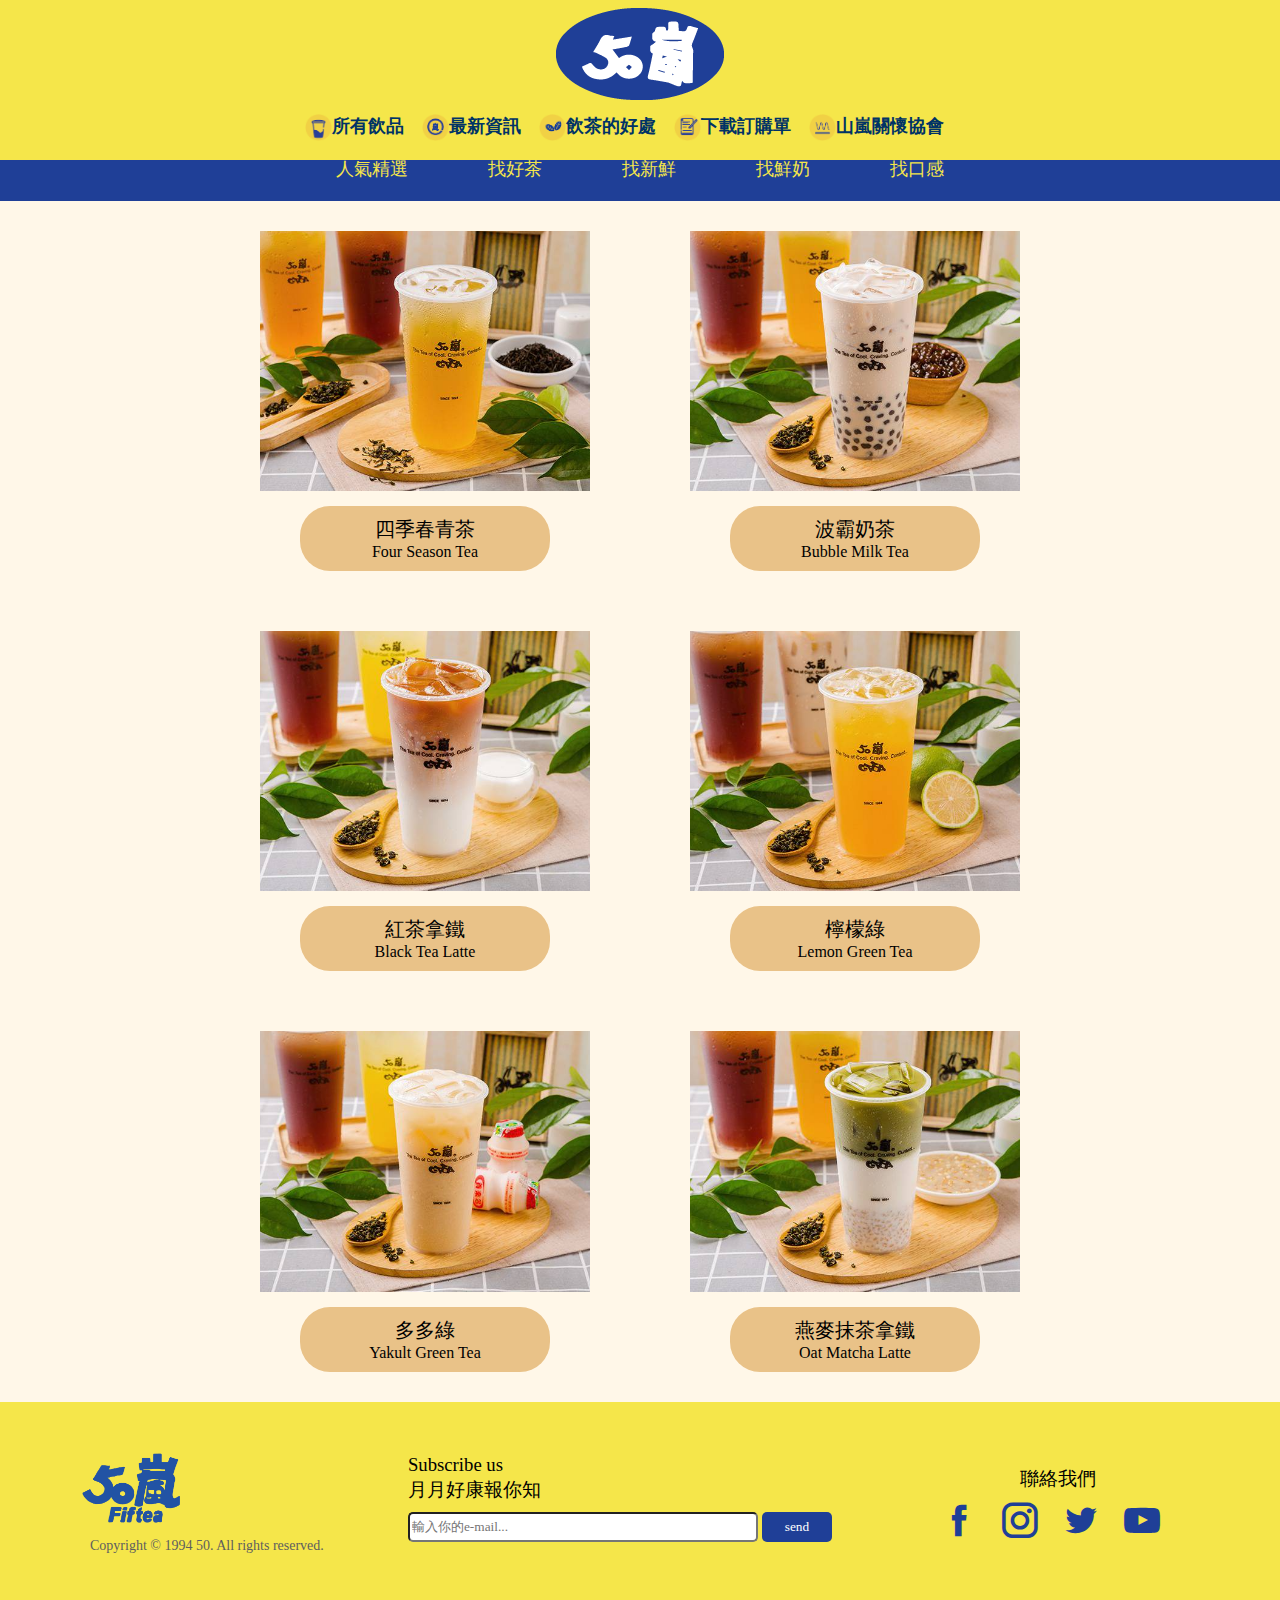
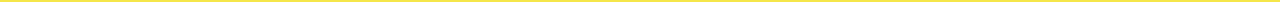
<file: page2.html>
<!DOCTYPE html>
<html lang="en">
    <head>
        <meta charset="UTF-8" />
        <meta name="viewport" content="width=device-width, initial-scale=1.0" />
        <link rel="stylesheet" href="style/page2.css" />

        <link rel="stylesheet" type="text/css" href="other\icofont\icofont.min.css" />
        
        <script src="https://code.jquery.com/jquery-3.5.1.min.js" type="text/javascript"></script>
        

        <title>五十嵐 | 用心製茶 堅持品質</title>
    </head>

    <body>
<header>
        <span class="widddd"></span>
        <a href="J\index.html">
            <img class="logo" src="img\index\50嵐 logo.png" alt="50嵐logo" />
        </a>
        <nav class="nav">
            <span class="nav-menu">&#9776</span>
            <ul class="nav-list">
                <li class="list-item list-item-link">
                    <a href="page2.html" class="list-item-link">
                        <div class="list-icon"><img src="img\nav\nav5.png"></div>所有飲品</a>
            </li>
            <li class="list-item list-item-link">
                <a href="page3.html" class="list-item-link">
                    <div class="list-icon"><img src="img\nav\nav2.png"></div>最新資訊</a>
            </li>  

            <li class="list-item list-item-link">
                <a href="page5.html" class="list-item-link">
                    <div class="list-icon"><img src="img\nav\nav1.png"></div>飲茶的好處</a>
            </li>

                <li class="list-item list-item-link">
                    <a href="other\北區50嵐傳真訂購單(空白).doc" class="list-item-link">
                        <div class="list-icon"><img src="img\nav\nav3.png"></div>下載訂購單</a>
                </li>
                
                <li class="list-item list-item-link">
                    <a href="page4.html" class="list-item-link">
                        <div class="list-icon"><img src="img\nav\nav4.png"></div>山嵐關懷協會</a>
                </li>
                
            </ul>
        </nav>
    </header>
        <div class="block"></div>
        <div class="drinks">
            <span id="tab-1" class="dissa">1</span>
            <span id="tab-2" class="dissa">2</span>
            <span id="tab-3" class="dissa">3</span>
            <span id="tab-4" class="dissa">4</span>
            <span id="tab-5" class="dissa">5</span>
            <div id="tab">
                <ul>
                    <li><a href="#tab-1">人氣精選</a></li>
                    <li><a href="#tab-2">找好茶</a></li>
                    <li><a href="#tab-3">找新鮮</a></li>
                    <li><a href="#tab-4">找鮮奶</a></li>
                    <li><a href="#tab-5">找口感</a></li>
                </ul>

                <div class="tab-content-1">
                    <span class="wrap">
                        <button class="btn popup-btn" list="letmeopen">
                            <img src="img/page2/四季春青茶 Four Season Tea.png" alt="四季春青茶 Four Season Tea" />
                        </button>
                        <div class="name">
                            <p>四季春青茶</p>
                            <p class="enname">Four Season Tea</p>
                        </div>
                    </span>
                    <div class="popup-wrap" id="letmeopen">
                        <div class="popup-box transform-out">
                            <div class="popcontent">
                                <h2>四季春青茶<br />Four Season Tea</h2>
                                <h2 class="price">$25/$30</h2>
                                <br />
                                <h3 class="descripe">香氣高雅略帶花香，止渴生津神清氣爽，質甘味美口感喉韻極佳。</h3>
                                <br />
                                <h3 class="descripe">熱量: 120大卡</h3>
                                <br />
                                <div class="popicon">
                                    <img src="img/page2/icon_M.png" alt="icon_M" />
                                    <img src="img/page2/icon_L.png" alt="icon_L" />
                                    <img src="img/page2/icon_ice.png" alt="icon_ice" />
                                    <img src="img/page2/icon_hot.png" alt="icon_hot" />
                                </div>
                                <button class="close-btn popup-close">x</button>
                            </div>
                        </div>
                    </div>
                    <span class="wrap"
                        ><button class="btn popup-btn" list="letmeopen2">
                            <img src="img/page2/波霸奶茶 Bubble Milk Tea.png" alt="波霸奶茶 Bubble Milk Tea" />
                        </button>
                        <div class="name">
                            <p>波霸奶茶</p>
                            <p class="enname">Bubble Milk Tea</p>
                        </div>
                    </span>
                    <div class="popup-wrap" id="letmeopen2">
                        <div class="popup-box transform-out">
                            <div class="popcontent">
                                <h2>波霸奶茶<br />Bubble Milk Tea</h2>
                                <h2 class="price">$30/$45</h2>
                                <br />
                                <h3 class="descripe">
                                    新鮮慢火燉煮出的波霸珍珠，搭配順滑香純的林鳳營鮮乳，軟中帶Q，忍不住一再回味。
                                </h3>
                                <br />
                                <h3 class="descripe">熱量: 333大卡</h3>
                                <br />
                                <div class="popicon">
                                    <img src="img/page2/icon_M.png" alt="icon_M" />
                                    <img src="img/page2/icon_L.png" alt="icon_L" />
                                    <img src="img/page2/icon_ice.png" alt="icon_ice" />
                                    <img src="img/page2/icon_hot.png" alt="icon_hot" />
                                </div>
                                <button class="close-btn popup-close">x</button>
                            </div>
                        </div>
                    </div>
                    <span class="wrap">
                        <button class="btn popup-btn" list="letmeopen3">
                            <img src="img/page2/紅茶拿鐵 Black Tea Latte.png" alt="紅茶拿鐵 Black Tea Latte" />
                        </button>
                        <div class="name">
                            <p>紅茶拿鐵</p>
                            <p class="enname">Black Tea Latte</p>
                        </div>
                    </span>
                    <div class="popup-wrap" id="letmeopen3">
                        <div class="popup-box transform-out">
                            <div class="popcontent">
                                <h2>紅茶拿鐵<br />Black Tea Latte</h2>
                                <h2 class="price">$40/$55</h2>
                                <br />
                                <h3 class="descripe">
                                    錫蘭紅茶有著深遠而微強的香味搭配林鳳營鮮乳，完美的比例滿足您的味蕾。
                                </h3>
                                <br />
                                <h3 class="descripe">熱量: 230大卡</h3>
                                <br />
                                <div class="popicon">
                                    <img src="img/page2/icon_M.png" alt="icon_M" />
                                    <img src="img/page2/icon_L.png" alt="icon_L" />
                                    <img src="img/page2/icon_ice.png" alt="icon_ice" />
                                    <img src="img/page2/icon_hot.png" alt="icon_hot" />
                                </div>
                                <button class="close-btn popup-close">x</button>
                            </div>
                        </div>
                    </div>
                    <span class="wrap"
                        ><button class="btn popup-btn" list="letmeopen4">
                            <img src="img/page2/檸檬綠 Lemon Green Tea.png" alt="檸檬綠 Lemon Green Tea" />
                        </button>
                        <div class="name">
                            <p>檸檬綠</p>
                            <p class="enname">Lemon Green Tea</p>
                        </div>
                    </span>
                    <div class="popup-wrap" id="letmeopen4">
                        <div class="popup-box transform-out">
                            <div class="popcontent">
                                <h2>檸檬綠<br />Lemon Green Tea</h2>
                                <h2 class="price">$30/$45</h2>
                                <br />
                                <h3 class="descripe">新鮮現榨的檸檬汁，融入精心烘焙的綠茶中，茶位與酸甜味相撫相成。</h3>
                                <br />
                                <h3 class="descripe">熱量: 140大卡</h3>
                                <br />
                                <div class="popicon">
                                    <img src="img/page2/icon_M.png" alt="icon_M" />
                                    <img src="img/page2/icon_L.png" alt="icon_L" />
                                    <img src="img/page2/icon_ice.png" alt="icon_ice" />
                                    <img src="img/page2/icon_hot.png" alt="icon_hot" />
                                </div>
                                <button class="close-btn popup-close">x</button>
                            </div>
                        </div>
                    </div>
                    <span class="wrap"
                        ><button class="btn popup-btn" list="letmeopen5">
                            <img src="img/page2/多多綠 Yakult Green Tea.png" alt="多多綠 Yakult Green Tea" />
                        </button>
                        <div class="name">
                            <p>多多綠</p>
                            <p class="enname">Yakult Green Tea</p>
                        </div>
                    </span>
                    <div class="popup-wrap" id="letmeopen5">
                        <div class="popup-box transform-out">
                            <div class="popcontent">
                                <h2>多多綠<br />Yakult Green Tea</h2>
                                <h2 class="price">$30/$45</h2>
                                <br />
                                <h3 class="descripe">
                                    養樂多多加上50嵐當日現做的冰鎮綠茶，完美調製的比例，清爽又香甜。
                                </h3>
                                <br />
                                <h3 class="descripe">熱量: 200大卡</h3>
                                <br />
                                <div class="popicon">
                                    <img src="img/page2/icon_M.png" alt="icon_M" />
                                    <img src="img/page2/icon_L.png" alt="icon_L" />
                                    <img src="img/page2/icon_ice.png" alt="icon_ice" />
                                    <img src="img/page2/icon_hot.png" alt="icon_hot" />
                                </div>
                                <button class="close-btn popup-close">x</button>
                            </div>
                        </div>
                    </div>
                    <span class="wrap"
                        ><button class="btn popup-btn" list="letmeopen6">
                            <img src="img/page2/燕麥抹茶拿鐵 Oat Matcha Latte.png" alt="燕麥抹茶拿鐵 Oat Matcha Latte" />
                        </button>
                        <div class="name">
                            <p>燕麥抹茶拿鐵</p>
                            <p class="enname">Oat Matcha Latte</p>
                        </div>
                    </span>
                    <div class="popup-wrap" id="letmeopen6">
                        <div class="popup-box transform-out">
                            <div class="popcontent">
                                <h2>燕麥抹茶拿鐵<br />Matcha Latte</h2>
                                <h2 class="price">$55/$65</h2>
                                <br />
                                <h3 class="descripe">
                                    使用澳洲進口燕麥，搭配上抹茶的甘甜加上濃郁的牛奶，多種層次讓人欲罷不能
                                </h3>
                                <br />
                                <h3 class="descripe">熱量: 340大卡</h3>
                                <br />
                                <div class="popicon">
                                    <img src="img/page2/icon_M.png" alt="icon_M" />
                                    <img src="img/page2/icon_L.png" alt="icon_L" />
                                    <img src="img/page2/icon_ice.png" alt="icon_ice" />
                                    <img src="img/page2/icon_hot.png" alt="icon_hot" />
                                </div>
                                <button class="close-btn popup-close">x</button>
                            </div>
                        </div>
                    </div>
                </div>
                <div class="tab-content-2">
                    <span
                        ><a><img src="img/page2/阿薩姆紅茶 Assam Black Tea.png" alt="阿薩姆紅茶 Assam Black Tea" /></a>
                        <div class="name">
                            <p>阿薩姆紅茶</p>
                            <p class="enname">Assam Black Tea</p>
                        </div>
                    </span>
                    <span
                        ><a><img src="img/page2/波霸紅 Bubble Black Tea.png" alt="波霸紅 Bubble Black Tea" /></a>
                        <div class="name">
                            <p>波霸紅</p>
                            <p class="enname">Bubble Black Tea</p>
                        </div>
                    </span>
                    <span
                        ><a><img src="img/page2/波霸綠 Bubble Green Tea.png" alt="波霸綠 Bubble Green Tea" /></a>
                        <div class="name">
                            <p>波霸綠</p>
                            <p class="enname">Bubble Green Tea</p>
                        </div>
                    </span>
                    <span
                        ><a><img src="img/page2/黃金烏龍 Oolong Tea.png" alt="黃金烏龍 Oolong Tea" /></a>
                        <div class="name">
                            <p>黃金烏龍</p>
                            <p class="enname">Oolong Tea</p>
                        </div>
                    </span>
                    <span
                        ><a><img src="img/page2/茉莉綠茶 Jasmine Green Tea.png" alt="茉莉綠茶 Jasmine Green Tea" /></a>
                        <div class="name">
                            <p>茉莉綠茶</p>
                            <p class="enname">Jasmine Green Tea</p>
                        </div>
                    </span>
                    <span
                        ><a><img src="img/page2/多多綠 Yakult Green Tea.png" alt="多多綠 Yakult Green Tea" /></a>
                        <div class="name">
                            <p>多多綠</p>
                            <p class="enname">Yakult Green Tea</p>
                        </div>
                    </span>
                </div>
                <div class="tab-content-3">
                    <span
                        ><a><img src="img/page2/檸檬汁 Lemon Juice.png" alt="檸檬汁 Lemon Juice " /></a>
                        <div class="name">
                            <p>檸檬汁</p>
                            <p class="enname">Lemon Juice</p>
                        </div>
                    </span>
                    <span
                        ><a><img src="img/page2/檸檬綠 Lemon Green Tea.png" alt="檸檬綠 Lemon Green Tea" /></a>
                        <div class="name">
                            <p>檸檬綠</p>
                            <p class="enname">Lemon Green Tea</p>
                        </div>
                    </span>
                    <span
                        ><a><img src="img/page2/檸檬紅 Lemon Black Tea.png" alt="檸檬紅 Lemon Black Tea" /></a>
                        <div class="name">
                            <p>檸檬紅</p>
                            <p class="enname">Lemon Black Tea</p>
                        </div>
                    </span>
                    <span
                        ><a><img src="img/page2/葡萄柚汁 Grapefruits Juice.png" alt="葡萄柚汁 Grapefruits Juice" /></a>
                        <div class="name">
                            <p>葡萄柚汁</p>
                            <p class="enname">Grapefruits Juice</p>
                        </div>
                    </span>
                    <span
                        ><a
                            ><img
                                src="img/page2/葡萄柚多多 Grapefruits Yakult Juice.png"
                                alt="葡萄柚多多 Grapefruits Yakult Juice"
                        /></a>
                        <div class="name">
                            <p>葡萄柚多多</p>
                            <p class="enname">Grapefruits Yakult Juice</p>
                        </div>
                    </span>
                    <span
                        ><a><img src="img/page2/旺來紅 Pineapple Black Tea.png" alt="旺來紅 Pineapple Black Tea" /></a>
                        <div class="name">
                            <p>旺來紅</p>
                            <p class="enname">Pineapple Black Tea</p>
                        </div>
                    </span>
                    <span
                        ><a
                            ><img src="img/page2/旺來青 Pineapple Four Season Tea.png" alt="旺來青 Pineapple Four Season Tea"
                        /></a>
                        <div class="name">
                            <p>旺來青</p>
                            <p class="enname">Pineapple Four Season Tea</p>
                        </div>
                    </span>
                    <span
                        ><a><img src="img/page2/金桔檸檬 Kumquat Lemon Juice.png" alt="金桔檸檬 Kumquat Lemon Juice" /></a>
                        <div class="name">
                            <p>金桔檸檬</p>
                            <p class="enname">Kumquat Lemon Juice</p>
                        </div>
                    </span>
                    <span
                        ><a><img src="img/page2/多多綠 Yakult Green Tea.png" alt="多多綠 Yakult Green Tea" /></a>
                        <div class="name">
                            <p>多多綠</p>
                            <p class="enname">Yakult Green Tea</p>
                        </div>
                    </span>
                </div>
                <div class="tab-content-4">
                    <span
                        ><a><img src="img/page2/紅茶拿鐵 Black Tea Latte.png" alt="紅茶拿鐵 Black Tea Latte" /></a>
                        <div class="name">
                            <p>紅茶拿鐵</p>
                            <p class="enname">Black Tea Latte</p>
                        </div>
                    </span>
                    <span
                        ><a><img src="img/page2/綠茶拿鐵 Green Tea Latte.png" alt="綠茶拿鐵 Green Tea Latte" /></a>
                        <div class="name">
                            <p>綠茶拿鐵</p>
                            <p class="enname">Green Tea Latte</p>
                        </div>
                    </span>
                    <span
                        ><a><img src="img/page2/綠茶拿鐵 Green Tea Latte.png" alt="烏龍拿鐵 Oolong Tea Latte" /></a>
                        <div class="name">
                            <p>烏龍拿鐵</p>
                            <p class="enname">Oolong Tea Latte</p>
                        </div>
                    </span>
                    <span
                        ><a><img src="img/page2/阿華田拿鐵 Ovaltine Latte.png" alt="阿華田拿鐵 Ovaltine Latte" /></a>
                        <div class="name">
                            <p>阿華田拿鐵</p>
                            <p class="enname">Ovaltine Latte</p>
                        </div>
                    </span>
                    <span
                        ><a><img src="img/page2/燕麥抹茶拿鐵 Oat Matcha Latte.png" alt="燕麥抹茶拿鐵 Oat Matcha Latte" /></a>
                        <div class="name">
                            <p>燕麥抹茶拿鐵</p>
                            <p class="enname">Oat Matcha Latte</p>
                        </div>
                    </span>
                    <span
                        ><a
                            ><img src="img/page2/燕麥紅茶拿鐵 Oat Black Tea Latte.png" alt="燕麥紅茶拿鐵 Oat Black Tea Latte"
                        /></a>
                        <div class="name">
                            <p>燕麥紅茶拿鐵</p>
                            <p class="enname">Oat Black Tea Latte</p>
                        </div>
                    </span>
                    <span
                        ><a
                            ><img src="img/page2/紅茶瑪奇朵 Black Tea Macchiato.png" alt="紅茶瑪奇朵 Black Tea Macchiato"
                        /></a>
                        <div class="name">
                            <p>紅茶瑪奇朵</p>
                            <p class="enname">Black Tea Macchiato</p>
                        </div>
                    </span>
                    <span
                        ><a
                            ><img src="img/page2/綠茶瑪奇朵 Green Tea Macchiato.png" alt="綠茶瑪奇朵 Green Tea Macchiato"
                        /></a>
                        <div class="name">
                            <p>綠茶瑪奇朵</p>
                            <p class="enname">Green Tea Macchiato</p>
                        </div>
                    </span>
                    <span
                        ><a
                            ><img src="img/page2/綠茶瑪奇朵 Green Tea Macchiato.png" alt="烏龍瑪奇朵 Oolong Tea Macchiato"
                        /></a>
                        <div class="name">
                            <p>烏龍瑪奇朵</p>
                            <p class="enname">Oolong Tea Macchiato</p>
                        </div>
                    </span>
                </div>
                <div class="tab-content-5">
                    <span
                        ><a
                            ><img src="img/page2/冰淇淋紅茶 Ice Cream Black Tea.png" alt="冰淇淋紅茶 Ice Cream Black Tea"
                        /></a>
                        <div class="name">
                            <p>冰淇淋紅茶</p>
                            <p class="enname">Ice Cream Black Tea</p>
                        </div>
                    </span>
                    <span
                        ><a><img src="img/page2/布丁奶茶 Pudding Milk Tea.png" alt="布丁奶茶 Pudding Milk Tea" /></a>
                        <div class="name">
                            <p>布丁奶茶</p>
                            <p class="enname">Pudding Milk Tea</p>
                        </div>
                    </span>
                    <span
                        ><a
                            ><img src="img/page2/珍珠奶茶 Smaller Bubble Milk Tea.png" alt="珍珠奶茶 Smaller Bubble Milk Tea"
                        /></a>
                        <div class="name">
                            <p>珍珠奶茶</p>
                            <p class="enname">Smaller Bubble Milk Tea</p>
                        </div>
                    </span>
                    <span
                        ><a><img src="img/page2/波霸奶茶 Bubble Milk Tea.png" alt="波霸奶茶 Bubble Milk Tea" /></a>
                        <div class="name">
                            <p>波霸奶茶</p>
                            <p class="enname">Bubble Milk Tea</p>
                        </div>
                    </span>
                    <span
                        ><a><img src="img/page2/波霸紅 Bubble Black Tea.png" alt="波霸紅 Bubble Black Tea" /></a>
                        <div class="name">
                            <p>波霸紅</p>
                            <p class="enname">Bubble Black Tea</p>
                        </div>
                    </span>
                    <span
                        ><a><img src="img/page2/波霸綠 Bubble Green Tea.png" alt="波霸綠 Bubble Green Tea" /></a>
                        <div class="name">
                            <p>波霸綠</p>
                            <p class="enname">Bubble Green Tea</p>
                        </div>
                    </span>
                </div>
            </div>
        </div>

        <footer>
            <div class="footer-left">
                <img src="img/page2/底下50嵐logo.png" alt="底下50嵐logo" />
                <p class="copyright">Copyright © 1994 50. All rights reserved.</p>
            </div>
            <div class="footer-center">
                <h3>Subscribe us <br />月月好康報你知</h3>
                <div class="mail">
                    <input
                        type="email"
                        id="email"
                        pattern=".+@globex.com"
                        placeholder="輸入你的e-mail..."
                        pattern=".+@beststartupever.com"
                        required
                    />
                    <button type="button" class="send">send</button>
                </div>
            </div>
            <div class="footer-right">
                <h3>聯絡我們</h3>
                <div class="icofont">
                    <a href="https://www.facebook.com/pages/50%E5%B5%90/121253851279814"
                        ><i class="icofont-facebook"></i
                    ></a>
                    <a href="https://www.instagram.com/explore/locations/529718445/taiwan/taichung-taiwan/50/"
                        ><i class="icofont-instagram"></i
                    ></a>
                    <a href="#"><i class="icofont-twitter"></i></a>
                    <a href="#"><i class="icofont-youtube-play"></i></a>
                </div>
            </div>
        </footer>
    </body>
    
    <script src="js\list.js" type="text/javascript"></script>
    <script src="js\hongwei.js" type="text/javascript"></script>
</html>
</file>
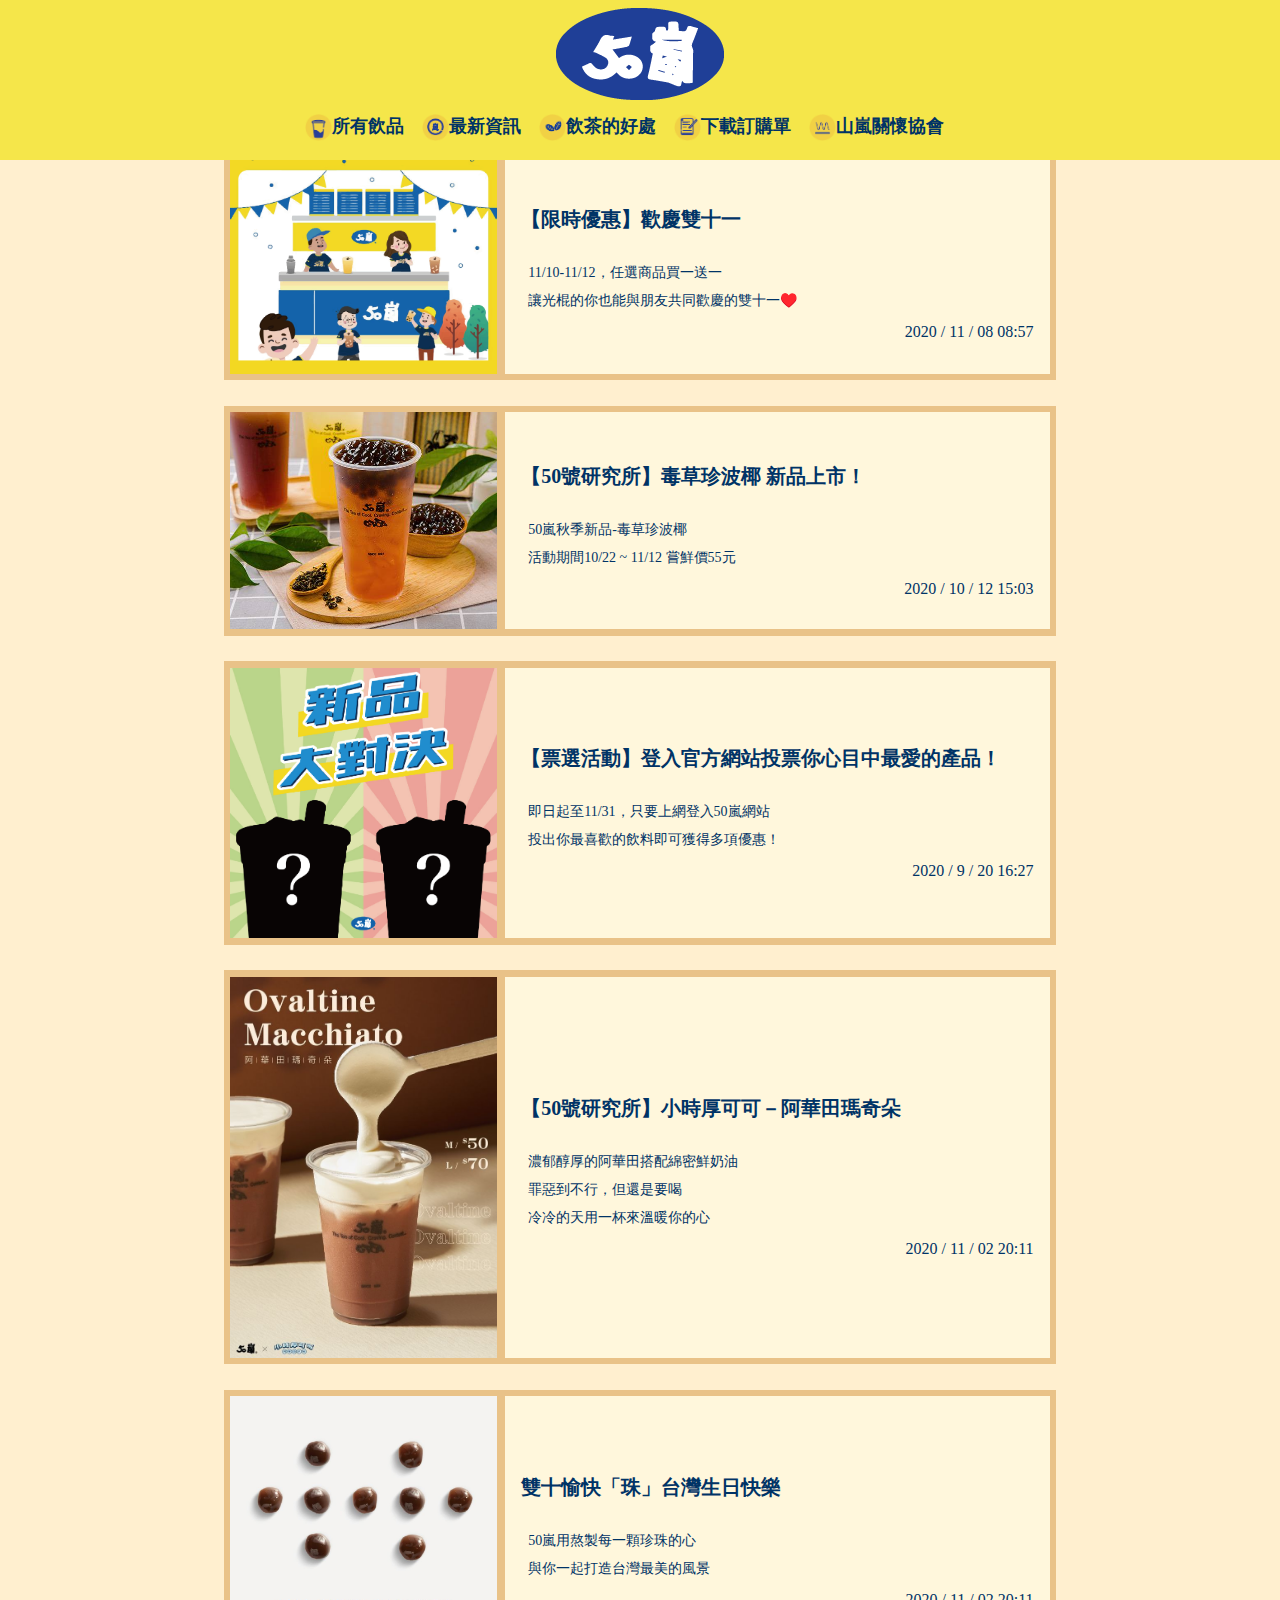
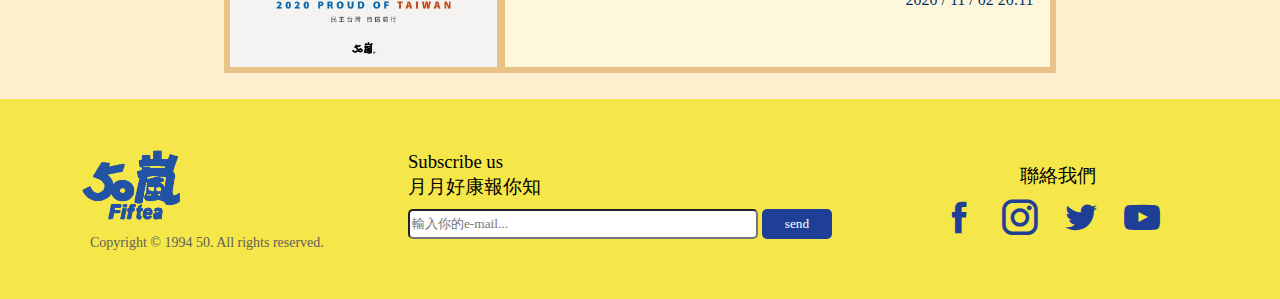
<file: page3.html>
<!DOCTYPE html>
<html lang="en">
<head>
    <meta charset="UTF-8">
    <meta name="viewport" content="width=device-width, initial-scale=1.0">
    <link rel="stylesheet" href="style\page3.css">

    <link rel="stylesheet" type="text/css" href="other\icofont\icofont.min.css" />

    <script src="https://code.jquery.com/jquery-3.5.1.min.js" type="text/javascript"></script>
    
    <title>五十嵐 | 用心製茶 堅持品質</title>
</head>
<body>
    
    <header>
        <span class="widddd"></span>
        <a href="J\index.html">
            <img class="logo" src="img\index\50嵐 logo.png" alt="50嵐logo" />
        </a>
        <nav class="nav">
            <span class="nav-menu">&#9776</span>
            <ul class="nav-list">
                <li class="list-item list-item-link">
                    <a href="page2.html" class="list-item-link">
                        <div class="list-icon"><img src="img\nav\nav5.png"></div>所有飲品</a>
            </li>
            <li class="list-item list-item-link">
                <a href="page3.html" class="list-item-link">
                    <div class="list-icon"><img src="img\nav\nav2.png"></div>最新資訊</a>
            </li>  

            <li class="list-item list-item-link">
                <a href="page5.html" class="list-item-link">
                    <div class="list-icon"><img src="img\nav\nav1.png"></div>飲茶的好處</a>
            </li>

                <li class="list-item list-item-link">
                    <a href="other\北區50嵐傳真訂購單(空白).doc" class="list-item-link">
                        <div class="list-icon"><img src="img\nav\nav3.png"></div>下載訂購單</a>
                </li>
                
                <li class="list-item list-item-link">
                    <a href="page4.html" class="list-item-link">
                        <div class="list-icon"><img src="img\nav\nav4.png"></div>山嵐關懷協會</a>
                </li>
                
            </ul>
        </nav>
    </header>
    <div class="block"></div>
    <main>

        <div class="news">
            <div class="picArea">
                <span>
                    <a>
                        <img src="img\page3\pic1.png" alt="">
                    </a>
                    </span>
            </div>
            <div class="word">
                <!-- title -->
                <h1 class="title">
                    【限時優惠】歡慶雙十一
                </h1>

                <!-- content -->
                <p class="article">
                    11/10-11/12，任選商品買一送一<br>
                    讓光棍的你也能與朋友共同歡慶的雙十一♥️
                </p>

                <!-- time -->
                <p class="data">
                    2020 / 11 / 08 08:57
                </p>
            </div>

        </div>

        <div class="news">
            <div class="picArea">
                <span>
                    <a>
                        <img src="img\page3\pic2.png" alt="yee">
                    </a>
                </span>
            </div>
            <div class="word">
                <!-- title -->
                <h1 class="title">
                    【50號研究所】毒草珍波椰 新品上市！
                </h1>

                <!-- content -->
                <p class="article">
                    50嵐秋季新品-毒草珍波椰<br>
                    活動期間10/22 ~ 11/12 嘗鮮價55元 
                </p>

                <!-- time -->
                <p class="data">
                    2020 / 10 / 12 15:03
                </p>
            </div>

        </div>

        <div class="news">
            <div class="picArea">
                <span>
                    <a>
                        <img src="img\page3\pic3.png" alt="yee">
                    </a>
                </span>
            </div>
            <div class="word">
                <!-- title -->
                <h1 class="title">
                    【票選活動】登入官方網站投票你心目中最愛的產品！
                </h1>

                <!-- content -->
                <p class="article">
                    即日起至11/31，只要上網登入50嵐網站<br>
                    投出你最喜歡的飲料即可獲得多項優惠！
                </p>

                <!-- time -->
                <p class="data">
                    2020 / 9 / 20 16:27
                </p>
            </div>

        </div>

        <div class="news">
            <div class="picArea">
                <span>
                    <a>
                        <img src="img\page3\pic4.jpg" alt="yee">
                    </a>
                </span>
            </div>
            <div class="word">
                <!-- title -->
                <h1 class="title">
                    【50號研究所】小時厚可可－阿華田瑪奇朵
                </h1>
                <!-- content -->
                <p class="article">
                    濃郁醇厚的阿華田搭配綿密鮮奶油<br>
                    罪惡到不行，但還是要喝<br>
                    冷冷的天用一杯來溫暖你的心<br>
                </p>

                <!-- time -->
                <p class="data">
                    2020 / 11 / 02 20:11
                </p>
            </div>

        </div>

        <div class="news">
            <div class="picArea">
                <span>
                    <a>
                        <img src="img\page3\pic5.jpg" alt="yee">
                    </a>
                </span>
            </div>
            <div class="word">
                <!-- title -->
                <h1 class="title">
                    雙十愉快「珠」台灣生日快樂
                </h1>
                <!-- content -->
                <p class="article">
                    50嵐用熬製每一顆珍珠的心<br>
                    與你一起打造台灣最美的風景
                </p>

                <!-- time -->
                <p class="data">
                    2020 / 11 / 02 20:11
                </p>
            </div>

        </div>

    </main>

    <footer>
        <div class="footer-left">
            <img src="img/page2/底下50嵐logo.png" alt="底下50嵐logo" />
            <p class="copyright">Copyright © 1994 50. All rights reserved.</p>
        </div>
        <div class="footer-center">
            <h3>Subscribe us <br />月月好康報你知</h3>
            <div class="mail">
                <input
                    type="email"
                    id="email"
                    pattern=".+@globex.com"
                    placeholder="輸入你的e-mail..."
                    pattern=".+@beststartupever.com"
                    required
                />
                <button type="button" class="send">send</button>
            </div>
        </div>
        <div class="footer-right">
            <h3>聯絡我們</h3>
            <div class="icofont">
                <a href="https://www.facebook.com/pages/50%E5%B5%90/121253851279814"
                    ><i class="icofont-facebook"></i
                ></a>
                <a href="https://www.instagram.com/explore/locations/529718445/taiwan/taichung-taiwan/50/"
                    ><i class="icofont-instagram"></i
                ></a>
                <a href="#"><i class="icofont-twitter"></i></a>
                <a href="#"><i class="icofont-youtube-play"></i></a>
            </div>
        </div>
    </footer>
</body>

<script src="js\list.js" type="text/javascript"></script>
<script src="js\hongwei.js" type="text/javascript"></script>
</html>
</file>
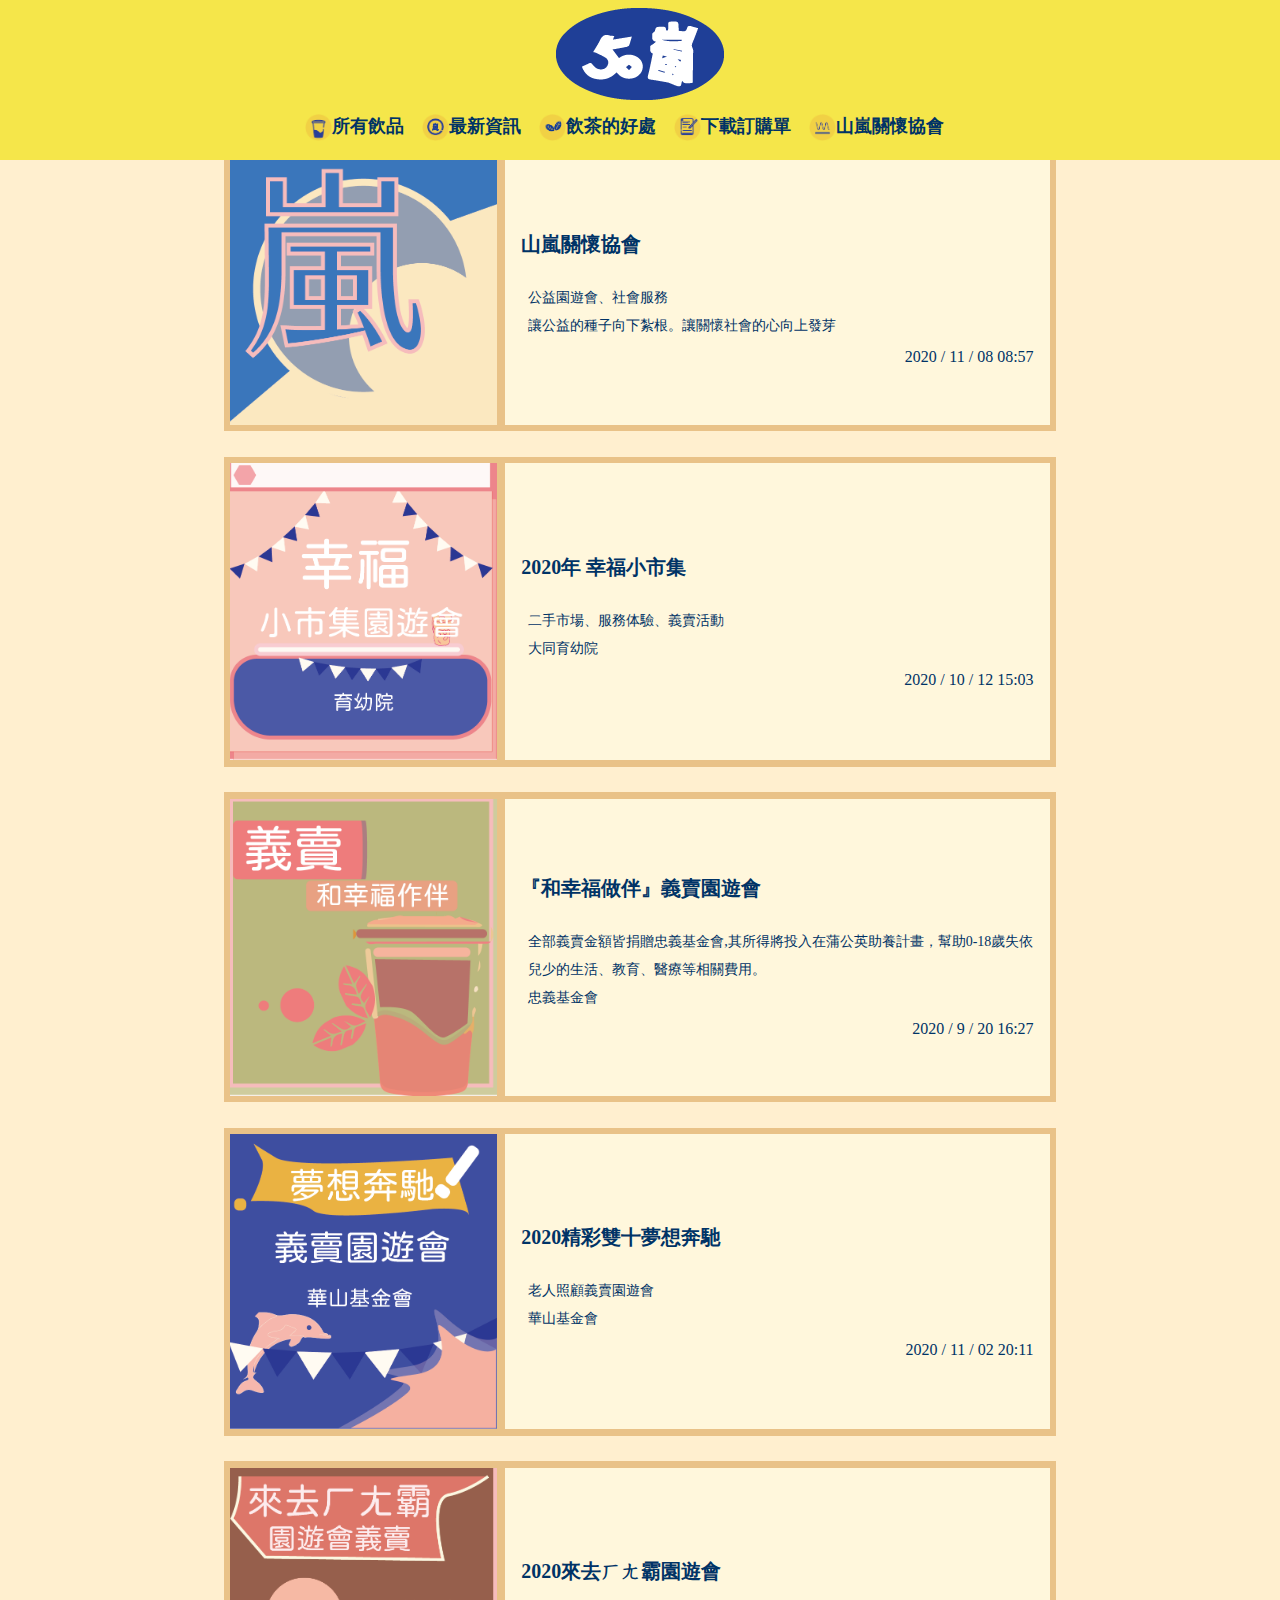
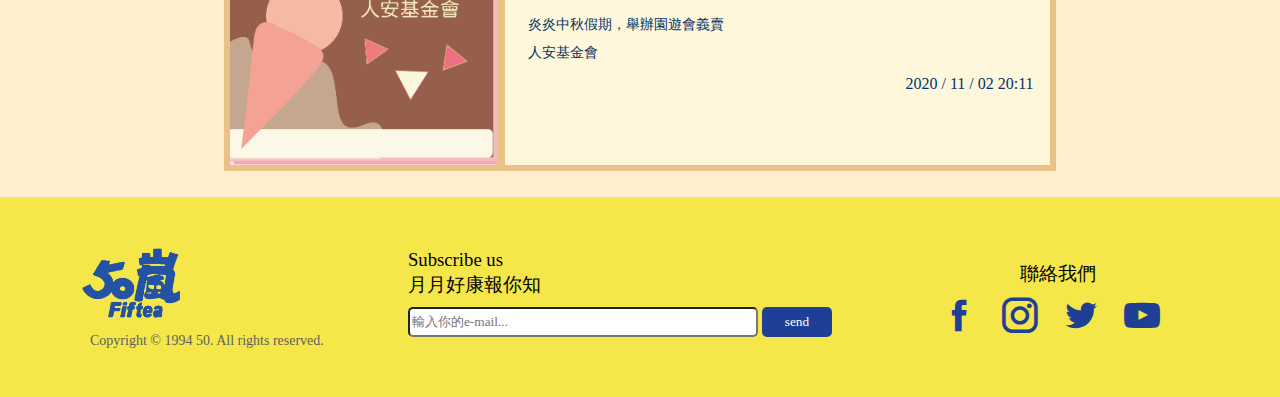
<file: page4.html>
<!DOCTYPE html>
<html lang="en">
<head>
    <meta charset="UTF-8">
    <meta name="viewport" content="width=device-width, initial-scale=1.0">
    <link rel="stylesheet" href="style\page3.css">
    <link rel="stylesheet" type="text/css" href="other\icofont\icofont.min.css" />
    <script src="https://code.jquery.com/jquery-3.5.1.min.js" type="text/javascript"></script>
    
    <title>五十嵐 | 用心製茶 堅持品質</title>
</head>
<body>
    
    <header>
        <span class="widddd"></span>
        <a href="J\index.html">
            <img class="logo" src="img\index\50嵐 logo.png" alt="50嵐logo" />
        </a>
        <nav class="nav">
            <span class="nav-menu">&#9776</span>
            <ul class="nav-list">
                <li class="list-item list-item-link">
                    <a href="page2.html" class="list-item-link">
                        <div class="list-icon"><img src="img\nav\nav5.png"></div>所有飲品</a>
            </li>
            <li class="list-item list-item-link">
                <a href="page3.html" class="list-item-link">
                    <div class="list-icon"><img src="img\nav\nav2.png"></div>最新資訊</a>
            </li>  

            <li class="list-item list-item-link">
                <a href="page5.html" class="list-item-link">
                    <div class="list-icon"><img src="img\nav\nav1.png"></div>飲茶的好處</a>
            </li>

                <li class="list-item list-item-link">
                    <a href="other\北區50嵐傳真訂購單(空白).doc" class="list-item-link">
                        <div class="list-icon"><img src="img\nav\nav3.png"></div>下載訂購單</a>
                </li>
                
                <li class="list-item list-item-link">
                    <a href="page4.html" class="list-item-link">
                        <div class="list-icon"><img src="img\nav\nav4.png"></div>山嵐關懷協會</a>
                </li>
                
            </ul>
        </nav>
    </header>
    <div class="block"></div>
    <main>

        <div class="news">
            <div class="picArea">
                <span>
                    <a>
                        <img src="img\page4\picc1.png" alt="">
                    </a>
                    </span>
            </div>
            <div class="word">
                <!-- title -->
                <h1 class="title">
                    山嵐關懷協會
                </h1>

                <!-- content -->
                <p class="article">
                    公益園遊會、社會服務<br>
                    讓公益的種子向下紮根。讓關懷社會的心向上發芽
                </p>

                <!-- time -->
                <p class="data">
                    2020 / 11 / 08 08:57
                </p>
            </div>

        </div>

        <div class="news">
            <div class="picArea">
                <span>
                    <a>
                        <img src="img\page4\picc2.png" alt="yee">
                    </a>
                </span>
            </div>
            <div class="word">
                <!-- title -->
                <h1 class="title">
                    2020年 幸福小市集
                </h1>

                <!-- content -->
                <p class="article">
                    二手市場、服務体驗、義賣活動<br>
                    大同育幼院
                </p>

                <!-- time -->
                <p class="data">
                    2020 / 10 / 12 15:03
                </p>
            </div>

        </div>

        <div class="news">
            <div class="picArea">
                <span>
                    <a>
                        <img src="img\page4\picc3.png" alt="yee">
                    </a>
                </span>
            </div>
            <div class="word">
                <!-- title -->
                <h1 class="title">
                    『和幸福做伴』義賣園遊會
                </h1>

                <!-- content -->
                <p class="article">
                    全部義賣金額皆捐贈忠義基金會,其所得將投入在蒲公英助養計畫，幫助0-18歲失依兒少的生活、教育、醫療等相關費用。<br>
                    忠義基金會
                </p>

                <!-- time -->
                <p class="data">
                    2020 / 9 / 20 16:27
                </p>
            </div>

        </div>

        <div class="news">
            <div class="picArea">
                <span>
                    <a>
                        <img src="img\page4\picc4.png" alt="yee">
                    </a>
                </span>
            </div>
            <div class="word">
                <!-- title -->
                <h1 class="title">
                    2020精彩雙十夢想奔馳
                </h1>

                <!-- content -->
                <p class="article">
                    老人照顧義賣園遊會<br>
                    華山基金會

                </p>

                <!-- time -->
                <p class="data">
                    2020 / 11 / 02 20:11
                </p>
            </div>

        </div>

        <div class="news">
            <div class="picArea">
                <span>
                    <a>
                        <img src="img\page4\picc5.png" alt="yee">
                    </a>
                </span>
            </div>
            <div class="word">
                <!-- title -->
                <h1 class="title">
                    2020來去ㄏㄤ霸園遊會
                </h1>
                <!-- content -->
                <p class="article">
                    炎炎中秋假期，舉辦園遊會義賣<br>
                    人安基金會
                </p>

                <!-- time -->
                <p class="data">
                    2020 / 11 / 02 20:11
                </p>
            </div>

        </div>

    </main>

    <footer>
        <div class="footer-left">
            <img src="img/page2/底下50嵐logo.png" alt="底下50嵐logo" />
            <p class="copyright">Copyright © 1994 50. All rights reserved.</p>
        </div>
        <div class="footer-center">
            <h3>Subscribe us <br />月月好康報你知</h3>
            <div class="mail">
                <input
                    type="email"
                    id="email"
                    pattern=".+@globex.com"
                    placeholder="輸入你的e-mail..."
                    pattern=".+@beststartupever.com"
                    required
                />
                <button type="button" class="send">send</button>
            </div>
        </div>
        <div class="footer-right">
            <h3>聯絡我們</h3>
            <div class="icofont">
                <a href="https://www.facebook.com/pages/50%E5%B5%90/121253851279814"
                    ><i class="icofont-facebook"></i
                ></a>
                <a href="https://www.instagram.com/explore/locations/529718445/taiwan/taichung-taiwan/50/"
                    ><i class="icofont-instagram"></i
                ></a>
                <a href="#"><i class="icofont-twitter"></i></a>
                <a href="#"><i class="icofont-youtube-play"></i></a>
            </div>
        </div>
    </footer>
</body>

<script src="js\list.js" type="text/javascript"></script>
<script src="js\hongwei.js" type="text/javascript"></script>
</html>
</file>
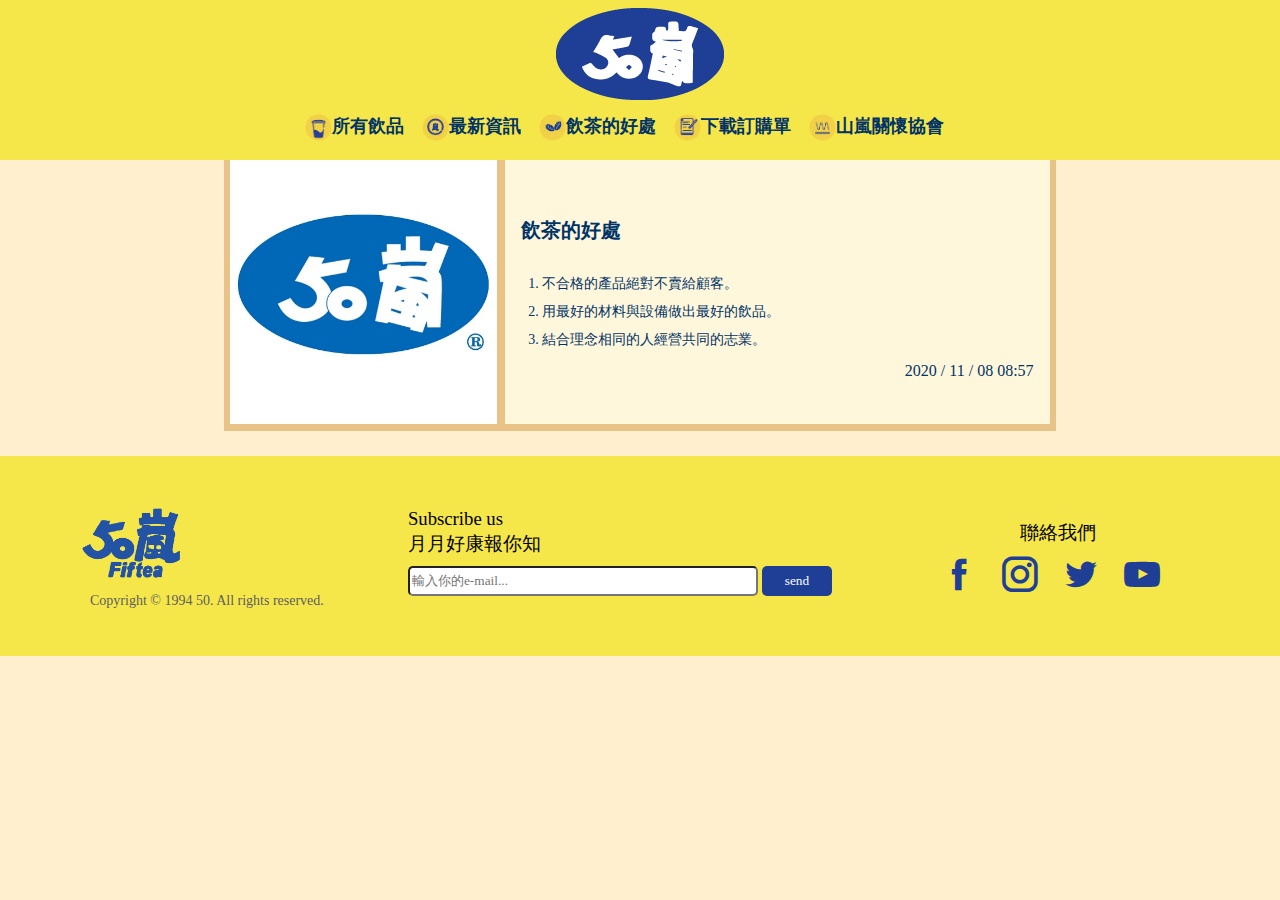
<file: page5.html>
<!DOCTYPE html>
<html lang="en">
<head>
    <meta charset="UTF-8">
    <meta name="viewport" content="width=device-width, initial-scale=1.0">
    <link rel="stylesheet" href="style\page3.css">
    <link rel="stylesheet" type="text/css" href="other\icofont\icofont.min.css" />
    <script src="https://code.jquery.com/jquery-3.5.1.min.js" type="text/javascript"></script>
    
    <title>五十嵐 | 用心製茶 堅持品質</title>
</head>
<body>
    
    <header>
        <span class="widddd"></span>
        <a href="J\index.html">
            <img class="logo" src="img\index\50嵐 logo.png" alt="50嵐logo" />
        </a>
        <nav class="nav">
            <span class="nav-menu">&#9776</span>
            <ul class="nav-list">
                <li class="list-item list-item-link">
                    <a href="page2.html" class="list-item-link">
                        <div class="list-icon"><img src="img\nav\nav5.png"></div>所有飲品</a>
            </li>
            <li class="list-item list-item-link">
                <a href="page3.html" class="list-item-link">
                    <div class="list-icon"><img src="img\nav\nav2.png"></div>最新資訊</a>
            </li>  

            <li class="list-item list-item-link">
                <a href="page5.html" class="list-item-link">
                    <div class="list-icon"><img src="img\nav\nav1.png"></div>飲茶的好處</a>
            </li>

                <li class="list-item list-item-link">
                    <a href="other\北區50嵐傳真訂購單(空白).doc" class="list-item-link">
                        <div class="list-icon"><img src="img\nav\nav3.png"></div>下載訂購單</a>
                </li>
                
                <li class="list-item list-item-link">
                    <a href="page4.html" class="list-item-link">
                        <div class="list-icon"><img src="img\nav\nav4.png"></div>山嵐關懷協會</a>
                </li>
                
            </ul>
        </nav>
    </header>
    <div class="block"></div>
    <main>

        <div class="news">
            <div class="picArea">
                <span>
                    <a>
                        <img src="img\page5\50lan.png" alt="">
                    </a>
                    </span>
            </div>
            <div class="word">
                <!-- title -->
                <h1 class="title">
                    飲茶的好處
                </h1>

                <!-- content -->
                <p class="article">
                    1. 不合格的產品絕對不賣給顧客。<br>
                    2. 用最好的材料與設備做出最好的飲品。<br>
                    3. 結合理念相同的人經營共同的志業。
                </p>

                <!-- time -->
                <p class="data">
                    2020 / 11 / 08 08:57
                </p>
            </div>

        </div>
    </main>

    <footer>
        <div class="footer-left">
            <img src="img/page2/底下50嵐logo.png" alt="底下50嵐logo" />
            <p class="copyright">Copyright © 1994 50. All rights reserved.</p>
        </div>
        <div class="footer-center">
            <h3>Subscribe us <br />月月好康報你知</h3>
            <div class="mail">
                <input
                    type="email"
                    id="email"
                    pattern=".+@globex.com"
                    placeholder="輸入你的e-mail..."
                    pattern=".+@beststartupever.com"
                    required
                />
                <button type="button" class="send">send</button>
            </div>
        </div>
        <div class="footer-right">
            <h3>聯絡我們</h3>
            <div class="icofont">
                <a href="https://www.facebook.com/pages/50%E5%B5%90/121253851279814"
                    ><i class="icofont-facebook"></i
                ></a>
                <a href="https://www.instagram.com/explore/locations/529718445/taiwan/taichung-taiwan/50/"
                    ><i class="icofont-instagram"></i
                ></a>
                <a href="#"><i class="icofont-twitter"></i></a>
                <a href="#"><i class="icofont-youtube-play"></i></a>
            </div>
        </div>
    </footer>
</body>

<script src="js\list.js" type="text/javascript"></script>
<script src="js\hongwei.js" type="text/javascript"></script>
</html>
</file>
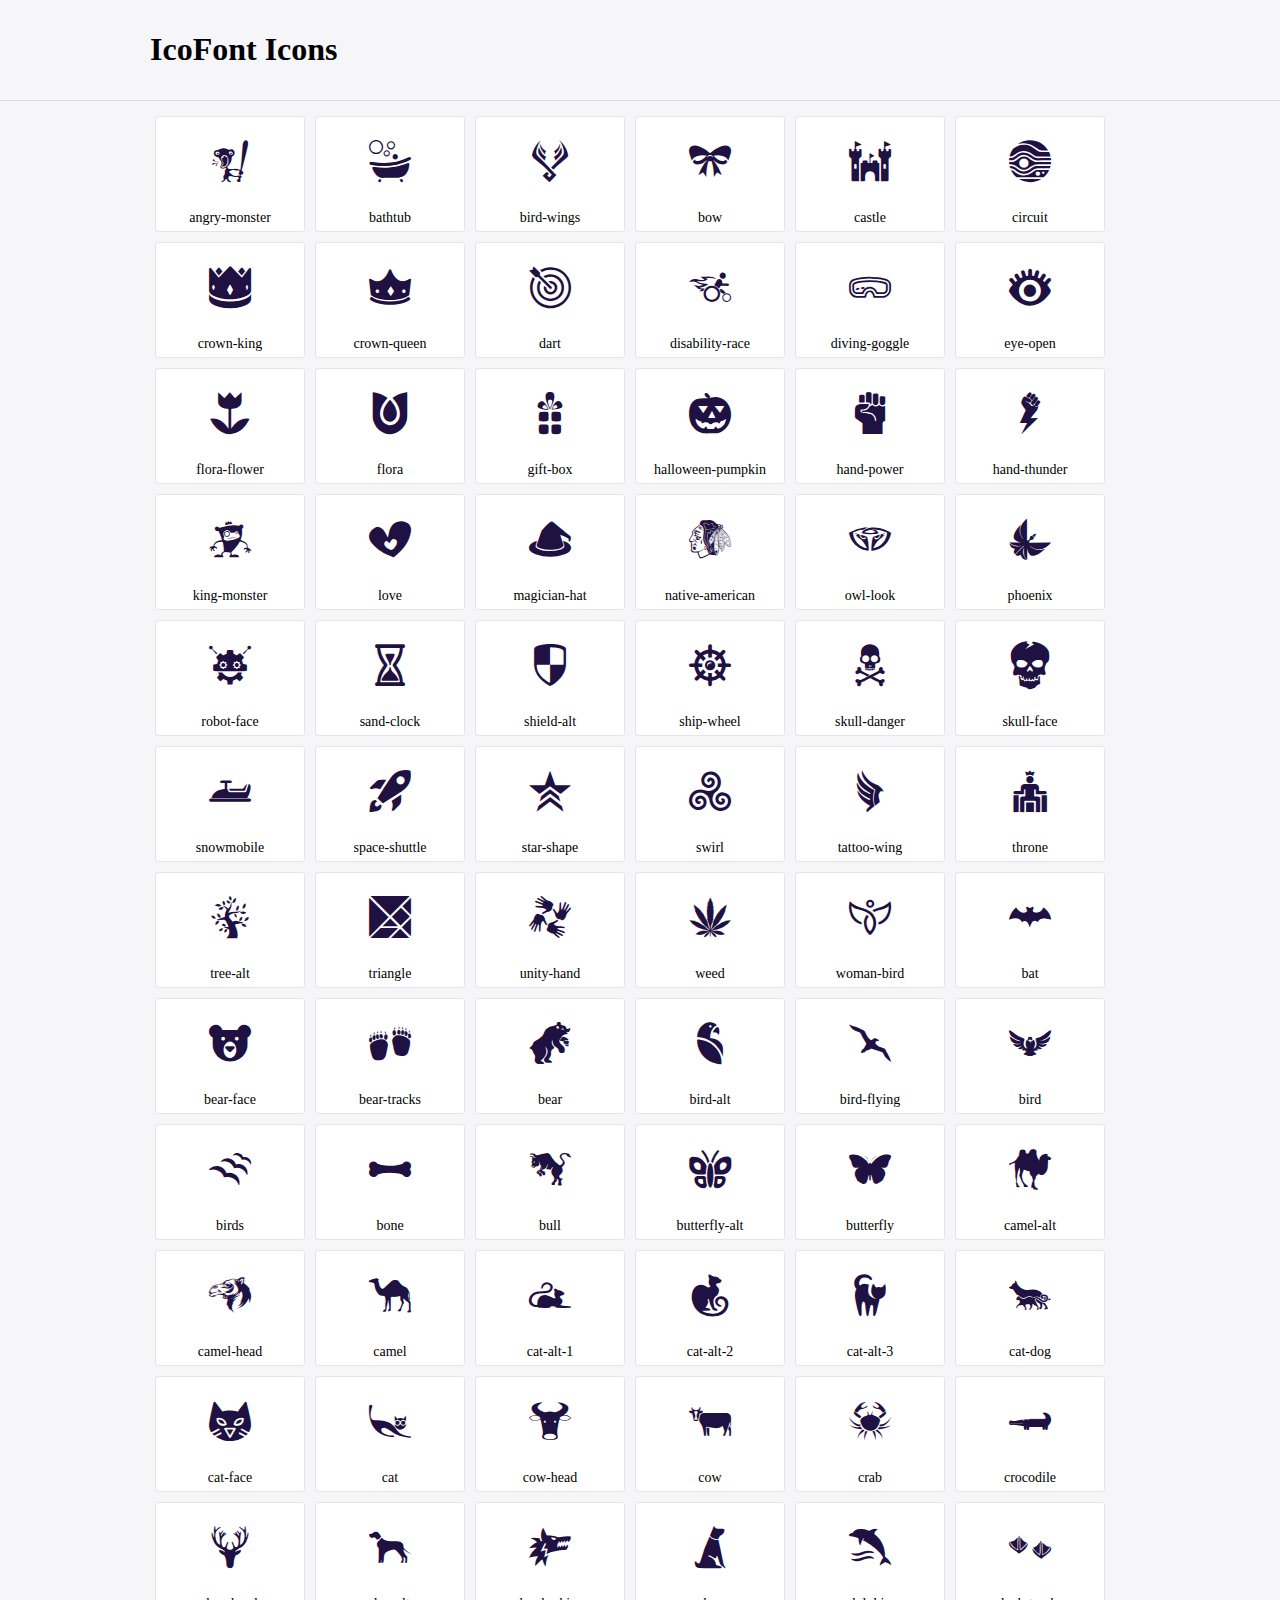
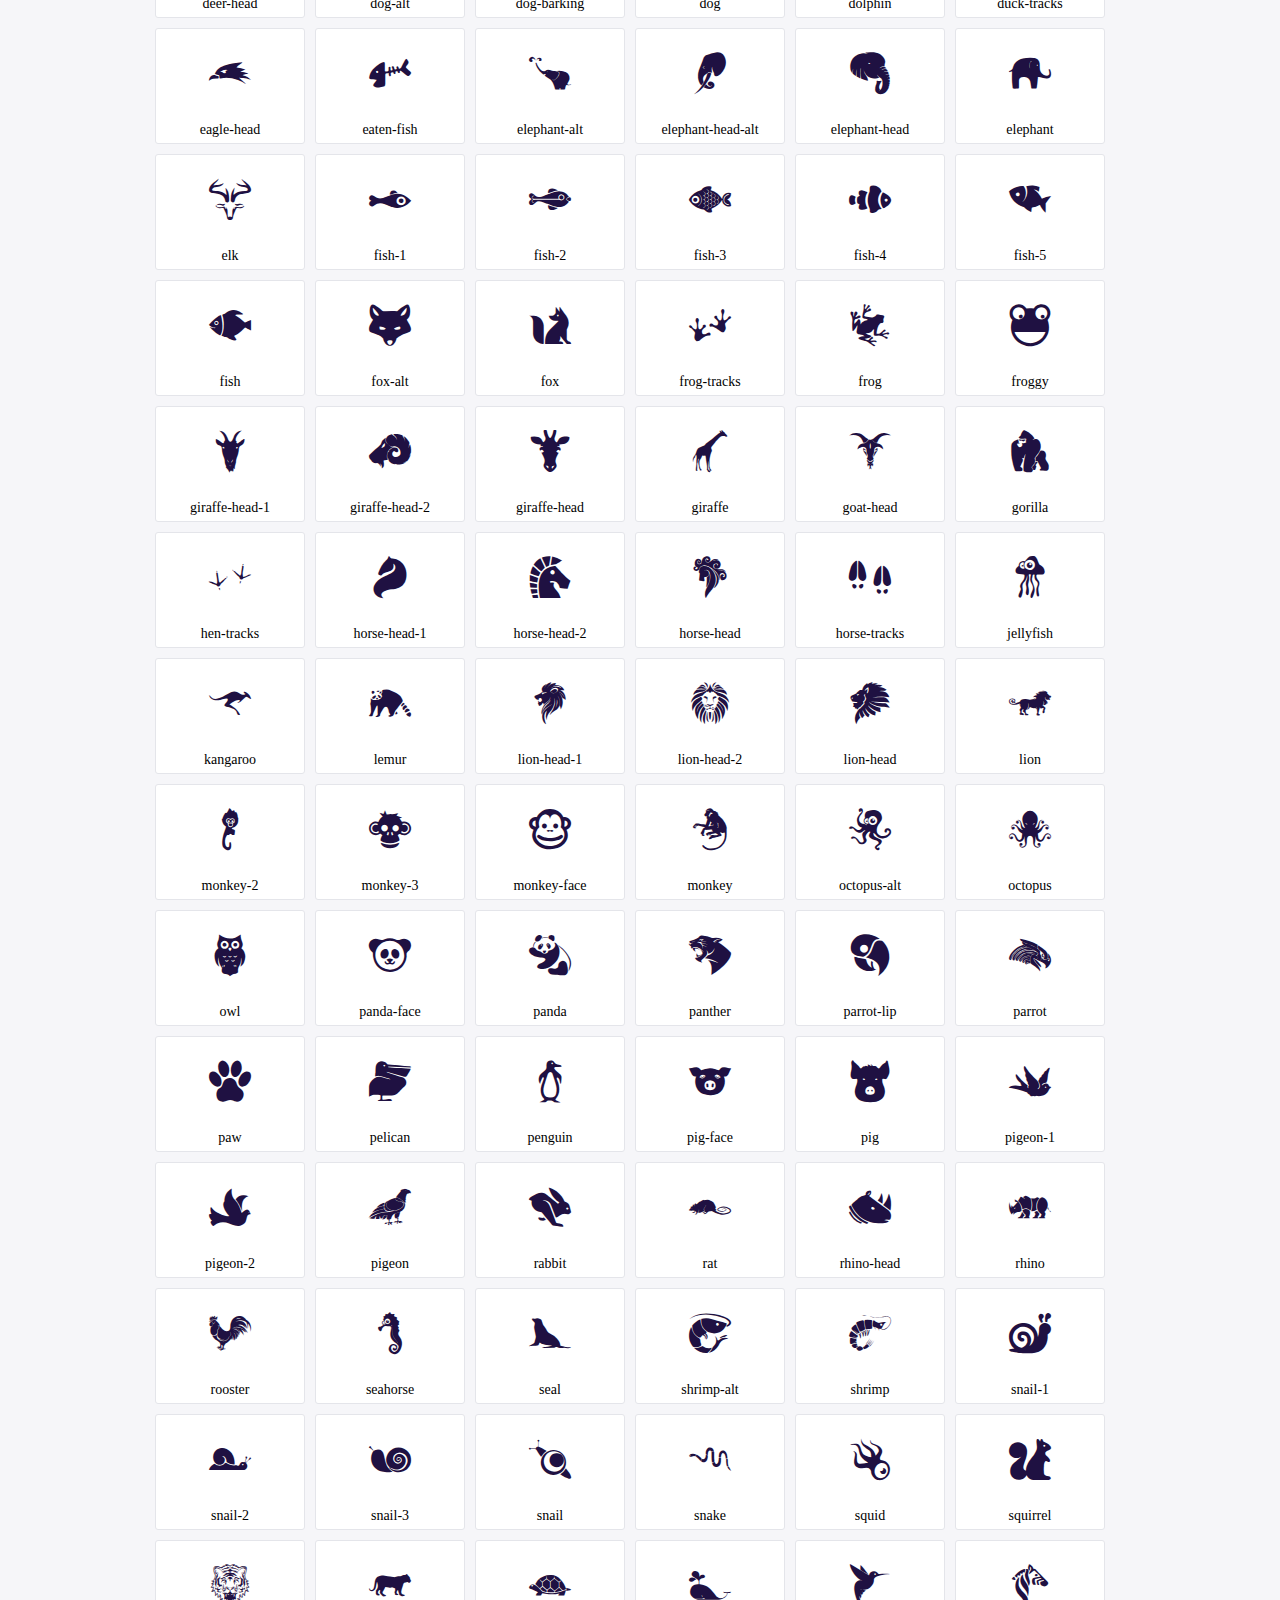
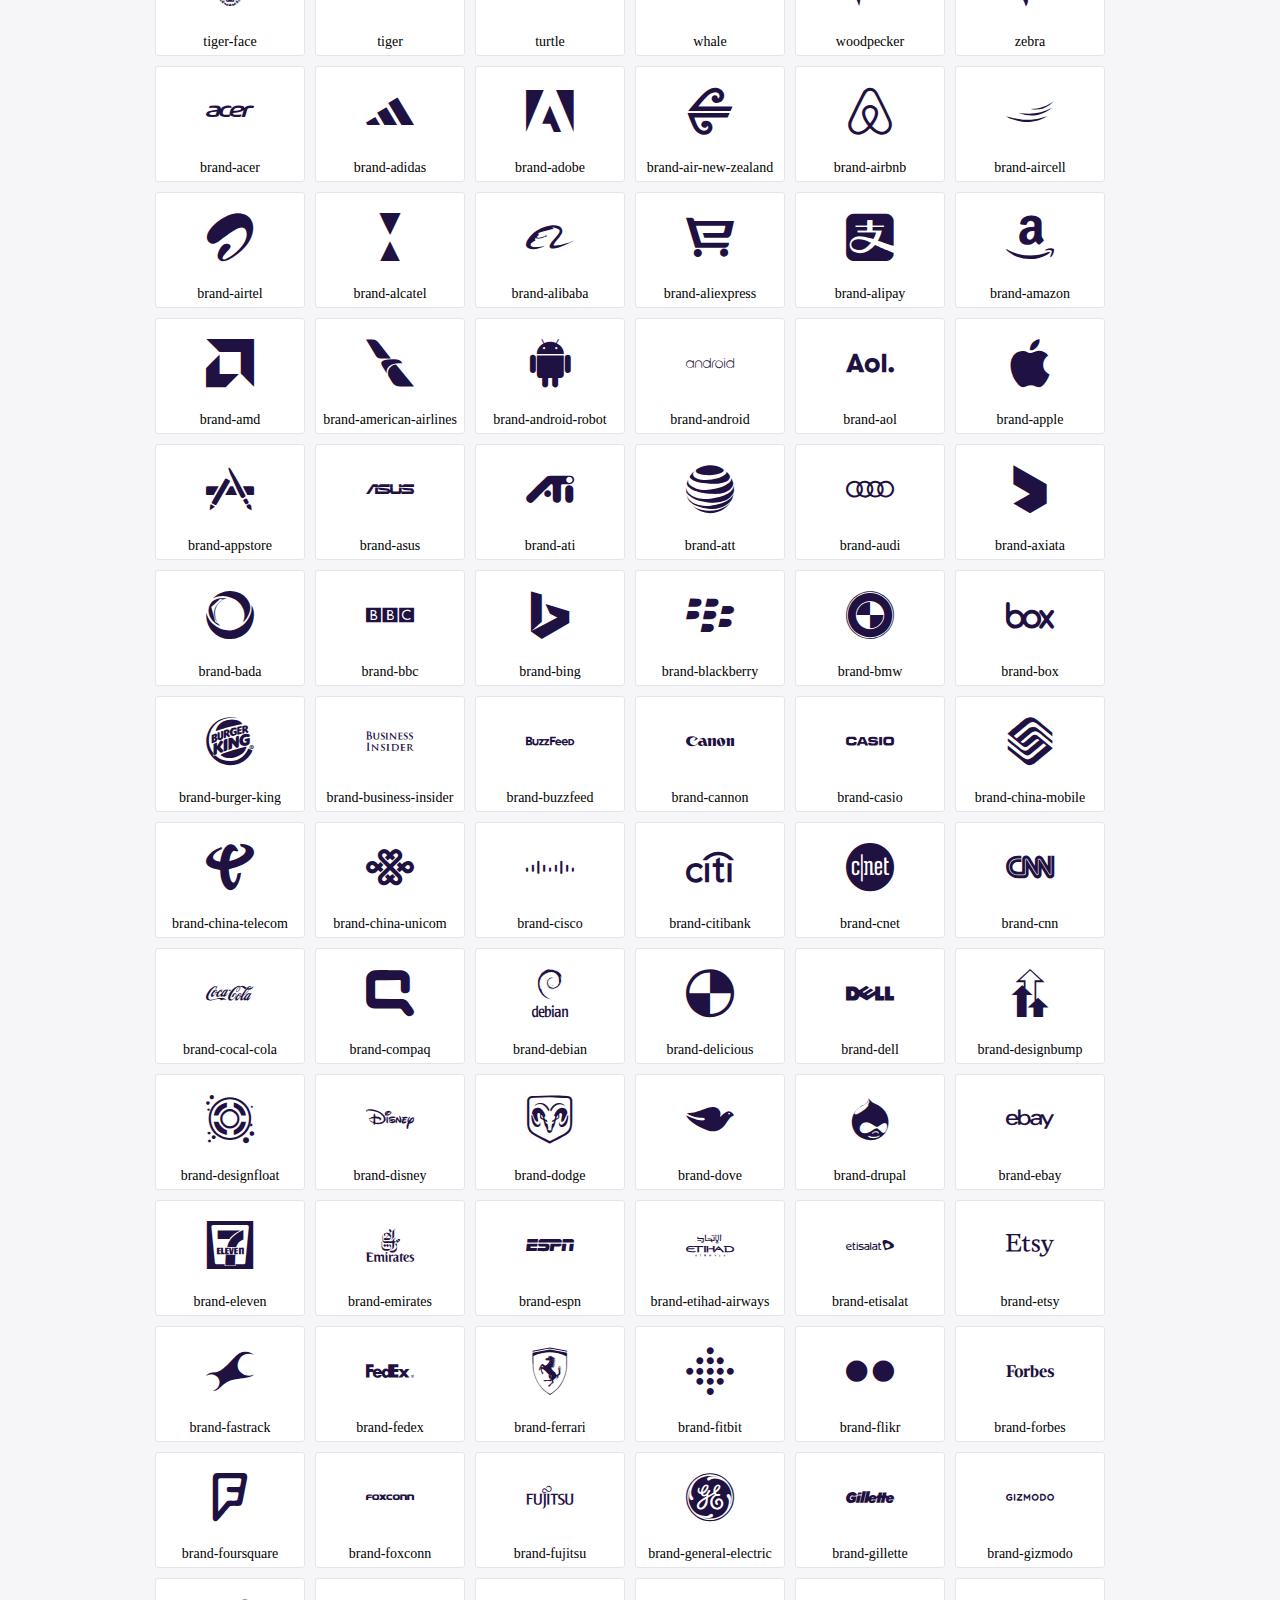
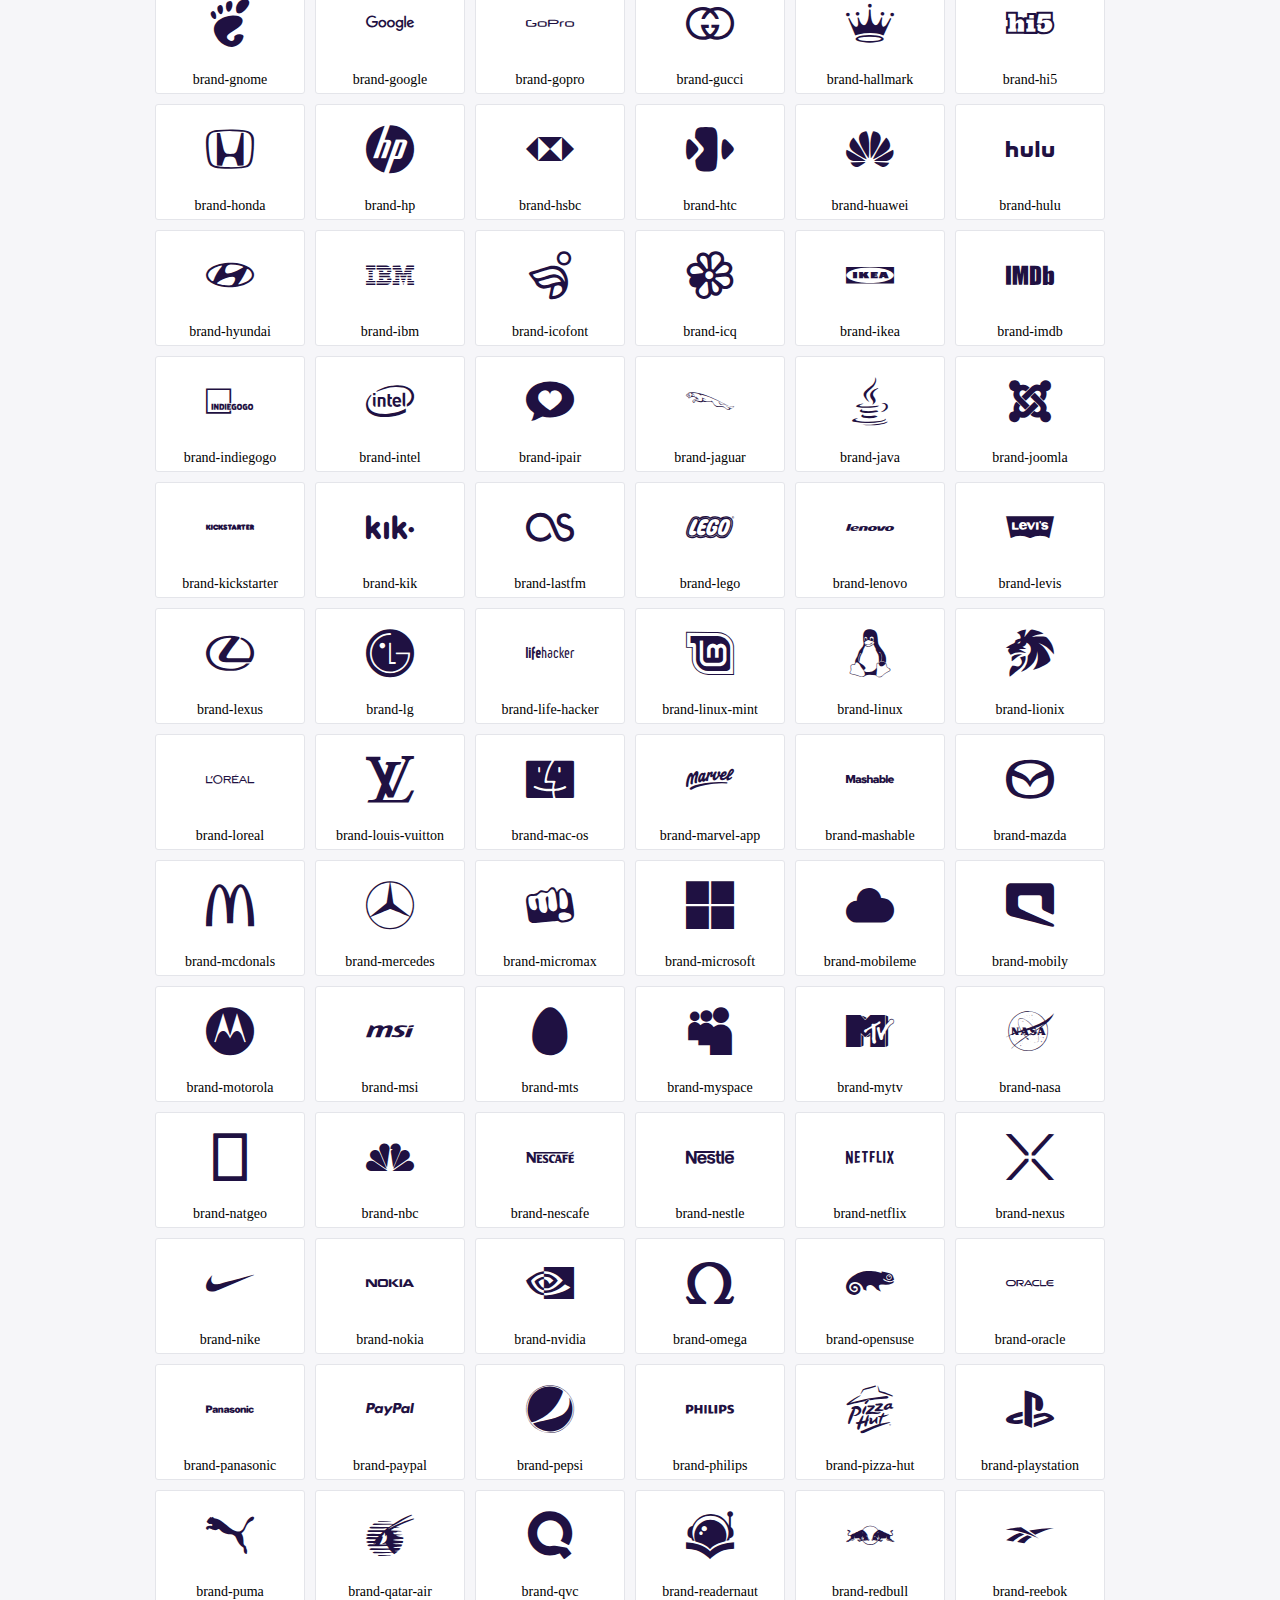
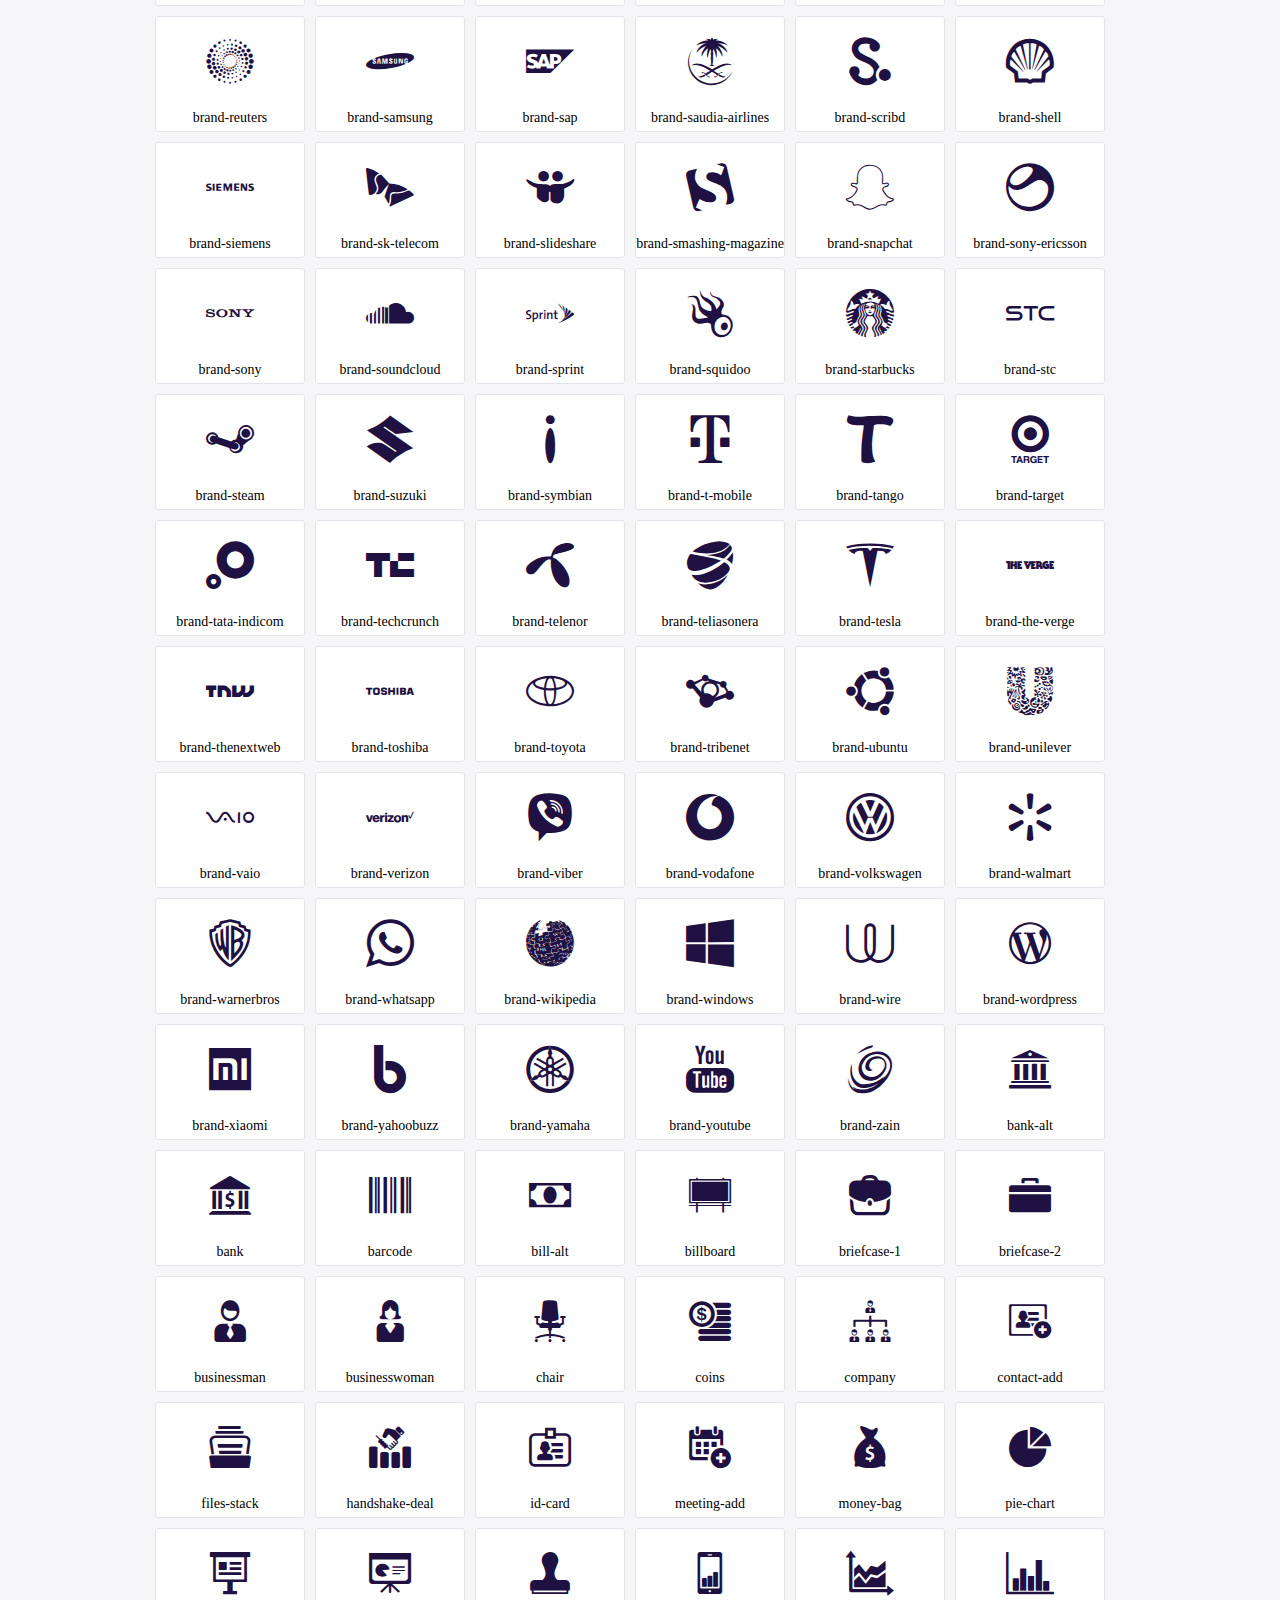
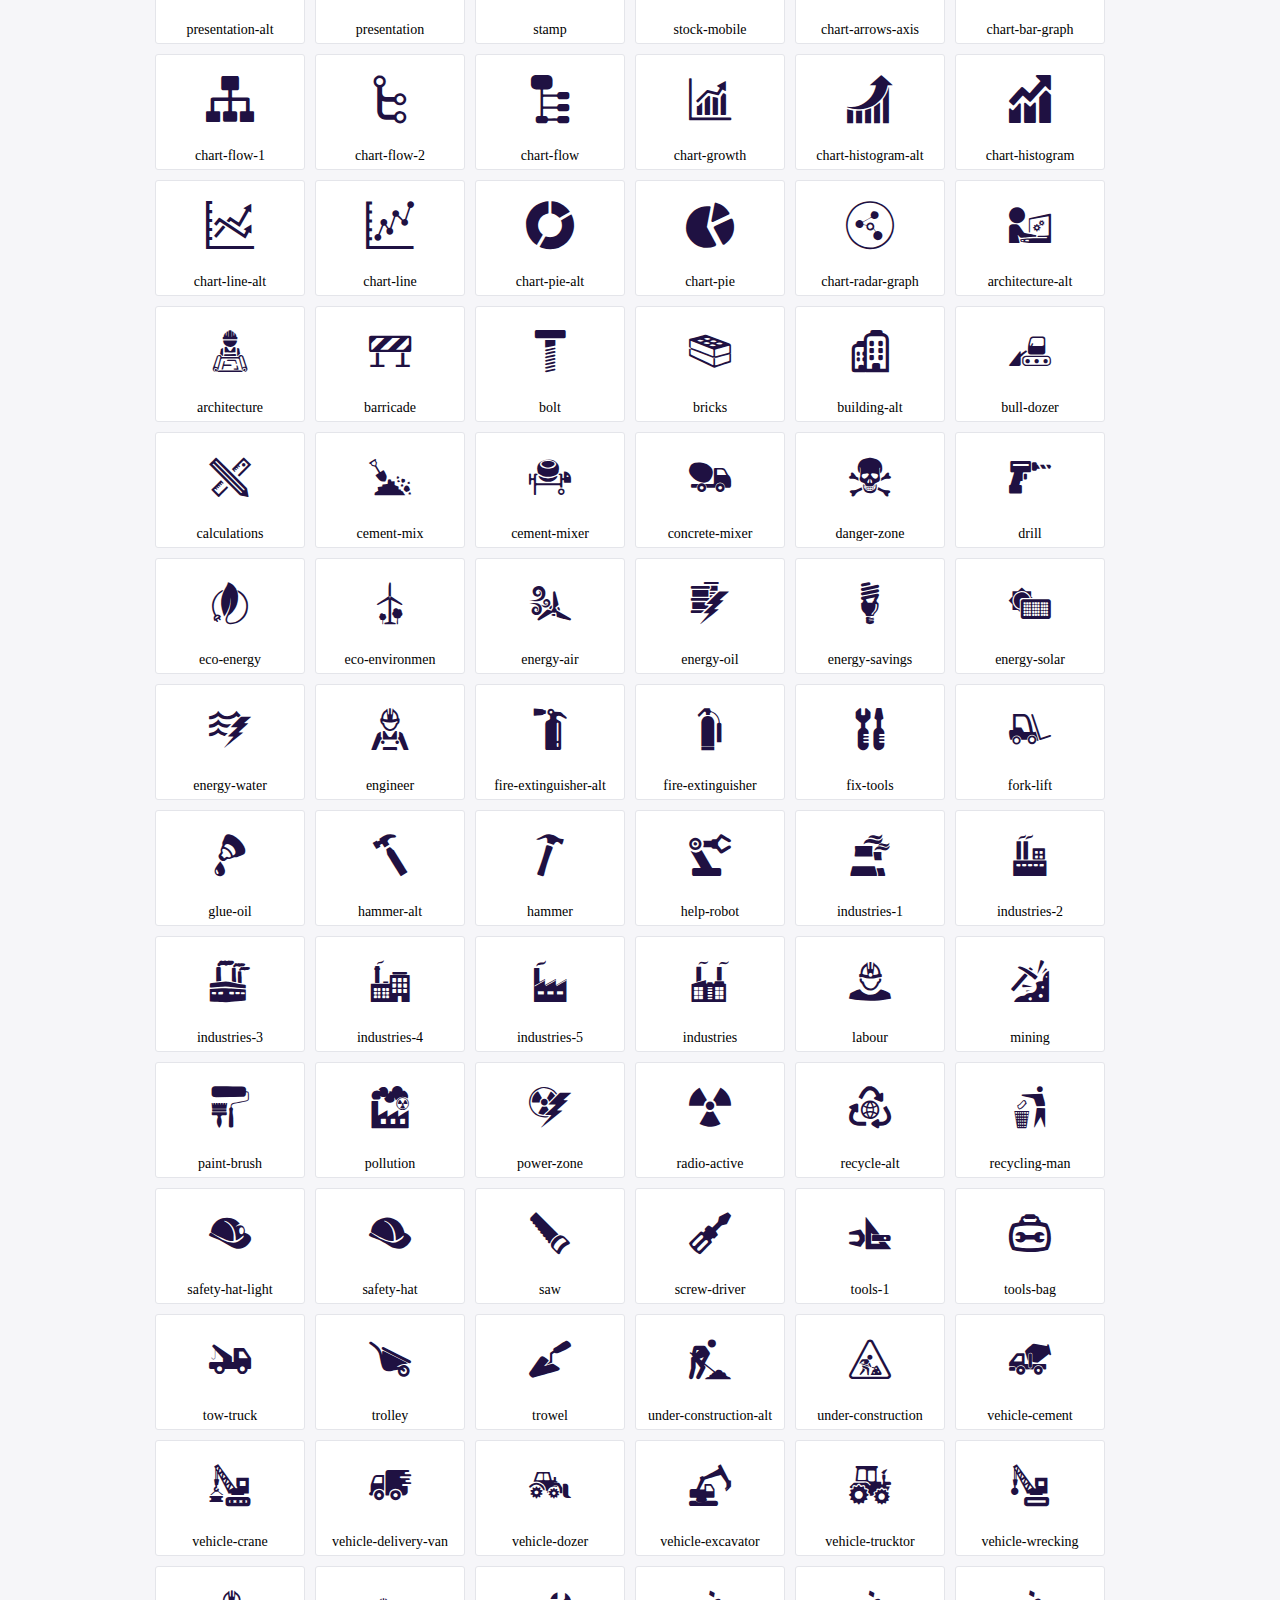
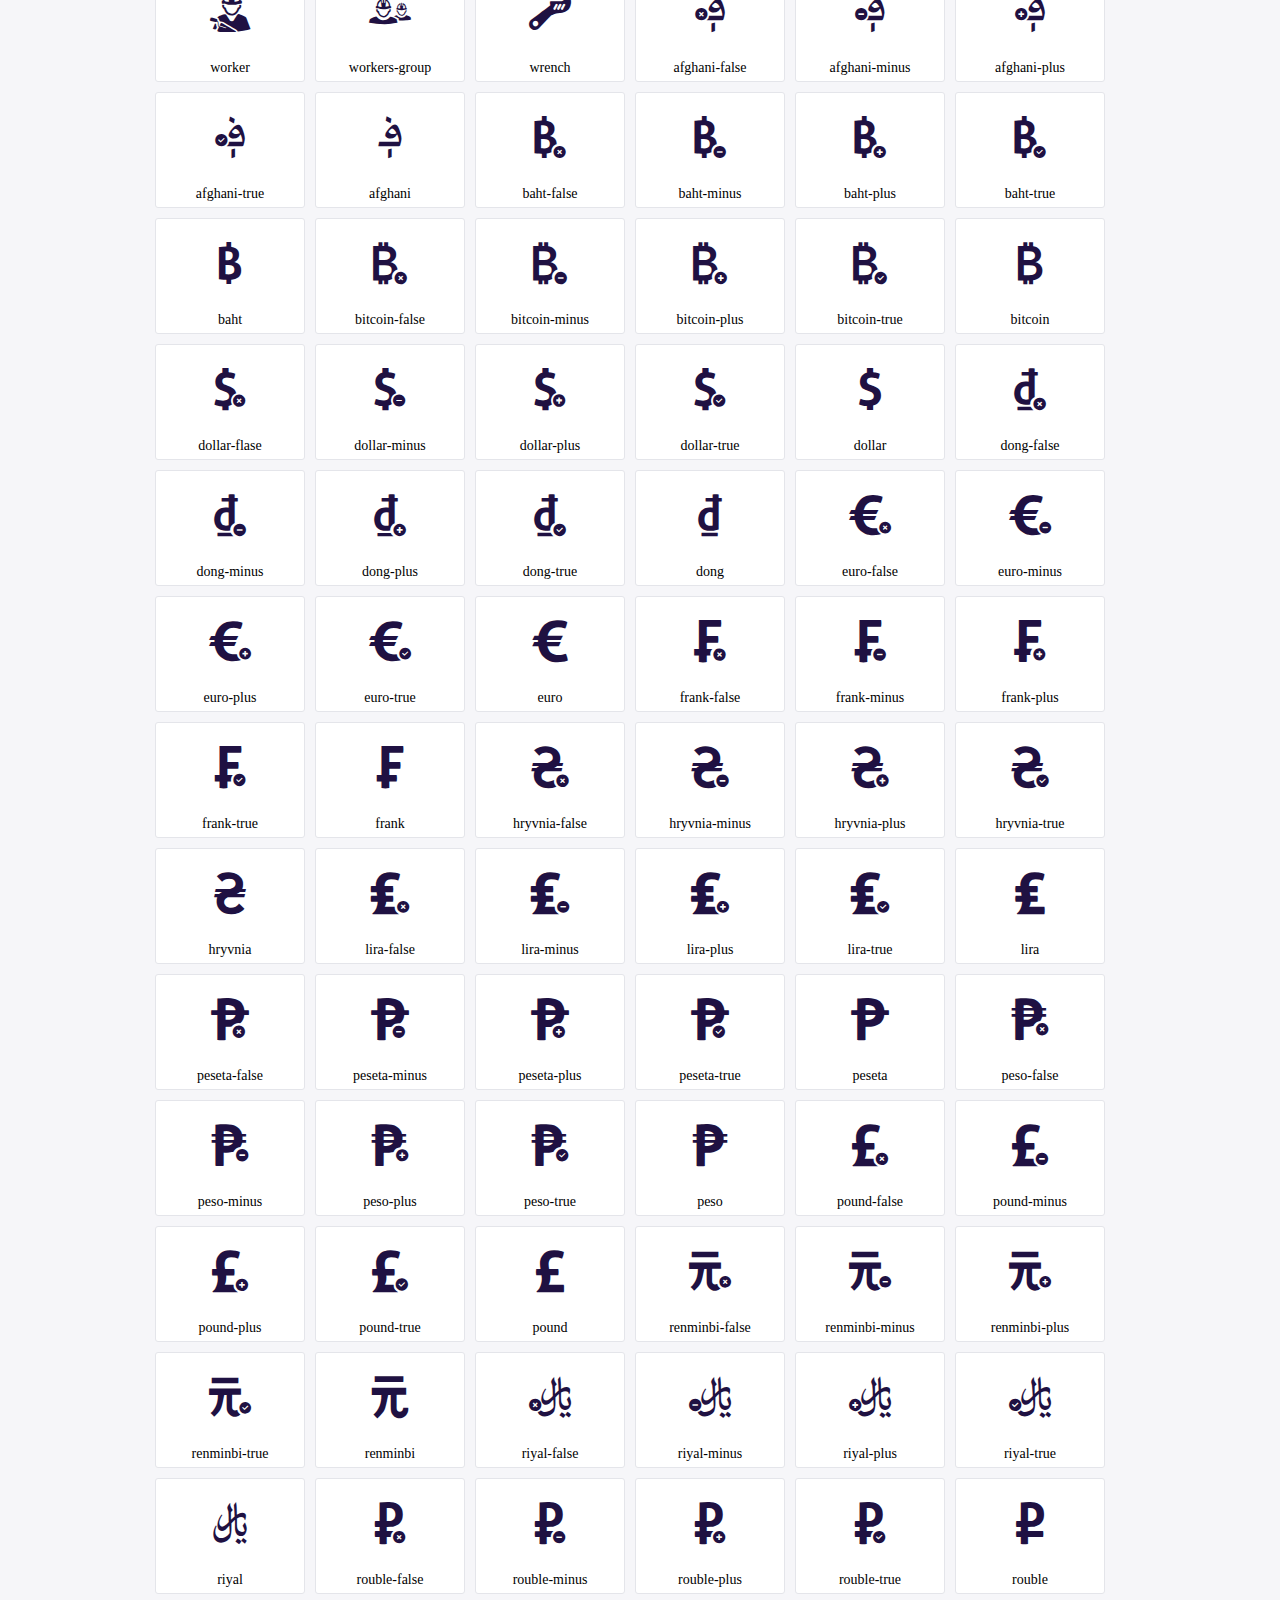
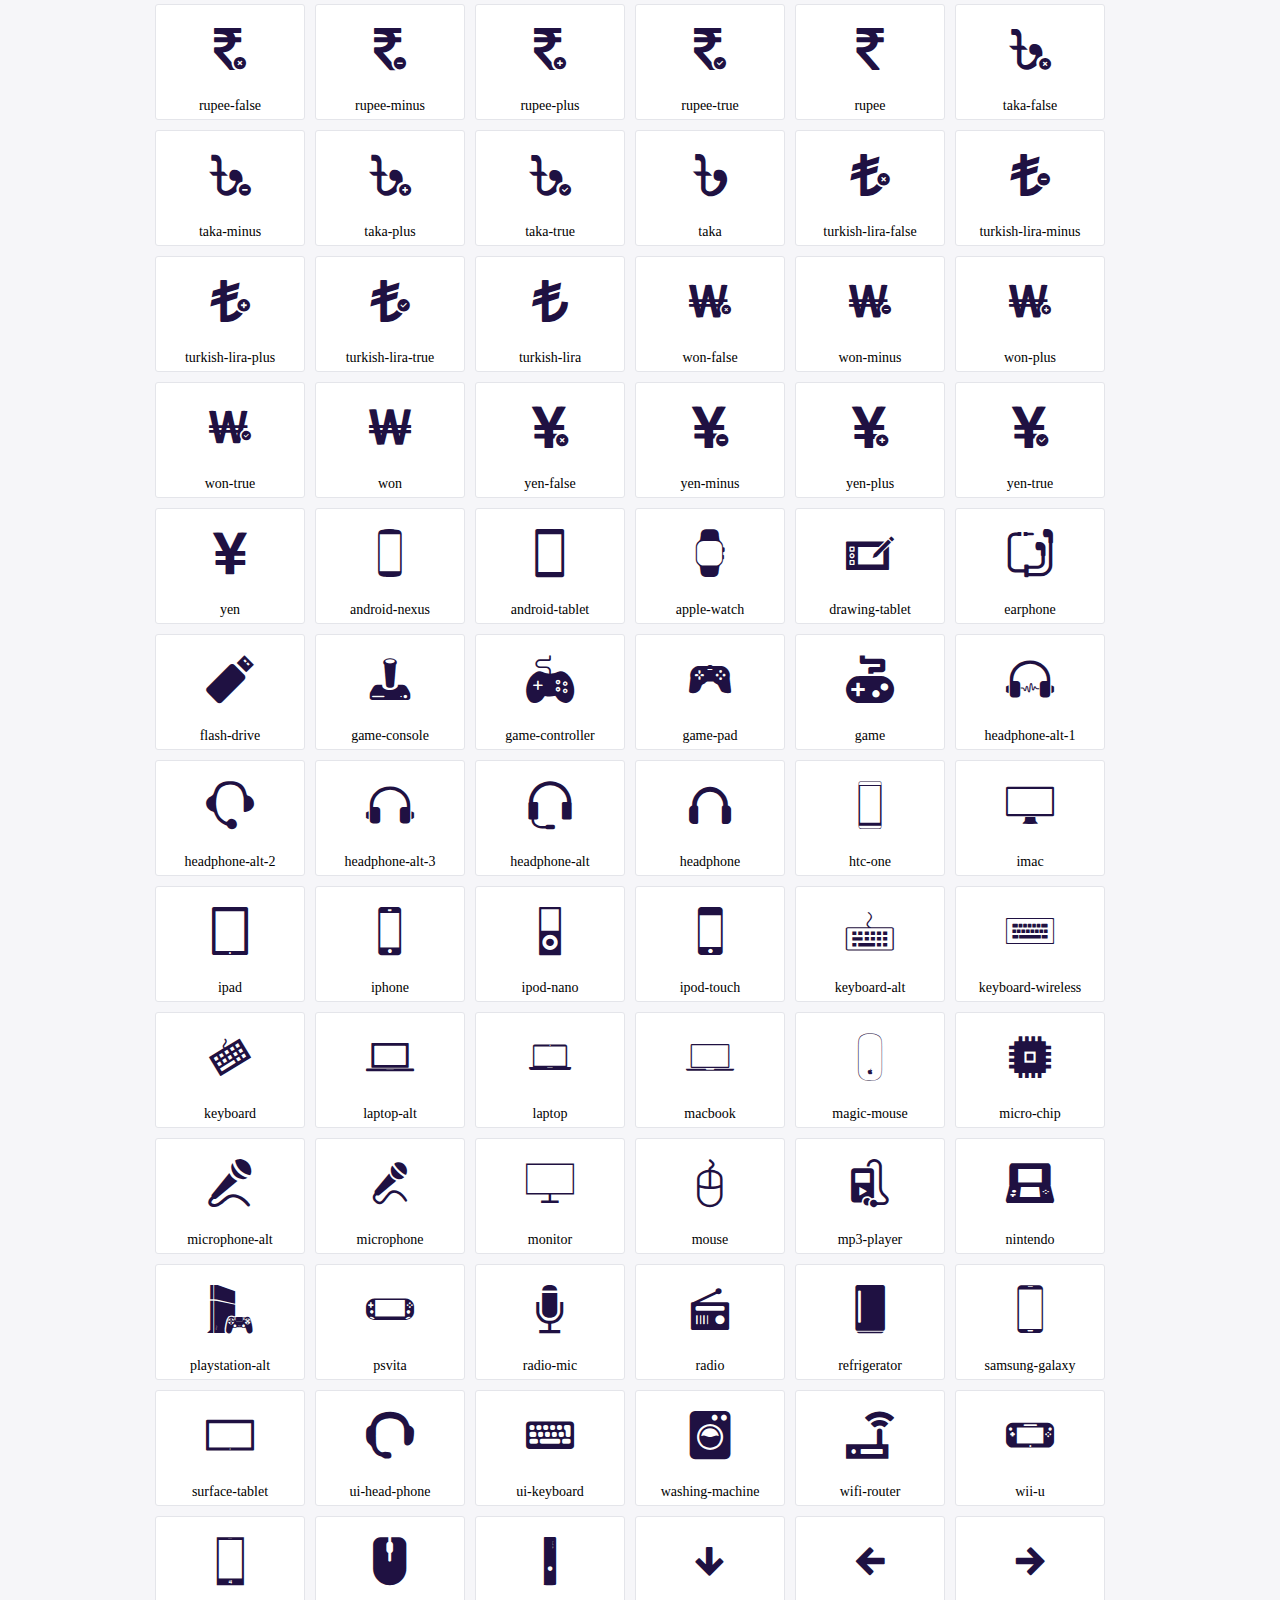
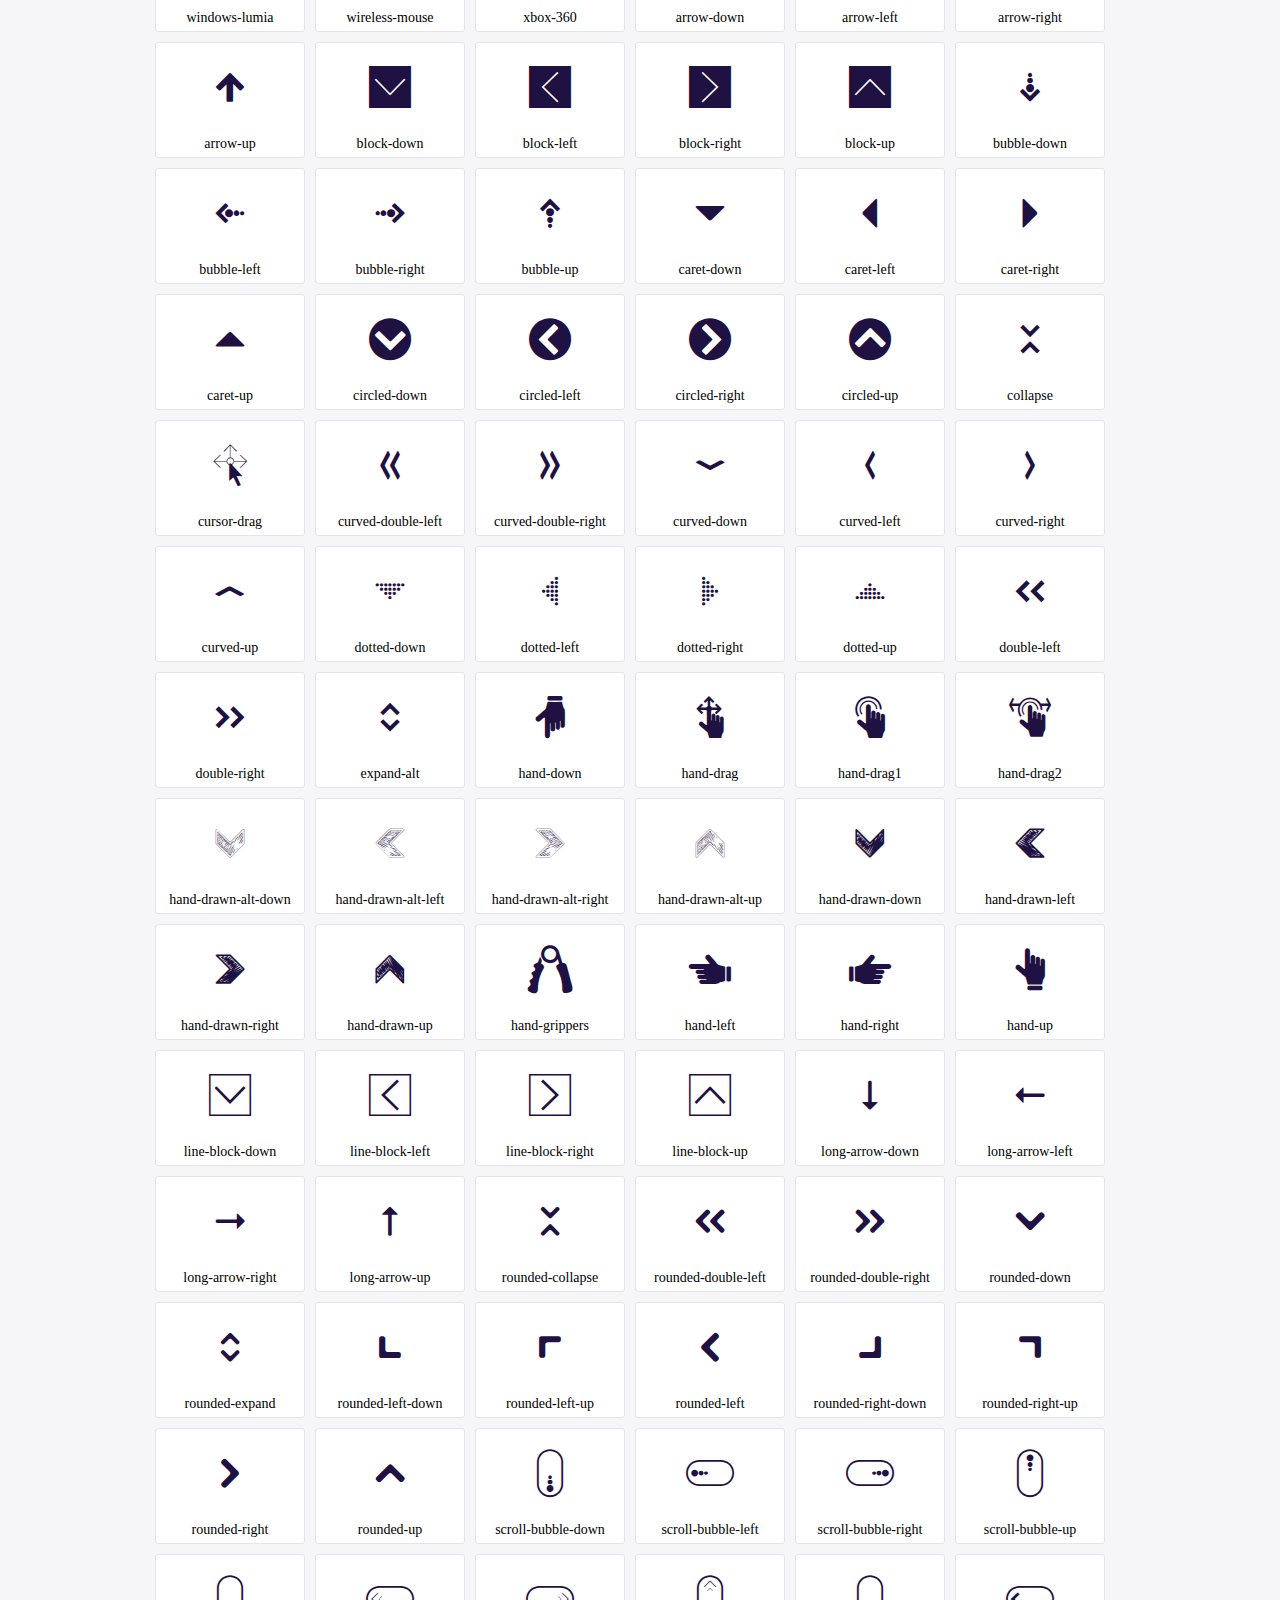
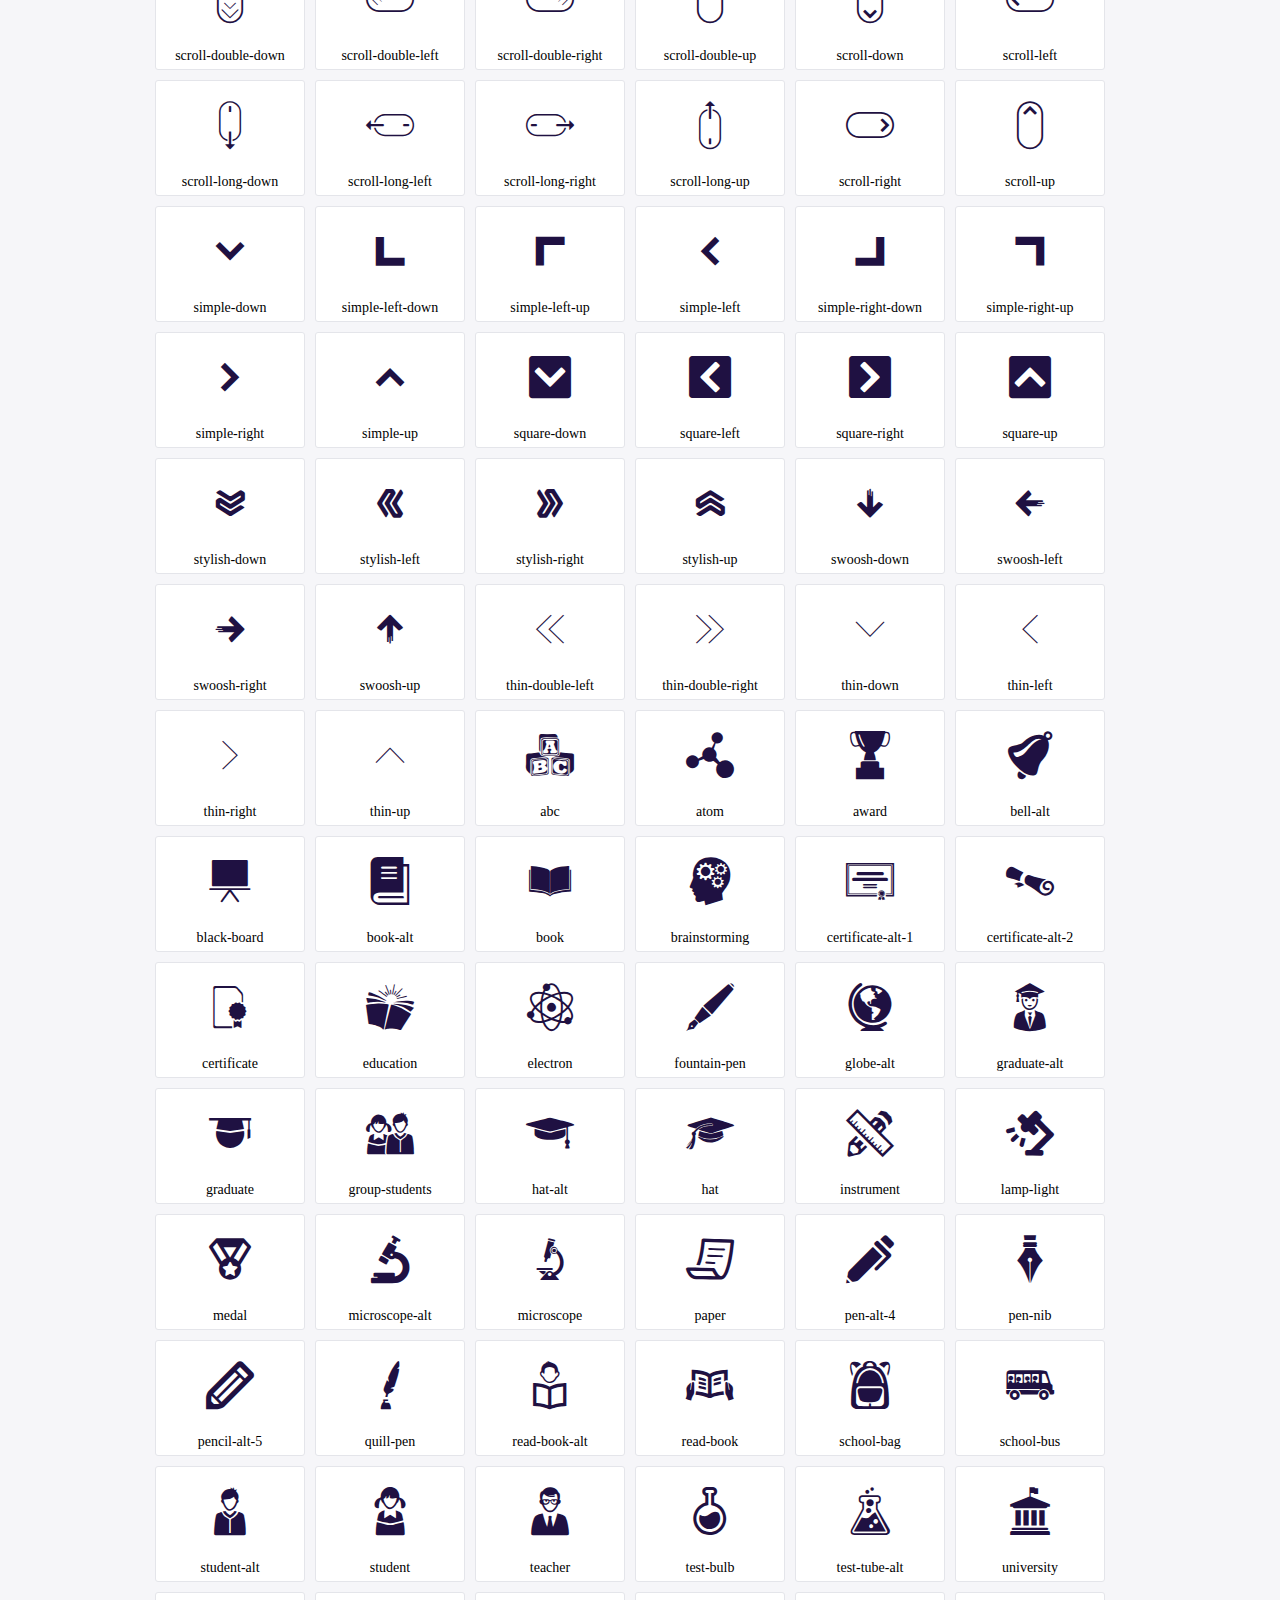
<file: other/icofont/demo.html>
<!DOCTYPE html>
	<html>
	<head>
		<meta charset="utf-8">
		<title>Examples | IcoFont</title>
		<link rel="stylesheet" type="text/css" href="./icofont.min.css">
		<style type="text/css">
			body {
				margin: 0;
				padding: 0;
				background: #F6F6F9;
			}
			.header {
				border-bottom: 1px solid #DCDCE1;
				padding: 10px 0;
				margin-bottom: 10px;
			}
			.container {
				width: 980px;
				margin: 0 auto;
			}
			.ico-title {
				font-size: 2em;
			}
			.iconlist {
				margin: 0;
				padding: 0;
				list-style: none;
				text-align: center;
				width: 100%;
				display: flex;
				flex-wrap: wrap;
				flex-direction: row;
			}
			.iconlist li {
				position: relative;
				margin: 5px;
				width: 150px;
				cursor: pointer;
			}
			.iconlist li .icon-holder {
				position: relative;
				text-align: center;
				border-radius: 3px;
				overflow: hidden;
				padding-bottom: 5px;
				background: #ffffff;
				border: 1px solid #E4E5EA;
				transition: all 0.2s linear 0s;
			}
			.iconlist li .icon-holder:hover {
				background: #00C3DA;
				color: #ffffff;
			}
			.iconlist li .icon-holder:hover .icon i {
				color: #ffffff;
			}
			.iconlist li .icon-holder .icon {
				padding: 20px;
				text-align: center;
			}
			.iconlist li .icon-holder .icon i {
				font-size: 3em;
				color: #1F1142;
			}
			.iconlist li .icon-holder span {
				font-size: 14px;
				display: block;
				margin-top: 5px;
				border-radius: 3px;
			}
		</style>
	</head>
	<body>
	<div class="header">
		<div class="container">
			<h1 class="ico-title"> IcoFont Icons </h1>
		</div>
	</div>
	<div class="container">
		<ul class="iconlist">
		
		<li>
			<div class="icon-holder">
				<div class="icon"> 
					<i class="icofont-angry-monster"></i>
				</div> 
				<span> angry-monster </span>
			</div>
		</li>
		
		<li>
			<div class="icon-holder">
				<div class="icon"> 
					<i class="icofont-bathtub"></i>
				</div> 
				<span> bathtub </span>
			</div>
		</li>
		
		<li>
			<div class="icon-holder">
				<div class="icon"> 
					<i class="icofont-bird-wings"></i>
				</div> 
				<span> bird-wings </span>
			</div>
		</li>
		
		<li>
			<div class="icon-holder">
				<div class="icon"> 
					<i class="icofont-bow"></i>
				</div> 
				<span> bow </span>
			</div>
		</li>
		
		<li>
			<div class="icon-holder">
				<div class="icon"> 
					<i class="icofont-castle"></i>
				</div> 
				<span> castle </span>
			</div>
		</li>
		
		<li>
			<div class="icon-holder">
				<div class="icon"> 
					<i class="icofont-circuit"></i>
				</div> 
				<span> circuit </span>
			</div>
		</li>
		
		<li>
			<div class="icon-holder">
				<div class="icon"> 
					<i class="icofont-crown-king"></i>
				</div> 
				<span> crown-king </span>
			</div>
		</li>
		
		<li>
			<div class="icon-holder">
				<div class="icon"> 
					<i class="icofont-crown-queen"></i>
				</div> 
				<span> crown-queen </span>
			</div>
		</li>
		
		<li>
			<div class="icon-holder">
				<div class="icon"> 
					<i class="icofont-dart"></i>
				</div> 
				<span> dart </span>
			</div>
		</li>
		
		<li>
			<div class="icon-holder">
				<div class="icon"> 
					<i class="icofont-disability-race"></i>
				</div> 
				<span> disability-race </span>
			</div>
		</li>
		
		<li>
			<div class="icon-holder">
				<div class="icon"> 
					<i class="icofont-diving-goggle"></i>
				</div> 
				<span> diving-goggle </span>
			</div>
		</li>
		
		<li>
			<div class="icon-holder">
				<div class="icon"> 
					<i class="icofont-eye-open"></i>
				</div> 
				<span> eye-open </span>
			</div>
		</li>
		
		<li>
			<div class="icon-holder">
				<div class="icon"> 
					<i class="icofont-flora-flower"></i>
				</div> 
				<span> flora-flower </span>
			</div>
		</li>
		
		<li>
			<div class="icon-holder">
				<div class="icon"> 
					<i class="icofont-flora"></i>
				</div> 
				<span> flora </span>
			</div>
		</li>
		
		<li>
			<div class="icon-holder">
				<div class="icon"> 
					<i class="icofont-gift-box"></i>
				</div> 
				<span> gift-box </span>
			</div>
		</li>
		
		<li>
			<div class="icon-holder">
				<div class="icon"> 
					<i class="icofont-halloween-pumpkin"></i>
				</div> 
				<span> halloween-pumpkin </span>
			</div>
		</li>
		
		<li>
			<div class="icon-holder">
				<div class="icon"> 
					<i class="icofont-hand-power"></i>
				</div> 
				<span> hand-power </span>
			</div>
		</li>
		
		<li>
			<div class="icon-holder">
				<div class="icon"> 
					<i class="icofont-hand-thunder"></i>
				</div> 
				<span> hand-thunder </span>
			</div>
		</li>
		
		<li>
			<div class="icon-holder">
				<div class="icon"> 
					<i class="icofont-king-monster"></i>
				</div> 
				<span> king-monster </span>
			</div>
		</li>
		
		<li>
			<div class="icon-holder">
				<div class="icon"> 
					<i class="icofont-love"></i>
				</div> 
				<span> love </span>
			</div>
		</li>
		
		<li>
			<div class="icon-holder">
				<div class="icon"> 
					<i class="icofont-magician-hat"></i>
				</div> 
				<span> magician-hat </span>
			</div>
		</li>
		
		<li>
			<div class="icon-holder">
				<div class="icon"> 
					<i class="icofont-native-american"></i>
				</div> 
				<span> native-american </span>
			</div>
		</li>
		
		<li>
			<div class="icon-holder">
				<div class="icon"> 
					<i class="icofont-owl-look"></i>
				</div> 
				<span> owl-look </span>
			</div>
		</li>
		
		<li>
			<div class="icon-holder">
				<div class="icon"> 
					<i class="icofont-phoenix"></i>
				</div> 
				<span> phoenix </span>
			</div>
		</li>
		
		<li>
			<div class="icon-holder">
				<div class="icon"> 
					<i class="icofont-robot-face"></i>
				</div> 
				<span> robot-face </span>
			</div>
		</li>
		
		<li>
			<div class="icon-holder">
				<div class="icon"> 
					<i class="icofont-sand-clock"></i>
				</div> 
				<span> sand-clock </span>
			</div>
		</li>
		
		<li>
			<div class="icon-holder">
				<div class="icon"> 
					<i class="icofont-shield-alt"></i>
				</div> 
				<span> shield-alt </span>
			</div>
		</li>
		
		<li>
			<div class="icon-holder">
				<div class="icon"> 
					<i class="icofont-ship-wheel"></i>
				</div> 
				<span> ship-wheel </span>
			</div>
		</li>
		
		<li>
			<div class="icon-holder">
				<div class="icon"> 
					<i class="icofont-skull-danger"></i>
				</div> 
				<span> skull-danger </span>
			</div>
		</li>
		
		<li>
			<div class="icon-holder">
				<div class="icon"> 
					<i class="icofont-skull-face"></i>
				</div> 
				<span> skull-face </span>
			</div>
		</li>
		
		<li>
			<div class="icon-holder">
				<div class="icon"> 
					<i class="icofont-snowmobile"></i>
				</div> 
				<span> snowmobile </span>
			</div>
		</li>
		
		<li>
			<div class="icon-holder">
				<div class="icon"> 
					<i class="icofont-space-shuttle"></i>
				</div> 
				<span> space-shuttle </span>
			</div>
		</li>
		
		<li>
			<div class="icon-holder">
				<div class="icon"> 
					<i class="icofont-star-shape"></i>
				</div> 
				<span> star-shape </span>
			</div>
		</li>
		
		<li>
			<div class="icon-holder">
				<div class="icon"> 
					<i class="icofont-swirl"></i>
				</div> 
				<span> swirl </span>
			</div>
		</li>
		
		<li>
			<div class="icon-holder">
				<div class="icon"> 
					<i class="icofont-tattoo-wing"></i>
				</div> 
				<span> tattoo-wing </span>
			</div>
		</li>
		
		<li>
			<div class="icon-holder">
				<div class="icon"> 
					<i class="icofont-throne"></i>
				</div> 
				<span> throne </span>
			</div>
		</li>
		
		<li>
			<div class="icon-holder">
				<div class="icon"> 
					<i class="icofont-tree-alt"></i>
				</div> 
				<span> tree-alt </span>
			</div>
		</li>
		
		<li>
			<div class="icon-holder">
				<div class="icon"> 
					<i class="icofont-triangle"></i>
				</div> 
				<span> triangle </span>
			</div>
		</li>
		
		<li>
			<div class="icon-holder">
				<div class="icon"> 
					<i class="icofont-unity-hand"></i>
				</div> 
				<span> unity-hand </span>
			</div>
		</li>
		
		<li>
			<div class="icon-holder">
				<div class="icon"> 
					<i class="icofont-weed"></i>
				</div> 
				<span> weed </span>
			</div>
		</li>
		
		<li>
			<div class="icon-holder">
				<div class="icon"> 
					<i class="icofont-woman-bird"></i>
				</div> 
				<span> woman-bird </span>
			</div>
		</li>
		
		<li>
			<div class="icon-holder">
				<div class="icon"> 
					<i class="icofont-bat"></i>
				</div> 
				<span> bat </span>
			</div>
		</li>
		
		<li>
			<div class="icon-holder">
				<div class="icon"> 
					<i class="icofont-bear-face"></i>
				</div> 
				<span> bear-face </span>
			</div>
		</li>
		
		<li>
			<div class="icon-holder">
				<div class="icon"> 
					<i class="icofont-bear-tracks"></i>
				</div> 
				<span> bear-tracks </span>
			</div>
		</li>
		
		<li>
			<div class="icon-holder">
				<div class="icon"> 
					<i class="icofont-bear"></i>
				</div> 
				<span> bear </span>
			</div>
		</li>
		
		<li>
			<div class="icon-holder">
				<div class="icon"> 
					<i class="icofont-bird-alt"></i>
				</div> 
				<span> bird-alt </span>
			</div>
		</li>
		
		<li>
			<div class="icon-holder">
				<div class="icon"> 
					<i class="icofont-bird-flying"></i>
				</div> 
				<span> bird-flying </span>
			</div>
		</li>
		
		<li>
			<div class="icon-holder">
				<div class="icon"> 
					<i class="icofont-bird"></i>
				</div> 
				<span> bird </span>
			</div>
		</li>
		
		<li>
			<div class="icon-holder">
				<div class="icon"> 
					<i class="icofont-birds"></i>
				</div> 
				<span> birds </span>
			</div>
		</li>
		
		<li>
			<div class="icon-holder">
				<div class="icon"> 
					<i class="icofont-bone"></i>
				</div> 
				<span> bone </span>
			</div>
		</li>
		
		<li>
			<div class="icon-holder">
				<div class="icon"> 
					<i class="icofont-bull"></i>
				</div> 
				<span> bull </span>
			</div>
		</li>
		
		<li>
			<div class="icon-holder">
				<div class="icon"> 
					<i class="icofont-butterfly-alt"></i>
				</div> 
				<span> butterfly-alt </span>
			</div>
		</li>
		
		<li>
			<div class="icon-holder">
				<div class="icon"> 
					<i class="icofont-butterfly"></i>
				</div> 
				<span> butterfly </span>
			</div>
		</li>
		
		<li>
			<div class="icon-holder">
				<div class="icon"> 
					<i class="icofont-camel-alt"></i>
				</div> 
				<span> camel-alt </span>
			</div>
		</li>
		
		<li>
			<div class="icon-holder">
				<div class="icon"> 
					<i class="icofont-camel-head"></i>
				</div> 
				<span> camel-head </span>
			</div>
		</li>
		
		<li>
			<div class="icon-holder">
				<div class="icon"> 
					<i class="icofont-camel"></i>
				</div> 
				<span> camel </span>
			</div>
		</li>
		
		<li>
			<div class="icon-holder">
				<div class="icon"> 
					<i class="icofont-cat-alt-1"></i>
				</div> 
				<span> cat-alt-1 </span>
			</div>
		</li>
		
		<li>
			<div class="icon-holder">
				<div class="icon"> 
					<i class="icofont-cat-alt-2"></i>
				</div> 
				<span> cat-alt-2 </span>
			</div>
		</li>
		
		<li>
			<div class="icon-holder">
				<div class="icon"> 
					<i class="icofont-cat-alt-3"></i>
				</div> 
				<span> cat-alt-3 </span>
			</div>
		</li>
		
		<li>
			<div class="icon-holder">
				<div class="icon"> 
					<i class="icofont-cat-dog"></i>
				</div> 
				<span> cat-dog </span>
			</div>
		</li>
		
		<li>
			<div class="icon-holder">
				<div class="icon"> 
					<i class="icofont-cat-face"></i>
				</div> 
				<span> cat-face </span>
			</div>
		</li>
		
		<li>
			<div class="icon-holder">
				<div class="icon"> 
					<i class="icofont-cat"></i>
				</div> 
				<span> cat </span>
			</div>
		</li>
		
		<li>
			<div class="icon-holder">
				<div class="icon"> 
					<i class="icofont-cow-head"></i>
				</div> 
				<span> cow-head </span>
			</div>
		</li>
		
		<li>
			<div class="icon-holder">
				<div class="icon"> 
					<i class="icofont-cow"></i>
				</div> 
				<span> cow </span>
			</div>
		</li>
		
		<li>
			<div class="icon-holder">
				<div class="icon"> 
					<i class="icofont-crab"></i>
				</div> 
				<span> crab </span>
			</div>
		</li>
		
		<li>
			<div class="icon-holder">
				<div class="icon"> 
					<i class="icofont-crocodile"></i>
				</div> 
				<span> crocodile </span>
			</div>
		</li>
		
		<li>
			<div class="icon-holder">
				<div class="icon"> 
					<i class="icofont-deer-head"></i>
				</div> 
				<span> deer-head </span>
			</div>
		</li>
		
		<li>
			<div class="icon-holder">
				<div class="icon"> 
					<i class="icofont-dog-alt"></i>
				</div> 
				<span> dog-alt </span>
			</div>
		</li>
		
		<li>
			<div class="icon-holder">
				<div class="icon"> 
					<i class="icofont-dog-barking"></i>
				</div> 
				<span> dog-barking </span>
			</div>
		</li>
		
		<li>
			<div class="icon-holder">
				<div class="icon"> 
					<i class="icofont-dog"></i>
				</div> 
				<span> dog </span>
			</div>
		</li>
		
		<li>
			<div class="icon-holder">
				<div class="icon"> 
					<i class="icofont-dolphin"></i>
				</div> 
				<span> dolphin </span>
			</div>
		</li>
		
		<li>
			<div class="icon-holder">
				<div class="icon"> 
					<i class="icofont-duck-tracks"></i>
				</div> 
				<span> duck-tracks </span>
			</div>
		</li>
		
		<li>
			<div class="icon-holder">
				<div class="icon"> 
					<i class="icofont-eagle-head"></i>
				</div> 
				<span> eagle-head </span>
			</div>
		</li>
		
		<li>
			<div class="icon-holder">
				<div class="icon"> 
					<i class="icofont-eaten-fish"></i>
				</div> 
				<span> eaten-fish </span>
			</div>
		</li>
		
		<li>
			<div class="icon-holder">
				<div class="icon"> 
					<i class="icofont-elephant-alt"></i>
				</div> 
				<span> elephant-alt </span>
			</div>
		</li>
		
		<li>
			<div class="icon-holder">
				<div class="icon"> 
					<i class="icofont-elephant-head-alt"></i>
				</div> 
				<span> elephant-head-alt </span>
			</div>
		</li>
		
		<li>
			<div class="icon-holder">
				<div class="icon"> 
					<i class="icofont-elephant-head"></i>
				</div> 
				<span> elephant-head </span>
			</div>
		</li>
		
		<li>
			<div class="icon-holder">
				<div class="icon"> 
					<i class="icofont-elephant"></i>
				</div> 
				<span> elephant </span>
			</div>
		</li>
		
		<li>
			<div class="icon-holder">
				<div class="icon"> 
					<i class="icofont-elk"></i>
				</div> 
				<span> elk </span>
			</div>
		</li>
		
		<li>
			<div class="icon-holder">
				<div class="icon"> 
					<i class="icofont-fish-1"></i>
				</div> 
				<span> fish-1 </span>
			</div>
		</li>
		
		<li>
			<div class="icon-holder">
				<div class="icon"> 
					<i class="icofont-fish-2"></i>
				</div> 
				<span> fish-2 </span>
			</div>
		</li>
		
		<li>
			<div class="icon-holder">
				<div class="icon"> 
					<i class="icofont-fish-3"></i>
				</div> 
				<span> fish-3 </span>
			</div>
		</li>
		
		<li>
			<div class="icon-holder">
				<div class="icon"> 
					<i class="icofont-fish-4"></i>
				</div> 
				<span> fish-4 </span>
			</div>
		</li>
		
		<li>
			<div class="icon-holder">
				<div class="icon"> 
					<i class="icofont-fish-5"></i>
				</div> 
				<span> fish-5 </span>
			</div>
		</li>
		
		<li>
			<div class="icon-holder">
				<div class="icon"> 
					<i class="icofont-fish"></i>
				</div> 
				<span> fish </span>
			</div>
		</li>
		
		<li>
			<div class="icon-holder">
				<div class="icon"> 
					<i class="icofont-fox-alt"></i>
				</div> 
				<span> fox-alt </span>
			</div>
		</li>
		
		<li>
			<div class="icon-holder">
				<div class="icon"> 
					<i class="icofont-fox"></i>
				</div> 
				<span> fox </span>
			</div>
		</li>
		
		<li>
			<div class="icon-holder">
				<div class="icon"> 
					<i class="icofont-frog-tracks"></i>
				</div> 
				<span> frog-tracks </span>
			</div>
		</li>
		
		<li>
			<div class="icon-holder">
				<div class="icon"> 
					<i class="icofont-frog"></i>
				</div> 
				<span> frog </span>
			</div>
		</li>
		
		<li>
			<div class="icon-holder">
				<div class="icon"> 
					<i class="icofont-froggy"></i>
				</div> 
				<span> froggy </span>
			</div>
		</li>
		
		<li>
			<div class="icon-holder">
				<div class="icon"> 
					<i class="icofont-giraffe-head-1"></i>
				</div> 
				<span> giraffe-head-1 </span>
			</div>
		</li>
		
		<li>
			<div class="icon-holder">
				<div class="icon"> 
					<i class="icofont-giraffe-head-2"></i>
				</div> 
				<span> giraffe-head-2 </span>
			</div>
		</li>
		
		<li>
			<div class="icon-holder">
				<div class="icon"> 
					<i class="icofont-giraffe-head"></i>
				</div> 
				<span> giraffe-head </span>
			</div>
		</li>
		
		<li>
			<div class="icon-holder">
				<div class="icon"> 
					<i class="icofont-giraffe"></i>
				</div> 
				<span> giraffe </span>
			</div>
		</li>
		
		<li>
			<div class="icon-holder">
				<div class="icon"> 
					<i class="icofont-goat-head"></i>
				</div> 
				<span> goat-head </span>
			</div>
		</li>
		
		<li>
			<div class="icon-holder">
				<div class="icon"> 
					<i class="icofont-gorilla"></i>
				</div> 
				<span> gorilla </span>
			</div>
		</li>
		
		<li>
			<div class="icon-holder">
				<div class="icon"> 
					<i class="icofont-hen-tracks"></i>
				</div> 
				<span> hen-tracks </span>
			</div>
		</li>
		
		<li>
			<div class="icon-holder">
				<div class="icon"> 
					<i class="icofont-horse-head-1"></i>
				</div> 
				<span> horse-head-1 </span>
			</div>
		</li>
		
		<li>
			<div class="icon-holder">
				<div class="icon"> 
					<i class="icofont-horse-head-2"></i>
				</div> 
				<span> horse-head-2 </span>
			</div>
		</li>
		
		<li>
			<div class="icon-holder">
				<div class="icon"> 
					<i class="icofont-horse-head"></i>
				</div> 
				<span> horse-head </span>
			</div>
		</li>
		
		<li>
			<div class="icon-holder">
				<div class="icon"> 
					<i class="icofont-horse-tracks"></i>
				</div> 
				<span> horse-tracks </span>
			</div>
		</li>
		
		<li>
			<div class="icon-holder">
				<div class="icon"> 
					<i class="icofont-jellyfish"></i>
				</div> 
				<span> jellyfish </span>
			</div>
		</li>
		
		<li>
			<div class="icon-holder">
				<div class="icon"> 
					<i class="icofont-kangaroo"></i>
				</div> 
				<span> kangaroo </span>
			</div>
		</li>
		
		<li>
			<div class="icon-holder">
				<div class="icon"> 
					<i class="icofont-lemur"></i>
				</div> 
				<span> lemur </span>
			</div>
		</li>
		
		<li>
			<div class="icon-holder">
				<div class="icon"> 
					<i class="icofont-lion-head-1"></i>
				</div> 
				<span> lion-head-1 </span>
			</div>
		</li>
		
		<li>
			<div class="icon-holder">
				<div class="icon"> 
					<i class="icofont-lion-head-2"></i>
				</div> 
				<span> lion-head-2 </span>
			</div>
		</li>
		
		<li>
			<div class="icon-holder">
				<div class="icon"> 
					<i class="icofont-lion-head"></i>
				</div> 
				<span> lion-head </span>
			</div>
		</li>
		
		<li>
			<div class="icon-holder">
				<div class="icon"> 
					<i class="icofont-lion"></i>
				</div> 
				<span> lion </span>
			</div>
		</li>
		
		<li>
			<div class="icon-holder">
				<div class="icon"> 
					<i class="icofont-monkey-2"></i>
				</div> 
				<span> monkey-2 </span>
			</div>
		</li>
		
		<li>
			<div class="icon-holder">
				<div class="icon"> 
					<i class="icofont-monkey-3"></i>
				</div> 
				<span> monkey-3 </span>
			</div>
		</li>
		
		<li>
			<div class="icon-holder">
				<div class="icon"> 
					<i class="icofont-monkey-face"></i>
				</div> 
				<span> monkey-face </span>
			</div>
		</li>
		
		<li>
			<div class="icon-holder">
				<div class="icon"> 
					<i class="icofont-monkey"></i>
				</div> 
				<span> monkey </span>
			</div>
		</li>
		
		<li>
			<div class="icon-holder">
				<div class="icon"> 
					<i class="icofont-octopus-alt"></i>
				</div> 
				<span> octopus-alt </span>
			</div>
		</li>
		
		<li>
			<div class="icon-holder">
				<div class="icon"> 
					<i class="icofont-octopus"></i>
				</div> 
				<span> octopus </span>
			</div>
		</li>
		
		<li>
			<div class="icon-holder">
				<div class="icon"> 
					<i class="icofont-owl"></i>
				</div> 
				<span> owl </span>
			</div>
		</li>
		
		<li>
			<div class="icon-holder">
				<div class="icon"> 
					<i class="icofont-panda-face"></i>
				</div> 
				<span> panda-face </span>
			</div>
		</li>
		
		<li>
			<div class="icon-holder">
				<div class="icon"> 
					<i class="icofont-panda"></i>
				</div> 
				<span> panda </span>
			</div>
		</li>
		
		<li>
			<div class="icon-holder">
				<div class="icon"> 
					<i class="icofont-panther"></i>
				</div> 
				<span> panther </span>
			</div>
		</li>
		
		<li>
			<div class="icon-holder">
				<div class="icon"> 
					<i class="icofont-parrot-lip"></i>
				</div> 
				<span> parrot-lip </span>
			</div>
		</li>
		
		<li>
			<div class="icon-holder">
				<div class="icon"> 
					<i class="icofont-parrot"></i>
				</div> 
				<span> parrot </span>
			</div>
		</li>
		
		<li>
			<div class="icon-holder">
				<div class="icon"> 
					<i class="icofont-paw"></i>
				</div> 
				<span> paw </span>
			</div>
		</li>
		
		<li>
			<div class="icon-holder">
				<div class="icon"> 
					<i class="icofont-pelican"></i>
				</div> 
				<span> pelican </span>
			</div>
		</li>
		
		<li>
			<div class="icon-holder">
				<div class="icon"> 
					<i class="icofont-penguin"></i>
				</div> 
				<span> penguin </span>
			</div>
		</li>
		
		<li>
			<div class="icon-holder">
				<div class="icon"> 
					<i class="icofont-pig-face"></i>
				</div> 
				<span> pig-face </span>
			</div>
		</li>
		
		<li>
			<div class="icon-holder">
				<div class="icon"> 
					<i class="icofont-pig"></i>
				</div> 
				<span> pig </span>
			</div>
		</li>
		
		<li>
			<div class="icon-holder">
				<div class="icon"> 
					<i class="icofont-pigeon-1"></i>
				</div> 
				<span> pigeon-1 </span>
			</div>
		</li>
		
		<li>
			<div class="icon-holder">
				<div class="icon"> 
					<i class="icofont-pigeon-2"></i>
				</div> 
				<span> pigeon-2 </span>
			</div>
		</li>
		
		<li>
			<div class="icon-holder">
				<div class="icon"> 
					<i class="icofont-pigeon"></i>
				</div> 
				<span> pigeon </span>
			</div>
		</li>
		
		<li>
			<div class="icon-holder">
				<div class="icon"> 
					<i class="icofont-rabbit"></i>
				</div> 
				<span> rabbit </span>
			</div>
		</li>
		
		<li>
			<div class="icon-holder">
				<div class="icon"> 
					<i class="icofont-rat"></i>
				</div> 
				<span> rat </span>
			</div>
		</li>
		
		<li>
			<div class="icon-holder">
				<div class="icon"> 
					<i class="icofont-rhino-head"></i>
				</div> 
				<span> rhino-head </span>
			</div>
		</li>
		
		<li>
			<div class="icon-holder">
				<div class="icon"> 
					<i class="icofont-rhino"></i>
				</div> 
				<span> rhino </span>
			</div>
		</li>
		
		<li>
			<div class="icon-holder">
				<div class="icon"> 
					<i class="icofont-rooster"></i>
				</div> 
				<span> rooster </span>
			</div>
		</li>
		
		<li>
			<div class="icon-holder">
				<div class="icon"> 
					<i class="icofont-seahorse"></i>
				</div> 
				<span> seahorse </span>
			</div>
		</li>
		
		<li>
			<div class="icon-holder">
				<div class="icon"> 
					<i class="icofont-seal"></i>
				</div> 
				<span> seal </span>
			</div>
		</li>
		
		<li>
			<div class="icon-holder">
				<div class="icon"> 
					<i class="icofont-shrimp-alt"></i>
				</div> 
				<span> shrimp-alt </span>
			</div>
		</li>
		
		<li>
			<div class="icon-holder">
				<div class="icon"> 
					<i class="icofont-shrimp"></i>
				</div> 
				<span> shrimp </span>
			</div>
		</li>
		
		<li>
			<div class="icon-holder">
				<div class="icon"> 
					<i class="icofont-snail-1"></i>
				</div> 
				<span> snail-1 </span>
			</div>
		</li>
		
		<li>
			<div class="icon-holder">
				<div class="icon"> 
					<i class="icofont-snail-2"></i>
				</div> 
				<span> snail-2 </span>
			</div>
		</li>
		
		<li>
			<div class="icon-holder">
				<div class="icon"> 
					<i class="icofont-snail-3"></i>
				</div> 
				<span> snail-3 </span>
			</div>
		</li>
		
		<li>
			<div class="icon-holder">
				<div class="icon"> 
					<i class="icofont-snail"></i>
				</div> 
				<span> snail </span>
			</div>
		</li>
		
		<li>
			<div class="icon-holder">
				<div class="icon"> 
					<i class="icofont-snake"></i>
				</div> 
				<span> snake </span>
			</div>
		</li>
		
		<li>
			<div class="icon-holder">
				<div class="icon"> 
					<i class="icofont-squid"></i>
				</div> 
				<span> squid </span>
			</div>
		</li>
		
		<li>
			<div class="icon-holder">
				<div class="icon"> 
					<i class="icofont-squirrel"></i>
				</div> 
				<span> squirrel </span>
			</div>
		</li>
		
		<li>
			<div class="icon-holder">
				<div class="icon"> 
					<i class="icofont-tiger-face"></i>
				</div> 
				<span> tiger-face </span>
			</div>
		</li>
		
		<li>
			<div class="icon-holder">
				<div class="icon"> 
					<i class="icofont-tiger"></i>
				</div> 
				<span> tiger </span>
			</div>
		</li>
		
		<li>
			<div class="icon-holder">
				<div class="icon"> 
					<i class="icofont-turtle"></i>
				</div> 
				<span> turtle </span>
			</div>
		</li>
		
		<li>
			<div class="icon-holder">
				<div class="icon"> 
					<i class="icofont-whale"></i>
				</div> 
				<span> whale </span>
			</div>
		</li>
		
		<li>
			<div class="icon-holder">
				<div class="icon"> 
					<i class="icofont-woodpecker"></i>
				</div> 
				<span> woodpecker </span>
			</div>
		</li>
		
		<li>
			<div class="icon-holder">
				<div class="icon"> 
					<i class="icofont-zebra"></i>
				</div> 
				<span> zebra </span>
			</div>
		</li>
		
		<li>
			<div class="icon-holder">
				<div class="icon"> 
					<i class="icofont-brand-acer"></i>
				</div> 
				<span> brand-acer </span>
			</div>
		</li>
		
		<li>
			<div class="icon-holder">
				<div class="icon"> 
					<i class="icofont-brand-adidas"></i>
				</div> 
				<span> brand-adidas </span>
			</div>
		</li>
		
		<li>
			<div class="icon-holder">
				<div class="icon"> 
					<i class="icofont-brand-adobe"></i>
				</div> 
				<span> brand-adobe </span>
			</div>
		</li>
		
		<li>
			<div class="icon-holder">
				<div class="icon"> 
					<i class="icofont-brand-air-new-zealand"></i>
				</div> 
				<span> brand-air-new-zealand </span>
			</div>
		</li>
		
		<li>
			<div class="icon-holder">
				<div class="icon"> 
					<i class="icofont-brand-airbnb"></i>
				</div> 
				<span> brand-airbnb </span>
			</div>
		</li>
		
		<li>
			<div class="icon-holder">
				<div class="icon"> 
					<i class="icofont-brand-aircell"></i>
				</div> 
				<span> brand-aircell </span>
			</div>
		</li>
		
		<li>
			<div class="icon-holder">
				<div class="icon"> 
					<i class="icofont-brand-airtel"></i>
				</div> 
				<span> brand-airtel </span>
			</div>
		</li>
		
		<li>
			<div class="icon-holder">
				<div class="icon"> 
					<i class="icofont-brand-alcatel"></i>
				</div> 
				<span> brand-alcatel </span>
			</div>
		</li>
		
		<li>
			<div class="icon-holder">
				<div class="icon"> 
					<i class="icofont-brand-alibaba"></i>
				</div> 
				<span> brand-alibaba </span>
			</div>
		</li>
		
		<li>
			<div class="icon-holder">
				<div class="icon"> 
					<i class="icofont-brand-aliexpress"></i>
				</div> 
				<span> brand-aliexpress </span>
			</div>
		</li>
		
		<li>
			<div class="icon-holder">
				<div class="icon"> 
					<i class="icofont-brand-alipay"></i>
				</div> 
				<span> brand-alipay </span>
			</div>
		</li>
		
		<li>
			<div class="icon-holder">
				<div class="icon"> 
					<i class="icofont-brand-amazon"></i>
				</div> 
				<span> brand-amazon </span>
			</div>
		</li>
		
		<li>
			<div class="icon-holder">
				<div class="icon"> 
					<i class="icofont-brand-amd"></i>
				</div> 
				<span> brand-amd </span>
			</div>
		</li>
		
		<li>
			<div class="icon-holder">
				<div class="icon"> 
					<i class="icofont-brand-american-airlines"></i>
				</div> 
				<span> brand-american-airlines </span>
			</div>
		</li>
		
		<li>
			<div class="icon-holder">
				<div class="icon"> 
					<i class="icofont-brand-android-robot"></i>
				</div> 
				<span> brand-android-robot </span>
			</div>
		</li>
		
		<li>
			<div class="icon-holder">
				<div class="icon"> 
					<i class="icofont-brand-android"></i>
				</div> 
				<span> brand-android </span>
			</div>
		</li>
		
		<li>
			<div class="icon-holder">
				<div class="icon"> 
					<i class="icofont-brand-aol"></i>
				</div> 
				<span> brand-aol </span>
			</div>
		</li>
		
		<li>
			<div class="icon-holder">
				<div class="icon"> 
					<i class="icofont-brand-apple"></i>
				</div> 
				<span> brand-apple </span>
			</div>
		</li>
		
		<li>
			<div class="icon-holder">
				<div class="icon"> 
					<i class="icofont-brand-appstore"></i>
				</div> 
				<span> brand-appstore </span>
			</div>
		</li>
		
		<li>
			<div class="icon-holder">
				<div class="icon"> 
					<i class="icofont-brand-asus"></i>
				</div> 
				<span> brand-asus </span>
			</div>
		</li>
		
		<li>
			<div class="icon-holder">
				<div class="icon"> 
					<i class="icofont-brand-ati"></i>
				</div> 
				<span> brand-ati </span>
			</div>
		</li>
		
		<li>
			<div class="icon-holder">
				<div class="icon"> 
					<i class="icofont-brand-att"></i>
				</div> 
				<span> brand-att </span>
			</div>
		</li>
		
		<li>
			<div class="icon-holder">
				<div class="icon"> 
					<i class="icofont-brand-audi"></i>
				</div> 
				<span> brand-audi </span>
			</div>
		</li>
		
		<li>
			<div class="icon-holder">
				<div class="icon"> 
					<i class="icofont-brand-axiata"></i>
				</div> 
				<span> brand-axiata </span>
			</div>
		</li>
		
		<li>
			<div class="icon-holder">
				<div class="icon"> 
					<i class="icofont-brand-bada"></i>
				</div> 
				<span> brand-bada </span>
			</div>
		</li>
		
		<li>
			<div class="icon-holder">
				<div class="icon"> 
					<i class="icofont-brand-bbc"></i>
				</div> 
				<span> brand-bbc </span>
			</div>
		</li>
		
		<li>
			<div class="icon-holder">
				<div class="icon"> 
					<i class="icofont-brand-bing"></i>
				</div> 
				<span> brand-bing </span>
			</div>
		</li>
		
		<li>
			<div class="icon-holder">
				<div class="icon"> 
					<i class="icofont-brand-blackberry"></i>
				</div> 
				<span> brand-blackberry </span>
			</div>
		</li>
		
		<li>
			<div class="icon-holder">
				<div class="icon"> 
					<i class="icofont-brand-bmw"></i>
				</div> 
				<span> brand-bmw </span>
			</div>
		</li>
		
		<li>
			<div class="icon-holder">
				<div class="icon"> 
					<i class="icofont-brand-box"></i>
				</div> 
				<span> brand-box </span>
			</div>
		</li>
		
		<li>
			<div class="icon-holder">
				<div class="icon"> 
					<i class="icofont-brand-burger-king"></i>
				</div> 
				<span> brand-burger-king </span>
			</div>
		</li>
		
		<li>
			<div class="icon-holder">
				<div class="icon"> 
					<i class="icofont-brand-business-insider"></i>
				</div> 
				<span> brand-business-insider </span>
			</div>
		</li>
		
		<li>
			<div class="icon-holder">
				<div class="icon"> 
					<i class="icofont-brand-buzzfeed"></i>
				</div> 
				<span> brand-buzzfeed </span>
			</div>
		</li>
		
		<li>
			<div class="icon-holder">
				<div class="icon"> 
					<i class="icofont-brand-cannon"></i>
				</div> 
				<span> brand-cannon </span>
			</div>
		</li>
		
		<li>
			<div class="icon-holder">
				<div class="icon"> 
					<i class="icofont-brand-casio"></i>
				</div> 
				<span> brand-casio </span>
			</div>
		</li>
		
		<li>
			<div class="icon-holder">
				<div class="icon"> 
					<i class="icofont-brand-china-mobile"></i>
				</div> 
				<span> brand-china-mobile </span>
			</div>
		</li>
		
		<li>
			<div class="icon-holder">
				<div class="icon"> 
					<i class="icofont-brand-china-telecom"></i>
				</div> 
				<span> brand-china-telecom </span>
			</div>
		</li>
		
		<li>
			<div class="icon-holder">
				<div class="icon"> 
					<i class="icofont-brand-china-unicom"></i>
				</div> 
				<span> brand-china-unicom </span>
			</div>
		</li>
		
		<li>
			<div class="icon-holder">
				<div class="icon"> 
					<i class="icofont-brand-cisco"></i>
				</div> 
				<span> brand-cisco </span>
			</div>
		</li>
		
		<li>
			<div class="icon-holder">
				<div class="icon"> 
					<i class="icofont-brand-citibank"></i>
				</div> 
				<span> brand-citibank </span>
			</div>
		</li>
		
		<li>
			<div class="icon-holder">
				<div class="icon"> 
					<i class="icofont-brand-cnet"></i>
				</div> 
				<span> brand-cnet </span>
			</div>
		</li>
		
		<li>
			<div class="icon-holder">
				<div class="icon"> 
					<i class="icofont-brand-cnn"></i>
				</div> 
				<span> brand-cnn </span>
			</div>
		</li>
		
		<li>
			<div class="icon-holder">
				<div class="icon"> 
					<i class="icofont-brand-cocal-cola"></i>
				</div> 
				<span> brand-cocal-cola </span>
			</div>
		</li>
		
		<li>
			<div class="icon-holder">
				<div class="icon"> 
					<i class="icofont-brand-compaq"></i>
				</div> 
				<span> brand-compaq </span>
			</div>
		</li>
		
		<li>
			<div class="icon-holder">
				<div class="icon"> 
					<i class="icofont-brand-debian"></i>
				</div> 
				<span> brand-debian </span>
			</div>
		</li>
		
		<li>
			<div class="icon-holder">
				<div class="icon"> 
					<i class="icofont-brand-delicious"></i>
				</div> 
				<span> brand-delicious </span>
			</div>
		</li>
		
		<li>
			<div class="icon-holder">
				<div class="icon"> 
					<i class="icofont-brand-dell"></i>
				</div> 
				<span> brand-dell </span>
			</div>
		</li>
		
		<li>
			<div class="icon-holder">
				<div class="icon"> 
					<i class="icofont-brand-designbump"></i>
				</div> 
				<span> brand-designbump </span>
			</div>
		</li>
		
		<li>
			<div class="icon-holder">
				<div class="icon"> 
					<i class="icofont-brand-designfloat"></i>
				</div> 
				<span> brand-designfloat </span>
			</div>
		</li>
		
		<li>
			<div class="icon-holder">
				<div class="icon"> 
					<i class="icofont-brand-disney"></i>
				</div> 
				<span> brand-disney </span>
			</div>
		</li>
		
		<li>
			<div class="icon-holder">
				<div class="icon"> 
					<i class="icofont-brand-dodge"></i>
				</div> 
				<span> brand-dodge </span>
			</div>
		</li>
		
		<li>
			<div class="icon-holder">
				<div class="icon"> 
					<i class="icofont-brand-dove"></i>
				</div> 
				<span> brand-dove </span>
			</div>
		</li>
		
		<li>
			<div class="icon-holder">
				<div class="icon"> 
					<i class="icofont-brand-drupal"></i>
				</div> 
				<span> brand-drupal </span>
			</div>
		</li>
		
		<li>
			<div class="icon-holder">
				<div class="icon"> 
					<i class="icofont-brand-ebay"></i>
				</div> 
				<span> brand-ebay </span>
			</div>
		</li>
		
		<li>
			<div class="icon-holder">
				<div class="icon"> 
					<i class="icofont-brand-eleven"></i>
				</div> 
				<span> brand-eleven </span>
			</div>
		</li>
		
		<li>
			<div class="icon-holder">
				<div class="icon"> 
					<i class="icofont-brand-emirates"></i>
				</div> 
				<span> brand-emirates </span>
			</div>
		</li>
		
		<li>
			<div class="icon-holder">
				<div class="icon"> 
					<i class="icofont-brand-espn"></i>
				</div> 
				<span> brand-espn </span>
			</div>
		</li>
		
		<li>
			<div class="icon-holder">
				<div class="icon"> 
					<i class="icofont-brand-etihad-airways"></i>
				</div> 
				<span> brand-etihad-airways </span>
			</div>
		</li>
		
		<li>
			<div class="icon-holder">
				<div class="icon"> 
					<i class="icofont-brand-etisalat"></i>
				</div> 
				<span> brand-etisalat </span>
			</div>
		</li>
		
		<li>
			<div class="icon-holder">
				<div class="icon"> 
					<i class="icofont-brand-etsy"></i>
				</div> 
				<span> brand-etsy </span>
			</div>
		</li>
		
		<li>
			<div class="icon-holder">
				<div class="icon"> 
					<i class="icofont-brand-fastrack"></i>
				</div> 
				<span> brand-fastrack </span>
			</div>
		</li>
		
		<li>
			<div class="icon-holder">
				<div class="icon"> 
					<i class="icofont-brand-fedex"></i>
				</div> 
				<span> brand-fedex </span>
			</div>
		</li>
		
		<li>
			<div class="icon-holder">
				<div class="icon"> 
					<i class="icofont-brand-ferrari"></i>
				</div> 
				<span> brand-ferrari </span>
			</div>
		</li>
		
		<li>
			<div class="icon-holder">
				<div class="icon"> 
					<i class="icofont-brand-fitbit"></i>
				</div> 
				<span> brand-fitbit </span>
			</div>
		</li>
		
		<li>
			<div class="icon-holder">
				<div class="icon"> 
					<i class="icofont-brand-flikr"></i>
				</div> 
				<span> brand-flikr </span>
			</div>
		</li>
		
		<li>
			<div class="icon-holder">
				<div class="icon"> 
					<i class="icofont-brand-forbes"></i>
				</div> 
				<span> brand-forbes </span>
			</div>
		</li>
		
		<li>
			<div class="icon-holder">
				<div class="icon"> 
					<i class="icofont-brand-foursquare"></i>
				</div> 
				<span> brand-foursquare </span>
			</div>
		</li>
		
		<li>
			<div class="icon-holder">
				<div class="icon"> 
					<i class="icofont-brand-foxconn"></i>
				</div> 
				<span> brand-foxconn </span>
			</div>
		</li>
		
		<li>
			<div class="icon-holder">
				<div class="icon"> 
					<i class="icofont-brand-fujitsu"></i>
				</div> 
				<span> brand-fujitsu </span>
			</div>
		</li>
		
		<li>
			<div class="icon-holder">
				<div class="icon"> 
					<i class="icofont-brand-general-electric"></i>
				</div> 
				<span> brand-general-electric </span>
			</div>
		</li>
		
		<li>
			<div class="icon-holder">
				<div class="icon"> 
					<i class="icofont-brand-gillette"></i>
				</div> 
				<span> brand-gillette </span>
			</div>
		</li>
		
		<li>
			<div class="icon-holder">
				<div class="icon"> 
					<i class="icofont-brand-gizmodo"></i>
				</div> 
				<span> brand-gizmodo </span>
			</div>
		</li>
		
		<li>
			<div class="icon-holder">
				<div class="icon"> 
					<i class="icofont-brand-gnome"></i>
				</div> 
				<span> brand-gnome </span>
			</div>
		</li>
		
		<li>
			<div class="icon-holder">
				<div class="icon"> 
					<i class="icofont-brand-google"></i>
				</div> 
				<span> brand-google </span>
			</div>
		</li>
		
		<li>
			<div class="icon-holder">
				<div class="icon"> 
					<i class="icofont-brand-gopro"></i>
				</div> 
				<span> brand-gopro </span>
			</div>
		</li>
		
		<li>
			<div class="icon-holder">
				<div class="icon"> 
					<i class="icofont-brand-gucci"></i>
				</div> 
				<span> brand-gucci </span>
			</div>
		</li>
		
		<li>
			<div class="icon-holder">
				<div class="icon"> 
					<i class="icofont-brand-hallmark"></i>
				</div> 
				<span> brand-hallmark </span>
			</div>
		</li>
		
		<li>
			<div class="icon-holder">
				<div class="icon"> 
					<i class="icofont-brand-hi5"></i>
				</div> 
				<span> brand-hi5 </span>
			</div>
		</li>
		
		<li>
			<div class="icon-holder">
				<div class="icon"> 
					<i class="icofont-brand-honda"></i>
				</div> 
				<span> brand-honda </span>
			</div>
		</li>
		
		<li>
			<div class="icon-holder">
				<div class="icon"> 
					<i class="icofont-brand-hp"></i>
				</div> 
				<span> brand-hp </span>
			</div>
		</li>
		
		<li>
			<div class="icon-holder">
				<div class="icon"> 
					<i class="icofont-brand-hsbc"></i>
				</div> 
				<span> brand-hsbc </span>
			</div>
		</li>
		
		<li>
			<div class="icon-holder">
				<div class="icon"> 
					<i class="icofont-brand-htc"></i>
				</div> 
				<span> brand-htc </span>
			</div>
		</li>
		
		<li>
			<div class="icon-holder">
				<div class="icon"> 
					<i class="icofont-brand-huawei"></i>
				</div> 
				<span> brand-huawei </span>
			</div>
		</li>
		
		<li>
			<div class="icon-holder">
				<div class="icon"> 
					<i class="icofont-brand-hulu"></i>
				</div> 
				<span> brand-hulu </span>
			</div>
		</li>
		
		<li>
			<div class="icon-holder">
				<div class="icon"> 
					<i class="icofont-brand-hyundai"></i>
				</div> 
				<span> brand-hyundai </span>
			</div>
		</li>
		
		<li>
			<div class="icon-holder">
				<div class="icon"> 
					<i class="icofont-brand-ibm"></i>
				</div> 
				<span> brand-ibm </span>
			</div>
		</li>
		
		<li>
			<div class="icon-holder">
				<div class="icon"> 
					<i class="icofont-brand-icofont"></i>
				</div> 
				<span> brand-icofont </span>
			</div>
		</li>
		
		<li>
			<div class="icon-holder">
				<div class="icon"> 
					<i class="icofont-brand-icq"></i>
				</div> 
				<span> brand-icq </span>
			</div>
		</li>
		
		<li>
			<div class="icon-holder">
				<div class="icon"> 
					<i class="icofont-brand-ikea"></i>
				</div> 
				<span> brand-ikea </span>
			</div>
		</li>
		
		<li>
			<div class="icon-holder">
				<div class="icon"> 
					<i class="icofont-brand-imdb"></i>
				</div> 
				<span> brand-imdb </span>
			</div>
		</li>
		
		<li>
			<div class="icon-holder">
				<div class="icon"> 
					<i class="icofont-brand-indiegogo"></i>
				</div> 
				<span> brand-indiegogo </span>
			</div>
		</li>
		
		<li>
			<div class="icon-holder">
				<div class="icon"> 
					<i class="icofont-brand-intel"></i>
				</div> 
				<span> brand-intel </span>
			</div>
		</li>
		
		<li>
			<div class="icon-holder">
				<div class="icon"> 
					<i class="icofont-brand-ipair"></i>
				</div> 
				<span> brand-ipair </span>
			</div>
		</li>
		
		<li>
			<div class="icon-holder">
				<div class="icon"> 
					<i class="icofont-brand-jaguar"></i>
				</div> 
				<span> brand-jaguar </span>
			</div>
		</li>
		
		<li>
			<div class="icon-holder">
				<div class="icon"> 
					<i class="icofont-brand-java"></i>
				</div> 
				<span> brand-java </span>
			</div>
		</li>
		
		<li>
			<div class="icon-holder">
				<div class="icon"> 
					<i class="icofont-brand-joomla"></i>
				</div> 
				<span> brand-joomla </span>
			</div>
		</li>
		
		<li>
			<div class="icon-holder">
				<div class="icon"> 
					<i class="icofont-brand-kickstarter"></i>
				</div> 
				<span> brand-kickstarter </span>
			</div>
		</li>
		
		<li>
			<div class="icon-holder">
				<div class="icon"> 
					<i class="icofont-brand-kik"></i>
				</div> 
				<span> brand-kik </span>
			</div>
		</li>
		
		<li>
			<div class="icon-holder">
				<div class="icon"> 
					<i class="icofont-brand-lastfm"></i>
				</div> 
				<span> brand-lastfm </span>
			</div>
		</li>
		
		<li>
			<div class="icon-holder">
				<div class="icon"> 
					<i class="icofont-brand-lego"></i>
				</div> 
				<span> brand-lego </span>
			</div>
		</li>
		
		<li>
			<div class="icon-holder">
				<div class="icon"> 
					<i class="icofont-brand-lenovo"></i>
				</div> 
				<span> brand-lenovo </span>
			</div>
		</li>
		
		<li>
			<div class="icon-holder">
				<div class="icon"> 
					<i class="icofont-brand-levis"></i>
				</div> 
				<span> brand-levis </span>
			</div>
		</li>
		
		<li>
			<div class="icon-holder">
				<div class="icon"> 
					<i class="icofont-brand-lexus"></i>
				</div> 
				<span> brand-lexus </span>
			</div>
		</li>
		
		<li>
			<div class="icon-holder">
				<div class="icon"> 
					<i class="icofont-brand-lg"></i>
				</div> 
				<span> brand-lg </span>
			</div>
		</li>
		
		<li>
			<div class="icon-holder">
				<div class="icon"> 
					<i class="icofont-brand-life-hacker"></i>
				</div> 
				<span> brand-life-hacker </span>
			</div>
		</li>
		
		<li>
			<div class="icon-holder">
				<div class="icon"> 
					<i class="icofont-brand-linux-mint"></i>
				</div> 
				<span> brand-linux-mint </span>
			</div>
		</li>
		
		<li>
			<div class="icon-holder">
				<div class="icon"> 
					<i class="icofont-brand-linux"></i>
				</div> 
				<span> brand-linux </span>
			</div>
		</li>
		
		<li>
			<div class="icon-holder">
				<div class="icon"> 
					<i class="icofont-brand-lionix"></i>
				</div> 
				<span> brand-lionix </span>
			</div>
		</li>
		
		<li>
			<div class="icon-holder">
				<div class="icon"> 
					<i class="icofont-brand-loreal"></i>
				</div> 
				<span> brand-loreal </span>
			</div>
		</li>
		
		<li>
			<div class="icon-holder">
				<div class="icon"> 
					<i class="icofont-brand-louis-vuitton"></i>
				</div> 
				<span> brand-louis-vuitton </span>
			</div>
		</li>
		
		<li>
			<div class="icon-holder">
				<div class="icon"> 
					<i class="icofont-brand-mac-os"></i>
				</div> 
				<span> brand-mac-os </span>
			</div>
		</li>
		
		<li>
			<div class="icon-holder">
				<div class="icon"> 
					<i class="icofont-brand-marvel-app"></i>
				</div> 
				<span> brand-marvel-app </span>
			</div>
		</li>
		
		<li>
			<div class="icon-holder">
				<div class="icon"> 
					<i class="icofont-brand-mashable"></i>
				</div> 
				<span> brand-mashable </span>
			</div>
		</li>
		
		<li>
			<div class="icon-holder">
				<div class="icon"> 
					<i class="icofont-brand-mazda"></i>
				</div> 
				<span> brand-mazda </span>
			</div>
		</li>
		
		<li>
			<div class="icon-holder">
				<div class="icon"> 
					<i class="icofont-brand-mcdonals"></i>
				</div> 
				<span> brand-mcdonals </span>
			</div>
		</li>
		
		<li>
			<div class="icon-holder">
				<div class="icon"> 
					<i class="icofont-brand-mercedes"></i>
				</div> 
				<span> brand-mercedes </span>
			</div>
		</li>
		
		<li>
			<div class="icon-holder">
				<div class="icon"> 
					<i class="icofont-brand-micromax"></i>
				</div> 
				<span> brand-micromax </span>
			</div>
		</li>
		
		<li>
			<div class="icon-holder">
				<div class="icon"> 
					<i class="icofont-brand-microsoft"></i>
				</div> 
				<span> brand-microsoft </span>
			</div>
		</li>
		
		<li>
			<div class="icon-holder">
				<div class="icon"> 
					<i class="icofont-brand-mobileme"></i>
				</div> 
				<span> brand-mobileme </span>
			</div>
		</li>
		
		<li>
			<div class="icon-holder">
				<div class="icon"> 
					<i class="icofont-brand-mobily"></i>
				</div> 
				<span> brand-mobily </span>
			</div>
		</li>
		
		<li>
			<div class="icon-holder">
				<div class="icon"> 
					<i class="icofont-brand-motorola"></i>
				</div> 
				<span> brand-motorola </span>
			</div>
		</li>
		
		<li>
			<div class="icon-holder">
				<div class="icon"> 
					<i class="icofont-brand-msi"></i>
				</div> 
				<span> brand-msi </span>
			</div>
		</li>
		
		<li>
			<div class="icon-holder">
				<div class="icon"> 
					<i class="icofont-brand-mts"></i>
				</div> 
				<span> brand-mts </span>
			</div>
		</li>
		
		<li>
			<div class="icon-holder">
				<div class="icon"> 
					<i class="icofont-brand-myspace"></i>
				</div> 
				<span> brand-myspace </span>
			</div>
		</li>
		
		<li>
			<div class="icon-holder">
				<div class="icon"> 
					<i class="icofont-brand-mytv"></i>
				</div> 
				<span> brand-mytv </span>
			</div>
		</li>
		
		<li>
			<div class="icon-holder">
				<div class="icon"> 
					<i class="icofont-brand-nasa"></i>
				</div> 
				<span> brand-nasa </span>
			</div>
		</li>
		
		<li>
			<div class="icon-holder">
				<div class="icon"> 
					<i class="icofont-brand-natgeo"></i>
				</div> 
				<span> brand-natgeo </span>
			</div>
		</li>
		
		<li>
			<div class="icon-holder">
				<div class="icon"> 
					<i class="icofont-brand-nbc"></i>
				</div> 
				<span> brand-nbc </span>
			</div>
		</li>
		
		<li>
			<div class="icon-holder">
				<div class="icon"> 
					<i class="icofont-brand-nescafe"></i>
				</div> 
				<span> brand-nescafe </span>
			</div>
		</li>
		
		<li>
			<div class="icon-holder">
				<div class="icon"> 
					<i class="icofont-brand-nestle"></i>
				</div> 
				<span> brand-nestle </span>
			</div>
		</li>
		
		<li>
			<div class="icon-holder">
				<div class="icon"> 
					<i class="icofont-brand-netflix"></i>
				</div> 
				<span> brand-netflix </span>
			</div>
		</li>
		
		<li>
			<div class="icon-holder">
				<div class="icon"> 
					<i class="icofont-brand-nexus"></i>
				</div> 
				<span> brand-nexus </span>
			</div>
		</li>
		
		<li>
			<div class="icon-holder">
				<div class="icon"> 
					<i class="icofont-brand-nike"></i>
				</div> 
				<span> brand-nike </span>
			</div>
		</li>
		
		<li>
			<div class="icon-holder">
				<div class="icon"> 
					<i class="icofont-brand-nokia"></i>
				</div> 
				<span> brand-nokia </span>
			</div>
		</li>
		
		<li>
			<div class="icon-holder">
				<div class="icon"> 
					<i class="icofont-brand-nvidia"></i>
				</div> 
				<span> brand-nvidia </span>
			</div>
		</li>
		
		<li>
			<div class="icon-holder">
				<div class="icon"> 
					<i class="icofont-brand-omega"></i>
				</div> 
				<span> brand-omega </span>
			</div>
		</li>
		
		<li>
			<div class="icon-holder">
				<div class="icon"> 
					<i class="icofont-brand-opensuse"></i>
				</div> 
				<span> brand-opensuse </span>
			</div>
		</li>
		
		<li>
			<div class="icon-holder">
				<div class="icon"> 
					<i class="icofont-brand-oracle"></i>
				</div> 
				<span> brand-oracle </span>
			</div>
		</li>
		
		<li>
			<div class="icon-holder">
				<div class="icon"> 
					<i class="icofont-brand-panasonic"></i>
				</div> 
				<span> brand-panasonic </span>
			</div>
		</li>
		
		<li>
			<div class="icon-holder">
				<div class="icon"> 
					<i class="icofont-brand-paypal"></i>
				</div> 
				<span> brand-paypal </span>
			</div>
		</li>
		
		<li>
			<div class="icon-holder">
				<div class="icon"> 
					<i class="icofont-brand-pepsi"></i>
				</div> 
				<span> brand-pepsi </span>
			</div>
		</li>
		
		<li>
			<div class="icon-holder">
				<div class="icon"> 
					<i class="icofont-brand-philips"></i>
				</div> 
				<span> brand-philips </span>
			</div>
		</li>
		
		<li>
			<div class="icon-holder">
				<div class="icon"> 
					<i class="icofont-brand-pizza-hut"></i>
				</div> 
				<span> brand-pizza-hut </span>
			</div>
		</li>
		
		<li>
			<div class="icon-holder">
				<div class="icon"> 
					<i class="icofont-brand-playstation"></i>
				</div> 
				<span> brand-playstation </span>
			</div>
		</li>
		
		<li>
			<div class="icon-holder">
				<div class="icon"> 
					<i class="icofont-brand-puma"></i>
				</div> 
				<span> brand-puma </span>
			</div>
		</li>
		
		<li>
			<div class="icon-holder">
				<div class="icon"> 
					<i class="icofont-brand-qatar-air"></i>
				</div> 
				<span> brand-qatar-air </span>
			</div>
		</li>
		
		<li>
			<div class="icon-holder">
				<div class="icon"> 
					<i class="icofont-brand-qvc"></i>
				</div> 
				<span> brand-qvc </span>
			</div>
		</li>
		
		<li>
			<div class="icon-holder">
				<div class="icon"> 
					<i class="icofont-brand-readernaut"></i>
				</div> 
				<span> brand-readernaut </span>
			</div>
		</li>
		
		<li>
			<div class="icon-holder">
				<div class="icon"> 
					<i class="icofont-brand-redbull"></i>
				</div> 
				<span> brand-redbull </span>
			</div>
		</li>
		
		<li>
			<div class="icon-holder">
				<div class="icon"> 
					<i class="icofont-brand-reebok"></i>
				</div> 
				<span> brand-reebok </span>
			</div>
		</li>
		
		<li>
			<div class="icon-holder">
				<div class="icon"> 
					<i class="icofont-brand-reuters"></i>
				</div> 
				<span> brand-reuters </span>
			</div>
		</li>
		
		<li>
			<div class="icon-holder">
				<div class="icon"> 
					<i class="icofont-brand-samsung"></i>
				</div> 
				<span> brand-samsung </span>
			</div>
		</li>
		
		<li>
			<div class="icon-holder">
				<div class="icon"> 
					<i class="icofont-brand-sap"></i>
				</div> 
				<span> brand-sap </span>
			</div>
		</li>
		
		<li>
			<div class="icon-holder">
				<div class="icon"> 
					<i class="icofont-brand-saudia-airlines"></i>
				</div> 
				<span> brand-saudia-airlines </span>
			</div>
		</li>
		
		<li>
			<div class="icon-holder">
				<div class="icon"> 
					<i class="icofont-brand-scribd"></i>
				</div> 
				<span> brand-scribd </span>
			</div>
		</li>
		
		<li>
			<div class="icon-holder">
				<div class="icon"> 
					<i class="icofont-brand-shell"></i>
				</div> 
				<span> brand-shell </span>
			</div>
		</li>
		
		<li>
			<div class="icon-holder">
				<div class="icon"> 
					<i class="icofont-brand-siemens"></i>
				</div> 
				<span> brand-siemens </span>
			</div>
		</li>
		
		<li>
			<div class="icon-holder">
				<div class="icon"> 
					<i class="icofont-brand-sk-telecom"></i>
				</div> 
				<span> brand-sk-telecom </span>
			</div>
		</li>
		
		<li>
			<div class="icon-holder">
				<div class="icon"> 
					<i class="icofont-brand-slideshare"></i>
				</div> 
				<span> brand-slideshare </span>
			</div>
		</li>
		
		<li>
			<div class="icon-holder">
				<div class="icon"> 
					<i class="icofont-brand-smashing-magazine"></i>
				</div> 
				<span> brand-smashing-magazine </span>
			</div>
		</li>
		
		<li>
			<div class="icon-holder">
				<div class="icon"> 
					<i class="icofont-brand-snapchat"></i>
				</div> 
				<span> brand-snapchat </span>
			</div>
		</li>
		
		<li>
			<div class="icon-holder">
				<div class="icon"> 
					<i class="icofont-brand-sony-ericsson"></i>
				</div> 
				<span> brand-sony-ericsson </span>
			</div>
		</li>
		
		<li>
			<div class="icon-holder">
				<div class="icon"> 
					<i class="icofont-brand-sony"></i>
				</div> 
				<span> brand-sony </span>
			</div>
		</li>
		
		<li>
			<div class="icon-holder">
				<div class="icon"> 
					<i class="icofont-brand-soundcloud"></i>
				</div> 
				<span> brand-soundcloud </span>
			</div>
		</li>
		
		<li>
			<div class="icon-holder">
				<div class="icon"> 
					<i class="icofont-brand-sprint"></i>
				</div> 
				<span> brand-sprint </span>
			</div>
		</li>
		
		<li>
			<div class="icon-holder">
				<div class="icon"> 
					<i class="icofont-brand-squidoo"></i>
				</div> 
				<span> brand-squidoo </span>
			</div>
		</li>
		
		<li>
			<div class="icon-holder">
				<div class="icon"> 
					<i class="icofont-brand-starbucks"></i>
				</div> 
				<span> brand-starbucks </span>
			</div>
		</li>
		
		<li>
			<div class="icon-holder">
				<div class="icon"> 
					<i class="icofont-brand-stc"></i>
				</div> 
				<span> brand-stc </span>
			</div>
		</li>
		
		<li>
			<div class="icon-holder">
				<div class="icon"> 
					<i class="icofont-brand-steam"></i>
				</div> 
				<span> brand-steam </span>
			</div>
		</li>
		
		<li>
			<div class="icon-holder">
				<div class="icon"> 
					<i class="icofont-brand-suzuki"></i>
				</div> 
				<span> brand-suzuki </span>
			</div>
		</li>
		
		<li>
			<div class="icon-holder">
				<div class="icon"> 
					<i class="icofont-brand-symbian"></i>
				</div> 
				<span> brand-symbian </span>
			</div>
		</li>
		
		<li>
			<div class="icon-holder">
				<div class="icon"> 
					<i class="icofont-brand-t-mobile"></i>
				</div> 
				<span> brand-t-mobile </span>
			</div>
		</li>
		
		<li>
			<div class="icon-holder">
				<div class="icon"> 
					<i class="icofont-brand-tango"></i>
				</div> 
				<span> brand-tango </span>
			</div>
		</li>
		
		<li>
			<div class="icon-holder">
				<div class="icon"> 
					<i class="icofont-brand-target"></i>
				</div> 
				<span> brand-target </span>
			</div>
		</li>
		
		<li>
			<div class="icon-holder">
				<div class="icon"> 
					<i class="icofont-brand-tata-indicom"></i>
				</div> 
				<span> brand-tata-indicom </span>
			</div>
		</li>
		
		<li>
			<div class="icon-holder">
				<div class="icon"> 
					<i class="icofont-brand-techcrunch"></i>
				</div> 
				<span> brand-techcrunch </span>
			</div>
		</li>
		
		<li>
			<div class="icon-holder">
				<div class="icon"> 
					<i class="icofont-brand-telenor"></i>
				</div> 
				<span> brand-telenor </span>
			</div>
		</li>
		
		<li>
			<div class="icon-holder">
				<div class="icon"> 
					<i class="icofont-brand-teliasonera"></i>
				</div> 
				<span> brand-teliasonera </span>
			</div>
		</li>
		
		<li>
			<div class="icon-holder">
				<div class="icon"> 
					<i class="icofont-brand-tesla"></i>
				</div> 
				<span> brand-tesla </span>
			</div>
		</li>
		
		<li>
			<div class="icon-holder">
				<div class="icon"> 
					<i class="icofont-brand-the-verge"></i>
				</div> 
				<span> brand-the-verge </span>
			</div>
		</li>
		
		<li>
			<div class="icon-holder">
				<div class="icon"> 
					<i class="icofont-brand-thenextweb"></i>
				</div> 
				<span> brand-thenextweb </span>
			</div>
		</li>
		
		<li>
			<div class="icon-holder">
				<div class="icon"> 
					<i class="icofont-brand-toshiba"></i>
				</div> 
				<span> brand-toshiba </span>
			</div>
		</li>
		
		<li>
			<div class="icon-holder">
				<div class="icon"> 
					<i class="icofont-brand-toyota"></i>
				</div> 
				<span> brand-toyota </span>
			</div>
		</li>
		
		<li>
			<div class="icon-holder">
				<div class="icon"> 
					<i class="icofont-brand-tribenet"></i>
				</div> 
				<span> brand-tribenet </span>
			</div>
		</li>
		
		<li>
			<div class="icon-holder">
				<div class="icon"> 
					<i class="icofont-brand-ubuntu"></i>
				</div> 
				<span> brand-ubuntu </span>
			</div>
		</li>
		
		<li>
			<div class="icon-holder">
				<div class="icon"> 
					<i class="icofont-brand-unilever"></i>
				</div> 
				<span> brand-unilever </span>
			</div>
		</li>
		
		<li>
			<div class="icon-holder">
				<div class="icon"> 
					<i class="icofont-brand-vaio"></i>
				</div> 
				<span> brand-vaio </span>
			</div>
		</li>
		
		<li>
			<div class="icon-holder">
				<div class="icon"> 
					<i class="icofont-brand-verizon"></i>
				</div> 
				<span> brand-verizon </span>
			</div>
		</li>
		
		<li>
			<div class="icon-holder">
				<div class="icon"> 
					<i class="icofont-brand-viber"></i>
				</div> 
				<span> brand-viber </span>
			</div>
		</li>
		
		<li>
			<div class="icon-holder">
				<div class="icon"> 
					<i class="icofont-brand-vodafone"></i>
				</div> 
				<span> brand-vodafone </span>
			</div>
		</li>
		
		<li>
			<div class="icon-holder">
				<div class="icon"> 
					<i class="icofont-brand-volkswagen"></i>
				</div> 
				<span> brand-volkswagen </span>
			</div>
		</li>
		
		<li>
			<div class="icon-holder">
				<div class="icon"> 
					<i class="icofont-brand-walmart"></i>
				</div> 
				<span> brand-walmart </span>
			</div>
		</li>
		
		<li>
			<div class="icon-holder">
				<div class="icon"> 
					<i class="icofont-brand-warnerbros"></i>
				</div> 
				<span> brand-warnerbros </span>
			</div>
		</li>
		
		<li>
			<div class="icon-holder">
				<div class="icon"> 
					<i class="icofont-brand-whatsapp"></i>
				</div> 
				<span> brand-whatsapp </span>
			</div>
		</li>
		
		<li>
			<div class="icon-holder">
				<div class="icon"> 
					<i class="icofont-brand-wikipedia"></i>
				</div> 
				<span> brand-wikipedia </span>
			</div>
		</li>
		
		<li>
			<div class="icon-holder">
				<div class="icon"> 
					<i class="icofont-brand-windows"></i>
				</div> 
				<span> brand-windows </span>
			</div>
		</li>
		
		<li>
			<div class="icon-holder">
				<div class="icon"> 
					<i class="icofont-brand-wire"></i>
				</div> 
				<span> brand-wire </span>
			</div>
		</li>
		
		<li>
			<div class="icon-holder">
				<div class="icon"> 
					<i class="icofont-brand-wordpress"></i>
				</div> 
				<span> brand-wordpress </span>
			</div>
		</li>
		
		<li>
			<div class="icon-holder">
				<div class="icon"> 
					<i class="icofont-brand-xiaomi"></i>
				</div> 
				<span> brand-xiaomi </span>
			</div>
		</li>
		
		<li>
			<div class="icon-holder">
				<div class="icon"> 
					<i class="icofont-brand-yahoobuzz"></i>
				</div> 
				<span> brand-yahoobuzz </span>
			</div>
		</li>
		
		<li>
			<div class="icon-holder">
				<div class="icon"> 
					<i class="icofont-brand-yamaha"></i>
				</div> 
				<span> brand-yamaha </span>
			</div>
		</li>
		
		<li>
			<div class="icon-holder">
				<div class="icon"> 
					<i class="icofont-brand-youtube"></i>
				</div> 
				<span> brand-youtube </span>
			</div>
		</li>
		
		<li>
			<div class="icon-holder">
				<div class="icon"> 
					<i class="icofont-brand-zain"></i>
				</div> 
				<span> brand-zain </span>
			</div>
		</li>
		
		<li>
			<div class="icon-holder">
				<div class="icon"> 
					<i class="icofont-bank-alt"></i>
				</div> 
				<span> bank-alt </span>
			</div>
		</li>
		
		<li>
			<div class="icon-holder">
				<div class="icon"> 
					<i class="icofont-bank"></i>
				</div> 
				<span> bank </span>
			</div>
		</li>
		
		<li>
			<div class="icon-holder">
				<div class="icon"> 
					<i class="icofont-barcode"></i>
				</div> 
				<span> barcode </span>
			</div>
		</li>
		
		<li>
			<div class="icon-holder">
				<div class="icon"> 
					<i class="icofont-bill-alt"></i>
				</div> 
				<span> bill-alt </span>
			</div>
		</li>
		
		<li>
			<div class="icon-holder">
				<div class="icon"> 
					<i class="icofont-billboard"></i>
				</div> 
				<span> billboard </span>
			</div>
		</li>
		
		<li>
			<div class="icon-holder">
				<div class="icon"> 
					<i class="icofont-briefcase-1"></i>
				</div> 
				<span> briefcase-1 </span>
			</div>
		</li>
		
		<li>
			<div class="icon-holder">
				<div class="icon"> 
					<i class="icofont-briefcase-2"></i>
				</div> 
				<span> briefcase-2 </span>
			</div>
		</li>
		
		<li>
			<div class="icon-holder">
				<div class="icon"> 
					<i class="icofont-businessman"></i>
				</div> 
				<span> businessman </span>
			</div>
		</li>
		
		<li>
			<div class="icon-holder">
				<div class="icon"> 
					<i class="icofont-businesswoman"></i>
				</div> 
				<span> businesswoman </span>
			</div>
		</li>
		
		<li>
			<div class="icon-holder">
				<div class="icon"> 
					<i class="icofont-chair"></i>
				</div> 
				<span> chair </span>
			</div>
		</li>
		
		<li>
			<div class="icon-holder">
				<div class="icon"> 
					<i class="icofont-coins"></i>
				</div> 
				<span> coins </span>
			</div>
		</li>
		
		<li>
			<div class="icon-holder">
				<div class="icon"> 
					<i class="icofont-company"></i>
				</div> 
				<span> company </span>
			</div>
		</li>
		
		<li>
			<div class="icon-holder">
				<div class="icon"> 
					<i class="icofont-contact-add"></i>
				</div> 
				<span> contact-add </span>
			</div>
		</li>
		
		<li>
			<div class="icon-holder">
				<div class="icon"> 
					<i class="icofont-files-stack"></i>
				</div> 
				<span> files-stack </span>
			</div>
		</li>
		
		<li>
			<div class="icon-holder">
				<div class="icon"> 
					<i class="icofont-handshake-deal"></i>
				</div> 
				<span> handshake-deal </span>
			</div>
		</li>
		
		<li>
			<div class="icon-holder">
				<div class="icon"> 
					<i class="icofont-id-card"></i>
				</div> 
				<span> id-card </span>
			</div>
		</li>
		
		<li>
			<div class="icon-holder">
				<div class="icon"> 
					<i class="icofont-meeting-add"></i>
				</div> 
				<span> meeting-add </span>
			</div>
		</li>
		
		<li>
			<div class="icon-holder">
				<div class="icon"> 
					<i class="icofont-money-bag"></i>
				</div> 
				<span> money-bag </span>
			</div>
		</li>
		
		<li>
			<div class="icon-holder">
				<div class="icon"> 
					<i class="icofont-pie-chart"></i>
				</div> 
				<span> pie-chart </span>
			</div>
		</li>
		
		<li>
			<div class="icon-holder">
				<div class="icon"> 
					<i class="icofont-presentation-alt"></i>
				</div> 
				<span> presentation-alt </span>
			</div>
		</li>
		
		<li>
			<div class="icon-holder">
				<div class="icon"> 
					<i class="icofont-presentation"></i>
				</div> 
				<span> presentation </span>
			</div>
		</li>
		
		<li>
			<div class="icon-holder">
				<div class="icon"> 
					<i class="icofont-stamp"></i>
				</div> 
				<span> stamp </span>
			</div>
		</li>
		
		<li>
			<div class="icon-holder">
				<div class="icon"> 
					<i class="icofont-stock-mobile"></i>
				</div> 
				<span> stock-mobile </span>
			</div>
		</li>
		
		<li>
			<div class="icon-holder">
				<div class="icon"> 
					<i class="icofont-chart-arrows-axis"></i>
				</div> 
				<span> chart-arrows-axis </span>
			</div>
		</li>
		
		<li>
			<div class="icon-holder">
				<div class="icon"> 
					<i class="icofont-chart-bar-graph"></i>
				</div> 
				<span> chart-bar-graph </span>
			</div>
		</li>
		
		<li>
			<div class="icon-holder">
				<div class="icon"> 
					<i class="icofont-chart-flow-1"></i>
				</div> 
				<span> chart-flow-1 </span>
			</div>
		</li>
		
		<li>
			<div class="icon-holder">
				<div class="icon"> 
					<i class="icofont-chart-flow-2"></i>
				</div> 
				<span> chart-flow-2 </span>
			</div>
		</li>
		
		<li>
			<div class="icon-holder">
				<div class="icon"> 
					<i class="icofont-chart-flow"></i>
				</div> 
				<span> chart-flow </span>
			</div>
		</li>
		
		<li>
			<div class="icon-holder">
				<div class="icon"> 
					<i class="icofont-chart-growth"></i>
				</div> 
				<span> chart-growth </span>
			</div>
		</li>
		
		<li>
			<div class="icon-holder">
				<div class="icon"> 
					<i class="icofont-chart-histogram-alt"></i>
				</div> 
				<span> chart-histogram-alt </span>
			</div>
		</li>
		
		<li>
			<div class="icon-holder">
				<div class="icon"> 
					<i class="icofont-chart-histogram"></i>
				</div> 
				<span> chart-histogram </span>
			</div>
		</li>
		
		<li>
			<div class="icon-holder">
				<div class="icon"> 
					<i class="icofont-chart-line-alt"></i>
				</div> 
				<span> chart-line-alt </span>
			</div>
		</li>
		
		<li>
			<div class="icon-holder">
				<div class="icon"> 
					<i class="icofont-chart-line"></i>
				</div> 
				<span> chart-line </span>
			</div>
		</li>
		
		<li>
			<div class="icon-holder">
				<div class="icon"> 
					<i class="icofont-chart-pie-alt"></i>
				</div> 
				<span> chart-pie-alt </span>
			</div>
		</li>
		
		<li>
			<div class="icon-holder">
				<div class="icon"> 
					<i class="icofont-chart-pie"></i>
				</div> 
				<span> chart-pie </span>
			</div>
		</li>
		
		<li>
			<div class="icon-holder">
				<div class="icon"> 
					<i class="icofont-chart-radar-graph"></i>
				</div> 
				<span> chart-radar-graph </span>
			</div>
		</li>
		
		<li>
			<div class="icon-holder">
				<div class="icon"> 
					<i class="icofont-architecture-alt"></i>
				</div> 
				<span> architecture-alt </span>
			</div>
		</li>
		
		<li>
			<div class="icon-holder">
				<div class="icon"> 
					<i class="icofont-architecture"></i>
				</div> 
				<span> architecture </span>
			</div>
		</li>
		
		<li>
			<div class="icon-holder">
				<div class="icon"> 
					<i class="icofont-barricade"></i>
				</div> 
				<span> barricade </span>
			</div>
		</li>
		
		<li>
			<div class="icon-holder">
				<div class="icon"> 
					<i class="icofont-bolt"></i>
				</div> 
				<span> bolt </span>
			</div>
		</li>
		
		<li>
			<div class="icon-holder">
				<div class="icon"> 
					<i class="icofont-bricks"></i>
				</div> 
				<span> bricks </span>
			</div>
		</li>
		
		<li>
			<div class="icon-holder">
				<div class="icon"> 
					<i class="icofont-building-alt"></i>
				</div> 
				<span> building-alt </span>
			</div>
		</li>
		
		<li>
			<div class="icon-holder">
				<div class="icon"> 
					<i class="icofont-bull-dozer"></i>
				</div> 
				<span> bull-dozer </span>
			</div>
		</li>
		
		<li>
			<div class="icon-holder">
				<div class="icon"> 
					<i class="icofont-calculations"></i>
				</div> 
				<span> calculations </span>
			</div>
		</li>
		
		<li>
			<div class="icon-holder">
				<div class="icon"> 
					<i class="icofont-cement-mix"></i>
				</div> 
				<span> cement-mix </span>
			</div>
		</li>
		
		<li>
			<div class="icon-holder">
				<div class="icon"> 
					<i class="icofont-cement-mixer"></i>
				</div> 
				<span> cement-mixer </span>
			</div>
		</li>
		
		<li>
			<div class="icon-holder">
				<div class="icon"> 
					<i class="icofont-concrete-mixer"></i>
				</div> 
				<span> concrete-mixer </span>
			</div>
		</li>
		
		<li>
			<div class="icon-holder">
				<div class="icon"> 
					<i class="icofont-danger-zone"></i>
				</div> 
				<span> danger-zone </span>
			</div>
		</li>
		
		<li>
			<div class="icon-holder">
				<div class="icon"> 
					<i class="icofont-drill"></i>
				</div> 
				<span> drill </span>
			</div>
		</li>
		
		<li>
			<div class="icon-holder">
				<div class="icon"> 
					<i class="icofont-eco-energy"></i>
				</div> 
				<span> eco-energy </span>
			</div>
		</li>
		
		<li>
			<div class="icon-holder">
				<div class="icon"> 
					<i class="icofont-eco-environmen"></i>
				</div> 
				<span> eco-environmen </span>
			</div>
		</li>
		
		<li>
			<div class="icon-holder">
				<div class="icon"> 
					<i class="icofont-energy-air"></i>
				</div> 
				<span> energy-air </span>
			</div>
		</li>
		
		<li>
			<div class="icon-holder">
				<div class="icon"> 
					<i class="icofont-energy-oil"></i>
				</div> 
				<span> energy-oil </span>
			</div>
		</li>
		
		<li>
			<div class="icon-holder">
				<div class="icon"> 
					<i class="icofont-energy-savings"></i>
				</div> 
				<span> energy-savings </span>
			</div>
		</li>
		
		<li>
			<div class="icon-holder">
				<div class="icon"> 
					<i class="icofont-energy-solar"></i>
				</div> 
				<span> energy-solar </span>
			</div>
		</li>
		
		<li>
			<div class="icon-holder">
				<div class="icon"> 
					<i class="icofont-energy-water"></i>
				</div> 
				<span> energy-water </span>
			</div>
		</li>
		
		<li>
			<div class="icon-holder">
				<div class="icon"> 
					<i class="icofont-engineer"></i>
				</div> 
				<span> engineer </span>
			</div>
		</li>
		
		<li>
			<div class="icon-holder">
				<div class="icon"> 
					<i class="icofont-fire-extinguisher-alt"></i>
				</div> 
				<span> fire-extinguisher-alt </span>
			</div>
		</li>
		
		<li>
			<div class="icon-holder">
				<div class="icon"> 
					<i class="icofont-fire-extinguisher"></i>
				</div> 
				<span> fire-extinguisher </span>
			</div>
		</li>
		
		<li>
			<div class="icon-holder">
				<div class="icon"> 
					<i class="icofont-fix-tools"></i>
				</div> 
				<span> fix-tools </span>
			</div>
		</li>
		
		<li>
			<div class="icon-holder">
				<div class="icon"> 
					<i class="icofont-fork-lift"></i>
				</div> 
				<span> fork-lift </span>
			</div>
		</li>
		
		<li>
			<div class="icon-holder">
				<div class="icon"> 
					<i class="icofont-glue-oil"></i>
				</div> 
				<span> glue-oil </span>
			</div>
		</li>
		
		<li>
			<div class="icon-holder">
				<div class="icon"> 
					<i class="icofont-hammer-alt"></i>
				</div> 
				<span> hammer-alt </span>
			</div>
		</li>
		
		<li>
			<div class="icon-holder">
				<div class="icon"> 
					<i class="icofont-hammer"></i>
				</div> 
				<span> hammer </span>
			</div>
		</li>
		
		<li>
			<div class="icon-holder">
				<div class="icon"> 
					<i class="icofont-help-robot"></i>
				</div> 
				<span> help-robot </span>
			</div>
		</li>
		
		<li>
			<div class="icon-holder">
				<div class="icon"> 
					<i class="icofont-industries-1"></i>
				</div> 
				<span> industries-1 </span>
			</div>
		</li>
		
		<li>
			<div class="icon-holder">
				<div class="icon"> 
					<i class="icofont-industries-2"></i>
				</div> 
				<span> industries-2 </span>
			</div>
		</li>
		
		<li>
			<div class="icon-holder">
				<div class="icon"> 
					<i class="icofont-industries-3"></i>
				</div> 
				<span> industries-3 </span>
			</div>
		</li>
		
		<li>
			<div class="icon-holder">
				<div class="icon"> 
					<i class="icofont-industries-4"></i>
				</div> 
				<span> industries-4 </span>
			</div>
		</li>
		
		<li>
			<div class="icon-holder">
				<div class="icon"> 
					<i class="icofont-industries-5"></i>
				</div> 
				<span> industries-5 </span>
			</div>
		</li>
		
		<li>
			<div class="icon-holder">
				<div class="icon"> 
					<i class="icofont-industries"></i>
				</div> 
				<span> industries </span>
			</div>
		</li>
		
		<li>
			<div class="icon-holder">
				<div class="icon"> 
					<i class="icofont-labour"></i>
				</div> 
				<span> labour </span>
			</div>
		</li>
		
		<li>
			<div class="icon-holder">
				<div class="icon"> 
					<i class="icofont-mining"></i>
				</div> 
				<span> mining </span>
			</div>
		</li>
		
		<li>
			<div class="icon-holder">
				<div class="icon"> 
					<i class="icofont-paint-brush"></i>
				</div> 
				<span> paint-brush </span>
			</div>
		</li>
		
		<li>
			<div class="icon-holder">
				<div class="icon"> 
					<i class="icofont-pollution"></i>
				</div> 
				<span> pollution </span>
			</div>
		</li>
		
		<li>
			<div class="icon-holder">
				<div class="icon"> 
					<i class="icofont-power-zone"></i>
				</div> 
				<span> power-zone </span>
			</div>
		</li>
		
		<li>
			<div class="icon-holder">
				<div class="icon"> 
					<i class="icofont-radio-active"></i>
				</div> 
				<span> radio-active </span>
			</div>
		</li>
		
		<li>
			<div class="icon-holder">
				<div class="icon"> 
					<i class="icofont-recycle-alt"></i>
				</div> 
				<span> recycle-alt </span>
			</div>
		</li>
		
		<li>
			<div class="icon-holder">
				<div class="icon"> 
					<i class="icofont-recycling-man"></i>
				</div> 
				<span> recycling-man </span>
			</div>
		</li>
		
		<li>
			<div class="icon-holder">
				<div class="icon"> 
					<i class="icofont-safety-hat-light"></i>
				</div> 
				<span> safety-hat-light </span>
			</div>
		</li>
		
		<li>
			<div class="icon-holder">
				<div class="icon"> 
					<i class="icofont-safety-hat"></i>
				</div> 
				<span> safety-hat </span>
			</div>
		</li>
		
		<li>
			<div class="icon-holder">
				<div class="icon"> 
					<i class="icofont-saw"></i>
				</div> 
				<span> saw </span>
			</div>
		</li>
		
		<li>
			<div class="icon-holder">
				<div class="icon"> 
					<i class="icofont-screw-driver"></i>
				</div> 
				<span> screw-driver </span>
			</div>
		</li>
		
		<li>
			<div class="icon-holder">
				<div class="icon"> 
					<i class="icofont-tools-1"></i>
				</div> 
				<span> tools-1 </span>
			</div>
		</li>
		
		<li>
			<div class="icon-holder">
				<div class="icon"> 
					<i class="icofont-tools-bag"></i>
				</div> 
				<span> tools-bag </span>
			</div>
		</li>
		
		<li>
			<div class="icon-holder">
				<div class="icon"> 
					<i class="icofont-tow-truck"></i>
				</div> 
				<span> tow-truck </span>
			</div>
		</li>
		
		<li>
			<div class="icon-holder">
				<div class="icon"> 
					<i class="icofont-trolley"></i>
				</div> 
				<span> trolley </span>
			</div>
		</li>
		
		<li>
			<div class="icon-holder">
				<div class="icon"> 
					<i class="icofont-trowel"></i>
				</div> 
				<span> trowel </span>
			</div>
		</li>
		
		<li>
			<div class="icon-holder">
				<div class="icon"> 
					<i class="icofont-under-construction-alt"></i>
				</div> 
				<span> under-construction-alt </span>
			</div>
		</li>
		
		<li>
			<div class="icon-holder">
				<div class="icon"> 
					<i class="icofont-under-construction"></i>
				</div> 
				<span> under-construction </span>
			</div>
		</li>
		
		<li>
			<div class="icon-holder">
				<div class="icon"> 
					<i class="icofont-vehicle-cement"></i>
				</div> 
				<span> vehicle-cement </span>
			</div>
		</li>
		
		<li>
			<div class="icon-holder">
				<div class="icon"> 
					<i class="icofont-vehicle-crane"></i>
				</div> 
				<span> vehicle-crane </span>
			</div>
		</li>
		
		<li>
			<div class="icon-holder">
				<div class="icon"> 
					<i class="icofont-vehicle-delivery-van"></i>
				</div> 
				<span> vehicle-delivery-van </span>
			</div>
		</li>
		
		<li>
			<div class="icon-holder">
				<div class="icon"> 
					<i class="icofont-vehicle-dozer"></i>
				</div> 
				<span> vehicle-dozer </span>
			</div>
		</li>
		
		<li>
			<div class="icon-holder">
				<div class="icon"> 
					<i class="icofont-vehicle-excavator"></i>
				</div> 
				<span> vehicle-excavator </span>
			</div>
		</li>
		
		<li>
			<div class="icon-holder">
				<div class="icon"> 
					<i class="icofont-vehicle-trucktor"></i>
				</div> 
				<span> vehicle-trucktor </span>
			</div>
		</li>
		
		<li>
			<div class="icon-holder">
				<div class="icon"> 
					<i class="icofont-vehicle-wrecking"></i>
				</div> 
				<span> vehicle-wrecking </span>
			</div>
		</li>
		
		<li>
			<div class="icon-holder">
				<div class="icon"> 
					<i class="icofont-worker"></i>
				</div> 
				<span> worker </span>
			</div>
		</li>
		
		<li>
			<div class="icon-holder">
				<div class="icon"> 
					<i class="icofont-workers-group"></i>
				</div> 
				<span> workers-group </span>
			</div>
		</li>
		
		<li>
			<div class="icon-holder">
				<div class="icon"> 
					<i class="icofont-wrench"></i>
				</div> 
				<span> wrench </span>
			</div>
		</li>
		
		<li>
			<div class="icon-holder">
				<div class="icon"> 
					<i class="icofont-afghani-false"></i>
				</div> 
				<span> afghani-false </span>
			</div>
		</li>
		
		<li>
			<div class="icon-holder">
				<div class="icon"> 
					<i class="icofont-afghani-minus"></i>
				</div> 
				<span> afghani-minus </span>
			</div>
		</li>
		
		<li>
			<div class="icon-holder">
				<div class="icon"> 
					<i class="icofont-afghani-plus"></i>
				</div> 
				<span> afghani-plus </span>
			</div>
		</li>
		
		<li>
			<div class="icon-holder">
				<div class="icon"> 
					<i class="icofont-afghani-true"></i>
				</div> 
				<span> afghani-true </span>
			</div>
		</li>
		
		<li>
			<div class="icon-holder">
				<div class="icon"> 
					<i class="icofont-afghani"></i>
				</div> 
				<span> afghani </span>
			</div>
		</li>
		
		<li>
			<div class="icon-holder">
				<div class="icon"> 
					<i class="icofont-baht-false"></i>
				</div> 
				<span> baht-false </span>
			</div>
		</li>
		
		<li>
			<div class="icon-holder">
				<div class="icon"> 
					<i class="icofont-baht-minus"></i>
				</div> 
				<span> baht-minus </span>
			</div>
		</li>
		
		<li>
			<div class="icon-holder">
				<div class="icon"> 
					<i class="icofont-baht-plus"></i>
				</div> 
				<span> baht-plus </span>
			</div>
		</li>
		
		<li>
			<div class="icon-holder">
				<div class="icon"> 
					<i class="icofont-baht-true"></i>
				</div> 
				<span> baht-true </span>
			</div>
		</li>
		
		<li>
			<div class="icon-holder">
				<div class="icon"> 
					<i class="icofont-baht"></i>
				</div> 
				<span> baht </span>
			</div>
		</li>
		
		<li>
			<div class="icon-holder">
				<div class="icon"> 
					<i class="icofont-bitcoin-false"></i>
				</div> 
				<span> bitcoin-false </span>
			</div>
		</li>
		
		<li>
			<div class="icon-holder">
				<div class="icon"> 
					<i class="icofont-bitcoin-minus"></i>
				</div> 
				<span> bitcoin-minus </span>
			</div>
		</li>
		
		<li>
			<div class="icon-holder">
				<div class="icon"> 
					<i class="icofont-bitcoin-plus"></i>
				</div> 
				<span> bitcoin-plus </span>
			</div>
		</li>
		
		<li>
			<div class="icon-holder">
				<div class="icon"> 
					<i class="icofont-bitcoin-true"></i>
				</div> 
				<span> bitcoin-true </span>
			</div>
		</li>
		
		<li>
			<div class="icon-holder">
				<div class="icon"> 
					<i class="icofont-bitcoin"></i>
				</div> 
				<span> bitcoin </span>
			</div>
		</li>
		
		<li>
			<div class="icon-holder">
				<div class="icon"> 
					<i class="icofont-dollar-flase"></i>
				</div> 
				<span> dollar-flase </span>
			</div>
		</li>
		
		<li>
			<div class="icon-holder">
				<div class="icon"> 
					<i class="icofont-dollar-minus"></i>
				</div> 
				<span> dollar-minus </span>
			</div>
		</li>
		
		<li>
			<div class="icon-holder">
				<div class="icon"> 
					<i class="icofont-dollar-plus"></i>
				</div> 
				<span> dollar-plus </span>
			</div>
		</li>
		
		<li>
			<div class="icon-holder">
				<div class="icon"> 
					<i class="icofont-dollar-true"></i>
				</div> 
				<span> dollar-true </span>
			</div>
		</li>
		
		<li>
			<div class="icon-holder">
				<div class="icon"> 
					<i class="icofont-dollar"></i>
				</div> 
				<span> dollar </span>
			</div>
		</li>
		
		<li>
			<div class="icon-holder">
				<div class="icon"> 
					<i class="icofont-dong-false"></i>
				</div> 
				<span> dong-false </span>
			</div>
		</li>
		
		<li>
			<div class="icon-holder">
				<div class="icon"> 
					<i class="icofont-dong-minus"></i>
				</div> 
				<span> dong-minus </span>
			</div>
		</li>
		
		<li>
			<div class="icon-holder">
				<div class="icon"> 
					<i class="icofont-dong-plus"></i>
				</div> 
				<span> dong-plus </span>
			</div>
		</li>
		
		<li>
			<div class="icon-holder">
				<div class="icon"> 
					<i class="icofont-dong-true"></i>
				</div> 
				<span> dong-true </span>
			</div>
		</li>
		
		<li>
			<div class="icon-holder">
				<div class="icon"> 
					<i class="icofont-dong"></i>
				</div> 
				<span> dong </span>
			</div>
		</li>
		
		<li>
			<div class="icon-holder">
				<div class="icon"> 
					<i class="icofont-euro-false"></i>
				</div> 
				<span> euro-false </span>
			</div>
		</li>
		
		<li>
			<div class="icon-holder">
				<div class="icon"> 
					<i class="icofont-euro-minus"></i>
				</div> 
				<span> euro-minus </span>
			</div>
		</li>
		
		<li>
			<div class="icon-holder">
				<div class="icon"> 
					<i class="icofont-euro-plus"></i>
				</div> 
				<span> euro-plus </span>
			</div>
		</li>
		
		<li>
			<div class="icon-holder">
				<div class="icon"> 
					<i class="icofont-euro-true"></i>
				</div> 
				<span> euro-true </span>
			</div>
		</li>
		
		<li>
			<div class="icon-holder">
				<div class="icon"> 
					<i class="icofont-euro"></i>
				</div> 
				<span> euro </span>
			</div>
		</li>
		
		<li>
			<div class="icon-holder">
				<div class="icon"> 
					<i class="icofont-frank-false"></i>
				</div> 
				<span> frank-false </span>
			</div>
		</li>
		
		<li>
			<div class="icon-holder">
				<div class="icon"> 
					<i class="icofont-frank-minus"></i>
				</div> 
				<span> frank-minus </span>
			</div>
		</li>
		
		<li>
			<div class="icon-holder">
				<div class="icon"> 
					<i class="icofont-frank-plus"></i>
				</div> 
				<span> frank-plus </span>
			</div>
		</li>
		
		<li>
			<div class="icon-holder">
				<div class="icon"> 
					<i class="icofont-frank-true"></i>
				</div> 
				<span> frank-true </span>
			</div>
		</li>
		
		<li>
			<div class="icon-holder">
				<div class="icon"> 
					<i class="icofont-frank"></i>
				</div> 
				<span> frank </span>
			</div>
		</li>
		
		<li>
			<div class="icon-holder">
				<div class="icon"> 
					<i class="icofont-hryvnia-false"></i>
				</div> 
				<span> hryvnia-false </span>
			</div>
		</li>
		
		<li>
			<div class="icon-holder">
				<div class="icon"> 
					<i class="icofont-hryvnia-minus"></i>
				</div> 
				<span> hryvnia-minus </span>
			</div>
		</li>
		
		<li>
			<div class="icon-holder">
				<div class="icon"> 
					<i class="icofont-hryvnia-plus"></i>
				</div> 
				<span> hryvnia-plus </span>
			</div>
		</li>
		
		<li>
			<div class="icon-holder">
				<div class="icon"> 
					<i class="icofont-hryvnia-true"></i>
				</div> 
				<span> hryvnia-true </span>
			</div>
		</li>
		
		<li>
			<div class="icon-holder">
				<div class="icon"> 
					<i class="icofont-hryvnia"></i>
				</div> 
				<span> hryvnia </span>
			</div>
		</li>
		
		<li>
			<div class="icon-holder">
				<div class="icon"> 
					<i class="icofont-lira-false"></i>
				</div> 
				<span> lira-false </span>
			</div>
		</li>
		
		<li>
			<div class="icon-holder">
				<div class="icon"> 
					<i class="icofont-lira-minus"></i>
				</div> 
				<span> lira-minus </span>
			</div>
		</li>
		
		<li>
			<div class="icon-holder">
				<div class="icon"> 
					<i class="icofont-lira-plus"></i>
				</div> 
				<span> lira-plus </span>
			</div>
		</li>
		
		<li>
			<div class="icon-holder">
				<div class="icon"> 
					<i class="icofont-lira-true"></i>
				</div> 
				<span> lira-true </span>
			</div>
		</li>
		
		<li>
			<div class="icon-holder">
				<div class="icon"> 
					<i class="icofont-lira"></i>
				</div> 
				<span> lira </span>
			</div>
		</li>
		
		<li>
			<div class="icon-holder">
				<div class="icon"> 
					<i class="icofont-peseta-false"></i>
				</div> 
				<span> peseta-false </span>
			</div>
		</li>
		
		<li>
			<div class="icon-holder">
				<div class="icon"> 
					<i class="icofont-peseta-minus"></i>
				</div> 
				<span> peseta-minus </span>
			</div>
		</li>
		
		<li>
			<div class="icon-holder">
				<div class="icon"> 
					<i class="icofont-peseta-plus"></i>
				</div> 
				<span> peseta-plus </span>
			</div>
		</li>
		
		<li>
			<div class="icon-holder">
				<div class="icon"> 
					<i class="icofont-peseta-true"></i>
				</div> 
				<span> peseta-true </span>
			</div>
		</li>
		
		<li>
			<div class="icon-holder">
				<div class="icon"> 
					<i class="icofont-peseta"></i>
				</div> 
				<span> peseta </span>
			</div>
		</li>
		
		<li>
			<div class="icon-holder">
				<div class="icon"> 
					<i class="icofont-peso-false"></i>
				</div> 
				<span> peso-false </span>
			</div>
		</li>
		
		<li>
			<div class="icon-holder">
				<div class="icon"> 
					<i class="icofont-peso-minus"></i>
				</div> 
				<span> peso-minus </span>
			</div>
		</li>
		
		<li>
			<div class="icon-holder">
				<div class="icon"> 
					<i class="icofont-peso-plus"></i>
				</div> 
				<span> peso-plus </span>
			</div>
		</li>
		
		<li>
			<div class="icon-holder">
				<div class="icon"> 
					<i class="icofont-peso-true"></i>
				</div> 
				<span> peso-true </span>
			</div>
		</li>
		
		<li>
			<div class="icon-holder">
				<div class="icon"> 
					<i class="icofont-peso"></i>
				</div> 
				<span> peso </span>
			</div>
		</li>
		
		<li>
			<div class="icon-holder">
				<div class="icon"> 
					<i class="icofont-pound-false"></i>
				</div> 
				<span> pound-false </span>
			</div>
		</li>
		
		<li>
			<div class="icon-holder">
				<div class="icon"> 
					<i class="icofont-pound-minus"></i>
				</div> 
				<span> pound-minus </span>
			</div>
		</li>
		
		<li>
			<div class="icon-holder">
				<div class="icon"> 
					<i class="icofont-pound-plus"></i>
				</div> 
				<span> pound-plus </span>
			</div>
		</li>
		
		<li>
			<div class="icon-holder">
				<div class="icon"> 
					<i class="icofont-pound-true"></i>
				</div> 
				<span> pound-true </span>
			</div>
		</li>
		
		<li>
			<div class="icon-holder">
				<div class="icon"> 
					<i class="icofont-pound"></i>
				</div> 
				<span> pound </span>
			</div>
		</li>
		
		<li>
			<div class="icon-holder">
				<div class="icon"> 
					<i class="icofont-renminbi-false"></i>
				</div> 
				<span> renminbi-false </span>
			</div>
		</li>
		
		<li>
			<div class="icon-holder">
				<div class="icon"> 
					<i class="icofont-renminbi-minus"></i>
				</div> 
				<span> renminbi-minus </span>
			</div>
		</li>
		
		<li>
			<div class="icon-holder">
				<div class="icon"> 
					<i class="icofont-renminbi-plus"></i>
				</div> 
				<span> renminbi-plus </span>
			</div>
		</li>
		
		<li>
			<div class="icon-holder">
				<div class="icon"> 
					<i class="icofont-renminbi-true"></i>
				</div> 
				<span> renminbi-true </span>
			</div>
		</li>
		
		<li>
			<div class="icon-holder">
				<div class="icon"> 
					<i class="icofont-renminbi"></i>
				</div> 
				<span> renminbi </span>
			</div>
		</li>
		
		<li>
			<div class="icon-holder">
				<div class="icon"> 
					<i class="icofont-riyal-false"></i>
				</div> 
				<span> riyal-false </span>
			</div>
		</li>
		
		<li>
			<div class="icon-holder">
				<div class="icon"> 
					<i class="icofont-riyal-minus"></i>
				</div> 
				<span> riyal-minus </span>
			</div>
		</li>
		
		<li>
			<div class="icon-holder">
				<div class="icon"> 
					<i class="icofont-riyal-plus"></i>
				</div> 
				<span> riyal-plus </span>
			</div>
		</li>
		
		<li>
			<div class="icon-holder">
				<div class="icon"> 
					<i class="icofont-riyal-true"></i>
				</div> 
				<span> riyal-true </span>
			</div>
		</li>
		
		<li>
			<div class="icon-holder">
				<div class="icon"> 
					<i class="icofont-riyal"></i>
				</div> 
				<span> riyal </span>
			</div>
		</li>
		
		<li>
			<div class="icon-holder">
				<div class="icon"> 
					<i class="icofont-rouble-false"></i>
				</div> 
				<span> rouble-false </span>
			</div>
		</li>
		
		<li>
			<div class="icon-holder">
				<div class="icon"> 
					<i class="icofont-rouble-minus"></i>
				</div> 
				<span> rouble-minus </span>
			</div>
		</li>
		
		<li>
			<div class="icon-holder">
				<div class="icon"> 
					<i class="icofont-rouble-plus"></i>
				</div> 
				<span> rouble-plus </span>
			</div>
		</li>
		
		<li>
			<div class="icon-holder">
				<div class="icon"> 
					<i class="icofont-rouble-true"></i>
				</div> 
				<span> rouble-true </span>
			</div>
		</li>
		
		<li>
			<div class="icon-holder">
				<div class="icon"> 
					<i class="icofont-rouble"></i>
				</div> 
				<span> rouble </span>
			</div>
		</li>
		
		<li>
			<div class="icon-holder">
				<div class="icon"> 
					<i class="icofont-rupee-false"></i>
				</div> 
				<span> rupee-false </span>
			</div>
		</li>
		
		<li>
			<div class="icon-holder">
				<div class="icon"> 
					<i class="icofont-rupee-minus"></i>
				</div> 
				<span> rupee-minus </span>
			</div>
		</li>
		
		<li>
			<div class="icon-holder">
				<div class="icon"> 
					<i class="icofont-rupee-plus"></i>
				</div> 
				<span> rupee-plus </span>
			</div>
		</li>
		
		<li>
			<div class="icon-holder">
				<div class="icon"> 
					<i class="icofont-rupee-true"></i>
				</div> 
				<span> rupee-true </span>
			</div>
		</li>
		
		<li>
			<div class="icon-holder">
				<div class="icon"> 
					<i class="icofont-rupee"></i>
				</div> 
				<span> rupee </span>
			</div>
		</li>
		
		<li>
			<div class="icon-holder">
				<div class="icon"> 
					<i class="icofont-taka-false"></i>
				</div> 
				<span> taka-false </span>
			</div>
		</li>
		
		<li>
			<div class="icon-holder">
				<div class="icon"> 
					<i class="icofont-taka-minus"></i>
				</div> 
				<span> taka-minus </span>
			</div>
		</li>
		
		<li>
			<div class="icon-holder">
				<div class="icon"> 
					<i class="icofont-taka-plus"></i>
				</div> 
				<span> taka-plus </span>
			</div>
		</li>
		
		<li>
			<div class="icon-holder">
				<div class="icon"> 
					<i class="icofont-taka-true"></i>
				</div> 
				<span> taka-true </span>
			</div>
		</li>
		
		<li>
			<div class="icon-holder">
				<div class="icon"> 
					<i class="icofont-taka"></i>
				</div> 
				<span> taka </span>
			</div>
		</li>
		
		<li>
			<div class="icon-holder">
				<div class="icon"> 
					<i class="icofont-turkish-lira-false"></i>
				</div> 
				<span> turkish-lira-false </span>
			</div>
		</li>
		
		<li>
			<div class="icon-holder">
				<div class="icon"> 
					<i class="icofont-turkish-lira-minus"></i>
				</div> 
				<span> turkish-lira-minus </span>
			</div>
		</li>
		
		<li>
			<div class="icon-holder">
				<div class="icon"> 
					<i class="icofont-turkish-lira-plus"></i>
				</div> 
				<span> turkish-lira-plus </span>
			</div>
		</li>
		
		<li>
			<div class="icon-holder">
				<div class="icon"> 
					<i class="icofont-turkish-lira-true"></i>
				</div> 
				<span> turkish-lira-true </span>
			</div>
		</li>
		
		<li>
			<div class="icon-holder">
				<div class="icon"> 
					<i class="icofont-turkish-lira"></i>
				</div> 
				<span> turkish-lira </span>
			</div>
		</li>
		
		<li>
			<div class="icon-holder">
				<div class="icon"> 
					<i class="icofont-won-false"></i>
				</div> 
				<span> won-false </span>
			</div>
		</li>
		
		<li>
			<div class="icon-holder">
				<div class="icon"> 
					<i class="icofont-won-minus"></i>
				</div> 
				<span> won-minus </span>
			</div>
		</li>
		
		<li>
			<div class="icon-holder">
				<div class="icon"> 
					<i class="icofont-won-plus"></i>
				</div> 
				<span> won-plus </span>
			</div>
		</li>
		
		<li>
			<div class="icon-holder">
				<div class="icon"> 
					<i class="icofont-won-true"></i>
				</div> 
				<span> won-true </span>
			</div>
		</li>
		
		<li>
			<div class="icon-holder">
				<div class="icon"> 
					<i class="icofont-won"></i>
				</div> 
				<span> won </span>
			</div>
		</li>
		
		<li>
			<div class="icon-holder">
				<div class="icon"> 
					<i class="icofont-yen-false"></i>
				</div> 
				<span> yen-false </span>
			</div>
		</li>
		
		<li>
			<div class="icon-holder">
				<div class="icon"> 
					<i class="icofont-yen-minus"></i>
				</div> 
				<span> yen-minus </span>
			</div>
		</li>
		
		<li>
			<div class="icon-holder">
				<div class="icon"> 
					<i class="icofont-yen-plus"></i>
				</div> 
				<span> yen-plus </span>
			</div>
		</li>
		
		<li>
			<div class="icon-holder">
				<div class="icon"> 
					<i class="icofont-yen-true"></i>
				</div> 
				<span> yen-true </span>
			</div>
		</li>
		
		<li>
			<div class="icon-holder">
				<div class="icon"> 
					<i class="icofont-yen"></i>
				</div> 
				<span> yen </span>
			</div>
		</li>
		
		<li>
			<div class="icon-holder">
				<div class="icon"> 
					<i class="icofont-android-nexus"></i>
				</div> 
				<span> android-nexus </span>
			</div>
		</li>
		
		<li>
			<div class="icon-holder">
				<div class="icon"> 
					<i class="icofont-android-tablet"></i>
				</div> 
				<span> android-tablet </span>
			</div>
		</li>
		
		<li>
			<div class="icon-holder">
				<div class="icon"> 
					<i class="icofont-apple-watch"></i>
				</div> 
				<span> apple-watch </span>
			</div>
		</li>
		
		<li>
			<div class="icon-holder">
				<div class="icon"> 
					<i class="icofont-drawing-tablet"></i>
				</div> 
				<span> drawing-tablet </span>
			</div>
		</li>
		
		<li>
			<div class="icon-holder">
				<div class="icon"> 
					<i class="icofont-earphone"></i>
				</div> 
				<span> earphone </span>
			</div>
		</li>
		
		<li>
			<div class="icon-holder">
				<div class="icon"> 
					<i class="icofont-flash-drive"></i>
				</div> 
				<span> flash-drive </span>
			</div>
		</li>
		
		<li>
			<div class="icon-holder">
				<div class="icon"> 
					<i class="icofont-game-console"></i>
				</div> 
				<span> game-console </span>
			</div>
		</li>
		
		<li>
			<div class="icon-holder">
				<div class="icon"> 
					<i class="icofont-game-controller"></i>
				</div> 
				<span> game-controller </span>
			</div>
		</li>
		
		<li>
			<div class="icon-holder">
				<div class="icon"> 
					<i class="icofont-game-pad"></i>
				</div> 
				<span> game-pad </span>
			</div>
		</li>
		
		<li>
			<div class="icon-holder">
				<div class="icon"> 
					<i class="icofont-game"></i>
				</div> 
				<span> game </span>
			</div>
		</li>
		
		<li>
			<div class="icon-holder">
				<div class="icon"> 
					<i class="icofont-headphone-alt-1"></i>
				</div> 
				<span> headphone-alt-1 </span>
			</div>
		</li>
		
		<li>
			<div class="icon-holder">
				<div class="icon"> 
					<i class="icofont-headphone-alt-2"></i>
				</div> 
				<span> headphone-alt-2 </span>
			</div>
		</li>
		
		<li>
			<div class="icon-holder">
				<div class="icon"> 
					<i class="icofont-headphone-alt-3"></i>
				</div> 
				<span> headphone-alt-3 </span>
			</div>
		</li>
		
		<li>
			<div class="icon-holder">
				<div class="icon"> 
					<i class="icofont-headphone-alt"></i>
				</div> 
				<span> headphone-alt </span>
			</div>
		</li>
		
		<li>
			<div class="icon-holder">
				<div class="icon"> 
					<i class="icofont-headphone"></i>
				</div> 
				<span> headphone </span>
			</div>
		</li>
		
		<li>
			<div class="icon-holder">
				<div class="icon"> 
					<i class="icofont-htc-one"></i>
				</div> 
				<span> htc-one </span>
			</div>
		</li>
		
		<li>
			<div class="icon-holder">
				<div class="icon"> 
					<i class="icofont-imac"></i>
				</div> 
				<span> imac </span>
			</div>
		</li>
		
		<li>
			<div class="icon-holder">
				<div class="icon"> 
					<i class="icofont-ipad"></i>
				</div> 
				<span> ipad </span>
			</div>
		</li>
		
		<li>
			<div class="icon-holder">
				<div class="icon"> 
					<i class="icofont-iphone"></i>
				</div> 
				<span> iphone </span>
			</div>
		</li>
		
		<li>
			<div class="icon-holder">
				<div class="icon"> 
					<i class="icofont-ipod-nano"></i>
				</div> 
				<span> ipod-nano </span>
			</div>
		</li>
		
		<li>
			<div class="icon-holder">
				<div class="icon"> 
					<i class="icofont-ipod-touch"></i>
				</div> 
				<span> ipod-touch </span>
			</div>
		</li>
		
		<li>
			<div class="icon-holder">
				<div class="icon"> 
					<i class="icofont-keyboard-alt"></i>
				</div> 
				<span> keyboard-alt </span>
			</div>
		</li>
		
		<li>
			<div class="icon-holder">
				<div class="icon"> 
					<i class="icofont-keyboard-wireless"></i>
				</div> 
				<span> keyboard-wireless </span>
			</div>
		</li>
		
		<li>
			<div class="icon-holder">
				<div class="icon"> 
					<i class="icofont-keyboard"></i>
				</div> 
				<span> keyboard </span>
			</div>
		</li>
		
		<li>
			<div class="icon-holder">
				<div class="icon"> 
					<i class="icofont-laptop-alt"></i>
				</div> 
				<span> laptop-alt </span>
			</div>
		</li>
		
		<li>
			<div class="icon-holder">
				<div class="icon"> 
					<i class="icofont-laptop"></i>
				</div> 
				<span> laptop </span>
			</div>
		</li>
		
		<li>
			<div class="icon-holder">
				<div class="icon"> 
					<i class="icofont-macbook"></i>
				</div> 
				<span> macbook </span>
			</div>
		</li>
		
		<li>
			<div class="icon-holder">
				<div class="icon"> 
					<i class="icofont-magic-mouse"></i>
				</div> 
				<span> magic-mouse </span>
			</div>
		</li>
		
		<li>
			<div class="icon-holder">
				<div class="icon"> 
					<i class="icofont-micro-chip"></i>
				</div> 
				<span> micro-chip </span>
			</div>
		</li>
		
		<li>
			<div class="icon-holder">
				<div class="icon"> 
					<i class="icofont-microphone-alt"></i>
				</div> 
				<span> microphone-alt </span>
			</div>
		</li>
		
		<li>
			<div class="icon-holder">
				<div class="icon"> 
					<i class="icofont-microphone"></i>
				</div> 
				<span> microphone </span>
			</div>
		</li>
		
		<li>
			<div class="icon-holder">
				<div class="icon"> 
					<i class="icofont-monitor"></i>
				</div> 
				<span> monitor </span>
			</div>
		</li>
		
		<li>
			<div class="icon-holder">
				<div class="icon"> 
					<i class="icofont-mouse"></i>
				</div> 
				<span> mouse </span>
			</div>
		</li>
		
		<li>
			<div class="icon-holder">
				<div class="icon"> 
					<i class="icofont-mp3-player"></i>
				</div> 
				<span> mp3-player </span>
			</div>
		</li>
		
		<li>
			<div class="icon-holder">
				<div class="icon"> 
					<i class="icofont-nintendo"></i>
				</div> 
				<span> nintendo </span>
			</div>
		</li>
		
		<li>
			<div class="icon-holder">
				<div class="icon"> 
					<i class="icofont-playstation-alt"></i>
				</div> 
				<span> playstation-alt </span>
			</div>
		</li>
		
		<li>
			<div class="icon-holder">
				<div class="icon"> 
					<i class="icofont-psvita"></i>
				</div> 
				<span> psvita </span>
			</div>
		</li>
		
		<li>
			<div class="icon-holder">
				<div class="icon"> 
					<i class="icofont-radio-mic"></i>
				</div> 
				<span> radio-mic </span>
			</div>
		</li>
		
		<li>
			<div class="icon-holder">
				<div class="icon"> 
					<i class="icofont-radio"></i>
				</div> 
				<span> radio </span>
			</div>
		</li>
		
		<li>
			<div class="icon-holder">
				<div class="icon"> 
					<i class="icofont-refrigerator"></i>
				</div> 
				<span> refrigerator </span>
			</div>
		</li>
		
		<li>
			<div class="icon-holder">
				<div class="icon"> 
					<i class="icofont-samsung-galaxy"></i>
				</div> 
				<span> samsung-galaxy </span>
			</div>
		</li>
		
		<li>
			<div class="icon-holder">
				<div class="icon"> 
					<i class="icofont-surface-tablet"></i>
				</div> 
				<span> surface-tablet </span>
			</div>
		</li>
		
		<li>
			<div class="icon-holder">
				<div class="icon"> 
					<i class="icofont-ui-head-phone"></i>
				</div> 
				<span> ui-head-phone </span>
			</div>
		</li>
		
		<li>
			<div class="icon-holder">
				<div class="icon"> 
					<i class="icofont-ui-keyboard"></i>
				</div> 
				<span> ui-keyboard </span>
			</div>
		</li>
		
		<li>
			<div class="icon-holder">
				<div class="icon"> 
					<i class="icofont-washing-machine"></i>
				</div> 
				<span> washing-machine </span>
			</div>
		</li>
		
		<li>
			<div class="icon-holder">
				<div class="icon"> 
					<i class="icofont-wifi-router"></i>
				</div> 
				<span> wifi-router </span>
			</div>
		</li>
		
		<li>
			<div class="icon-holder">
				<div class="icon"> 
					<i class="icofont-wii-u"></i>
				</div> 
				<span> wii-u </span>
			</div>
		</li>
		
		<li>
			<div class="icon-holder">
				<div class="icon"> 
					<i class="icofont-windows-lumia"></i>
				</div> 
				<span> windows-lumia </span>
			</div>
		</li>
		
		<li>
			<div class="icon-holder">
				<div class="icon"> 
					<i class="icofont-wireless-mouse"></i>
				</div> 
				<span> wireless-mouse </span>
			</div>
		</li>
		
		<li>
			<div class="icon-holder">
				<div class="icon"> 
					<i class="icofont-xbox-360"></i>
				</div> 
				<span> xbox-360 </span>
			</div>
		</li>
		
		<li>
			<div class="icon-holder">
				<div class="icon"> 
					<i class="icofont-arrow-down"></i>
				</div> 
				<span> arrow-down </span>
			</div>
		</li>
		
		<li>
			<div class="icon-holder">
				<div class="icon"> 
					<i class="icofont-arrow-left"></i>
				</div> 
				<span> arrow-left </span>
			</div>
		</li>
		
		<li>
			<div class="icon-holder">
				<div class="icon"> 
					<i class="icofont-arrow-right"></i>
				</div> 
				<span> arrow-right </span>
			</div>
		</li>
		
		<li>
			<div class="icon-holder">
				<div class="icon"> 
					<i class="icofont-arrow-up"></i>
				</div> 
				<span> arrow-up </span>
			</div>
		</li>
		
		<li>
			<div class="icon-holder">
				<div class="icon"> 
					<i class="icofont-block-down"></i>
				</div> 
				<span> block-down </span>
			</div>
		</li>
		
		<li>
			<div class="icon-holder">
				<div class="icon"> 
					<i class="icofont-block-left"></i>
				</div> 
				<span> block-left </span>
			</div>
		</li>
		
		<li>
			<div class="icon-holder">
				<div class="icon"> 
					<i class="icofont-block-right"></i>
				</div> 
				<span> block-right </span>
			</div>
		</li>
		
		<li>
			<div class="icon-holder">
				<div class="icon"> 
					<i class="icofont-block-up"></i>
				</div> 
				<span> block-up </span>
			</div>
		</li>
		
		<li>
			<div class="icon-holder">
				<div class="icon"> 
					<i class="icofont-bubble-down"></i>
				</div> 
				<span> bubble-down </span>
			</div>
		</li>
		
		<li>
			<div class="icon-holder">
				<div class="icon"> 
					<i class="icofont-bubble-left"></i>
				</div> 
				<span> bubble-left </span>
			</div>
		</li>
		
		<li>
			<div class="icon-holder">
				<div class="icon"> 
					<i class="icofont-bubble-right"></i>
				</div> 
				<span> bubble-right </span>
			</div>
		</li>
		
		<li>
			<div class="icon-holder">
				<div class="icon"> 
					<i class="icofont-bubble-up"></i>
				</div> 
				<span> bubble-up </span>
			</div>
		</li>
		
		<li>
			<div class="icon-holder">
				<div class="icon"> 
					<i class="icofont-caret-down"></i>
				</div> 
				<span> caret-down </span>
			</div>
		</li>
		
		<li>
			<div class="icon-holder">
				<div class="icon"> 
					<i class="icofont-caret-left"></i>
				</div> 
				<span> caret-left </span>
			</div>
		</li>
		
		<li>
			<div class="icon-holder">
				<div class="icon"> 
					<i class="icofont-caret-right"></i>
				</div> 
				<span> caret-right </span>
			</div>
		</li>
		
		<li>
			<div class="icon-holder">
				<div class="icon"> 
					<i class="icofont-caret-up"></i>
				</div> 
				<span> caret-up </span>
			</div>
		</li>
		
		<li>
			<div class="icon-holder">
				<div class="icon"> 
					<i class="icofont-circled-down"></i>
				</div> 
				<span> circled-down </span>
			</div>
		</li>
		
		<li>
			<div class="icon-holder">
				<div class="icon"> 
					<i class="icofont-circled-left"></i>
				</div> 
				<span> circled-left </span>
			</div>
		</li>
		
		<li>
			<div class="icon-holder">
				<div class="icon"> 
					<i class="icofont-circled-right"></i>
				</div> 
				<span> circled-right </span>
			</div>
		</li>
		
		<li>
			<div class="icon-holder">
				<div class="icon"> 
					<i class="icofont-circled-up"></i>
				</div> 
				<span> circled-up </span>
			</div>
		</li>
		
		<li>
			<div class="icon-holder">
				<div class="icon"> 
					<i class="icofont-collapse"></i>
				</div> 
				<span> collapse </span>
			</div>
		</li>
		
		<li>
			<div class="icon-holder">
				<div class="icon"> 
					<i class="icofont-cursor-drag"></i>
				</div> 
				<span> cursor-drag </span>
			</div>
		</li>
		
		<li>
			<div class="icon-holder">
				<div class="icon"> 
					<i class="icofont-curved-double-left"></i>
				</div> 
				<span> curved-double-left </span>
			</div>
		</li>
		
		<li>
			<div class="icon-holder">
				<div class="icon"> 
					<i class="icofont-curved-double-right"></i>
				</div> 
				<span> curved-double-right </span>
			</div>
		</li>
		
		<li>
			<div class="icon-holder">
				<div class="icon"> 
					<i class="icofont-curved-down"></i>
				</div> 
				<span> curved-down </span>
			</div>
		</li>
		
		<li>
			<div class="icon-holder">
				<div class="icon"> 
					<i class="icofont-curved-left"></i>
				</div> 
				<span> curved-left </span>
			</div>
		</li>
		
		<li>
			<div class="icon-holder">
				<div class="icon"> 
					<i class="icofont-curved-right"></i>
				</div> 
				<span> curved-right </span>
			</div>
		</li>
		
		<li>
			<div class="icon-holder">
				<div class="icon"> 
					<i class="icofont-curved-up"></i>
				</div> 
				<span> curved-up </span>
			</div>
		</li>
		
		<li>
			<div class="icon-holder">
				<div class="icon"> 
					<i class="icofont-dotted-down"></i>
				</div> 
				<span> dotted-down </span>
			</div>
		</li>
		
		<li>
			<div class="icon-holder">
				<div class="icon"> 
					<i class="icofont-dotted-left"></i>
				</div> 
				<span> dotted-left </span>
			</div>
		</li>
		
		<li>
			<div class="icon-holder">
				<div class="icon"> 
					<i class="icofont-dotted-right"></i>
				</div> 
				<span> dotted-right </span>
			</div>
		</li>
		
		<li>
			<div class="icon-holder">
				<div class="icon"> 
					<i class="icofont-dotted-up"></i>
				</div> 
				<span> dotted-up </span>
			</div>
		</li>
		
		<li>
			<div class="icon-holder">
				<div class="icon"> 
					<i class="icofont-double-left"></i>
				</div> 
				<span> double-left </span>
			</div>
		</li>
		
		<li>
			<div class="icon-holder">
				<div class="icon"> 
					<i class="icofont-double-right"></i>
				</div> 
				<span> double-right </span>
			</div>
		</li>
		
		<li>
			<div class="icon-holder">
				<div class="icon"> 
					<i class="icofont-expand-alt"></i>
				</div> 
				<span> expand-alt </span>
			</div>
		</li>
		
		<li>
			<div class="icon-holder">
				<div class="icon"> 
					<i class="icofont-hand-down"></i>
				</div> 
				<span> hand-down </span>
			</div>
		</li>
		
		<li>
			<div class="icon-holder">
				<div class="icon"> 
					<i class="icofont-hand-drag"></i>
				</div> 
				<span> hand-drag </span>
			</div>
		</li>
		
		<li>
			<div class="icon-holder">
				<div class="icon"> 
					<i class="icofont-hand-drag1"></i>
				</div> 
				<span> hand-drag1 </span>
			</div>
		</li>
		
		<li>
			<div class="icon-holder">
				<div class="icon"> 
					<i class="icofont-hand-drag2"></i>
				</div> 
				<span> hand-drag2 </span>
			</div>
		</li>
		
		<li>
			<div class="icon-holder">
				<div class="icon"> 
					<i class="icofont-hand-drawn-alt-down"></i>
				</div> 
				<span> hand-drawn-alt-down </span>
			</div>
		</li>
		
		<li>
			<div class="icon-holder">
				<div class="icon"> 
					<i class="icofont-hand-drawn-alt-left"></i>
				</div> 
				<span> hand-drawn-alt-left </span>
			</div>
		</li>
		
		<li>
			<div class="icon-holder">
				<div class="icon"> 
					<i class="icofont-hand-drawn-alt-right"></i>
				</div> 
				<span> hand-drawn-alt-right </span>
			</div>
		</li>
		
		<li>
			<div class="icon-holder">
				<div class="icon"> 
					<i class="icofont-hand-drawn-alt-up"></i>
				</div> 
				<span> hand-drawn-alt-up </span>
			</div>
		</li>
		
		<li>
			<div class="icon-holder">
				<div class="icon"> 
					<i class="icofont-hand-drawn-down"></i>
				</div> 
				<span> hand-drawn-down </span>
			</div>
		</li>
		
		<li>
			<div class="icon-holder">
				<div class="icon"> 
					<i class="icofont-hand-drawn-left"></i>
				</div> 
				<span> hand-drawn-left </span>
			</div>
		</li>
		
		<li>
			<div class="icon-holder">
				<div class="icon"> 
					<i class="icofont-hand-drawn-right"></i>
				</div> 
				<span> hand-drawn-right </span>
			</div>
		</li>
		
		<li>
			<div class="icon-holder">
				<div class="icon"> 
					<i class="icofont-hand-drawn-up"></i>
				</div> 
				<span> hand-drawn-up </span>
			</div>
		</li>
		
		<li>
			<div class="icon-holder">
				<div class="icon"> 
					<i class="icofont-hand-grippers"></i>
				</div> 
				<span> hand-grippers </span>
			</div>
		</li>
		
		<li>
			<div class="icon-holder">
				<div class="icon"> 
					<i class="icofont-hand-left"></i>
				</div> 
				<span> hand-left </span>
			</div>
		</li>
		
		<li>
			<div class="icon-holder">
				<div class="icon"> 
					<i class="icofont-hand-right"></i>
				</div> 
				<span> hand-right </span>
			</div>
		</li>
		
		<li>
			<div class="icon-holder">
				<div class="icon"> 
					<i class="icofont-hand-up"></i>
				</div> 
				<span> hand-up </span>
			</div>
		</li>
		
		<li>
			<div class="icon-holder">
				<div class="icon"> 
					<i class="icofont-line-block-down"></i>
				</div> 
				<span> line-block-down </span>
			</div>
		</li>
		
		<li>
			<div class="icon-holder">
				<div class="icon"> 
					<i class="icofont-line-block-left"></i>
				</div> 
				<span> line-block-left </span>
			</div>
		</li>
		
		<li>
			<div class="icon-holder">
				<div class="icon"> 
					<i class="icofont-line-block-right"></i>
				</div> 
				<span> line-block-right </span>
			</div>
		</li>
		
		<li>
			<div class="icon-holder">
				<div class="icon"> 
					<i class="icofont-line-block-up"></i>
				</div> 
				<span> line-block-up </span>
			</div>
		</li>
		
		<li>
			<div class="icon-holder">
				<div class="icon"> 
					<i class="icofont-long-arrow-down"></i>
				</div> 
				<span> long-arrow-down </span>
			</div>
		</li>
		
		<li>
			<div class="icon-holder">
				<div class="icon"> 
					<i class="icofont-long-arrow-left"></i>
				</div> 
				<span> long-arrow-left </span>
			</div>
		</li>
		
		<li>
			<div class="icon-holder">
				<div class="icon"> 
					<i class="icofont-long-arrow-right"></i>
				</div> 
				<span> long-arrow-right </span>
			</div>
		</li>
		
		<li>
			<div class="icon-holder">
				<div class="icon"> 
					<i class="icofont-long-arrow-up"></i>
				</div> 
				<span> long-arrow-up </span>
			</div>
		</li>
		
		<li>
			<div class="icon-holder">
				<div class="icon"> 
					<i class="icofont-rounded-collapse"></i>
				</div> 
				<span> rounded-collapse </span>
			</div>
		</li>
		
		<li>
			<div class="icon-holder">
				<div class="icon"> 
					<i class="icofont-rounded-double-left"></i>
				</div> 
				<span> rounded-double-left </span>
			</div>
		</li>
		
		<li>
			<div class="icon-holder">
				<div class="icon"> 
					<i class="icofont-rounded-double-right"></i>
				</div> 
				<span> rounded-double-right </span>
			</div>
		</li>
		
		<li>
			<div class="icon-holder">
				<div class="icon"> 
					<i class="icofont-rounded-down"></i>
				</div> 
				<span> rounded-down </span>
			</div>
		</li>
		
		<li>
			<div class="icon-holder">
				<div class="icon"> 
					<i class="icofont-rounded-expand"></i>
				</div> 
				<span> rounded-expand </span>
			</div>
		</li>
		
		<li>
			<div class="icon-holder">
				<div class="icon"> 
					<i class="icofont-rounded-left-down"></i>
				</div> 
				<span> rounded-left-down </span>
			</div>
		</li>
		
		<li>
			<div class="icon-holder">
				<div class="icon"> 
					<i class="icofont-rounded-left-up"></i>
				</div> 
				<span> rounded-left-up </span>
			</div>
		</li>
		
		<li>
			<div class="icon-holder">
				<div class="icon"> 
					<i class="icofont-rounded-left"></i>
				</div> 
				<span> rounded-left </span>
			</div>
		</li>
		
		<li>
			<div class="icon-holder">
				<div class="icon"> 
					<i class="icofont-rounded-right-down"></i>
				</div> 
				<span> rounded-right-down </span>
			</div>
		</li>
		
		<li>
			<div class="icon-holder">
				<div class="icon"> 
					<i class="icofont-rounded-right-up"></i>
				</div> 
				<span> rounded-right-up </span>
			</div>
		</li>
		
		<li>
			<div class="icon-holder">
				<div class="icon"> 
					<i class="icofont-rounded-right"></i>
				</div> 
				<span> rounded-right </span>
			</div>
		</li>
		
		<li>
			<div class="icon-holder">
				<div class="icon"> 
					<i class="icofont-rounded-up"></i>
				</div> 
				<span> rounded-up </span>
			</div>
		</li>
		
		<li>
			<div class="icon-holder">
				<div class="icon"> 
					<i class="icofont-scroll-bubble-down"></i>
				</div> 
				<span> scroll-bubble-down </span>
			</div>
		</li>
		
		<li>
			<div class="icon-holder">
				<div class="icon"> 
					<i class="icofont-scroll-bubble-left"></i>
				</div> 
				<span> scroll-bubble-left </span>
			</div>
		</li>
		
		<li>
			<div class="icon-holder">
				<div class="icon"> 
					<i class="icofont-scroll-bubble-right"></i>
				</div> 
				<span> scroll-bubble-right </span>
			</div>
		</li>
		
		<li>
			<div class="icon-holder">
				<div class="icon"> 
					<i class="icofont-scroll-bubble-up"></i>
				</div> 
				<span> scroll-bubble-up </span>
			</div>
		</li>
		
		<li>
			<div class="icon-holder">
				<div class="icon"> 
					<i class="icofont-scroll-double-down"></i>
				</div> 
				<span> scroll-double-down </span>
			</div>
		</li>
		
		<li>
			<div class="icon-holder">
				<div class="icon"> 
					<i class="icofont-scroll-double-left"></i>
				</div> 
				<span> scroll-double-left </span>
			</div>
		</li>
		
		<li>
			<div class="icon-holder">
				<div class="icon"> 
					<i class="icofont-scroll-double-right"></i>
				</div> 
				<span> scroll-double-right </span>
			</div>
		</li>
		
		<li>
			<div class="icon-holder">
				<div class="icon"> 
					<i class="icofont-scroll-double-up"></i>
				</div> 
				<span> scroll-double-up </span>
			</div>
		</li>
		
		<li>
			<div class="icon-holder">
				<div class="icon"> 
					<i class="icofont-scroll-down"></i>
				</div> 
				<span> scroll-down </span>
			</div>
		</li>
		
		<li>
			<div class="icon-holder">
				<div class="icon"> 
					<i class="icofont-scroll-left"></i>
				</div> 
				<span> scroll-left </span>
			</div>
		</li>
		
		<li>
			<div class="icon-holder">
				<div class="icon"> 
					<i class="icofont-scroll-long-down"></i>
				</div> 
				<span> scroll-long-down </span>
			</div>
		</li>
		
		<li>
			<div class="icon-holder">
				<div class="icon"> 
					<i class="icofont-scroll-long-left"></i>
				</div> 
				<span> scroll-long-left </span>
			</div>
		</li>
		
		<li>
			<div class="icon-holder">
				<div class="icon"> 
					<i class="icofont-scroll-long-right"></i>
				</div> 
				<span> scroll-long-right </span>
			</div>
		</li>
		
		<li>
			<div class="icon-holder">
				<div class="icon"> 
					<i class="icofont-scroll-long-up"></i>
				</div> 
				<span> scroll-long-up </span>
			</div>
		</li>
		
		<li>
			<div class="icon-holder">
				<div class="icon"> 
					<i class="icofont-scroll-right"></i>
				</div> 
				<span> scroll-right </span>
			</div>
		</li>
		
		<li>
			<div class="icon-holder">
				<div class="icon"> 
					<i class="icofont-scroll-up"></i>
				</div> 
				<span> scroll-up </span>
			</div>
		</li>
		
		<li>
			<div class="icon-holder">
				<div class="icon"> 
					<i class="icofont-simple-down"></i>
				</div> 
				<span> simple-down </span>
			</div>
		</li>
		
		<li>
			<div class="icon-holder">
				<div class="icon"> 
					<i class="icofont-simple-left-down"></i>
				</div> 
				<span> simple-left-down </span>
			</div>
		</li>
		
		<li>
			<div class="icon-holder">
				<div class="icon"> 
					<i class="icofont-simple-left-up"></i>
				</div> 
				<span> simple-left-up </span>
			</div>
		</li>
		
		<li>
			<div class="icon-holder">
				<div class="icon"> 
					<i class="icofont-simple-left"></i>
				</div> 
				<span> simple-left </span>
			</div>
		</li>
		
		<li>
			<div class="icon-holder">
				<div class="icon"> 
					<i class="icofont-simple-right-down"></i>
				</div> 
				<span> simple-right-down </span>
			</div>
		</li>
		
		<li>
			<div class="icon-holder">
				<div class="icon"> 
					<i class="icofont-simple-right-up"></i>
				</div> 
				<span> simple-right-up </span>
			</div>
		</li>
		
		<li>
			<div class="icon-holder">
				<div class="icon"> 
					<i class="icofont-simple-right"></i>
				</div> 
				<span> simple-right </span>
			</div>
		</li>
		
		<li>
			<div class="icon-holder">
				<div class="icon"> 
					<i class="icofont-simple-up"></i>
				</div> 
				<span> simple-up </span>
			</div>
		</li>
		
		<li>
			<div class="icon-holder">
				<div class="icon"> 
					<i class="icofont-square-down"></i>
				</div> 
				<span> square-down </span>
			</div>
		</li>
		
		<li>
			<div class="icon-holder">
				<div class="icon"> 
					<i class="icofont-square-left"></i>
				</div> 
				<span> square-left </span>
			</div>
		</li>
		
		<li>
			<div class="icon-holder">
				<div class="icon"> 
					<i class="icofont-square-right"></i>
				</div> 
				<span> square-right </span>
			</div>
		</li>
		
		<li>
			<div class="icon-holder">
				<div class="icon"> 
					<i class="icofont-square-up"></i>
				</div> 
				<span> square-up </span>
			</div>
		</li>
		
		<li>
			<div class="icon-holder">
				<div class="icon"> 
					<i class="icofont-stylish-down"></i>
				</div> 
				<span> stylish-down </span>
			</div>
		</li>
		
		<li>
			<div class="icon-holder">
				<div class="icon"> 
					<i class="icofont-stylish-left"></i>
				</div> 
				<span> stylish-left </span>
			</div>
		</li>
		
		<li>
			<div class="icon-holder">
				<div class="icon"> 
					<i class="icofont-stylish-right"></i>
				</div> 
				<span> stylish-right </span>
			</div>
		</li>
		
		<li>
			<div class="icon-holder">
				<div class="icon"> 
					<i class="icofont-stylish-up"></i>
				</div> 
				<span> stylish-up </span>
			</div>
		</li>
		
		<li>
			<div class="icon-holder">
				<div class="icon"> 
					<i class="icofont-swoosh-down"></i>
				</div> 
				<span> swoosh-down </span>
			</div>
		</li>
		
		<li>
			<div class="icon-holder">
				<div class="icon"> 
					<i class="icofont-swoosh-left"></i>
				</div> 
				<span> swoosh-left </span>
			</div>
		</li>
		
		<li>
			<div class="icon-holder">
				<div class="icon"> 
					<i class="icofont-swoosh-right"></i>
				</div> 
				<span> swoosh-right </span>
			</div>
		</li>
		
		<li>
			<div class="icon-holder">
				<div class="icon"> 
					<i class="icofont-swoosh-up"></i>
				</div> 
				<span> swoosh-up </span>
			</div>
		</li>
		
		<li>
			<div class="icon-holder">
				<div class="icon"> 
					<i class="icofont-thin-double-left"></i>
				</div> 
				<span> thin-double-left </span>
			</div>
		</li>
		
		<li>
			<div class="icon-holder">
				<div class="icon"> 
					<i class="icofont-thin-double-right"></i>
				</div> 
				<span> thin-double-right </span>
			</div>
		</li>
		
		<li>
			<div class="icon-holder">
				<div class="icon"> 
					<i class="icofont-thin-down"></i>
				</div> 
				<span> thin-down </span>
			</div>
		</li>
		
		<li>
			<div class="icon-holder">
				<div class="icon"> 
					<i class="icofont-thin-left"></i>
				</div> 
				<span> thin-left </span>
			</div>
		</li>
		
		<li>
			<div class="icon-holder">
				<div class="icon"> 
					<i class="icofont-thin-right"></i>
				</div> 
				<span> thin-right </span>
			</div>
		</li>
		
		<li>
			<div class="icon-holder">
				<div class="icon"> 
					<i class="icofont-thin-up"></i>
				</div> 
				<span> thin-up </span>
			</div>
		</li>
		
		<li>
			<div class="icon-holder">
				<div class="icon"> 
					<i class="icofont-abc"></i>
				</div> 
				<span> abc </span>
			</div>
		</li>
		
		<li>
			<div class="icon-holder">
				<div class="icon"> 
					<i class="icofont-atom"></i>
				</div> 
				<span> atom </span>
			</div>
		</li>
		
		<li>
			<div class="icon-holder">
				<div class="icon"> 
					<i class="icofont-award"></i>
				</div> 
				<span> award </span>
			</div>
		</li>
		
		<li>
			<div class="icon-holder">
				<div class="icon"> 
					<i class="icofont-bell-alt"></i>
				</div> 
				<span> bell-alt </span>
			</div>
		</li>
		
		<li>
			<div class="icon-holder">
				<div class="icon"> 
					<i class="icofont-black-board"></i>
				</div> 
				<span> black-board </span>
			</div>
		</li>
		
		<li>
			<div class="icon-holder">
				<div class="icon"> 
					<i class="icofont-book-alt"></i>
				</div> 
				<span> book-alt </span>
			</div>
		</li>
		
		<li>
			<div class="icon-holder">
				<div class="icon"> 
					<i class="icofont-book"></i>
				</div> 
				<span> book </span>
			</div>
		</li>
		
		<li>
			<div class="icon-holder">
				<div class="icon"> 
					<i class="icofont-brainstorming"></i>
				</div> 
				<span> brainstorming </span>
			</div>
		</li>
		
		<li>
			<div class="icon-holder">
				<div class="icon"> 
					<i class="icofont-certificate-alt-1"></i>
				</div> 
				<span> certificate-alt-1 </span>
			</div>
		</li>
		
		<li>
			<div class="icon-holder">
				<div class="icon"> 
					<i class="icofont-certificate-alt-2"></i>
				</div> 
				<span> certificate-alt-2 </span>
			</div>
		</li>
		
		<li>
			<div class="icon-holder">
				<div class="icon"> 
					<i class="icofont-certificate"></i>
				</div> 
				<span> certificate </span>
			</div>
		</li>
		
		<li>
			<div class="icon-holder">
				<div class="icon"> 
					<i class="icofont-education"></i>
				</div> 
				<span> education </span>
			</div>
		</li>
		
		<li>
			<div class="icon-holder">
				<div class="icon"> 
					<i class="icofont-electron"></i>
				</div> 
				<span> electron </span>
			</div>
		</li>
		
		<li>
			<div class="icon-holder">
				<div class="icon"> 
					<i class="icofont-fountain-pen"></i>
				</div> 
				<span> fountain-pen </span>
			</div>
		</li>
		
		<li>
			<div class="icon-holder">
				<div class="icon"> 
					<i class="icofont-globe-alt"></i>
				</div> 
				<span> globe-alt </span>
			</div>
		</li>
		
		<li>
			<div class="icon-holder">
				<div class="icon"> 
					<i class="icofont-graduate-alt"></i>
				</div> 
				<span> graduate-alt </span>
			</div>
		</li>
		
		<li>
			<div class="icon-holder">
				<div class="icon"> 
					<i class="icofont-graduate"></i>
				</div> 
				<span> graduate </span>
			</div>
		</li>
		
		<li>
			<div class="icon-holder">
				<div class="icon"> 
					<i class="icofont-group-students"></i>
				</div> 
				<span> group-students </span>
			</div>
		</li>
		
		<li>
			<div class="icon-holder">
				<div class="icon"> 
					<i class="icofont-hat-alt"></i>
				</div> 
				<span> hat-alt </span>
			</div>
		</li>
		
		<li>
			<div class="icon-holder">
				<div class="icon"> 
					<i class="icofont-hat"></i>
				</div> 
				<span> hat </span>
			</div>
		</li>
		
		<li>
			<div class="icon-holder">
				<div class="icon"> 
					<i class="icofont-instrument"></i>
				</div> 
				<span> instrument </span>
			</div>
		</li>
		
		<li>
			<div class="icon-holder">
				<div class="icon"> 
					<i class="icofont-lamp-light"></i>
				</div> 
				<span> lamp-light </span>
			</div>
		</li>
		
		<li>
			<div class="icon-holder">
				<div class="icon"> 
					<i class="icofont-medal"></i>
				</div> 
				<span> medal </span>
			</div>
		</li>
		
		<li>
			<div class="icon-holder">
				<div class="icon"> 
					<i class="icofont-microscope-alt"></i>
				</div> 
				<span> microscope-alt </span>
			</div>
		</li>
		
		<li>
			<div class="icon-holder">
				<div class="icon"> 
					<i class="icofont-microscope"></i>
				</div> 
				<span> microscope </span>
			</div>
		</li>
		
		<li>
			<div class="icon-holder">
				<div class="icon"> 
					<i class="icofont-paper"></i>
				</div> 
				<span> paper </span>
			</div>
		</li>
		
		<li>
			<div class="icon-holder">
				<div class="icon"> 
					<i class="icofont-pen-alt-4"></i>
				</div> 
				<span> pen-alt-4 </span>
			</div>
		</li>
		
		<li>
			<div class="icon-holder">
				<div class="icon"> 
					<i class="icofont-pen-nib"></i>
				</div> 
				<span> pen-nib </span>
			</div>
		</li>
		
		<li>
			<div class="icon-holder">
				<div class="icon"> 
					<i class="icofont-pencil-alt-5"></i>
				</div> 
				<span> pencil-alt-5 </span>
			</div>
		</li>
		
		<li>
			<div class="icon-holder">
				<div class="icon"> 
					<i class="icofont-quill-pen"></i>
				</div> 
				<span> quill-pen </span>
			</div>
		</li>
		
		<li>
			<div class="icon-holder">
				<div class="icon"> 
					<i class="icofont-read-book-alt"></i>
				</div> 
				<span> read-book-alt </span>
			</div>
		</li>
		
		<li>
			<div class="icon-holder">
				<div class="icon"> 
					<i class="icofont-read-book"></i>
				</div> 
				<span> read-book </span>
			</div>
		</li>
		
		<li>
			<div class="icon-holder">
				<div class="icon"> 
					<i class="icofont-school-bag"></i>
				</div> 
				<span> school-bag </span>
			</div>
		</li>
		
		<li>
			<div class="icon-holder">
				<div class="icon"> 
					<i class="icofont-school-bus"></i>
				</div> 
				<span> school-bus </span>
			</div>
		</li>
		
		<li>
			<div class="icon-holder">
				<div class="icon"> 
					<i class="icofont-student-alt"></i>
				</div> 
				<span> student-alt </span>
			</div>
		</li>
		
		<li>
			<div class="icon-holder">
				<div class="icon"> 
					<i class="icofont-student"></i>
				</div> 
				<span> student </span>
			</div>
		</li>
		
		<li>
			<div class="icon-holder">
				<div class="icon"> 
					<i class="icofont-teacher"></i>
				</div> 
				<span> teacher </span>
			</div>
		</li>
		
		<li>
			<div class="icon-holder">
				<div class="icon"> 
					<i class="icofont-test-bulb"></i>
				</div> 
				<span> test-bulb </span>
			</div>
		</li>
		
		<li>
			<div class="icon-holder">
				<div class="icon"> 
					<i class="icofont-test-tube-alt"></i>
				</div> 
				<span> test-tube-alt </span>
			</div>
		</li>
		
		<li>
			<div class="icon-holder">
				<div class="icon"> 
					<i class="icofont-university"></i>
				</div> 
				<span> university </span>
			</div>
		</li>
		
		<li>
			<div class="icon-holder">
				<div class="icon"> 
					<i class="icofont-angry"></i>
				</div> 
				<span> angry </span>
			</div>
		</li>
		
		<li>
			<div class="icon-holder">
				<div class="icon"> 
					<i class="icofont-astonished"></i>
				</div> 
				<span> astonished </span>
			</div>
		</li>
		
		<li>
			<div class="icon-holder">
				<div class="icon"> 
					<i class="icofont-confounded"></i>
				</div> 
				<span> confounded </span>
			</div>
		</li>
		
		<li>
			<div class="icon-holder">
				<div class="icon"> 
					<i class="icofont-confused"></i>
				</div> 
				<span> confused </span>
			</div>
		</li>
		
		<li>
			<div class="icon-holder">
				<div class="icon"> 
					<i class="icofont-crying"></i>
				</div> 
				<span> crying </span>
			</div>
		</li>
		
		<li>
			<div class="icon-holder">
				<div class="icon"> 
					<i class="icofont-dizzy"></i>
				</div> 
				<span> dizzy </span>
			</div>
		</li>
		
		<li>
			<div class="icon-holder">
				<div class="icon"> 
					<i class="icofont-expressionless"></i>
				</div> 
				<span> expressionless </span>
			</div>
		</li>
		
		<li>
			<div class="icon-holder">
				<div class="icon"> 
					<i class="icofont-heart-eyes"></i>
				</div> 
				<span> heart-eyes </span>
			</div>
		</li>
		
		<li>
			<div class="icon-holder">
				<div class="icon"> 
					<i class="icofont-laughing"></i>
				</div> 
				<span> laughing </span>
			</div>
		</li>
		
		<li>
			<div class="icon-holder">
				<div class="icon"> 
					<i class="icofont-nerd-smile"></i>
				</div> 
				<span> nerd-smile </span>
			</div>
		</li>
		
		<li>
			<div class="icon-holder">
				<div class="icon"> 
					<i class="icofont-open-mouth"></i>
				</div> 
				<span> open-mouth </span>
			</div>
		</li>
		
		<li>
			<div class="icon-holder">
				<div class="icon"> 
					<i class="icofont-rage"></i>
				</div> 
				<span> rage </span>
			</div>
		</li>
		
		<li>
			<div class="icon-holder">
				<div class="icon"> 
					<i class="icofont-rolling-eyes"></i>
				</div> 
				<span> rolling-eyes </span>
			</div>
		</li>
		
		<li>
			<div class="icon-holder">
				<div class="icon"> 
					<i class="icofont-sad"></i>
				</div> 
				<span> sad </span>
			</div>
		</li>
		
		<li>
			<div class="icon-holder">
				<div class="icon"> 
					<i class="icofont-simple-smile"></i>
				</div> 
				<span> simple-smile </span>
			</div>
		</li>
		
		<li>
			<div class="icon-holder">
				<div class="icon"> 
					<i class="icofont-slightly-smile"></i>
				</div> 
				<span> slightly-smile </span>
			</div>
		</li>
		
		<li>
			<div class="icon-holder">
				<div class="icon"> 
					<i class="icofont-smirk"></i>
				</div> 
				<span> smirk </span>
			</div>
		</li>
		
		<li>
			<div class="icon-holder">
				<div class="icon"> 
					<i class="icofont-stuck-out-tongue"></i>
				</div> 
				<span> stuck-out-tongue </span>
			</div>
		</li>
		
		<li>
			<div class="icon-holder">
				<div class="icon"> 
					<i class="icofont-wink-smile"></i>
				</div> 
				<span> wink-smile </span>
			</div>
		</li>
		
		<li>
			<div class="icon-holder">
				<div class="icon"> 
					<i class="icofont-worried"></i>
				</div> 
				<span> worried </span>
			</div>
		</li>
		
		<li>
			<div class="icon-holder">
				<div class="icon"> 
					<i class="icofont-file-alt"></i>
				</div> 
				<span> file-alt </span>
			</div>
		</li>
		
		<li>
			<div class="icon-holder">
				<div class="icon"> 
					<i class="icofont-file-audio"></i>
				</div> 
				<span> file-audio </span>
			</div>
		</li>
		
		<li>
			<div class="icon-holder">
				<div class="icon"> 
					<i class="icofont-file-avi-mp4"></i>
				</div> 
				<span> file-avi-mp4 </span>
			</div>
		</li>
		
		<li>
			<div class="icon-holder">
				<div class="icon"> 
					<i class="icofont-file-bmp"></i>
				</div> 
				<span> file-bmp </span>
			</div>
		</li>
		
		<li>
			<div class="icon-holder">
				<div class="icon"> 
					<i class="icofont-file-code"></i>
				</div> 
				<span> file-code </span>
			</div>
		</li>
		
		<li>
			<div class="icon-holder">
				<div class="icon"> 
					<i class="icofont-file-css"></i>
				</div> 
				<span> file-css </span>
			</div>
		</li>
		
		<li>
			<div class="icon-holder">
				<div class="icon"> 
					<i class="icofont-file-document"></i>
				</div> 
				<span> file-document </span>
			</div>
		</li>
		
		<li>
			<div class="icon-holder">
				<div class="icon"> 
					<i class="icofont-file-eps"></i>
				</div> 
				<span> file-eps </span>
			</div>
		</li>
		
		<li>
			<div class="icon-holder">
				<div class="icon"> 
					<i class="icofont-file-excel"></i>
				</div> 
				<span> file-excel </span>
			</div>
		</li>
		
		<li>
			<div class="icon-holder">
				<div class="icon"> 
					<i class="icofont-file-exe"></i>
				</div> 
				<span> file-exe </span>
			</div>
		</li>
		
		<li>
			<div class="icon-holder">
				<div class="icon"> 
					<i class="icofont-file-file"></i>
				</div> 
				<span> file-file </span>
			</div>
		</li>
		
		<li>
			<div class="icon-holder">
				<div class="icon"> 
					<i class="icofont-file-flv"></i>
				</div> 
				<span> file-flv </span>
			</div>
		</li>
		
		<li>
			<div class="icon-holder">
				<div class="icon"> 
					<i class="icofont-file-gif"></i>
				</div> 
				<span> file-gif </span>
			</div>
		</li>
		
		<li>
			<div class="icon-holder">
				<div class="icon"> 
					<i class="icofont-file-html5"></i>
				</div> 
				<span> file-html5 </span>
			</div>
		</li>
		
		<li>
			<div class="icon-holder">
				<div class="icon"> 
					<i class="icofont-file-image"></i>
				</div> 
				<span> file-image </span>
			</div>
		</li>
		
		<li>
			<div class="icon-holder">
				<div class="icon"> 
					<i class="icofont-file-iso"></i>
				</div> 
				<span> file-iso </span>
			</div>
		</li>
		
		<li>
			<div class="icon-holder">
				<div class="icon"> 
					<i class="icofont-file-java"></i>
				</div> 
				<span> file-java </span>
			</div>
		</li>
		
		<li>
			<div class="icon-holder">
				<div class="icon"> 
					<i class="icofont-file-javascript"></i>
				</div> 
				<span> file-javascript </span>
			</div>
		</li>
		
		<li>
			<div class="icon-holder">
				<div class="icon"> 
					<i class="icofont-file-jpg"></i>
				</div> 
				<span> file-jpg </span>
			</div>
		</li>
		
		<li>
			<div class="icon-holder">
				<div class="icon"> 
					<i class="icofont-file-midi"></i>
				</div> 
				<span> file-midi </span>
			</div>
		</li>
		
		<li>
			<div class="icon-holder">
				<div class="icon"> 
					<i class="icofont-file-mov"></i>
				</div> 
				<span> file-mov </span>
			</div>
		</li>
		
		<li>
			<div class="icon-holder">
				<div class="icon"> 
					<i class="icofont-file-mp3"></i>
				</div> 
				<span> file-mp3 </span>
			</div>
		</li>
		
		<li>
			<div class="icon-holder">
				<div class="icon"> 
					<i class="icofont-file-pdf"></i>
				</div> 
				<span> file-pdf </span>
			</div>
		</li>
		
		<li>
			<div class="icon-holder">
				<div class="icon"> 
					<i class="icofont-file-php"></i>
				</div> 
				<span> file-php </span>
			</div>
		</li>
		
		<li>
			<div class="icon-holder">
				<div class="icon"> 
					<i class="icofont-file-png"></i>
				</div> 
				<span> file-png </span>
			</div>
		</li>
		
		<li>
			<div class="icon-holder">
				<div class="icon"> 
					<i class="icofont-file-powerpoint"></i>
				</div> 
				<span> file-powerpoint </span>
			</div>
		</li>
		
		<li>
			<div class="icon-holder">
				<div class="icon"> 
					<i class="icofont-file-presentation"></i>
				</div> 
				<span> file-presentation </span>
			</div>
		</li>
		
		<li>
			<div class="icon-holder">
				<div class="icon"> 
					<i class="icofont-file-psb"></i>
				</div> 
				<span> file-psb </span>
			</div>
		</li>
		
		<li>
			<div class="icon-holder">
				<div class="icon"> 
					<i class="icofont-file-psd"></i>
				</div> 
				<span> file-psd </span>
			</div>
		</li>
		
		<li>
			<div class="icon-holder">
				<div class="icon"> 
					<i class="icofont-file-python"></i>
				</div> 
				<span> file-python </span>
			</div>
		</li>
		
		<li>
			<div class="icon-holder">
				<div class="icon"> 
					<i class="icofont-file-ruby"></i>
				</div> 
				<span> file-ruby </span>
			</div>
		</li>
		
		<li>
			<div class="icon-holder">
				<div class="icon"> 
					<i class="icofont-file-spreadsheet"></i>
				</div> 
				<span> file-spreadsheet </span>
			</div>
		</li>
		
		<li>
			<div class="icon-holder">
				<div class="icon"> 
					<i class="icofont-file-sql"></i>
				</div> 
				<span> file-sql </span>
			</div>
		</li>
		
		<li>
			<div class="icon-holder">
				<div class="icon"> 
					<i class="icofont-file-svg"></i>
				</div> 
				<span> file-svg </span>
			</div>
		</li>
		
		<li>
			<div class="icon-holder">
				<div class="icon"> 
					<i class="icofont-file-text"></i>
				</div> 
				<span> file-text </span>
			</div>
		</li>
		
		<li>
			<div class="icon-holder">
				<div class="icon"> 
					<i class="icofont-file-tiff"></i>
				</div> 
				<span> file-tiff </span>
			</div>
		</li>
		
		<li>
			<div class="icon-holder">
				<div class="icon"> 
					<i class="icofont-file-video"></i>
				</div> 
				<span> file-video </span>
			</div>
		</li>
		
		<li>
			<div class="icon-holder">
				<div class="icon"> 
					<i class="icofont-file-wave"></i>
				</div> 
				<span> file-wave </span>
			</div>
		</li>
		
		<li>
			<div class="icon-holder">
				<div class="icon"> 
					<i class="icofont-file-wmv"></i>
				</div> 
				<span> file-wmv </span>
			</div>
		</li>
		
		<li>
			<div class="icon-holder">
				<div class="icon"> 
					<i class="icofont-file-word"></i>
				</div> 
				<span> file-word </span>
			</div>
		</li>
		
		<li>
			<div class="icon-holder">
				<div class="icon"> 
					<i class="icofont-file-zip"></i>
				</div> 
				<span> file-zip </span>
			</div>
		</li>
		
		<li>
			<div class="icon-holder">
				<div class="icon"> 
					<i class="icofont-cycling-alt"></i>
				</div> 
				<span> cycling-alt </span>
			</div>
		</li>
		
		<li>
			<div class="icon-holder">
				<div class="icon"> 
					<i class="icofont-cycling"></i>
				</div> 
				<span> cycling </span>
			</div>
		</li>
		
		<li>
			<div class="icon-holder">
				<div class="icon"> 
					<i class="icofont-dumbbell"></i>
				</div> 
				<span> dumbbell </span>
			</div>
		</li>
		
		<li>
			<div class="icon-holder">
				<div class="icon"> 
					<i class="icofont-dumbbells"></i>
				</div> 
				<span> dumbbells </span>
			</div>
		</li>
		
		<li>
			<div class="icon-holder">
				<div class="icon"> 
					<i class="icofont-gym-alt-1"></i>
				</div> 
				<span> gym-alt-1 </span>
			</div>
		</li>
		
		<li>
			<div class="icon-holder">
				<div class="icon"> 
					<i class="icofont-gym-alt-2"></i>
				</div> 
				<span> gym-alt-2 </span>
			</div>
		</li>
		
		<li>
			<div class="icon-holder">
				<div class="icon"> 
					<i class="icofont-gym-alt-3"></i>
				</div> 
				<span> gym-alt-3 </span>
			</div>
		</li>
		
		<li>
			<div class="icon-holder">
				<div class="icon"> 
					<i class="icofont-gym"></i>
				</div> 
				<span> gym </span>
			</div>
		</li>
		
		<li>
			<div class="icon-holder">
				<div class="icon"> 
					<i class="icofont-muscle-weight"></i>
				</div> 
				<span> muscle-weight </span>
			</div>
		</li>
		
		<li>
			<div class="icon-holder">
				<div class="icon"> 
					<i class="icofont-muscle"></i>
				</div> 
				<span> muscle </span>
			</div>
		</li>
		
		<li>
			<div class="icon-holder">
				<div class="icon"> 
					<i class="icofont-apple"></i>
				</div> 
				<span> apple </span>
			</div>
		</li>
		
		<li>
			<div class="icon-holder">
				<div class="icon"> 
					<i class="icofont-arabian-coffee"></i>
				</div> 
				<span> arabian-coffee </span>
			</div>
		</li>
		
		<li>
			<div class="icon-holder">
				<div class="icon"> 
					<i class="icofont-artichoke"></i>
				</div> 
				<span> artichoke </span>
			</div>
		</li>
		
		<li>
			<div class="icon-holder">
				<div class="icon"> 
					<i class="icofont-asparagus"></i>
				</div> 
				<span> asparagus </span>
			</div>
		</li>
		
		<li>
			<div class="icon-holder">
				<div class="icon"> 
					<i class="icofont-avocado"></i>
				</div> 
				<span> avocado </span>
			</div>
		</li>
		
		<li>
			<div class="icon-holder">
				<div class="icon"> 
					<i class="icofont-baby-food"></i>
				</div> 
				<span> baby-food </span>
			</div>
		</li>
		
		<li>
			<div class="icon-holder">
				<div class="icon"> 
					<i class="icofont-banana"></i>
				</div> 
				<span> banana </span>
			</div>
		</li>
		
		<li>
			<div class="icon-holder">
				<div class="icon"> 
					<i class="icofont-bbq"></i>
				</div> 
				<span> bbq </span>
			</div>
		</li>
		
		<li>
			<div class="icon-holder">
				<div class="icon"> 
					<i class="icofont-beans"></i>
				</div> 
				<span> beans </span>
			</div>
		</li>
		
		<li>
			<div class="icon-holder">
				<div class="icon"> 
					<i class="icofont-beer"></i>
				</div> 
				<span> beer </span>
			</div>
		</li>
		
		<li>
			<div class="icon-holder">
				<div class="icon"> 
					<i class="icofont-bell-pepper-capsicum"></i>
				</div> 
				<span> bell-pepper-capsicum </span>
			</div>
		</li>
		
		<li>
			<div class="icon-holder">
				<div class="icon"> 
					<i class="icofont-birthday-cake"></i>
				</div> 
				<span> birthday-cake </span>
			</div>
		</li>
		
		<li>
			<div class="icon-holder">
				<div class="icon"> 
					<i class="icofont-bread"></i>
				</div> 
				<span> bread </span>
			</div>
		</li>
		
		<li>
			<div class="icon-holder">
				<div class="icon"> 
					<i class="icofont-broccoli"></i>
				</div> 
				<span> broccoli </span>
			</div>
		</li>
		
		<li>
			<div class="icon-holder">
				<div class="icon"> 
					<i class="icofont-burger"></i>
				</div> 
				<span> burger </span>
			</div>
		</li>
		
		<li>
			<div class="icon-holder">
				<div class="icon"> 
					<i class="icofont-cabbage"></i>
				</div> 
				<span> cabbage </span>
			</div>
		</li>
		
		<li>
			<div class="icon-holder">
				<div class="icon"> 
					<i class="icofont-carrot"></i>
				</div> 
				<span> carrot </span>
			</div>
		</li>
		
		<li>
			<div class="icon-holder">
				<div class="icon"> 
					<i class="icofont-cauli-flower"></i>
				</div> 
				<span> cauli-flower </span>
			</div>
		</li>
		
		<li>
			<div class="icon-holder">
				<div class="icon"> 
					<i class="icofont-cheese"></i>
				</div> 
				<span> cheese </span>
			</div>
		</li>
		
		<li>
			<div class="icon-holder">
				<div class="icon"> 
					<i class="icofont-chef"></i>
				</div> 
				<span> chef </span>
			</div>
		</li>
		
		<li>
			<div class="icon-holder">
				<div class="icon"> 
					<i class="icofont-cherry"></i>
				</div> 
				<span> cherry </span>
			</div>
		</li>
		
		<li>
			<div class="icon-holder">
				<div class="icon"> 
					<i class="icofont-chicken-fry"></i>
				</div> 
				<span> chicken-fry </span>
			</div>
		</li>
		
		<li>
			<div class="icon-holder">
				<div class="icon"> 
					<i class="icofont-chicken"></i>
				</div> 
				<span> chicken </span>
			</div>
		</li>
		
		<li>
			<div class="icon-holder">
				<div class="icon"> 
					<i class="icofont-cocktail"></i>
				</div> 
				<span> cocktail </span>
			</div>
		</li>
		
		<li>
			<div class="icon-holder">
				<div class="icon"> 
					<i class="icofont-coconut-water"></i>
				</div> 
				<span> coconut-water </span>
			</div>
		</li>
		
		<li>
			<div class="icon-holder">
				<div class="icon"> 
					<i class="icofont-coconut"></i>
				</div> 
				<span> coconut </span>
			</div>
		</li>
		
		<li>
			<div class="icon-holder">
				<div class="icon"> 
					<i class="icofont-coffee-alt"></i>
				</div> 
				<span> coffee-alt </span>
			</div>
		</li>
		
		<li>
			<div class="icon-holder">
				<div class="icon"> 
					<i class="icofont-coffee-cup"></i>
				</div> 
				<span> coffee-cup </span>
			</div>
		</li>
		
		<li>
			<div class="icon-holder">
				<div class="icon"> 
					<i class="icofont-coffee-mug"></i>
				</div> 
				<span> coffee-mug </span>
			</div>
		</li>
		
		<li>
			<div class="icon-holder">
				<div class="icon"> 
					<i class="icofont-coffee-pot"></i>
				</div> 
				<span> coffee-pot </span>
			</div>
		</li>
		
		<li>
			<div class="icon-holder">
				<div class="icon"> 
					<i class="icofont-cola"></i>
				</div> 
				<span> cola </span>
			</div>
		</li>
		
		<li>
			<div class="icon-holder">
				<div class="icon"> 
					<i class="icofont-corn"></i>
				</div> 
				<span> corn </span>
			</div>
		</li>
		
		<li>
			<div class="icon-holder">
				<div class="icon"> 
					<i class="icofont-croissant"></i>
				</div> 
				<span> croissant </span>
			</div>
		</li>
		
		<li>
			<div class="icon-holder">
				<div class="icon"> 
					<i class="icofont-crop-plant"></i>
				</div> 
				<span> crop-plant </span>
			</div>
		</li>
		
		<li>
			<div class="icon-holder">
				<div class="icon"> 
					<i class="icofont-cucumber"></i>
				</div> 
				<span> cucumber </span>
			</div>
		</li>
		
		<li>
			<div class="icon-holder">
				<div class="icon"> 
					<i class="icofont-culinary"></i>
				</div> 
				<span> culinary </span>
			</div>
		</li>
		
		<li>
			<div class="icon-holder">
				<div class="icon"> 
					<i class="icofont-cup-cake"></i>
				</div> 
				<span> cup-cake </span>
			</div>
		</li>
		
		<li>
			<div class="icon-holder">
				<div class="icon"> 
					<i class="icofont-dining-table"></i>
				</div> 
				<span> dining-table </span>
			</div>
		</li>
		
		<li>
			<div class="icon-holder">
				<div class="icon"> 
					<i class="icofont-donut"></i>
				</div> 
				<span> donut </span>
			</div>
		</li>
		
		<li>
			<div class="icon-holder">
				<div class="icon"> 
					<i class="icofont-egg-plant"></i>
				</div> 
				<span> egg-plant </span>
			</div>
		</li>
		
		<li>
			<div class="icon-holder">
				<div class="icon"> 
					<i class="icofont-egg-poached"></i>
				</div> 
				<span> egg-poached </span>
			</div>
		</li>
		
		<li>
			<div class="icon-holder">
				<div class="icon"> 
					<i class="icofont-farmer-alt"></i>
				</div> 
				<span> farmer-alt </span>
			</div>
		</li>
		
		<li>
			<div class="icon-holder">
				<div class="icon"> 
					<i class="icofont-farmer"></i>
				</div> 
				<span> farmer </span>
			</div>
		</li>
		
		<li>
			<div class="icon-holder">
				<div class="icon"> 
					<i class="icofont-fast-food"></i>
				</div> 
				<span> fast-food </span>
			</div>
		</li>
		
		<li>
			<div class="icon-holder">
				<div class="icon"> 
					<i class="icofont-food-basket"></i>
				</div> 
				<span> food-basket </span>
			</div>
		</li>
		
		<li>
			<div class="icon-holder">
				<div class="icon"> 
					<i class="icofont-food-cart"></i>
				</div> 
				<span> food-cart </span>
			</div>
		</li>
		
		<li>
			<div class="icon-holder">
				<div class="icon"> 
					<i class="icofont-fork-and-knife"></i>
				</div> 
				<span> fork-and-knife </span>
			</div>
		</li>
		
		<li>
			<div class="icon-holder">
				<div class="icon"> 
					<i class="icofont-french-fries"></i>
				</div> 
				<span> french-fries </span>
			</div>
		</li>
		
		<li>
			<div class="icon-holder">
				<div class="icon"> 
					<i class="icofont-fruits"></i>
				</div> 
				<span> fruits </span>
			</div>
		</li>
		
		<li>
			<div class="icon-holder">
				<div class="icon"> 
					<i class="icofont-grapes"></i>
				</div> 
				<span> grapes </span>
			</div>
		</li>
		
		<li>
			<div class="icon-holder">
				<div class="icon"> 
					<i class="icofont-honey"></i>
				</div> 
				<span> honey </span>
			</div>
		</li>
		
		<li>
			<div class="icon-holder">
				<div class="icon"> 
					<i class="icofont-hot-dog"></i>
				</div> 
				<span> hot-dog </span>
			</div>
		</li>
		
		<li>
			<div class="icon-holder">
				<div class="icon"> 
					<i class="icofont-ice-cream-alt"></i>
				</div> 
				<span> ice-cream-alt </span>
			</div>
		</li>
		
		<li>
			<div class="icon-holder">
				<div class="icon"> 
					<i class="icofont-ice-cream"></i>
				</div> 
				<span> ice-cream </span>
			</div>
		</li>
		
		<li>
			<div class="icon-holder">
				<div class="icon"> 
					<i class="icofont-juice"></i>
				</div> 
				<span> juice </span>
			</div>
		</li>
		
		<li>
			<div class="icon-holder">
				<div class="icon"> 
					<i class="icofont-ketchup"></i>
				</div> 
				<span> ketchup </span>
			</div>
		</li>
		
		<li>
			<div class="icon-holder">
				<div class="icon"> 
					<i class="icofont-kiwi"></i>
				</div> 
				<span> kiwi </span>
			</div>
		</li>
		
		<li>
			<div class="icon-holder">
				<div class="icon"> 
					<i class="icofont-layered-cake"></i>
				</div> 
				<span> layered-cake </span>
			</div>
		</li>
		
		<li>
			<div class="icon-holder">
				<div class="icon"> 
					<i class="icofont-lemon-alt"></i>
				</div> 
				<span> lemon-alt </span>
			</div>
		</li>
		
		<li>
			<div class="icon-holder">
				<div class="icon"> 
					<i class="icofont-lemon"></i>
				</div> 
				<span> lemon </span>
			</div>
		</li>
		
		<li>
			<div class="icon-holder">
				<div class="icon"> 
					<i class="icofont-lobster"></i>
				</div> 
				<span> lobster </span>
			</div>
		</li>
		
		<li>
			<div class="icon-holder">
				<div class="icon"> 
					<i class="icofont-mango"></i>
				</div> 
				<span> mango </span>
			</div>
		</li>
		
		<li>
			<div class="icon-holder">
				<div class="icon"> 
					<i class="icofont-milk"></i>
				</div> 
				<span> milk </span>
			</div>
		</li>
		
		<li>
			<div class="icon-holder">
				<div class="icon"> 
					<i class="icofont-mushroom"></i>
				</div> 
				<span> mushroom </span>
			</div>
		</li>
		
		<li>
			<div class="icon-holder">
				<div class="icon"> 
					<i class="icofont-noodles"></i>
				</div> 
				<span> noodles </span>
			</div>
		</li>
		
		<li>
			<div class="icon-holder">
				<div class="icon"> 
					<i class="icofont-onion"></i>
				</div> 
				<span> onion </span>
			</div>
		</li>
		
		<li>
			<div class="icon-holder">
				<div class="icon"> 
					<i class="icofont-orange"></i>
				</div> 
				<span> orange </span>
			</div>
		</li>
		
		<li>
			<div class="icon-holder">
				<div class="icon"> 
					<i class="icofont-pear"></i>
				</div> 
				<span> pear </span>
			</div>
		</li>
		
		<li>
			<div class="icon-holder">
				<div class="icon"> 
					<i class="icofont-peas"></i>
				</div> 
				<span> peas </span>
			</div>
		</li>
		
		<li>
			<div class="icon-holder">
				<div class="icon"> 
					<i class="icofont-pepper"></i>
				</div> 
				<span> pepper </span>
			</div>
		</li>
		
		<li>
			<div class="icon-holder">
				<div class="icon"> 
					<i class="icofont-pie-alt"></i>
				</div> 
				<span> pie-alt </span>
			</div>
		</li>
		
		<li>
			<div class="icon-holder">
				<div class="icon"> 
					<i class="icofont-pie"></i>
				</div> 
				<span> pie </span>
			</div>
		</li>
		
		<li>
			<div class="icon-holder">
				<div class="icon"> 
					<i class="icofont-pineapple"></i>
				</div> 
				<span> pineapple </span>
			</div>
		</li>
		
		<li>
			<div class="icon-holder">
				<div class="icon"> 
					<i class="icofont-pizza-slice"></i>
				</div> 
				<span> pizza-slice </span>
			</div>
		</li>
		
		<li>
			<div class="icon-holder">
				<div class="icon"> 
					<i class="icofont-pizza"></i>
				</div> 
				<span> pizza </span>
			</div>
		</li>
		
		<li>
			<div class="icon-holder">
				<div class="icon"> 
					<i class="icofont-plant"></i>
				</div> 
				<span> plant </span>
			</div>
		</li>
		
		<li>
			<div class="icon-holder">
				<div class="icon"> 
					<i class="icofont-popcorn"></i>
				</div> 
				<span> popcorn </span>
			</div>
		</li>
		
		<li>
			<div class="icon-holder">
				<div class="icon"> 
					<i class="icofont-potato"></i>
				</div> 
				<span> potato </span>
			</div>
		</li>
		
		<li>
			<div class="icon-holder">
				<div class="icon"> 
					<i class="icofont-pumpkin"></i>
				</div> 
				<span> pumpkin </span>
			</div>
		</li>
		
		<li>
			<div class="icon-holder">
				<div class="icon"> 
					<i class="icofont-raddish"></i>
				</div> 
				<span> raddish </span>
			</div>
		</li>
		
		<li>
			<div class="icon-holder">
				<div class="icon"> 
					<i class="icofont-restaurant-menu"></i>
				</div> 
				<span> restaurant-menu </span>
			</div>
		</li>
		
		<li>
			<div class="icon-holder">
				<div class="icon"> 
					<i class="icofont-restaurant"></i>
				</div> 
				<span> restaurant </span>
			</div>
		</li>
		
		<li>
			<div class="icon-holder">
				<div class="icon"> 
					<i class="icofont-salt-and-pepper"></i>
				</div> 
				<span> salt-and-pepper </span>
			</div>
		</li>
		
		<li>
			<div class="icon-holder">
				<div class="icon"> 
					<i class="icofont-sandwich"></i>
				</div> 
				<span> sandwich </span>
			</div>
		</li>
		
		<li>
			<div class="icon-holder">
				<div class="icon"> 
					<i class="icofont-sausage"></i>
				</div> 
				<span> sausage </span>
			</div>
		</li>
		
		<li>
			<div class="icon-holder">
				<div class="icon"> 
					<i class="icofont-soft-drinks"></i>
				</div> 
				<span> soft-drinks </span>
			</div>
		</li>
		
		<li>
			<div class="icon-holder">
				<div class="icon"> 
					<i class="icofont-soup-bowl"></i>
				</div> 
				<span> soup-bowl </span>
			</div>
		</li>
		
		<li>
			<div class="icon-holder">
				<div class="icon"> 
					<i class="icofont-spoon-and-fork"></i>
				</div> 
				<span> spoon-and-fork </span>
			</div>
		</li>
		
		<li>
			<div class="icon-holder">
				<div class="icon"> 
					<i class="icofont-steak"></i>
				</div> 
				<span> steak </span>
			</div>
		</li>
		
		<li>
			<div class="icon-holder">
				<div class="icon"> 
					<i class="icofont-strawberry"></i>
				</div> 
				<span> strawberry </span>
			</div>
		</li>
		
		<li>
			<div class="icon-holder">
				<div class="icon"> 
					<i class="icofont-sub-sandwich"></i>
				</div> 
				<span> sub-sandwich </span>
			</div>
		</li>
		
		<li>
			<div class="icon-holder">
				<div class="icon"> 
					<i class="icofont-sushi"></i>
				</div> 
				<span> sushi </span>
			</div>
		</li>
		
		<li>
			<div class="icon-holder">
				<div class="icon"> 
					<i class="icofont-taco"></i>
				</div> 
				<span> taco </span>
			</div>
		</li>
		
		<li>
			<div class="icon-holder">
				<div class="icon"> 
					<i class="icofont-tea-pot"></i>
				</div> 
				<span> tea-pot </span>
			</div>
		</li>
		
		<li>
			<div class="icon-holder">
				<div class="icon"> 
					<i class="icofont-tea"></i>
				</div> 
				<span> tea </span>
			</div>
		</li>
		
		<li>
			<div class="icon-holder">
				<div class="icon"> 
					<i class="icofont-tomato"></i>
				</div> 
				<span> tomato </span>
			</div>
		</li>
		
		<li>
			<div class="icon-holder">
				<div class="icon"> 
					<i class="icofont-watermelon"></i>
				</div> 
				<span> watermelon </span>
			</div>
		</li>
		
		<li>
			<div class="icon-holder">
				<div class="icon"> 
					<i class="icofont-wheat"></i>
				</div> 
				<span> wheat </span>
			</div>
		</li>
		
		<li>
			<div class="icon-holder">
				<div class="icon"> 
					<i class="icofont-baby-backpack"></i>
				</div> 
				<span> baby-backpack </span>
			</div>
		</li>
		
		<li>
			<div class="icon-holder">
				<div class="icon"> 
					<i class="icofont-baby-cloth"></i>
				</div> 
				<span> baby-cloth </span>
			</div>
		</li>
		
		<li>
			<div class="icon-holder">
				<div class="icon"> 
					<i class="icofont-baby-milk-bottle"></i>
				</div> 
				<span> baby-milk-bottle </span>
			</div>
		</li>
		
		<li>
			<div class="icon-holder">
				<div class="icon"> 
					<i class="icofont-baby-trolley"></i>
				</div> 
				<span> baby-trolley </span>
			</div>
		</li>
		
		<li>
			<div class="icon-holder">
				<div class="icon"> 
					<i class="icofont-baby"></i>
				</div> 
				<span> baby </span>
			</div>
		</li>
		
		<li>
			<div class="icon-holder">
				<div class="icon"> 
					<i class="icofont-candy"></i>
				</div> 
				<span> candy </span>
			</div>
		</li>
		
		<li>
			<div class="icon-holder">
				<div class="icon"> 
					<i class="icofont-holding-hands"></i>
				</div> 
				<span> holding-hands </span>
			</div>
		</li>
		
		<li>
			<div class="icon-holder">
				<div class="icon"> 
					<i class="icofont-infant-nipple"></i>
				</div> 
				<span> infant-nipple </span>
			</div>
		</li>
		
		<li>
			<div class="icon-holder">
				<div class="icon"> 
					<i class="icofont-kids-scooter"></i>
				</div> 
				<span> kids-scooter </span>
			</div>
		</li>
		
		<li>
			<div class="icon-holder">
				<div class="icon"> 
					<i class="icofont-safety-pin"></i>
				</div> 
				<span> safety-pin </span>
			</div>
		</li>
		
		<li>
			<div class="icon-holder">
				<div class="icon"> 
					<i class="icofont-teddy-bear"></i>
				</div> 
				<span> teddy-bear </span>
			</div>
		</li>
		
		<li>
			<div class="icon-holder">
				<div class="icon"> 
					<i class="icofont-toy-ball"></i>
				</div> 
				<span> toy-ball </span>
			</div>
		</li>
		
		<li>
			<div class="icon-holder">
				<div class="icon"> 
					<i class="icofont-toy-cat"></i>
				</div> 
				<span> toy-cat </span>
			</div>
		</li>
		
		<li>
			<div class="icon-holder">
				<div class="icon"> 
					<i class="icofont-toy-duck"></i>
				</div> 
				<span> toy-duck </span>
			</div>
		</li>
		
		<li>
			<div class="icon-holder">
				<div class="icon"> 
					<i class="icofont-toy-elephant"></i>
				</div> 
				<span> toy-elephant </span>
			</div>
		</li>
		
		<li>
			<div class="icon-holder">
				<div class="icon"> 
					<i class="icofont-toy-hand"></i>
				</div> 
				<span> toy-hand </span>
			</div>
		</li>
		
		<li>
			<div class="icon-holder">
				<div class="icon"> 
					<i class="icofont-toy-horse"></i>
				</div> 
				<span> toy-horse </span>
			</div>
		</li>
		
		<li>
			<div class="icon-holder">
				<div class="icon"> 
					<i class="icofont-toy-lattu"></i>
				</div> 
				<span> toy-lattu </span>
			</div>
		</li>
		
		<li>
			<div class="icon-holder">
				<div class="icon"> 
					<i class="icofont-toy-train"></i>
				</div> 
				<span> toy-train </span>
			</div>
		</li>
		
		<li>
			<div class="icon-holder">
				<div class="icon"> 
					<i class="icofont-burglar"></i>
				</div> 
				<span> burglar </span>
			</div>
		</li>
		
		<li>
			<div class="icon-holder">
				<div class="icon"> 
					<i class="icofont-cannon-firing"></i>
				</div> 
				<span> cannon-firing </span>
			</div>
		</li>
		
		<li>
			<div class="icon-holder">
				<div class="icon"> 
					<i class="icofont-cc-camera"></i>
				</div> 
				<span> cc-camera </span>
			</div>
		</li>
		
		<li>
			<div class="icon-holder">
				<div class="icon"> 
					<i class="icofont-cop-badge"></i>
				</div> 
				<span> cop-badge </span>
			</div>
		</li>
		
		<li>
			<div class="icon-holder">
				<div class="icon"> 
					<i class="icofont-cop"></i>
				</div> 
				<span> cop </span>
			</div>
		</li>
		
		<li>
			<div class="icon-holder">
				<div class="icon"> 
					<i class="icofont-court-hammer"></i>
				</div> 
				<span> court-hammer </span>
			</div>
		</li>
		
		<li>
			<div class="icon-holder">
				<div class="icon"> 
					<i class="icofont-court"></i>
				</div> 
				<span> court </span>
			</div>
		</li>
		
		<li>
			<div class="icon-holder">
				<div class="icon"> 
					<i class="icofont-finger-print"></i>
				</div> 
				<span> finger-print </span>
			</div>
		</li>
		
		<li>
			<div class="icon-holder">
				<div class="icon"> 
					<i class="icofont-gavel"></i>
				</div> 
				<span> gavel </span>
			</div>
		</li>
		
		<li>
			<div class="icon-holder">
				<div class="icon"> 
					<i class="icofont-handcuff-alt"></i>
				</div> 
				<span> handcuff-alt </span>
			</div>
		</li>
		
		<li>
			<div class="icon-holder">
				<div class="icon"> 
					<i class="icofont-handcuff"></i>
				</div> 
				<span> handcuff </span>
			</div>
		</li>
		
		<li>
			<div class="icon-holder">
				<div class="icon"> 
					<i class="icofont-investigation"></i>
				</div> 
				<span> investigation </span>
			</div>
		</li>
		
		<li>
			<div class="icon-holder">
				<div class="icon"> 
					<i class="icofont-investigator"></i>
				</div> 
				<span> investigator </span>
			</div>
		</li>
		
		<li>
			<div class="icon-holder">
				<div class="icon"> 
					<i class="icofont-jail"></i>
				</div> 
				<span> jail </span>
			</div>
		</li>
		
		<li>
			<div class="icon-holder">
				<div class="icon"> 
					<i class="icofont-judge"></i>
				</div> 
				<span> judge </span>
			</div>
		</li>
		
		<li>
			<div class="icon-holder">
				<div class="icon"> 
					<i class="icofont-law-alt-1"></i>
				</div> 
				<span> law-alt-1 </span>
			</div>
		</li>
		
		<li>
			<div class="icon-holder">
				<div class="icon"> 
					<i class="icofont-law-alt-2"></i>
				</div> 
				<span> law-alt-2 </span>
			</div>
		</li>
		
		<li>
			<div class="icon-holder">
				<div class="icon"> 
					<i class="icofont-law-alt-3"></i>
				</div> 
				<span> law-alt-3 </span>
			</div>
		</li>
		
		<li>
			<div class="icon-holder">
				<div class="icon"> 
					<i class="icofont-law-book"></i>
				</div> 
				<span> law-book </span>
			</div>
		</li>
		
		<li>
			<div class="icon-holder">
				<div class="icon"> 
					<i class="icofont-law-document"></i>
				</div> 
				<span> law-document </span>
			</div>
		</li>
		
		<li>
			<div class="icon-holder">
				<div class="icon"> 
					<i class="icofont-law-order"></i>
				</div> 
				<span> law-order </span>
			</div>
		</li>
		
		<li>
			<div class="icon-holder">
				<div class="icon"> 
					<i class="icofont-law-protect"></i>
				</div> 
				<span> law-protect </span>
			</div>
		</li>
		
		<li>
			<div class="icon-holder">
				<div class="icon"> 
					<i class="icofont-law-scales"></i>
				</div> 
				<span> law-scales </span>
			</div>
		</li>
		
		<li>
			<div class="icon-holder">
				<div class="icon"> 
					<i class="icofont-law"></i>
				</div> 
				<span> law </span>
			</div>
		</li>
		
		<li>
			<div class="icon-holder">
				<div class="icon"> 
					<i class="icofont-lawyer-alt-1"></i>
				</div> 
				<span> lawyer-alt-1 </span>
			</div>
		</li>
		
		<li>
			<div class="icon-holder">
				<div class="icon"> 
					<i class="icofont-lawyer-alt-2"></i>
				</div> 
				<span> lawyer-alt-2 </span>
			</div>
		</li>
		
		<li>
			<div class="icon-holder">
				<div class="icon"> 
					<i class="icofont-lawyer"></i>
				</div> 
				<span> lawyer </span>
			</div>
		</li>
		
		<li>
			<div class="icon-holder">
				<div class="icon"> 
					<i class="icofont-legal"></i>
				</div> 
				<span> legal </span>
			</div>
		</li>
		
		<li>
			<div class="icon-holder">
				<div class="icon"> 
					<i class="icofont-pistol"></i>
				</div> 
				<span> pistol </span>
			</div>
		</li>
		
		<li>
			<div class="icon-holder">
				<div class="icon"> 
					<i class="icofont-police-badge"></i>
				</div> 
				<span> police-badge </span>
			</div>
		</li>
		
		<li>
			<div class="icon-holder">
				<div class="icon"> 
					<i class="icofont-police-cap"></i>
				</div> 
				<span> police-cap </span>
			</div>
		</li>
		
		<li>
			<div class="icon-holder">
				<div class="icon"> 
					<i class="icofont-police-car-alt-1"></i>
				</div> 
				<span> police-car-alt-1 </span>
			</div>
		</li>
		
		<li>
			<div class="icon-holder">
				<div class="icon"> 
					<i class="icofont-police-car-alt-2"></i>
				</div> 
				<span> police-car-alt-2 </span>
			</div>
		</li>
		
		<li>
			<div class="icon-holder">
				<div class="icon"> 
					<i class="icofont-police-car"></i>
				</div> 
				<span> police-car </span>
			</div>
		</li>
		
		<li>
			<div class="icon-holder">
				<div class="icon"> 
					<i class="icofont-police-hat"></i>
				</div> 
				<span> police-hat </span>
			</div>
		</li>
		
		<li>
			<div class="icon-holder">
				<div class="icon"> 
					<i class="icofont-police-van"></i>
				</div> 
				<span> police-van </span>
			</div>
		</li>
		
		<li>
			<div class="icon-holder">
				<div class="icon"> 
					<i class="icofont-police"></i>
				</div> 
				<span> police </span>
			</div>
		</li>
		
		<li>
			<div class="icon-holder">
				<div class="icon"> 
					<i class="icofont-thief-alt"></i>
				</div> 
				<span> thief-alt </span>
			</div>
		</li>
		
		<li>
			<div class="icon-holder">
				<div class="icon"> 
					<i class="icofont-thief"></i>
				</div> 
				<span> thief </span>
			</div>
		</li>
		
		<li>
			<div class="icon-holder">
				<div class="icon"> 
					<i class="icofont-abacus-alt"></i>
				</div> 
				<span> abacus-alt </span>
			</div>
		</li>
		
		<li>
			<div class="icon-holder">
				<div class="icon"> 
					<i class="icofont-abacus"></i>
				</div> 
				<span> abacus </span>
			</div>
		</li>
		
		<li>
			<div class="icon-holder">
				<div class="icon"> 
					<i class="icofont-angle-180"></i>
				</div> 
				<span> angle-180 </span>
			</div>
		</li>
		
		<li>
			<div class="icon-holder">
				<div class="icon"> 
					<i class="icofont-angle-45"></i>
				</div> 
				<span> angle-45 </span>
			</div>
		</li>
		
		<li>
			<div class="icon-holder">
				<div class="icon"> 
					<i class="icofont-angle-90"></i>
				</div> 
				<span> angle-90 </span>
			</div>
		</li>
		
		<li>
			<div class="icon-holder">
				<div class="icon"> 
					<i class="icofont-angle"></i>
				</div> 
				<span> angle </span>
			</div>
		</li>
		
		<li>
			<div class="icon-holder">
				<div class="icon"> 
					<i class="icofont-calculator-alt-1"></i>
				</div> 
				<span> calculator-alt-1 </span>
			</div>
		</li>
		
		<li>
			<div class="icon-holder">
				<div class="icon"> 
					<i class="icofont-calculator-alt-2"></i>
				</div> 
				<span> calculator-alt-2 </span>
			</div>
		</li>
		
		<li>
			<div class="icon-holder">
				<div class="icon"> 
					<i class="icofont-calculator"></i>
				</div> 
				<span> calculator </span>
			</div>
		</li>
		
		<li>
			<div class="icon-holder">
				<div class="icon"> 
					<i class="icofont-circle-ruler-alt"></i>
				</div> 
				<span> circle-ruler-alt </span>
			</div>
		</li>
		
		<li>
			<div class="icon-holder">
				<div class="icon"> 
					<i class="icofont-circle-ruler"></i>
				</div> 
				<span> circle-ruler </span>
			</div>
		</li>
		
		<li>
			<div class="icon-holder">
				<div class="icon"> 
					<i class="icofont-compass-alt-1"></i>
				</div> 
				<span> compass-alt-1 </span>
			</div>
		</li>
		
		<li>
			<div class="icon-holder">
				<div class="icon"> 
					<i class="icofont-compass-alt-2"></i>
				</div> 
				<span> compass-alt-2 </span>
			</div>
		</li>
		
		<li>
			<div class="icon-holder">
				<div class="icon"> 
					<i class="icofont-compass-alt-3"></i>
				</div> 
				<span> compass-alt-3 </span>
			</div>
		</li>
		
		<li>
			<div class="icon-holder">
				<div class="icon"> 
					<i class="icofont-compass-alt-4"></i>
				</div> 
				<span> compass-alt-4 </span>
			</div>
		</li>
		
		<li>
			<div class="icon-holder">
				<div class="icon"> 
					<i class="icofont-golden-ratio"></i>
				</div> 
				<span> golden-ratio </span>
			</div>
		</li>
		
		<li>
			<div class="icon-holder">
				<div class="icon"> 
					<i class="icofont-marker-alt-1"></i>
				</div> 
				<span> marker-alt-1 </span>
			</div>
		</li>
		
		<li>
			<div class="icon-holder">
				<div class="icon"> 
					<i class="icofont-marker-alt-2"></i>
				</div> 
				<span> marker-alt-2 </span>
			</div>
		</li>
		
		<li>
			<div class="icon-holder">
				<div class="icon"> 
					<i class="icofont-marker-alt-3"></i>
				</div> 
				<span> marker-alt-3 </span>
			</div>
		</li>
		
		<li>
			<div class="icon-holder">
				<div class="icon"> 
					<i class="icofont-marker"></i>
				</div> 
				<span> marker </span>
			</div>
		</li>
		
		<li>
			<div class="icon-holder">
				<div class="icon"> 
					<i class="icofont-math"></i>
				</div> 
				<span> math </span>
			</div>
		</li>
		
		<li>
			<div class="icon-holder">
				<div class="icon"> 
					<i class="icofont-mathematical-alt-1"></i>
				</div> 
				<span> mathematical-alt-1 </span>
			</div>
		</li>
		
		<li>
			<div class="icon-holder">
				<div class="icon"> 
					<i class="icofont-mathematical-alt-2"></i>
				</div> 
				<span> mathematical-alt-2 </span>
			</div>
		</li>
		
		<li>
			<div class="icon-holder">
				<div class="icon"> 
					<i class="icofont-mathematical"></i>
				</div> 
				<span> mathematical </span>
			</div>
		</li>
		
		<li>
			<div class="icon-holder">
				<div class="icon"> 
					<i class="icofont-pen-alt-1"></i>
				</div> 
				<span> pen-alt-1 </span>
			</div>
		</li>
		
		<li>
			<div class="icon-holder">
				<div class="icon"> 
					<i class="icofont-pen-alt-2"></i>
				</div> 
				<span> pen-alt-2 </span>
			</div>
		</li>
		
		<li>
			<div class="icon-holder">
				<div class="icon"> 
					<i class="icofont-pen-alt-3"></i>
				</div> 
				<span> pen-alt-3 </span>
			</div>
		</li>
		
		<li>
			<div class="icon-holder">
				<div class="icon"> 
					<i class="icofont-pen-holder-alt-1"></i>
				</div> 
				<span> pen-holder-alt-1 </span>
			</div>
		</li>
		
		<li>
			<div class="icon-holder">
				<div class="icon"> 
					<i class="icofont-pen-holder"></i>
				</div> 
				<span> pen-holder </span>
			</div>
		</li>
		
		<li>
			<div class="icon-holder">
				<div class="icon"> 
					<i class="icofont-pen"></i>
				</div> 
				<span> pen </span>
			</div>
		</li>
		
		<li>
			<div class="icon-holder">
				<div class="icon"> 
					<i class="icofont-pencil-alt-1"></i>
				</div> 
				<span> pencil-alt-1 </span>
			</div>
		</li>
		
		<li>
			<div class="icon-holder">
				<div class="icon"> 
					<i class="icofont-pencil-alt-2"></i>
				</div> 
				<span> pencil-alt-2 </span>
			</div>
		</li>
		
		<li>
			<div class="icon-holder">
				<div class="icon"> 
					<i class="icofont-pencil-alt-3"></i>
				</div> 
				<span> pencil-alt-3 </span>
			</div>
		</li>
		
		<li>
			<div class="icon-holder">
				<div class="icon"> 
					<i class="icofont-pencil-alt-4"></i>
				</div> 
				<span> pencil-alt-4 </span>
			</div>
		</li>
		
		<li>
			<div class="icon-holder">
				<div class="icon"> 
					<i class="icofont-pencil"></i>
				</div> 
				<span> pencil </span>
			</div>
		</li>
		
		<li>
			<div class="icon-holder">
				<div class="icon"> 
					<i class="icofont-ruler-alt-1"></i>
				</div> 
				<span> ruler-alt-1 </span>
			</div>
		</li>
		
		<li>
			<div class="icon-holder">
				<div class="icon"> 
					<i class="icofont-ruler-alt-2"></i>
				</div> 
				<span> ruler-alt-2 </span>
			</div>
		</li>
		
		<li>
			<div class="icon-holder">
				<div class="icon"> 
					<i class="icofont-ruler-compass-alt"></i>
				</div> 
				<span> ruler-compass-alt </span>
			</div>
		</li>
		
		<li>
			<div class="icon-holder">
				<div class="icon"> 
					<i class="icofont-ruler-compass"></i>
				</div> 
				<span> ruler-compass </span>
			</div>
		</li>
		
		<li>
			<div class="icon-holder">
				<div class="icon"> 
					<i class="icofont-ruler-pencil-alt-1"></i>
				</div> 
				<span> ruler-pencil-alt-1 </span>
			</div>
		</li>
		
		<li>
			<div class="icon-holder">
				<div class="icon"> 
					<i class="icofont-ruler-pencil-alt-2"></i>
				</div> 
				<span> ruler-pencil-alt-2 </span>
			</div>
		</li>
		
		<li>
			<div class="icon-holder">
				<div class="icon"> 
					<i class="icofont-ruler-pencil"></i>
				</div> 
				<span> ruler-pencil </span>
			</div>
		</li>
		
		<li>
			<div class="icon-holder">
				<div class="icon"> 
					<i class="icofont-ruler"></i>
				</div> 
				<span> ruler </span>
			</div>
		</li>
		
		<li>
			<div class="icon-holder">
				<div class="icon"> 
					<i class="icofont-rulers-alt"></i>
				</div> 
				<span> rulers-alt </span>
			</div>
		</li>
		
		<li>
			<div class="icon-holder">
				<div class="icon"> 
					<i class="icofont-rulers"></i>
				</div> 
				<span> rulers </span>
			</div>
		</li>
		
		<li>
			<div class="icon-holder">
				<div class="icon"> 
					<i class="icofont-square-root"></i>
				</div> 
				<span> square-root </span>
			</div>
		</li>
		
		<li>
			<div class="icon-holder">
				<div class="icon"> 
					<i class="icofont-ui-calculator"></i>
				</div> 
				<span> ui-calculator </span>
			</div>
		</li>
		
		<li>
			<div class="icon-holder">
				<div class="icon"> 
					<i class="icofont-aids"></i>
				</div> 
				<span> aids </span>
			</div>
		</li>
		
		<li>
			<div class="icon-holder">
				<div class="icon"> 
					<i class="icofont-ambulance-crescent"></i>
				</div> 
				<span> ambulance-crescent </span>
			</div>
		</li>
		
		<li>
			<div class="icon-holder">
				<div class="icon"> 
					<i class="icofont-ambulance-cross"></i>
				</div> 
				<span> ambulance-cross </span>
			</div>
		</li>
		
		<li>
			<div class="icon-holder">
				<div class="icon"> 
					<i class="icofont-ambulance"></i>
				</div> 
				<span> ambulance </span>
			</div>
		</li>
		
		<li>
			<div class="icon-holder">
				<div class="icon"> 
					<i class="icofont-autism"></i>
				</div> 
				<span> autism </span>
			</div>
		</li>
		
		<li>
			<div class="icon-holder">
				<div class="icon"> 
					<i class="icofont-bandage"></i>
				</div> 
				<span> bandage </span>
			</div>
		</li>
		
		<li>
			<div class="icon-holder">
				<div class="icon"> 
					<i class="icofont-blind"></i>
				</div> 
				<span> blind </span>
			</div>
		</li>
		
		<li>
			<div class="icon-holder">
				<div class="icon"> 
					<i class="icofont-blood-drop"></i>
				</div> 
				<span> blood-drop </span>
			</div>
		</li>
		
		<li>
			<div class="icon-holder">
				<div class="icon"> 
					<i class="icofont-blood-test"></i>
				</div> 
				<span> blood-test </span>
			</div>
		</li>
		
		<li>
			<div class="icon-holder">
				<div class="icon"> 
					<i class="icofont-blood"></i>
				</div> 
				<span> blood </span>
			</div>
		</li>
		
		<li>
			<div class="icon-holder">
				<div class="icon"> 
					<i class="icofont-brain-alt"></i>
				</div> 
				<span> brain-alt </span>
			</div>
		</li>
		
		<li>
			<div class="icon-holder">
				<div class="icon"> 
					<i class="icofont-brain"></i>
				</div> 
				<span> brain </span>
			</div>
		</li>
		
		<li>
			<div class="icon-holder">
				<div class="icon"> 
					<i class="icofont-capsule"></i>
				</div> 
				<span> capsule </span>
			</div>
		</li>
		
		<li>
			<div class="icon-holder">
				<div class="icon"> 
					<i class="icofont-crutch"></i>
				</div> 
				<span> crutch </span>
			</div>
		</li>
		
		<li>
			<div class="icon-holder">
				<div class="icon"> 
					<i class="icofont-disabled"></i>
				</div> 
				<span> disabled </span>
			</div>
		</li>
		
		<li>
			<div class="icon-holder">
				<div class="icon"> 
					<i class="icofont-dna-alt-1"></i>
				</div> 
				<span> dna-alt-1 </span>
			</div>
		</li>
		
		<li>
			<div class="icon-holder">
				<div class="icon"> 
					<i class="icofont-dna-alt-2"></i>
				</div> 
				<span> dna-alt-2 </span>
			</div>
		</li>
		
		<li>
			<div class="icon-holder">
				<div class="icon"> 
					<i class="icofont-dna"></i>
				</div> 
				<span> dna </span>
			</div>
		</li>
		
		<li>
			<div class="icon-holder">
				<div class="icon"> 
					<i class="icofont-doctor-alt"></i>
				</div> 
				<span> doctor-alt </span>
			</div>
		</li>
		
		<li>
			<div class="icon-holder">
				<div class="icon"> 
					<i class="icofont-doctor"></i>
				</div> 
				<span> doctor </span>
			</div>
		</li>
		
		<li>
			<div class="icon-holder">
				<div class="icon"> 
					<i class="icofont-drug-pack"></i>
				</div> 
				<span> drug-pack </span>
			</div>
		</li>
		
		<li>
			<div class="icon-holder">
				<div class="icon"> 
					<i class="icofont-drug"></i>
				</div> 
				<span> drug </span>
			</div>
		</li>
		
		<li>
			<div class="icon-holder">
				<div class="icon"> 
					<i class="icofont-first-aid-alt"></i>
				</div> 
				<span> first-aid-alt </span>
			</div>
		</li>
		
		<li>
			<div class="icon-holder">
				<div class="icon"> 
					<i class="icofont-first-aid"></i>
				</div> 
				<span> first-aid </span>
			</div>
		</li>
		
		<li>
			<div class="icon-holder">
				<div class="icon"> 
					<i class="icofont-heart-beat-alt"></i>
				</div> 
				<span> heart-beat-alt </span>
			</div>
		</li>
		
		<li>
			<div class="icon-holder">
				<div class="icon"> 
					<i class="icofont-heart-beat"></i>
				</div> 
				<span> heart-beat </span>
			</div>
		</li>
		
		<li>
			<div class="icon-holder">
				<div class="icon"> 
					<i class="icofont-heartbeat"></i>
				</div> 
				<span> heartbeat </span>
			</div>
		</li>
		
		<li>
			<div class="icon-holder">
				<div class="icon"> 
					<i class="icofont-herbal"></i>
				</div> 
				<span> herbal </span>
			</div>
		</li>
		
		<li>
			<div class="icon-holder">
				<div class="icon"> 
					<i class="icofont-hospital"></i>
				</div> 
				<span> hospital </span>
			</div>
		</li>
		
		<li>
			<div class="icon-holder">
				<div class="icon"> 
					<i class="icofont-icu"></i>
				</div> 
				<span> icu </span>
			</div>
		</li>
		
		<li>
			<div class="icon-holder">
				<div class="icon"> 
					<i class="icofont-injection-syringe"></i>
				</div> 
				<span> injection-syringe </span>
			</div>
		</li>
		
		<li>
			<div class="icon-holder">
				<div class="icon"> 
					<i class="icofont-laboratory"></i>
				</div> 
				<span> laboratory </span>
			</div>
		</li>
		
		<li>
			<div class="icon-holder">
				<div class="icon"> 
					<i class="icofont-medical-sign-alt"></i>
				</div> 
				<span> medical-sign-alt </span>
			</div>
		</li>
		
		<li>
			<div class="icon-holder">
				<div class="icon"> 
					<i class="icofont-medical-sign"></i>
				</div> 
				<span> medical-sign </span>
			</div>
		</li>
		
		<li>
			<div class="icon-holder">
				<div class="icon"> 
					<i class="icofont-nurse-alt"></i>
				</div> 
				<span> nurse-alt </span>
			</div>
		</li>
		
		<li>
			<div class="icon-holder">
				<div class="icon"> 
					<i class="icofont-nurse"></i>
				</div> 
				<span> nurse </span>
			</div>
		</li>
		
		<li>
			<div class="icon-holder">
				<div class="icon"> 
					<i class="icofont-nursing-home"></i>
				</div> 
				<span> nursing-home </span>
			</div>
		</li>
		
		<li>
			<div class="icon-holder">
				<div class="icon"> 
					<i class="icofont-operation-theater"></i>
				</div> 
				<span> operation-theater </span>
			</div>
		</li>
		
		<li>
			<div class="icon-holder">
				<div class="icon"> 
					<i class="icofont-paralysis-disability"></i>
				</div> 
				<span> paralysis-disability </span>
			</div>
		</li>
		
		<li>
			<div class="icon-holder">
				<div class="icon"> 
					<i class="icofont-patient-bed"></i>
				</div> 
				<span> patient-bed </span>
			</div>
		</li>
		
		<li>
			<div class="icon-holder">
				<div class="icon"> 
					<i class="icofont-patient-file"></i>
				</div> 
				<span> patient-file </span>
			</div>
		</li>
		
		<li>
			<div class="icon-holder">
				<div class="icon"> 
					<i class="icofont-pills"></i>
				</div> 
				<span> pills </span>
			</div>
		</li>
		
		<li>
			<div class="icon-holder">
				<div class="icon"> 
					<i class="icofont-prescription"></i>
				</div> 
				<span> prescription </span>
			</div>
		</li>
		
		<li>
			<div class="icon-holder">
				<div class="icon"> 
					<i class="icofont-pulse"></i>
				</div> 
				<span> pulse </span>
			</div>
		</li>
		
		<li>
			<div class="icon-holder">
				<div class="icon"> 
					<i class="icofont-stethoscope-alt"></i>
				</div> 
				<span> stethoscope-alt </span>
			</div>
		</li>
		
		<li>
			<div class="icon-holder">
				<div class="icon"> 
					<i class="icofont-stethoscope"></i>
				</div> 
				<span> stethoscope </span>
			</div>
		</li>
		
		<li>
			<div class="icon-holder">
				<div class="icon"> 
					<i class="icofont-stretcher"></i>
				</div> 
				<span> stretcher </span>
			</div>
		</li>
		
		<li>
			<div class="icon-holder">
				<div class="icon"> 
					<i class="icofont-surgeon-alt"></i>
				</div> 
				<span> surgeon-alt </span>
			</div>
		</li>
		
		<li>
			<div class="icon-holder">
				<div class="icon"> 
					<i class="icofont-surgeon"></i>
				</div> 
				<span> surgeon </span>
			</div>
		</li>
		
		<li>
			<div class="icon-holder">
				<div class="icon"> 
					<i class="icofont-tablets"></i>
				</div> 
				<span> tablets </span>
			</div>
		</li>
		
		<li>
			<div class="icon-holder">
				<div class="icon"> 
					<i class="icofont-test-bottle"></i>
				</div> 
				<span> test-bottle </span>
			</div>
		</li>
		
		<li>
			<div class="icon-holder">
				<div class="icon"> 
					<i class="icofont-test-tube"></i>
				</div> 
				<span> test-tube </span>
			</div>
		</li>
		
		<li>
			<div class="icon-holder">
				<div class="icon"> 
					<i class="icofont-thermometer-alt"></i>
				</div> 
				<span> thermometer-alt </span>
			</div>
		</li>
		
		<li>
			<div class="icon-holder">
				<div class="icon"> 
					<i class="icofont-thermometer"></i>
				</div> 
				<span> thermometer </span>
			</div>
		</li>
		
		<li>
			<div class="icon-holder">
				<div class="icon"> 
					<i class="icofont-tooth"></i>
				</div> 
				<span> tooth </span>
			</div>
		</li>
		
		<li>
			<div class="icon-holder">
				<div class="icon"> 
					<i class="icofont-xray"></i>
				</div> 
				<span> xray </span>
			</div>
		</li>
		
		<li>
			<div class="icon-holder">
				<div class="icon"> 
					<i class="icofont-ui-add"></i>
				</div> 
				<span> ui-add </span>
			</div>
		</li>
		
		<li>
			<div class="icon-holder">
				<div class="icon"> 
					<i class="icofont-ui-alarm"></i>
				</div> 
				<span> ui-alarm </span>
			</div>
		</li>
		
		<li>
			<div class="icon-holder">
				<div class="icon"> 
					<i class="icofont-ui-battery"></i>
				</div> 
				<span> ui-battery </span>
			</div>
		</li>
		
		<li>
			<div class="icon-holder">
				<div class="icon"> 
					<i class="icofont-ui-block"></i>
				</div> 
				<span> ui-block </span>
			</div>
		</li>
		
		<li>
			<div class="icon-holder">
				<div class="icon"> 
					<i class="icofont-ui-bluetooth"></i>
				</div> 
				<span> ui-bluetooth </span>
			</div>
		</li>
		
		<li>
			<div class="icon-holder">
				<div class="icon"> 
					<i class="icofont-ui-brightness"></i>
				</div> 
				<span> ui-brightness </span>
			</div>
		</li>
		
		<li>
			<div class="icon-holder">
				<div class="icon"> 
					<i class="icofont-ui-browser"></i>
				</div> 
				<span> ui-browser </span>
			</div>
		</li>
		
		<li>
			<div class="icon-holder">
				<div class="icon"> 
					<i class="icofont-ui-calendar"></i>
				</div> 
				<span> ui-calendar </span>
			</div>
		</li>
		
		<li>
			<div class="icon-holder">
				<div class="icon"> 
					<i class="icofont-ui-call"></i>
				</div> 
				<span> ui-call </span>
			</div>
		</li>
		
		<li>
			<div class="icon-holder">
				<div class="icon"> 
					<i class="icofont-ui-camera"></i>
				</div> 
				<span> ui-camera </span>
			</div>
		</li>
		
		<li>
			<div class="icon-holder">
				<div class="icon"> 
					<i class="icofont-ui-cart"></i>
				</div> 
				<span> ui-cart </span>
			</div>
		</li>
		
		<li>
			<div class="icon-holder">
				<div class="icon"> 
					<i class="icofont-ui-cell-phone"></i>
				</div> 
				<span> ui-cell-phone </span>
			</div>
		</li>
		
		<li>
			<div class="icon-holder">
				<div class="icon"> 
					<i class="icofont-ui-chat"></i>
				</div> 
				<span> ui-chat </span>
			</div>
		</li>
		
		<li>
			<div class="icon-holder">
				<div class="icon"> 
					<i class="icofont-ui-check"></i>
				</div> 
				<span> ui-check </span>
			</div>
		</li>
		
		<li>
			<div class="icon-holder">
				<div class="icon"> 
					<i class="icofont-ui-clip-board"></i>
				</div> 
				<span> ui-clip-board </span>
			</div>
		</li>
		
		<li>
			<div class="icon-holder">
				<div class="icon"> 
					<i class="icofont-ui-clip"></i>
				</div> 
				<span> ui-clip </span>
			</div>
		</li>
		
		<li>
			<div class="icon-holder">
				<div class="icon"> 
					<i class="icofont-ui-clock"></i>
				</div> 
				<span> ui-clock </span>
			</div>
		</li>
		
		<li>
			<div class="icon-holder">
				<div class="icon"> 
					<i class="icofont-ui-close"></i>
				</div> 
				<span> ui-close </span>
			</div>
		</li>
		
		<li>
			<div class="icon-holder">
				<div class="icon"> 
					<i class="icofont-ui-contact-list"></i>
				</div> 
				<span> ui-contact-list </span>
			</div>
		</li>
		
		<li>
			<div class="icon-holder">
				<div class="icon"> 
					<i class="icofont-ui-copy"></i>
				</div> 
				<span> ui-copy </span>
			</div>
		</li>
		
		<li>
			<div class="icon-holder">
				<div class="icon"> 
					<i class="icofont-ui-cut"></i>
				</div> 
				<span> ui-cut </span>
			</div>
		</li>
		
		<li>
			<div class="icon-holder">
				<div class="icon"> 
					<i class="icofont-ui-delete"></i>
				</div> 
				<span> ui-delete </span>
			</div>
		</li>
		
		<li>
			<div class="icon-holder">
				<div class="icon"> 
					<i class="icofont-ui-dial-phone"></i>
				</div> 
				<span> ui-dial-phone </span>
			</div>
		</li>
		
		<li>
			<div class="icon-holder">
				<div class="icon"> 
					<i class="icofont-ui-edit"></i>
				</div> 
				<span> ui-edit </span>
			</div>
		</li>
		
		<li>
			<div class="icon-holder">
				<div class="icon"> 
					<i class="icofont-ui-email"></i>
				</div> 
				<span> ui-email </span>
			</div>
		</li>
		
		<li>
			<div class="icon-holder">
				<div class="icon"> 
					<i class="icofont-ui-file"></i>
				</div> 
				<span> ui-file </span>
			</div>
		</li>
		
		<li>
			<div class="icon-holder">
				<div class="icon"> 
					<i class="icofont-ui-fire-wall"></i>
				</div> 
				<span> ui-fire-wall </span>
			</div>
		</li>
		
		<li>
			<div class="icon-holder">
				<div class="icon"> 
					<i class="icofont-ui-flash-light"></i>
				</div> 
				<span> ui-flash-light </span>
			</div>
		</li>
		
		<li>
			<div class="icon-holder">
				<div class="icon"> 
					<i class="icofont-ui-flight"></i>
				</div> 
				<span> ui-flight </span>
			</div>
		</li>
		
		<li>
			<div class="icon-holder">
				<div class="icon"> 
					<i class="icofont-ui-folder"></i>
				</div> 
				<span> ui-folder </span>
			</div>
		</li>
		
		<li>
			<div class="icon-holder">
				<div class="icon"> 
					<i class="icofont-ui-game"></i>
				</div> 
				<span> ui-game </span>
			</div>
		</li>
		
		<li>
			<div class="icon-holder">
				<div class="icon"> 
					<i class="icofont-ui-handicapped"></i>
				</div> 
				<span> ui-handicapped </span>
			</div>
		</li>
		
		<li>
			<div class="icon-holder">
				<div class="icon"> 
					<i class="icofont-ui-home"></i>
				</div> 
				<span> ui-home </span>
			</div>
		</li>
		
		<li>
			<div class="icon-holder">
				<div class="icon"> 
					<i class="icofont-ui-image"></i>
				</div> 
				<span> ui-image </span>
			</div>
		</li>
		
		<li>
			<div class="icon-holder">
				<div class="icon"> 
					<i class="icofont-ui-laoding"></i>
				</div> 
				<span> ui-laoding </span>
			</div>
		</li>
		
		<li>
			<div class="icon-holder">
				<div class="icon"> 
					<i class="icofont-ui-lock"></i>
				</div> 
				<span> ui-lock </span>
			</div>
		</li>
		
		<li>
			<div class="icon-holder">
				<div class="icon"> 
					<i class="icofont-ui-love-add"></i>
				</div> 
				<span> ui-love-add </span>
			</div>
		</li>
		
		<li>
			<div class="icon-holder">
				<div class="icon"> 
					<i class="icofont-ui-love-broken"></i>
				</div> 
				<span> ui-love-broken </span>
			</div>
		</li>
		
		<li>
			<div class="icon-holder">
				<div class="icon"> 
					<i class="icofont-ui-love-remove"></i>
				</div> 
				<span> ui-love-remove </span>
			</div>
		</li>
		
		<li>
			<div class="icon-holder">
				<div class="icon"> 
					<i class="icofont-ui-love"></i>
				</div> 
				<span> ui-love </span>
			</div>
		</li>
		
		<li>
			<div class="icon-holder">
				<div class="icon"> 
					<i class="icofont-ui-map"></i>
				</div> 
				<span> ui-map </span>
			</div>
		</li>
		
		<li>
			<div class="icon-holder">
				<div class="icon"> 
					<i class="icofont-ui-message"></i>
				</div> 
				<span> ui-message </span>
			</div>
		</li>
		
		<li>
			<div class="icon-holder">
				<div class="icon"> 
					<i class="icofont-ui-messaging"></i>
				</div> 
				<span> ui-messaging </span>
			</div>
		</li>
		
		<li>
			<div class="icon-holder">
				<div class="icon"> 
					<i class="icofont-ui-movie"></i>
				</div> 
				<span> ui-movie </span>
			</div>
		</li>
		
		<li>
			<div class="icon-holder">
				<div class="icon"> 
					<i class="icofont-ui-music-player"></i>
				</div> 
				<span> ui-music-player </span>
			</div>
		</li>
		
		<li>
			<div class="icon-holder">
				<div class="icon"> 
					<i class="icofont-ui-music"></i>
				</div> 
				<span> ui-music </span>
			</div>
		</li>
		
		<li>
			<div class="icon-holder">
				<div class="icon"> 
					<i class="icofont-ui-mute"></i>
				</div> 
				<span> ui-mute </span>
			</div>
		</li>
		
		<li>
			<div class="icon-holder">
				<div class="icon"> 
					<i class="icofont-ui-network"></i>
				</div> 
				<span> ui-network </span>
			</div>
		</li>
		
		<li>
			<div class="icon-holder">
				<div class="icon"> 
					<i class="icofont-ui-next"></i>
				</div> 
				<span> ui-next </span>
			</div>
		</li>
		
		<li>
			<div class="icon-holder">
				<div class="icon"> 
					<i class="icofont-ui-note"></i>
				</div> 
				<span> ui-note </span>
			</div>
		</li>
		
		<li>
			<div class="icon-holder">
				<div class="icon"> 
					<i class="icofont-ui-office"></i>
				</div> 
				<span> ui-office </span>
			</div>
		</li>
		
		<li>
			<div class="icon-holder">
				<div class="icon"> 
					<i class="icofont-ui-password"></i>
				</div> 
				<span> ui-password </span>
			</div>
		</li>
		
		<li>
			<div class="icon-holder">
				<div class="icon"> 
					<i class="icofont-ui-pause"></i>
				</div> 
				<span> ui-pause </span>
			</div>
		</li>
		
		<li>
			<div class="icon-holder">
				<div class="icon"> 
					<i class="icofont-ui-play-stop"></i>
				</div> 
				<span> ui-play-stop </span>
			</div>
		</li>
		
		<li>
			<div class="icon-holder">
				<div class="icon"> 
					<i class="icofont-ui-play"></i>
				</div> 
				<span> ui-play </span>
			</div>
		</li>
		
		<li>
			<div class="icon-holder">
				<div class="icon"> 
					<i class="icofont-ui-pointer"></i>
				</div> 
				<span> ui-pointer </span>
			</div>
		</li>
		
		<li>
			<div class="icon-holder">
				<div class="icon"> 
					<i class="icofont-ui-power"></i>
				</div> 
				<span> ui-power </span>
			</div>
		</li>
		
		<li>
			<div class="icon-holder">
				<div class="icon"> 
					<i class="icofont-ui-press"></i>
				</div> 
				<span> ui-press </span>
			</div>
		</li>
		
		<li>
			<div class="icon-holder">
				<div class="icon"> 
					<i class="icofont-ui-previous"></i>
				</div> 
				<span> ui-previous </span>
			</div>
		</li>
		
		<li>
			<div class="icon-holder">
				<div class="icon"> 
					<i class="icofont-ui-rate-add"></i>
				</div> 
				<span> ui-rate-add </span>
			</div>
		</li>
		
		<li>
			<div class="icon-holder">
				<div class="icon"> 
					<i class="icofont-ui-rate-blank"></i>
				</div> 
				<span> ui-rate-blank </span>
			</div>
		</li>
		
		<li>
			<div class="icon-holder">
				<div class="icon"> 
					<i class="icofont-ui-rate-remove"></i>
				</div> 
				<span> ui-rate-remove </span>
			</div>
		</li>
		
		<li>
			<div class="icon-holder">
				<div class="icon"> 
					<i class="icofont-ui-rating"></i>
				</div> 
				<span> ui-rating </span>
			</div>
		</li>
		
		<li>
			<div class="icon-holder">
				<div class="icon"> 
					<i class="icofont-ui-record"></i>
				</div> 
				<span> ui-record </span>
			</div>
		</li>
		
		<li>
			<div class="icon-holder">
				<div class="icon"> 
					<i class="icofont-ui-remove"></i>
				</div> 
				<span> ui-remove </span>
			</div>
		</li>
		
		<li>
			<div class="icon-holder">
				<div class="icon"> 
					<i class="icofont-ui-reply"></i>
				</div> 
				<span> ui-reply </span>
			</div>
		</li>
		
		<li>
			<div class="icon-holder">
				<div class="icon"> 
					<i class="icofont-ui-rotation"></i>
				</div> 
				<span> ui-rotation </span>
			</div>
		</li>
		
		<li>
			<div class="icon-holder">
				<div class="icon"> 
					<i class="icofont-ui-rss"></i>
				</div> 
				<span> ui-rss </span>
			</div>
		</li>
		
		<li>
			<div class="icon-holder">
				<div class="icon"> 
					<i class="icofont-ui-search"></i>
				</div> 
				<span> ui-search </span>
			</div>
		</li>
		
		<li>
			<div class="icon-holder">
				<div class="icon"> 
					<i class="icofont-ui-settings"></i>
				</div> 
				<span> ui-settings </span>
			</div>
		</li>
		
		<li>
			<div class="icon-holder">
				<div class="icon"> 
					<i class="icofont-ui-social-link"></i>
				</div> 
				<span> ui-social-link </span>
			</div>
		</li>
		
		<li>
			<div class="icon-holder">
				<div class="icon"> 
					<i class="icofont-ui-tag"></i>
				</div> 
				<span> ui-tag </span>
			</div>
		</li>
		
		<li>
			<div class="icon-holder">
				<div class="icon"> 
					<i class="icofont-ui-text-chat"></i>
				</div> 
				<span> ui-text-chat </span>
			</div>
		</li>
		
		<li>
			<div class="icon-holder">
				<div class="icon"> 
					<i class="icofont-ui-text-loading"></i>
				</div> 
				<span> ui-text-loading </span>
			</div>
		</li>
		
		<li>
			<div class="icon-holder">
				<div class="icon"> 
					<i class="icofont-ui-theme"></i>
				</div> 
				<span> ui-theme </span>
			</div>
		</li>
		
		<li>
			<div class="icon-holder">
				<div class="icon"> 
					<i class="icofont-ui-timer"></i>
				</div> 
				<span> ui-timer </span>
			</div>
		</li>
		
		<li>
			<div class="icon-holder">
				<div class="icon"> 
					<i class="icofont-ui-touch-phone"></i>
				</div> 
				<span> ui-touch-phone </span>
			</div>
		</li>
		
		<li>
			<div class="icon-holder">
				<div class="icon"> 
					<i class="icofont-ui-travel"></i>
				</div> 
				<span> ui-travel </span>
			</div>
		</li>
		
		<li>
			<div class="icon-holder">
				<div class="icon"> 
					<i class="icofont-ui-unlock"></i>
				</div> 
				<span> ui-unlock </span>
			</div>
		</li>
		
		<li>
			<div class="icon-holder">
				<div class="icon"> 
					<i class="icofont-ui-user-group"></i>
				</div> 
				<span> ui-user-group </span>
			</div>
		</li>
		
		<li>
			<div class="icon-holder">
				<div class="icon"> 
					<i class="icofont-ui-user"></i>
				</div> 
				<span> ui-user </span>
			</div>
		</li>
		
		<li>
			<div class="icon-holder">
				<div class="icon"> 
					<i class="icofont-ui-v-card"></i>
				</div> 
				<span> ui-v-card </span>
			</div>
		</li>
		
		<li>
			<div class="icon-holder">
				<div class="icon"> 
					<i class="icofont-ui-video-chat"></i>
				</div> 
				<span> ui-video-chat </span>
			</div>
		</li>
		
		<li>
			<div class="icon-holder">
				<div class="icon"> 
					<i class="icofont-ui-video-message"></i>
				</div> 
				<span> ui-video-message </span>
			</div>
		</li>
		
		<li>
			<div class="icon-holder">
				<div class="icon"> 
					<i class="icofont-ui-video-play"></i>
				</div> 
				<span> ui-video-play </span>
			</div>
		</li>
		
		<li>
			<div class="icon-holder">
				<div class="icon"> 
					<i class="icofont-ui-video"></i>
				</div> 
				<span> ui-video </span>
			</div>
		</li>
		
		<li>
			<div class="icon-holder">
				<div class="icon"> 
					<i class="icofont-ui-volume"></i>
				</div> 
				<span> ui-volume </span>
			</div>
		</li>
		
		<li>
			<div class="icon-holder">
				<div class="icon"> 
					<i class="icofont-ui-weather"></i>
				</div> 
				<span> ui-weather </span>
			</div>
		</li>
		
		<li>
			<div class="icon-holder">
				<div class="icon"> 
					<i class="icofont-ui-wifi"></i>
				</div> 
				<span> ui-wifi </span>
			</div>
		</li>
		
		<li>
			<div class="icon-holder">
				<div class="icon"> 
					<i class="icofont-ui-zoom-in"></i>
				</div> 
				<span> ui-zoom-in </span>
			</div>
		</li>
		
		<li>
			<div class="icon-holder">
				<div class="icon"> 
					<i class="icofont-ui-zoom-out"></i>
				</div> 
				<span> ui-zoom-out </span>
			</div>
		</li>
		
		<li>
			<div class="icon-holder">
				<div class="icon"> 
					<i class="icofont-cassette-player"></i>
				</div> 
				<span> cassette-player </span>
			</div>
		</li>
		
		<li>
			<div class="icon-holder">
				<div class="icon"> 
					<i class="icofont-cassette"></i>
				</div> 
				<span> cassette </span>
			</div>
		</li>
		
		<li>
			<div class="icon-holder">
				<div class="icon"> 
					<i class="icofont-forward"></i>
				</div> 
				<span> forward </span>
			</div>
		</li>
		
		<li>
			<div class="icon-holder">
				<div class="icon"> 
					<i class="icofont-guiter"></i>
				</div> 
				<span> guiter </span>
			</div>
		</li>
		
		<li>
			<div class="icon-holder">
				<div class="icon"> 
					<i class="icofont-movie"></i>
				</div> 
				<span> movie </span>
			</div>
		</li>
		
		<li>
			<div class="icon-holder">
				<div class="icon"> 
					<i class="icofont-multimedia"></i>
				</div> 
				<span> multimedia </span>
			</div>
		</li>
		
		<li>
			<div class="icon-holder">
				<div class="icon"> 
					<i class="icofont-music-alt"></i>
				</div> 
				<span> music-alt </span>
			</div>
		</li>
		
		<li>
			<div class="icon-holder">
				<div class="icon"> 
					<i class="icofont-music-disk"></i>
				</div> 
				<span> music-disk </span>
			</div>
		</li>
		
		<li>
			<div class="icon-holder">
				<div class="icon"> 
					<i class="icofont-music-note"></i>
				</div> 
				<span> music-note </span>
			</div>
		</li>
		
		<li>
			<div class="icon-holder">
				<div class="icon"> 
					<i class="icofont-music-notes"></i>
				</div> 
				<span> music-notes </span>
			</div>
		</li>
		
		<li>
			<div class="icon-holder">
				<div class="icon"> 
					<i class="icofont-music"></i>
				</div> 
				<span> music </span>
			</div>
		</li>
		
		<li>
			<div class="icon-holder">
				<div class="icon"> 
					<i class="icofont-mute-volume"></i>
				</div> 
				<span> mute-volume </span>
			</div>
		</li>
		
		<li>
			<div class="icon-holder">
				<div class="icon"> 
					<i class="icofont-pause"></i>
				</div> 
				<span> pause </span>
			</div>
		</li>
		
		<li>
			<div class="icon-holder">
				<div class="icon"> 
					<i class="icofont-play-alt-1"></i>
				</div> 
				<span> play-alt-1 </span>
			</div>
		</li>
		
		<li>
			<div class="icon-holder">
				<div class="icon"> 
					<i class="icofont-play-alt-2"></i>
				</div> 
				<span> play-alt-2 </span>
			</div>
		</li>
		
		<li>
			<div class="icon-holder">
				<div class="icon"> 
					<i class="icofont-play-alt-3"></i>
				</div> 
				<span> play-alt-3 </span>
			</div>
		</li>
		
		<li>
			<div class="icon-holder">
				<div class="icon"> 
					<i class="icofont-play-pause"></i>
				</div> 
				<span> play-pause </span>
			</div>
		</li>
		
		<li>
			<div class="icon-holder">
				<div class="icon"> 
					<i class="icofont-play"></i>
				</div> 
				<span> play </span>
			</div>
		</li>
		
		<li>
			<div class="icon-holder">
				<div class="icon"> 
					<i class="icofont-record"></i>
				</div> 
				<span> record </span>
			</div>
		</li>
		
		<li>
			<div class="icon-holder">
				<div class="icon"> 
					<i class="icofont-retro-music-disk"></i>
				</div> 
				<span> retro-music-disk </span>
			</div>
		</li>
		
		<li>
			<div class="icon-holder">
				<div class="icon"> 
					<i class="icofont-rewind"></i>
				</div> 
				<span> rewind </span>
			</div>
		</li>
		
		<li>
			<div class="icon-holder">
				<div class="icon"> 
					<i class="icofont-song-notes"></i>
				</div> 
				<span> song-notes </span>
			</div>
		</li>
		
		<li>
			<div class="icon-holder">
				<div class="icon"> 
					<i class="icofont-sound-wave-alt"></i>
				</div> 
				<span> sound-wave-alt </span>
			</div>
		</li>
		
		<li>
			<div class="icon-holder">
				<div class="icon"> 
					<i class="icofont-sound-wave"></i>
				</div> 
				<span> sound-wave </span>
			</div>
		</li>
		
		<li>
			<div class="icon-holder">
				<div class="icon"> 
					<i class="icofont-stop"></i>
				</div> 
				<span> stop </span>
			</div>
		</li>
		
		<li>
			<div class="icon-holder">
				<div class="icon"> 
					<i class="icofont-video-alt"></i>
				</div> 
				<span> video-alt </span>
			</div>
		</li>
		
		<li>
			<div class="icon-holder">
				<div class="icon"> 
					<i class="icofont-video-cam"></i>
				</div> 
				<span> video-cam </span>
			</div>
		</li>
		
		<li>
			<div class="icon-holder">
				<div class="icon"> 
					<i class="icofont-video-clapper"></i>
				</div> 
				<span> video-clapper </span>
			</div>
		</li>
		
		<li>
			<div class="icon-holder">
				<div class="icon"> 
					<i class="icofont-video"></i>
				</div> 
				<span> video </span>
			</div>
		</li>
		
		<li>
			<div class="icon-holder">
				<div class="icon"> 
					<i class="icofont-volume-bar"></i>
				</div> 
				<span> volume-bar </span>
			</div>
		</li>
		
		<li>
			<div class="icon-holder">
				<div class="icon"> 
					<i class="icofont-volume-down"></i>
				</div> 
				<span> volume-down </span>
			</div>
		</li>
		
		<li>
			<div class="icon-holder">
				<div class="icon"> 
					<i class="icofont-volume-mute"></i>
				</div> 
				<span> volume-mute </span>
			</div>
		</li>
		
		<li>
			<div class="icon-holder">
				<div class="icon"> 
					<i class="icofont-volume-off"></i>
				</div> 
				<span> volume-off </span>
			</div>
		</li>
		
		<li>
			<div class="icon-holder">
				<div class="icon"> 
					<i class="icofont-volume-up"></i>
				</div> 
				<span> volume-up </span>
			</div>
		</li>
		
		<li>
			<div class="icon-holder">
				<div class="icon"> 
					<i class="icofont-youtube-play"></i>
				</div> 
				<span> youtube-play </span>
			</div>
		</li>
		
		<li>
			<div class="icon-holder">
				<div class="icon"> 
					<i class="icofont-2checkout-alt"></i>
				</div> 
				<span> 2checkout-alt </span>
			</div>
		</li>
		
		<li>
			<div class="icon-holder">
				<div class="icon"> 
					<i class="icofont-2checkout"></i>
				</div> 
				<span> 2checkout </span>
			</div>
		</li>
		
		<li>
			<div class="icon-holder">
				<div class="icon"> 
					<i class="icofont-amazon-alt"></i>
				</div> 
				<span> amazon-alt </span>
			</div>
		</li>
		
		<li>
			<div class="icon-holder">
				<div class="icon"> 
					<i class="icofont-amazon"></i>
				</div> 
				<span> amazon </span>
			</div>
		</li>
		
		<li>
			<div class="icon-holder">
				<div class="icon"> 
					<i class="icofont-american-express-alt"></i>
				</div> 
				<span> american-express-alt </span>
			</div>
		</li>
		
		<li>
			<div class="icon-holder">
				<div class="icon"> 
					<i class="icofont-american-express"></i>
				</div> 
				<span> american-express </span>
			</div>
		</li>
		
		<li>
			<div class="icon-holder">
				<div class="icon"> 
					<i class="icofont-apple-pay-alt"></i>
				</div> 
				<span> apple-pay-alt </span>
			</div>
		</li>
		
		<li>
			<div class="icon-holder">
				<div class="icon"> 
					<i class="icofont-apple-pay"></i>
				</div> 
				<span> apple-pay </span>
			</div>
		</li>
		
		<li>
			<div class="icon-holder">
				<div class="icon"> 
					<i class="icofont-bank-transfer-alt"></i>
				</div> 
				<span> bank-transfer-alt </span>
			</div>
		</li>
		
		<li>
			<div class="icon-holder">
				<div class="icon"> 
					<i class="icofont-bank-transfer"></i>
				</div> 
				<span> bank-transfer </span>
			</div>
		</li>
		
		<li>
			<div class="icon-holder">
				<div class="icon"> 
					<i class="icofont-braintree-alt"></i>
				</div> 
				<span> braintree-alt </span>
			</div>
		</li>
		
		<li>
			<div class="icon-holder">
				<div class="icon"> 
					<i class="icofont-braintree"></i>
				</div> 
				<span> braintree </span>
			</div>
		</li>
		
		<li>
			<div class="icon-holder">
				<div class="icon"> 
					<i class="icofont-cash-on-delivery-alt"></i>
				</div> 
				<span> cash-on-delivery-alt </span>
			</div>
		</li>
		
		<li>
			<div class="icon-holder">
				<div class="icon"> 
					<i class="icofont-cash-on-delivery"></i>
				</div> 
				<span> cash-on-delivery </span>
			</div>
		</li>
		
		<li>
			<div class="icon-holder">
				<div class="icon"> 
					<i class="icofont-diners-club-alt-1"></i>
				</div> 
				<span> diners-club-alt-1 </span>
			</div>
		</li>
		
		<li>
			<div class="icon-holder">
				<div class="icon"> 
					<i class="icofont-diners-club-alt-2"></i>
				</div> 
				<span> diners-club-alt-2 </span>
			</div>
		</li>
		
		<li>
			<div class="icon-holder">
				<div class="icon"> 
					<i class="icofont-diners-club-alt-3"></i>
				</div> 
				<span> diners-club-alt-3 </span>
			</div>
		</li>
		
		<li>
			<div class="icon-holder">
				<div class="icon"> 
					<i class="icofont-diners-club"></i>
				</div> 
				<span> diners-club </span>
			</div>
		</li>
		
		<li>
			<div class="icon-holder">
				<div class="icon"> 
					<i class="icofont-discover-alt"></i>
				</div> 
				<span> discover-alt </span>
			</div>
		</li>
		
		<li>
			<div class="icon-holder">
				<div class="icon"> 
					<i class="icofont-discover"></i>
				</div> 
				<span> discover </span>
			</div>
		</li>
		
		<li>
			<div class="icon-holder">
				<div class="icon"> 
					<i class="icofont-eway-alt"></i>
				</div> 
				<span> eway-alt </span>
			</div>
		</li>
		
		<li>
			<div class="icon-holder">
				<div class="icon"> 
					<i class="icofont-eway"></i>
				</div> 
				<span> eway </span>
			</div>
		</li>
		
		<li>
			<div class="icon-holder">
				<div class="icon"> 
					<i class="icofont-google-wallet-alt-1"></i>
				</div> 
				<span> google-wallet-alt-1 </span>
			</div>
		</li>
		
		<li>
			<div class="icon-holder">
				<div class="icon"> 
					<i class="icofont-google-wallet-alt-2"></i>
				</div> 
				<span> google-wallet-alt-2 </span>
			</div>
		</li>
		
		<li>
			<div class="icon-holder">
				<div class="icon"> 
					<i class="icofont-google-wallet-alt-3"></i>
				</div> 
				<span> google-wallet-alt-3 </span>
			</div>
		</li>
		
		<li>
			<div class="icon-holder">
				<div class="icon"> 
					<i class="icofont-google-wallet"></i>
				</div> 
				<span> google-wallet </span>
			</div>
		</li>
		
		<li>
			<div class="icon-holder">
				<div class="icon"> 
					<i class="icofont-jcb-alt"></i>
				</div> 
				<span> jcb-alt </span>
			</div>
		</li>
		
		<li>
			<div class="icon-holder">
				<div class="icon"> 
					<i class="icofont-jcb"></i>
				</div> 
				<span> jcb </span>
			</div>
		</li>
		
		<li>
			<div class="icon-holder">
				<div class="icon"> 
					<i class="icofont-maestro-alt"></i>
				</div> 
				<span> maestro-alt </span>
			</div>
		</li>
		
		<li>
			<div class="icon-holder">
				<div class="icon"> 
					<i class="icofont-maestro"></i>
				</div> 
				<span> maestro </span>
			</div>
		</li>
		
		<li>
			<div class="icon-holder">
				<div class="icon"> 
					<i class="icofont-mastercard-alt"></i>
				</div> 
				<span> mastercard-alt </span>
			</div>
		</li>
		
		<li>
			<div class="icon-holder">
				<div class="icon"> 
					<i class="icofont-mastercard"></i>
				</div> 
				<span> mastercard </span>
			</div>
		</li>
		
		<li>
			<div class="icon-holder">
				<div class="icon"> 
					<i class="icofont-payoneer-alt"></i>
				</div> 
				<span> payoneer-alt </span>
			</div>
		</li>
		
		<li>
			<div class="icon-holder">
				<div class="icon"> 
					<i class="icofont-payoneer"></i>
				</div> 
				<span> payoneer </span>
			</div>
		</li>
		
		<li>
			<div class="icon-holder">
				<div class="icon"> 
					<i class="icofont-paypal-alt"></i>
				</div> 
				<span> paypal-alt </span>
			</div>
		</li>
		
		<li>
			<div class="icon-holder">
				<div class="icon"> 
					<i class="icofont-paypal"></i>
				</div> 
				<span> paypal </span>
			</div>
		</li>
		
		<li>
			<div class="icon-holder">
				<div class="icon"> 
					<i class="icofont-sage-alt"></i>
				</div> 
				<span> sage-alt </span>
			</div>
		</li>
		
		<li>
			<div class="icon-holder">
				<div class="icon"> 
					<i class="icofont-sage"></i>
				</div> 
				<span> sage </span>
			</div>
		</li>
		
		<li>
			<div class="icon-holder">
				<div class="icon"> 
					<i class="icofont-skrill-alt"></i>
				</div> 
				<span> skrill-alt </span>
			</div>
		</li>
		
		<li>
			<div class="icon-holder">
				<div class="icon"> 
					<i class="icofont-skrill"></i>
				</div> 
				<span> skrill </span>
			</div>
		</li>
		
		<li>
			<div class="icon-holder">
				<div class="icon"> 
					<i class="icofont-stripe-alt"></i>
				</div> 
				<span> stripe-alt </span>
			</div>
		</li>
		
		<li>
			<div class="icon-holder">
				<div class="icon"> 
					<i class="icofont-stripe"></i>
				</div> 
				<span> stripe </span>
			</div>
		</li>
		
		<li>
			<div class="icon-holder">
				<div class="icon"> 
					<i class="icofont-visa-alt"></i>
				</div> 
				<span> visa-alt </span>
			</div>
		</li>
		
		<li>
			<div class="icon-holder">
				<div class="icon"> 
					<i class="icofont-visa-electron"></i>
				</div> 
				<span> visa-electron </span>
			</div>
		</li>
		
		<li>
			<div class="icon-holder">
				<div class="icon"> 
					<i class="icofont-visa"></i>
				</div> 
				<span> visa </span>
			</div>
		</li>
		
		<li>
			<div class="icon-holder">
				<div class="icon"> 
					<i class="icofont-western-union-alt"></i>
				</div> 
				<span> western-union-alt </span>
			</div>
		</li>
		
		<li>
			<div class="icon-holder">
				<div class="icon"> 
					<i class="icofont-western-union"></i>
				</div> 
				<span> western-union </span>
			</div>
		</li>
		
		<li>
			<div class="icon-holder">
				<div class="icon"> 
					<i class="icofont-boy"></i>
				</div> 
				<span> boy </span>
			</div>
		</li>
		
		<li>
			<div class="icon-holder">
				<div class="icon"> 
					<i class="icofont-business-man-alt-1"></i>
				</div> 
				<span> business-man-alt-1 </span>
			</div>
		</li>
		
		<li>
			<div class="icon-holder">
				<div class="icon"> 
					<i class="icofont-business-man-alt-2"></i>
				</div> 
				<span> business-man-alt-2 </span>
			</div>
		</li>
		
		<li>
			<div class="icon-holder">
				<div class="icon"> 
					<i class="icofont-business-man-alt-3"></i>
				</div> 
				<span> business-man-alt-3 </span>
			</div>
		</li>
		
		<li>
			<div class="icon-holder">
				<div class="icon"> 
					<i class="icofont-business-man"></i>
				</div> 
				<span> business-man </span>
			</div>
		</li>
		
		<li>
			<div class="icon-holder">
				<div class="icon"> 
					<i class="icofont-female"></i>
				</div> 
				<span> female </span>
			</div>
		</li>
		
		<li>
			<div class="icon-holder">
				<div class="icon"> 
					<i class="icofont-funky-man"></i>
				</div> 
				<span> funky-man </span>
			</div>
		</li>
		
		<li>
			<div class="icon-holder">
				<div class="icon"> 
					<i class="icofont-girl-alt"></i>
				</div> 
				<span> girl-alt </span>
			</div>
		</li>
		
		<li>
			<div class="icon-holder">
				<div class="icon"> 
					<i class="icofont-girl"></i>
				</div> 
				<span> girl </span>
			</div>
		</li>
		
		<li>
			<div class="icon-holder">
				<div class="icon"> 
					<i class="icofont-group"></i>
				</div> 
				<span> group </span>
			</div>
		</li>
		
		<li>
			<div class="icon-holder">
				<div class="icon"> 
					<i class="icofont-hotel-boy-alt"></i>
				</div> 
				<span> hotel-boy-alt </span>
			</div>
		</li>
		
		<li>
			<div class="icon-holder">
				<div class="icon"> 
					<i class="icofont-hotel-boy"></i>
				</div> 
				<span> hotel-boy </span>
			</div>
		</li>
		
		<li>
			<div class="icon-holder">
				<div class="icon"> 
					<i class="icofont-kid"></i>
				</div> 
				<span> kid </span>
			</div>
		</li>
		
		<li>
			<div class="icon-holder">
				<div class="icon"> 
					<i class="icofont-man-in-glasses"></i>
				</div> 
				<span> man-in-glasses </span>
			</div>
		</li>
		
		<li>
			<div class="icon-holder">
				<div class="icon"> 
					<i class="icofont-people"></i>
				</div> 
				<span> people </span>
			</div>
		</li>
		
		<li>
			<div class="icon-holder">
				<div class="icon"> 
					<i class="icofont-support"></i>
				</div> 
				<span> support </span>
			</div>
		</li>
		
		<li>
			<div class="icon-holder">
				<div class="icon"> 
					<i class="icofont-user-alt-1"></i>
				</div> 
				<span> user-alt-1 </span>
			</div>
		</li>
		
		<li>
			<div class="icon-holder">
				<div class="icon"> 
					<i class="icofont-user-alt-2"></i>
				</div> 
				<span> user-alt-2 </span>
			</div>
		</li>
		
		<li>
			<div class="icon-holder">
				<div class="icon"> 
					<i class="icofont-user-alt-3"></i>
				</div> 
				<span> user-alt-3 </span>
			</div>
		</li>
		
		<li>
			<div class="icon-holder">
				<div class="icon"> 
					<i class="icofont-user-alt-4"></i>
				</div> 
				<span> user-alt-4 </span>
			</div>
		</li>
		
		<li>
			<div class="icon-holder">
				<div class="icon"> 
					<i class="icofont-user-alt-5"></i>
				</div> 
				<span> user-alt-5 </span>
			</div>
		</li>
		
		<li>
			<div class="icon-holder">
				<div class="icon"> 
					<i class="icofont-user-alt-6"></i>
				</div> 
				<span> user-alt-6 </span>
			</div>
		</li>
		
		<li>
			<div class="icon-holder">
				<div class="icon"> 
					<i class="icofont-user-alt-7"></i>
				</div> 
				<span> user-alt-7 </span>
			</div>
		</li>
		
		<li>
			<div class="icon-holder">
				<div class="icon"> 
					<i class="icofont-user-female"></i>
				</div> 
				<span> user-female </span>
			</div>
		</li>
		
		<li>
			<div class="icon-holder">
				<div class="icon"> 
					<i class="icofont-user-male"></i>
				</div> 
				<span> user-male </span>
			</div>
		</li>
		
		<li>
			<div class="icon-holder">
				<div class="icon"> 
					<i class="icofont-user-suited"></i>
				</div> 
				<span> user-suited </span>
			</div>
		</li>
		
		<li>
			<div class="icon-holder">
				<div class="icon"> 
					<i class="icofont-user"></i>
				</div> 
				<span> user </span>
			</div>
		</li>
		
		<li>
			<div class="icon-holder">
				<div class="icon"> 
					<i class="icofont-users-alt-1"></i>
				</div> 
				<span> users-alt-1 </span>
			</div>
		</li>
		
		<li>
			<div class="icon-holder">
				<div class="icon"> 
					<i class="icofont-users-alt-2"></i>
				</div> 
				<span> users-alt-2 </span>
			</div>
		</li>
		
		<li>
			<div class="icon-holder">
				<div class="icon"> 
					<i class="icofont-users-alt-3"></i>
				</div> 
				<span> users-alt-3 </span>
			</div>
		</li>
		
		<li>
			<div class="icon-holder">
				<div class="icon"> 
					<i class="icofont-users-alt-4"></i>
				</div> 
				<span> users-alt-4 </span>
			</div>
		</li>
		
		<li>
			<div class="icon-holder">
				<div class="icon"> 
					<i class="icofont-users-alt-5"></i>
				</div> 
				<span> users-alt-5 </span>
			</div>
		</li>
		
		<li>
			<div class="icon-holder">
				<div class="icon"> 
					<i class="icofont-users-alt-6"></i>
				</div> 
				<span> users-alt-6 </span>
			</div>
		</li>
		
		<li>
			<div class="icon-holder">
				<div class="icon"> 
					<i class="icofont-users-social"></i>
				</div> 
				<span> users-social </span>
			</div>
		</li>
		
		<li>
			<div class="icon-holder">
				<div class="icon"> 
					<i class="icofont-users"></i>
				</div> 
				<span> users </span>
			</div>
		</li>
		
		<li>
			<div class="icon-holder">
				<div class="icon"> 
					<i class="icofont-waiter-alt"></i>
				</div> 
				<span> waiter-alt </span>
			</div>
		</li>
		
		<li>
			<div class="icon-holder">
				<div class="icon"> 
					<i class="icofont-waiter"></i>
				</div> 
				<span> waiter </span>
			</div>
		</li>
		
		<li>
			<div class="icon-holder">
				<div class="icon"> 
					<i class="icofont-woman-in-glasses"></i>
				</div> 
				<span> woman-in-glasses </span>
			</div>
		</li>
		
		<li>
			<div class="icon-holder">
				<div class="icon"> 
					<i class="icofont-search-1"></i>
				</div> 
				<span> search-1 </span>
			</div>
		</li>
		
		<li>
			<div class="icon-holder">
				<div class="icon"> 
					<i class="icofont-search-2"></i>
				</div> 
				<span> search-2 </span>
			</div>
		</li>
		
		<li>
			<div class="icon-holder">
				<div class="icon"> 
					<i class="icofont-search-document"></i>
				</div> 
				<span> search-document </span>
			</div>
		</li>
		
		<li>
			<div class="icon-holder">
				<div class="icon"> 
					<i class="icofont-search-folder"></i>
				</div> 
				<span> search-folder </span>
			</div>
		</li>
		
		<li>
			<div class="icon-holder">
				<div class="icon"> 
					<i class="icofont-search-job"></i>
				</div> 
				<span> search-job </span>
			</div>
		</li>
		
		<li>
			<div class="icon-holder">
				<div class="icon"> 
					<i class="icofont-search-map"></i>
				</div> 
				<span> search-map </span>
			</div>
		</li>
		
		<li>
			<div class="icon-holder">
				<div class="icon"> 
					<i class="icofont-search-property"></i>
				</div> 
				<span> search-property </span>
			</div>
		</li>
		
		<li>
			<div class="icon-holder">
				<div class="icon"> 
					<i class="icofont-search-restaurant"></i>
				</div> 
				<span> search-restaurant </span>
			</div>
		</li>
		
		<li>
			<div class="icon-holder">
				<div class="icon"> 
					<i class="icofont-search-stock"></i>
				</div> 
				<span> search-stock </span>
			</div>
		</li>
		
		<li>
			<div class="icon-holder">
				<div class="icon"> 
					<i class="icofont-search-user"></i>
				</div> 
				<span> search-user </span>
			</div>
		</li>
		
		<li>
			<div class="icon-holder">
				<div class="icon"> 
					<i class="icofont-search"></i>
				</div> 
				<span> search </span>
			</div>
		</li>
		
		<li>
			<div class="icon-holder">
				<div class="icon"> 
					<i class="icofont-500px"></i>
				</div> 
				<span> 500px </span>
			</div>
		</li>
		
		<li>
			<div class="icon-holder">
				<div class="icon"> 
					<i class="icofont-aim"></i>
				</div> 
				<span> aim </span>
			</div>
		</li>
		
		<li>
			<div class="icon-holder">
				<div class="icon"> 
					<i class="icofont-badoo"></i>
				</div> 
				<span> badoo </span>
			</div>
		</li>
		
		<li>
			<div class="icon-holder">
				<div class="icon"> 
					<i class="icofont-baidu-tieba"></i>
				</div> 
				<span> baidu-tieba </span>
			</div>
		</li>
		
		<li>
			<div class="icon-holder">
				<div class="icon"> 
					<i class="icofont-bbm-messenger"></i>
				</div> 
				<span> bbm-messenger </span>
			</div>
		</li>
		
		<li>
			<div class="icon-holder">
				<div class="icon"> 
					<i class="icofont-bebo"></i>
				</div> 
				<span> bebo </span>
			</div>
		</li>
		
		<li>
			<div class="icon-holder">
				<div class="icon"> 
					<i class="icofont-behance"></i>
				</div> 
				<span> behance </span>
			</div>
		</li>
		
		<li>
			<div class="icon-holder">
				<div class="icon"> 
					<i class="icofont-blogger"></i>
				</div> 
				<span> blogger </span>
			</div>
		</li>
		
		<li>
			<div class="icon-holder">
				<div class="icon"> 
					<i class="icofont-bootstrap"></i>
				</div> 
				<span> bootstrap </span>
			</div>
		</li>
		
		<li>
			<div class="icon-holder">
				<div class="icon"> 
					<i class="icofont-brightkite"></i>
				</div> 
				<span> brightkite </span>
			</div>
		</li>
		
		<li>
			<div class="icon-holder">
				<div class="icon"> 
					<i class="icofont-cloudapp"></i>
				</div> 
				<span> cloudapp </span>
			</div>
		</li>
		
		<li>
			<div class="icon-holder">
				<div class="icon"> 
					<i class="icofont-concrete5"></i>
				</div> 
				<span> concrete5 </span>
			</div>
		</li>
		
		<li>
			<div class="icon-holder">
				<div class="icon"> 
					<i class="icofont-delicious"></i>
				</div> 
				<span> delicious </span>
			</div>
		</li>
		
		<li>
			<div class="icon-holder">
				<div class="icon"> 
					<i class="icofont-designbump"></i>
				</div> 
				<span> designbump </span>
			</div>
		</li>
		
		<li>
			<div class="icon-holder">
				<div class="icon"> 
					<i class="icofont-designfloat"></i>
				</div> 
				<span> designfloat </span>
			</div>
		</li>
		
		<li>
			<div class="icon-holder">
				<div class="icon"> 
					<i class="icofont-deviantart"></i>
				</div> 
				<span> deviantart </span>
			</div>
		</li>
		
		<li>
			<div class="icon-holder">
				<div class="icon"> 
					<i class="icofont-digg"></i>
				</div> 
				<span> digg </span>
			</div>
		</li>
		
		<li>
			<div class="icon-holder">
				<div class="icon"> 
					<i class="icofont-dotcms"></i>
				</div> 
				<span> dotcms </span>
			</div>
		</li>
		
		<li>
			<div class="icon-holder">
				<div class="icon"> 
					<i class="icofont-dribbble"></i>
				</div> 
				<span> dribbble </span>
			</div>
		</li>
		
		<li>
			<div class="icon-holder">
				<div class="icon"> 
					<i class="icofont-dribble"></i>
				</div> 
				<span> dribble </span>
			</div>
		</li>
		
		<li>
			<div class="icon-holder">
				<div class="icon"> 
					<i class="icofont-dropbox"></i>
				</div> 
				<span> dropbox </span>
			</div>
		</li>
		
		<li>
			<div class="icon-holder">
				<div class="icon"> 
					<i class="icofont-ebuddy"></i>
				</div> 
				<span> ebuddy </span>
			</div>
		</li>
		
		<li>
			<div class="icon-holder">
				<div class="icon"> 
					<i class="icofont-ello"></i>
				</div> 
				<span> ello </span>
			</div>
		</li>
		
		<li>
			<div class="icon-holder">
				<div class="icon"> 
					<i class="icofont-ember"></i>
				</div> 
				<span> ember </span>
			</div>
		</li>
		
		<li>
			<div class="icon-holder">
				<div class="icon"> 
					<i class="icofont-envato"></i>
				</div> 
				<span> envato </span>
			</div>
		</li>
		
		<li>
			<div class="icon-holder">
				<div class="icon"> 
					<i class="icofont-evernote"></i>
				</div> 
				<span> evernote </span>
			</div>
		</li>
		
		<li>
			<div class="icon-holder">
				<div class="icon"> 
					<i class="icofont-facebook-messenger"></i>
				</div> 
				<span> facebook-messenger </span>
			</div>
		</li>
		
		<li>
			<div class="icon-holder">
				<div class="icon"> 
					<i class="icofont-facebook"></i>
				</div> 
				<span> facebook </span>
			</div>
		</li>
		
		<li>
			<div class="icon-holder">
				<div class="icon"> 
					<i class="icofont-feedburner"></i>
				</div> 
				<span> feedburner </span>
			</div>
		</li>
		
		<li>
			<div class="icon-holder">
				<div class="icon"> 
					<i class="icofont-flikr"></i>
				</div> 
				<span> flikr </span>
			</div>
		</li>
		
		<li>
			<div class="icon-holder">
				<div class="icon"> 
					<i class="icofont-folkd"></i>
				</div> 
				<span> folkd </span>
			</div>
		</li>
		
		<li>
			<div class="icon-holder">
				<div class="icon"> 
					<i class="icofont-foursquare"></i>
				</div> 
				<span> foursquare </span>
			</div>
		</li>
		
		<li>
			<div class="icon-holder">
				<div class="icon"> 
					<i class="icofont-friendfeed"></i>
				</div> 
				<span> friendfeed </span>
			</div>
		</li>
		
		<li>
			<div class="icon-holder">
				<div class="icon"> 
					<i class="icofont-ghost"></i>
				</div> 
				<span> ghost </span>
			</div>
		</li>
		
		<li>
			<div class="icon-holder">
				<div class="icon"> 
					<i class="icofont-github"></i>
				</div> 
				<span> github </span>
			</div>
		</li>
		
		<li>
			<div class="icon-holder">
				<div class="icon"> 
					<i class="icofont-gnome"></i>
				</div> 
				<span> gnome </span>
			</div>
		</li>
		
		<li>
			<div class="icon-holder">
				<div class="icon"> 
					<i class="icofont-google-buzz"></i>
				</div> 
				<span> google-buzz </span>
			</div>
		</li>
		
		<li>
			<div class="icon-holder">
				<div class="icon"> 
					<i class="icofont-google-hangouts"></i>
				</div> 
				<span> google-hangouts </span>
			</div>
		</li>
		
		<li>
			<div class="icon-holder">
				<div class="icon"> 
					<i class="icofont-google-map"></i>
				</div> 
				<span> google-map </span>
			</div>
		</li>
		
		<li>
			<div class="icon-holder">
				<div class="icon"> 
					<i class="icofont-google-plus"></i>
				</div> 
				<span> google-plus </span>
			</div>
		</li>
		
		<li>
			<div class="icon-holder">
				<div class="icon"> 
					<i class="icofont-google-talk"></i>
				</div> 
				<span> google-talk </span>
			</div>
		</li>
		
		<li>
			<div class="icon-holder">
				<div class="icon"> 
					<i class="icofont-hype-machine"></i>
				</div> 
				<span> hype-machine </span>
			</div>
		</li>
		
		<li>
			<div class="icon-holder">
				<div class="icon"> 
					<i class="icofont-instagram"></i>
				</div> 
				<span> instagram </span>
			</div>
		</li>
		
		<li>
			<div class="icon-holder">
				<div class="icon"> 
					<i class="icofont-kakaotalk"></i>
				</div> 
				<span> kakaotalk </span>
			</div>
		</li>
		
		<li>
			<div class="icon-holder">
				<div class="icon"> 
					<i class="icofont-kickstarter"></i>
				</div> 
				<span> kickstarter </span>
			</div>
		</li>
		
		<li>
			<div class="icon-holder">
				<div class="icon"> 
					<i class="icofont-kik"></i>
				</div> 
				<span> kik </span>
			</div>
		</li>
		
		<li>
			<div class="icon-holder">
				<div class="icon"> 
					<i class="icofont-kiwibox"></i>
				</div> 
				<span> kiwibox </span>
			</div>
		</li>
		
		<li>
			<div class="icon-holder">
				<div class="icon"> 
					<i class="icofont-line-messenger"></i>
				</div> 
				<span> line-messenger </span>
			</div>
		</li>
		
		<li>
			<div class="icon-holder">
				<div class="icon"> 
					<i class="icofont-line"></i>
				</div> 
				<span> line </span>
			</div>
		</li>
		
		<li>
			<div class="icon-holder">
				<div class="icon"> 
					<i class="icofont-linkedin"></i>
				</div> 
				<span> linkedin </span>
			</div>
		</li>
		
		<li>
			<div class="icon-holder">
				<div class="icon"> 
					<i class="icofont-linux-mint"></i>
				</div> 
				<span> linux-mint </span>
			</div>
		</li>
		
		<li>
			<div class="icon-holder">
				<div class="icon"> 
					<i class="icofont-live-messenger"></i>
				</div> 
				<span> live-messenger </span>
			</div>
		</li>
		
		<li>
			<div class="icon-holder">
				<div class="icon"> 
					<i class="icofont-livejournal"></i>
				</div> 
				<span> livejournal </span>
			</div>
		</li>
		
		<li>
			<div class="icon-holder">
				<div class="icon"> 
					<i class="icofont-magento"></i>
				</div> 
				<span> magento </span>
			</div>
		</li>
		
		<li>
			<div class="icon-holder">
				<div class="icon"> 
					<i class="icofont-meetme"></i>
				</div> 
				<span> meetme </span>
			</div>
		</li>
		
		<li>
			<div class="icon-holder">
				<div class="icon"> 
					<i class="icofont-meetup"></i>
				</div> 
				<span> meetup </span>
			</div>
		</li>
		
		<li>
			<div class="icon-holder">
				<div class="icon"> 
					<i class="icofont-mixx"></i>
				</div> 
				<span> mixx </span>
			</div>
		</li>
		
		<li>
			<div class="icon-holder">
				<div class="icon"> 
					<i class="icofont-newsvine"></i>
				</div> 
				<span> newsvine </span>
			</div>
		</li>
		
		<li>
			<div class="icon-holder">
				<div class="icon"> 
					<i class="icofont-nimbuss"></i>
				</div> 
				<span> nimbuss </span>
			</div>
		</li>
		
		<li>
			<div class="icon-holder">
				<div class="icon"> 
					<i class="icofont-odnoklassniki"></i>
				</div> 
				<span> odnoklassniki </span>
			</div>
		</li>
		
		<li>
			<div class="icon-holder">
				<div class="icon"> 
					<i class="icofont-opencart"></i>
				</div> 
				<span> opencart </span>
			</div>
		</li>
		
		<li>
			<div class="icon-holder">
				<div class="icon"> 
					<i class="icofont-oscommerce"></i>
				</div> 
				<span> oscommerce </span>
			</div>
		</li>
		
		<li>
			<div class="icon-holder">
				<div class="icon"> 
					<i class="icofont-pandora"></i>
				</div> 
				<span> pandora </span>
			</div>
		</li>
		
		<li>
			<div class="icon-holder">
				<div class="icon"> 
					<i class="icofont-photobucket"></i>
				</div> 
				<span> photobucket </span>
			</div>
		</li>
		
		<li>
			<div class="icon-holder">
				<div class="icon"> 
					<i class="icofont-picasa"></i>
				</div> 
				<span> picasa </span>
			</div>
		</li>
		
		<li>
			<div class="icon-holder">
				<div class="icon"> 
					<i class="icofont-pinterest"></i>
				</div> 
				<span> pinterest </span>
			</div>
		</li>
		
		<li>
			<div class="icon-holder">
				<div class="icon"> 
					<i class="icofont-prestashop"></i>
				</div> 
				<span> prestashop </span>
			</div>
		</li>
		
		<li>
			<div class="icon-holder">
				<div class="icon"> 
					<i class="icofont-qik"></i>
				</div> 
				<span> qik </span>
			</div>
		</li>
		
		<li>
			<div class="icon-holder">
				<div class="icon"> 
					<i class="icofont-qq"></i>
				</div> 
				<span> qq </span>
			</div>
		</li>
		
		<li>
			<div class="icon-holder">
				<div class="icon"> 
					<i class="icofont-readernaut"></i>
				</div> 
				<span> readernaut </span>
			</div>
		</li>
		
		<li>
			<div class="icon-holder">
				<div class="icon"> 
					<i class="icofont-reddit"></i>
				</div> 
				<span> reddit </span>
			</div>
		</li>
		
		<li>
			<div class="icon-holder">
				<div class="icon"> 
					<i class="icofont-renren"></i>
				</div> 
				<span> renren </span>
			</div>
		</li>
		
		<li>
			<div class="icon-holder">
				<div class="icon"> 
					<i class="icofont-rss"></i>
				</div> 
				<span> rss </span>
			</div>
		</li>
		
		<li>
			<div class="icon-holder">
				<div class="icon"> 
					<i class="icofont-shopify"></i>
				</div> 
				<span> shopify </span>
			</div>
		</li>
		
		<li>
			<div class="icon-holder">
				<div class="icon"> 
					<i class="icofont-silverstripe"></i>
				</div> 
				<span> silverstripe </span>
			</div>
		</li>
		
		<li>
			<div class="icon-holder">
				<div class="icon"> 
					<i class="icofont-skype"></i>
				</div> 
				<span> skype </span>
			</div>
		</li>
		
		<li>
			<div class="icon-holder">
				<div class="icon"> 
					<i class="icofont-slack"></i>
				</div> 
				<span> slack </span>
			</div>
		</li>
		
		<li>
			<div class="icon-holder">
				<div class="icon"> 
					<i class="icofont-slashdot"></i>
				</div> 
				<span> slashdot </span>
			</div>
		</li>
		
		<li>
			<div class="icon-holder">
				<div class="icon"> 
					<i class="icofont-slidshare"></i>
				</div> 
				<span> slidshare </span>
			</div>
		</li>
		
		<li>
			<div class="icon-holder">
				<div class="icon"> 
					<i class="icofont-smugmug"></i>
				</div> 
				<span> smugmug </span>
			</div>
		</li>
		
		<li>
			<div class="icon-holder">
				<div class="icon"> 
					<i class="icofont-snapchat"></i>
				</div> 
				<span> snapchat </span>
			</div>
		</li>
		
		<li>
			<div class="icon-holder">
				<div class="icon"> 
					<i class="icofont-soundcloud"></i>
				</div> 
				<span> soundcloud </span>
			</div>
		</li>
		
		<li>
			<div class="icon-holder">
				<div class="icon"> 
					<i class="icofont-spotify"></i>
				</div> 
				<span> spotify </span>
			</div>
		</li>
		
		<li>
			<div class="icon-holder">
				<div class="icon"> 
					<i class="icofont-stack-exchange"></i>
				</div> 
				<span> stack-exchange </span>
			</div>
		</li>
		
		<li>
			<div class="icon-holder">
				<div class="icon"> 
					<i class="icofont-stack-overflow"></i>
				</div> 
				<span> stack-overflow </span>
			</div>
		</li>
		
		<li>
			<div class="icon-holder">
				<div class="icon"> 
					<i class="icofont-steam"></i>
				</div> 
				<span> steam </span>
			</div>
		</li>
		
		<li>
			<div class="icon-holder">
				<div class="icon"> 
					<i class="icofont-stumbleupon"></i>
				</div> 
				<span> stumbleupon </span>
			</div>
		</li>
		
		<li>
			<div class="icon-holder">
				<div class="icon"> 
					<i class="icofont-tagged"></i>
				</div> 
				<span> tagged </span>
			</div>
		</li>
		
		<li>
			<div class="icon-holder">
				<div class="icon"> 
					<i class="icofont-technorati"></i>
				</div> 
				<span> technorati </span>
			</div>
		</li>
		
		<li>
			<div class="icon-holder">
				<div class="icon"> 
					<i class="icofont-telegram"></i>
				</div> 
				<span> telegram </span>
			</div>
		</li>
		
		<li>
			<div class="icon-holder">
				<div class="icon"> 
					<i class="icofont-tinder"></i>
				</div> 
				<span> tinder </span>
			</div>
		</li>
		
		<li>
			<div class="icon-holder">
				<div class="icon"> 
					<i class="icofont-trello"></i>
				</div> 
				<span> trello </span>
			</div>
		</li>
		
		<li>
			<div class="icon-holder">
				<div class="icon"> 
					<i class="icofont-tumblr"></i>
				</div> 
				<span> tumblr </span>
			</div>
		</li>
		
		<li>
			<div class="icon-holder">
				<div class="icon"> 
					<i class="icofont-twitch"></i>
				</div> 
				<span> twitch </span>
			</div>
		</li>
		
		<li>
			<div class="icon-holder">
				<div class="icon"> 
					<i class="icofont-twitter"></i>
				</div> 
				<span> twitter </span>
			</div>
		</li>
		
		<li>
			<div class="icon-holder">
				<div class="icon"> 
					<i class="icofont-typo3"></i>
				</div> 
				<span> typo3 </span>
			</div>
		</li>
		
		<li>
			<div class="icon-holder">
				<div class="icon"> 
					<i class="icofont-ubercart"></i>
				</div> 
				<span> ubercart </span>
			</div>
		</li>
		
		<li>
			<div class="icon-holder">
				<div class="icon"> 
					<i class="icofont-viber"></i>
				</div> 
				<span> viber </span>
			</div>
		</li>
		
		<li>
			<div class="icon-holder">
				<div class="icon"> 
					<i class="icofont-viddler"></i>
				</div> 
				<span> viddler </span>
			</div>
		</li>
		
		<li>
			<div class="icon-holder">
				<div class="icon"> 
					<i class="icofont-vimeo"></i>
				</div> 
				<span> vimeo </span>
			</div>
		</li>
		
		<li>
			<div class="icon-holder">
				<div class="icon"> 
					<i class="icofont-vine"></i>
				</div> 
				<span> vine </span>
			</div>
		</li>
		
		<li>
			<div class="icon-holder">
				<div class="icon"> 
					<i class="icofont-virb"></i>
				</div> 
				<span> virb </span>
			</div>
		</li>
		
		<li>
			<div class="icon-holder">
				<div class="icon"> 
					<i class="icofont-virtuemart"></i>
				</div> 
				<span> virtuemart </span>
			</div>
		</li>
		
		<li>
			<div class="icon-holder">
				<div class="icon"> 
					<i class="icofont-vk"></i>
				</div> 
				<span> vk </span>
			</div>
		</li>
		
		<li>
			<div class="icon-holder">
				<div class="icon"> 
					<i class="icofont-wechat"></i>
				</div> 
				<span> wechat </span>
			</div>
		</li>
		
		<li>
			<div class="icon-holder">
				<div class="icon"> 
					<i class="icofont-weibo"></i>
				</div> 
				<span> weibo </span>
			</div>
		</li>
		
		<li>
			<div class="icon-holder">
				<div class="icon"> 
					<i class="icofont-whatsapp"></i>
				</div> 
				<span> whatsapp </span>
			</div>
		</li>
		
		<li>
			<div class="icon-holder">
				<div class="icon"> 
					<i class="icofont-xing"></i>
				</div> 
				<span> xing </span>
			</div>
		</li>
		
		<li>
			<div class="icon-holder">
				<div class="icon"> 
					<i class="icofont-yahoo"></i>
				</div> 
				<span> yahoo </span>
			</div>
		</li>
		
		<li>
			<div class="icon-holder">
				<div class="icon"> 
					<i class="icofont-yelp"></i>
				</div> 
				<span> yelp </span>
			</div>
		</li>
		
		<li>
			<div class="icon-holder">
				<div class="icon"> 
					<i class="icofont-youku"></i>
				</div> 
				<span> youku </span>
			</div>
		</li>
		
		<li>
			<div class="icon-holder">
				<div class="icon"> 
					<i class="icofont-youtube"></i>
				</div> 
				<span> youtube </span>
			</div>
		</li>
		
		<li>
			<div class="icon-holder">
				<div class="icon"> 
					<i class="icofont-zencart"></i>
				</div> 
				<span> zencart </span>
			</div>
		</li>
		
		<li>
			<div class="icon-holder">
				<div class="icon"> 
					<i class="icofont-badminton-birdie"></i>
				</div> 
				<span> badminton-birdie </span>
			</div>
		</li>
		
		<li>
			<div class="icon-holder">
				<div class="icon"> 
					<i class="icofont-baseball"></i>
				</div> 
				<span> baseball </span>
			</div>
		</li>
		
		<li>
			<div class="icon-holder">
				<div class="icon"> 
					<i class="icofont-baseballer"></i>
				</div> 
				<span> baseballer </span>
			</div>
		</li>
		
		<li>
			<div class="icon-holder">
				<div class="icon"> 
					<i class="icofont-basketball-hoop"></i>
				</div> 
				<span> basketball-hoop </span>
			</div>
		</li>
		
		<li>
			<div class="icon-holder">
				<div class="icon"> 
					<i class="icofont-basketball"></i>
				</div> 
				<span> basketball </span>
			</div>
		</li>
		
		<li>
			<div class="icon-holder">
				<div class="icon"> 
					<i class="icofont-billiard-ball"></i>
				</div> 
				<span> billiard-ball </span>
			</div>
		</li>
		
		<li>
			<div class="icon-holder">
				<div class="icon"> 
					<i class="icofont-boot-alt-1"></i>
				</div> 
				<span> boot-alt-1 </span>
			</div>
		</li>
		
		<li>
			<div class="icon-holder">
				<div class="icon"> 
					<i class="icofont-boot-alt-2"></i>
				</div> 
				<span> boot-alt-2 </span>
			</div>
		</li>
		
		<li>
			<div class="icon-holder">
				<div class="icon"> 
					<i class="icofont-boot"></i>
				</div> 
				<span> boot </span>
			</div>
		</li>
		
		<li>
			<div class="icon-holder">
				<div class="icon"> 
					<i class="icofont-bowling-alt"></i>
				</div> 
				<span> bowling-alt </span>
			</div>
		</li>
		
		<li>
			<div class="icon-holder">
				<div class="icon"> 
					<i class="icofont-bowling"></i>
				</div> 
				<span> bowling </span>
			</div>
		</li>
		
		<li>
			<div class="icon-holder">
				<div class="icon"> 
					<i class="icofont-canoe"></i>
				</div> 
				<span> canoe </span>
			</div>
		</li>
		
		<li>
			<div class="icon-holder">
				<div class="icon"> 
					<i class="icofont-cheer-leader"></i>
				</div> 
				<span> cheer-leader </span>
			</div>
		</li>
		
		<li>
			<div class="icon-holder">
				<div class="icon"> 
					<i class="icofont-climbing"></i>
				</div> 
				<span> climbing </span>
			</div>
		</li>
		
		<li>
			<div class="icon-holder">
				<div class="icon"> 
					<i class="icofont-corner"></i>
				</div> 
				<span> corner </span>
			</div>
		</li>
		
		<li>
			<div class="icon-holder">
				<div class="icon"> 
					<i class="icofont-field-alt"></i>
				</div> 
				<span> field-alt </span>
			</div>
		</li>
		
		<li>
			<div class="icon-holder">
				<div class="icon"> 
					<i class="icofont-field"></i>
				</div> 
				<span> field </span>
			</div>
		</li>
		
		<li>
			<div class="icon-holder">
				<div class="icon"> 
					<i class="icofont-football-alt"></i>
				</div> 
				<span> football-alt </span>
			</div>
		</li>
		
		<li>
			<div class="icon-holder">
				<div class="icon"> 
					<i class="icofont-football-american"></i>
				</div> 
				<span> football-american </span>
			</div>
		</li>
		
		<li>
			<div class="icon-holder">
				<div class="icon"> 
					<i class="icofont-football"></i>
				</div> 
				<span> football </span>
			</div>
		</li>
		
		<li>
			<div class="icon-holder">
				<div class="icon"> 
					<i class="icofont-foul"></i>
				</div> 
				<span> foul </span>
			</div>
		</li>
		
		<li>
			<div class="icon-holder">
				<div class="icon"> 
					<i class="icofont-goal-keeper"></i>
				</div> 
				<span> goal-keeper </span>
			</div>
		</li>
		
		<li>
			<div class="icon-holder">
				<div class="icon"> 
					<i class="icofont-goal"></i>
				</div> 
				<span> goal </span>
			</div>
		</li>
		
		<li>
			<div class="icon-holder">
				<div class="icon"> 
					<i class="icofont-golf-alt"></i>
				</div> 
				<span> golf-alt </span>
			</div>
		</li>
		
		<li>
			<div class="icon-holder">
				<div class="icon"> 
					<i class="icofont-golf-bag"></i>
				</div> 
				<span> golf-bag </span>
			</div>
		</li>
		
		<li>
			<div class="icon-holder">
				<div class="icon"> 
					<i class="icofont-golf-cart"></i>
				</div> 
				<span> golf-cart </span>
			</div>
		</li>
		
		<li>
			<div class="icon-holder">
				<div class="icon"> 
					<i class="icofont-golf-field"></i>
				</div> 
				<span> golf-field </span>
			</div>
		</li>
		
		<li>
			<div class="icon-holder">
				<div class="icon"> 
					<i class="icofont-golf"></i>
				</div> 
				<span> golf </span>
			</div>
		</li>
		
		<li>
			<div class="icon-holder">
				<div class="icon"> 
					<i class="icofont-golfer"></i>
				</div> 
				<span> golfer </span>
			</div>
		</li>
		
		<li>
			<div class="icon-holder">
				<div class="icon"> 
					<i class="icofont-helmet"></i>
				</div> 
				<span> helmet </span>
			</div>
		</li>
		
		<li>
			<div class="icon-holder">
				<div class="icon"> 
					<i class="icofont-hockey-alt"></i>
				</div> 
				<span> hockey-alt </span>
			</div>
		</li>
		
		<li>
			<div class="icon-holder">
				<div class="icon"> 
					<i class="icofont-hockey"></i>
				</div> 
				<span> hockey </span>
			</div>
		</li>
		
		<li>
			<div class="icon-holder">
				<div class="icon"> 
					<i class="icofont-ice-skate"></i>
				</div> 
				<span> ice-skate </span>
			</div>
		</li>
		
		<li>
			<div class="icon-holder">
				<div class="icon"> 
					<i class="icofont-jersey-alt"></i>
				</div> 
				<span> jersey-alt </span>
			</div>
		</li>
		
		<li>
			<div class="icon-holder">
				<div class="icon"> 
					<i class="icofont-jersey"></i>
				</div> 
				<span> jersey </span>
			</div>
		</li>
		
		<li>
			<div class="icon-holder">
				<div class="icon"> 
					<i class="icofont-jumping"></i>
				</div> 
				<span> jumping </span>
			</div>
		</li>
		
		<li>
			<div class="icon-holder">
				<div class="icon"> 
					<i class="icofont-kick"></i>
				</div> 
				<span> kick </span>
			</div>
		</li>
		
		<li>
			<div class="icon-holder">
				<div class="icon"> 
					<i class="icofont-leg"></i>
				</div> 
				<span> leg </span>
			</div>
		</li>
		
		<li>
			<div class="icon-holder">
				<div class="icon"> 
					<i class="icofont-match-review"></i>
				</div> 
				<span> match-review </span>
			</div>
		</li>
		
		<li>
			<div class="icon-holder">
				<div class="icon"> 
					<i class="icofont-medal-sport"></i>
				</div> 
				<span> medal-sport </span>
			</div>
		</li>
		
		<li>
			<div class="icon-holder">
				<div class="icon"> 
					<i class="icofont-offside"></i>
				</div> 
				<span> offside </span>
			</div>
		</li>
		
		<li>
			<div class="icon-holder">
				<div class="icon"> 
					<i class="icofont-olympic-logo"></i>
				</div> 
				<span> olympic-logo </span>
			</div>
		</li>
		
		<li>
			<div class="icon-holder">
				<div class="icon"> 
					<i class="icofont-olympic"></i>
				</div> 
				<span> olympic </span>
			</div>
		</li>
		
		<li>
			<div class="icon-holder">
				<div class="icon"> 
					<i class="icofont-padding"></i>
				</div> 
				<span> padding </span>
			</div>
		</li>
		
		<li>
			<div class="icon-holder">
				<div class="icon"> 
					<i class="icofont-penalty-card"></i>
				</div> 
				<span> penalty-card </span>
			</div>
		</li>
		
		<li>
			<div class="icon-holder">
				<div class="icon"> 
					<i class="icofont-racer"></i>
				</div> 
				<span> racer </span>
			</div>
		</li>
		
		<li>
			<div class="icon-holder">
				<div class="icon"> 
					<i class="icofont-racing-car"></i>
				</div> 
				<span> racing-car </span>
			</div>
		</li>
		
		<li>
			<div class="icon-holder">
				<div class="icon"> 
					<i class="icofont-racing-flag-alt"></i>
				</div> 
				<span> racing-flag-alt </span>
			</div>
		</li>
		
		<li>
			<div class="icon-holder">
				<div class="icon"> 
					<i class="icofont-racing-flag"></i>
				</div> 
				<span> racing-flag </span>
			</div>
		</li>
		
		<li>
			<div class="icon-holder">
				<div class="icon"> 
					<i class="icofont-racings-wheel"></i>
				</div> 
				<span> racings-wheel </span>
			</div>
		</li>
		
		<li>
			<div class="icon-holder">
				<div class="icon"> 
					<i class="icofont-referee"></i>
				</div> 
				<span> referee </span>
			</div>
		</li>
		
		<li>
			<div class="icon-holder">
				<div class="icon"> 
					<i class="icofont-refree-jersey"></i>
				</div> 
				<span> refree-jersey </span>
			</div>
		</li>
		
		<li>
			<div class="icon-holder">
				<div class="icon"> 
					<i class="icofont-result-sport"></i>
				</div> 
				<span> result-sport </span>
			</div>
		</li>
		
		<li>
			<div class="icon-holder">
				<div class="icon"> 
					<i class="icofont-rugby-ball"></i>
				</div> 
				<span> rugby-ball </span>
			</div>
		</li>
		
		<li>
			<div class="icon-holder">
				<div class="icon"> 
					<i class="icofont-rugby-player"></i>
				</div> 
				<span> rugby-player </span>
			</div>
		</li>
		
		<li>
			<div class="icon-holder">
				<div class="icon"> 
					<i class="icofont-rugby"></i>
				</div> 
				<span> rugby </span>
			</div>
		</li>
		
		<li>
			<div class="icon-holder">
				<div class="icon"> 
					<i class="icofont-runner-alt-1"></i>
				</div> 
				<span> runner-alt-1 </span>
			</div>
		</li>
		
		<li>
			<div class="icon-holder">
				<div class="icon"> 
					<i class="icofont-runner-alt-2"></i>
				</div> 
				<span> runner-alt-2 </span>
			</div>
		</li>
		
		<li>
			<div class="icon-holder">
				<div class="icon"> 
					<i class="icofont-runner"></i>
				</div> 
				<span> runner </span>
			</div>
		</li>
		
		<li>
			<div class="icon-holder">
				<div class="icon"> 
					<i class="icofont-score-board"></i>
				</div> 
				<span> score-board </span>
			</div>
		</li>
		
		<li>
			<div class="icon-holder">
				<div class="icon"> 
					<i class="icofont-skiing-man"></i>
				</div> 
				<span> skiing-man </span>
			</div>
		</li>
		
		<li>
			<div class="icon-holder">
				<div class="icon"> 
					<i class="icofont-skydiving-goggles"></i>
				</div> 
				<span> skydiving-goggles </span>
			</div>
		</li>
		
		<li>
			<div class="icon-holder">
				<div class="icon"> 
					<i class="icofont-snow-mobile"></i>
				</div> 
				<span> snow-mobile </span>
			</div>
		</li>
		
		<li>
			<div class="icon-holder">
				<div class="icon"> 
					<i class="icofont-steering"></i>
				</div> 
				<span> steering </span>
			</div>
		</li>
		
		<li>
			<div class="icon-holder">
				<div class="icon"> 
					<i class="icofont-stopwatch"></i>
				</div> 
				<span> stopwatch </span>
			</div>
		</li>
		
		<li>
			<div class="icon-holder">
				<div class="icon"> 
					<i class="icofont-substitute"></i>
				</div> 
				<span> substitute </span>
			</div>
		</li>
		
		<li>
			<div class="icon-holder">
				<div class="icon"> 
					<i class="icofont-swimmer"></i>
				</div> 
				<span> swimmer </span>
			</div>
		</li>
		
		<li>
			<div class="icon-holder">
				<div class="icon"> 
					<i class="icofont-table-tennis"></i>
				</div> 
				<span> table-tennis </span>
			</div>
		</li>
		
		<li>
			<div class="icon-holder">
				<div class="icon"> 
					<i class="icofont-team-alt"></i>
				</div> 
				<span> team-alt </span>
			</div>
		</li>
		
		<li>
			<div class="icon-holder">
				<div class="icon"> 
					<i class="icofont-team"></i>
				</div> 
				<span> team </span>
			</div>
		</li>
		
		<li>
			<div class="icon-holder">
				<div class="icon"> 
					<i class="icofont-tennis-player"></i>
				</div> 
				<span> tennis-player </span>
			</div>
		</li>
		
		<li>
			<div class="icon-holder">
				<div class="icon"> 
					<i class="icofont-tennis"></i>
				</div> 
				<span> tennis </span>
			</div>
		</li>
		
		<li>
			<div class="icon-holder">
				<div class="icon"> 
					<i class="icofont-tracking"></i>
				</div> 
				<span> tracking </span>
			</div>
		</li>
		
		<li>
			<div class="icon-holder">
				<div class="icon"> 
					<i class="icofont-trophy-alt"></i>
				</div> 
				<span> trophy-alt </span>
			</div>
		</li>
		
		<li>
			<div class="icon-holder">
				<div class="icon"> 
					<i class="icofont-trophy"></i>
				</div> 
				<span> trophy </span>
			</div>
		</li>
		
		<li>
			<div class="icon-holder">
				<div class="icon"> 
					<i class="icofont-volleyball-alt"></i>
				</div> 
				<span> volleyball-alt </span>
			</div>
		</li>
		
		<li>
			<div class="icon-holder">
				<div class="icon"> 
					<i class="icofont-volleyball-fire"></i>
				</div> 
				<span> volleyball-fire </span>
			</div>
		</li>
		
		<li>
			<div class="icon-holder">
				<div class="icon"> 
					<i class="icofont-volleyball"></i>
				</div> 
				<span> volleyball </span>
			</div>
		</li>
		
		<li>
			<div class="icon-holder">
				<div class="icon"> 
					<i class="icofont-water-bottle"></i>
				</div> 
				<span> water-bottle </span>
			</div>
		</li>
		
		<li>
			<div class="icon-holder">
				<div class="icon"> 
					<i class="icofont-whistle-alt"></i>
				</div> 
				<span> whistle-alt </span>
			</div>
		</li>
		
		<li>
			<div class="icon-holder">
				<div class="icon"> 
					<i class="icofont-whistle"></i>
				</div> 
				<span> whistle </span>
			</div>
		</li>
		
		<li>
			<div class="icon-holder">
				<div class="icon"> 
					<i class="icofont-win-trophy"></i>
				</div> 
				<span> win-trophy </span>
			</div>
		</li>
		
		<li>
			<div class="icon-holder">
				<div class="icon"> 
					<i class="icofont-align-center"></i>
				</div> 
				<span> align-center </span>
			</div>
		</li>
		
		<li>
			<div class="icon-holder">
				<div class="icon"> 
					<i class="icofont-align-left"></i>
				</div> 
				<span> align-left </span>
			</div>
		</li>
		
		<li>
			<div class="icon-holder">
				<div class="icon"> 
					<i class="icofont-align-right"></i>
				</div> 
				<span> align-right </span>
			</div>
		</li>
		
		<li>
			<div class="icon-holder">
				<div class="icon"> 
					<i class="icofont-all-caps"></i>
				</div> 
				<span> all-caps </span>
			</div>
		</li>
		
		<li>
			<div class="icon-holder">
				<div class="icon"> 
					<i class="icofont-bold"></i>
				</div> 
				<span> bold </span>
			</div>
		</li>
		
		<li>
			<div class="icon-holder">
				<div class="icon"> 
					<i class="icofont-brush"></i>
				</div> 
				<span> brush </span>
			</div>
		</li>
		
		<li>
			<div class="icon-holder">
				<div class="icon"> 
					<i class="icofont-clip-board"></i>
				</div> 
				<span> clip-board </span>
			</div>
		</li>
		
		<li>
			<div class="icon-holder">
				<div class="icon"> 
					<i class="icofont-code-alt"></i>
				</div> 
				<span> code-alt </span>
			</div>
		</li>
		
		<li>
			<div class="icon-holder">
				<div class="icon"> 
					<i class="icofont-color-bucket"></i>
				</div> 
				<span> color-bucket </span>
			</div>
		</li>
		
		<li>
			<div class="icon-holder">
				<div class="icon"> 
					<i class="icofont-color-picker"></i>
				</div> 
				<span> color-picker </span>
			</div>
		</li>
		
		<li>
			<div class="icon-holder">
				<div class="icon"> 
					<i class="icofont-copy-invert"></i>
				</div> 
				<span> copy-invert </span>
			</div>
		</li>
		
		<li>
			<div class="icon-holder">
				<div class="icon"> 
					<i class="icofont-copy"></i>
				</div> 
				<span> copy </span>
			</div>
		</li>
		
		<li>
			<div class="icon-holder">
				<div class="icon"> 
					<i class="icofont-cut"></i>
				</div> 
				<span> cut </span>
			</div>
		</li>
		
		<li>
			<div class="icon-holder">
				<div class="icon"> 
					<i class="icofont-delete-alt"></i>
				</div> 
				<span> delete-alt </span>
			</div>
		</li>
		
		<li>
			<div class="icon-holder">
				<div class="icon"> 
					<i class="icofont-edit-alt"></i>
				</div> 
				<span> edit-alt </span>
			</div>
		</li>
		
		<li>
			<div class="icon-holder">
				<div class="icon"> 
					<i class="icofont-eraser-alt"></i>
				</div> 
				<span> eraser-alt </span>
			</div>
		</li>
		
		<li>
			<div class="icon-holder">
				<div class="icon"> 
					<i class="icofont-font"></i>
				</div> 
				<span> font </span>
			</div>
		</li>
		
		<li>
			<div class="icon-holder">
				<div class="icon"> 
					<i class="icofont-heading"></i>
				</div> 
				<span> heading </span>
			</div>
		</li>
		
		<li>
			<div class="icon-holder">
				<div class="icon"> 
					<i class="icofont-indent"></i>
				</div> 
				<span> indent </span>
			</div>
		</li>
		
		<li>
			<div class="icon-holder">
				<div class="icon"> 
					<i class="icofont-italic-alt"></i>
				</div> 
				<span> italic-alt </span>
			</div>
		</li>
		
		<li>
			<div class="icon-holder">
				<div class="icon"> 
					<i class="icofont-italic"></i>
				</div> 
				<span> italic </span>
			</div>
		</li>
		
		<li>
			<div class="icon-holder">
				<div class="icon"> 
					<i class="icofont-justify-all"></i>
				</div> 
				<span> justify-all </span>
			</div>
		</li>
		
		<li>
			<div class="icon-holder">
				<div class="icon"> 
					<i class="icofont-justify-center"></i>
				</div> 
				<span> justify-center </span>
			</div>
		</li>
		
		<li>
			<div class="icon-holder">
				<div class="icon"> 
					<i class="icofont-justify-left"></i>
				</div> 
				<span> justify-left </span>
			</div>
		</li>
		
		<li>
			<div class="icon-holder">
				<div class="icon"> 
					<i class="icofont-justify-right"></i>
				</div> 
				<span> justify-right </span>
			</div>
		</li>
		
		<li>
			<div class="icon-holder">
				<div class="icon"> 
					<i class="icofont-link-broken"></i>
				</div> 
				<span> link-broken </span>
			</div>
		</li>
		
		<li>
			<div class="icon-holder">
				<div class="icon"> 
					<i class="icofont-outdent"></i>
				</div> 
				<span> outdent </span>
			</div>
		</li>
		
		<li>
			<div class="icon-holder">
				<div class="icon"> 
					<i class="icofont-paper-clip"></i>
				</div> 
				<span> paper-clip </span>
			</div>
		</li>
		
		<li>
			<div class="icon-holder">
				<div class="icon"> 
					<i class="icofont-paragraph"></i>
				</div> 
				<span> paragraph </span>
			</div>
		</li>
		
		<li>
			<div class="icon-holder">
				<div class="icon"> 
					<i class="icofont-pin"></i>
				</div> 
				<span> pin </span>
			</div>
		</li>
		
		<li>
			<div class="icon-holder">
				<div class="icon"> 
					<i class="icofont-printer"></i>
				</div> 
				<span> printer </span>
			</div>
		</li>
		
		<li>
			<div class="icon-holder">
				<div class="icon"> 
					<i class="icofont-redo"></i>
				</div> 
				<span> redo </span>
			</div>
		</li>
		
		<li>
			<div class="icon-holder">
				<div class="icon"> 
					<i class="icofont-rotation"></i>
				</div> 
				<span> rotation </span>
			</div>
		</li>
		
		<li>
			<div class="icon-holder">
				<div class="icon"> 
					<i class="icofont-save"></i>
				</div> 
				<span> save </span>
			</div>
		</li>
		
		<li>
			<div class="icon-holder">
				<div class="icon"> 
					<i class="icofont-small-cap"></i>
				</div> 
				<span> small-cap </span>
			</div>
		</li>
		
		<li>
			<div class="icon-holder">
				<div class="icon"> 
					<i class="icofont-strike-through"></i>
				</div> 
				<span> strike-through </span>
			</div>
		</li>
		
		<li>
			<div class="icon-holder">
				<div class="icon"> 
					<i class="icofont-sub-listing"></i>
				</div> 
				<span> sub-listing </span>
			</div>
		</li>
		
		<li>
			<div class="icon-holder">
				<div class="icon"> 
					<i class="icofont-subscript"></i>
				</div> 
				<span> subscript </span>
			</div>
		</li>
		
		<li>
			<div class="icon-holder">
				<div class="icon"> 
					<i class="icofont-superscript"></i>
				</div> 
				<span> superscript </span>
			</div>
		</li>
		
		<li>
			<div class="icon-holder">
				<div class="icon"> 
					<i class="icofont-table"></i>
				</div> 
				<span> table </span>
			</div>
		</li>
		
		<li>
			<div class="icon-holder">
				<div class="icon"> 
					<i class="icofont-text-height"></i>
				</div> 
				<span> text-height </span>
			</div>
		</li>
		
		<li>
			<div class="icon-holder">
				<div class="icon"> 
					<i class="icofont-text-width"></i>
				</div> 
				<span> text-width </span>
			</div>
		</li>
		
		<li>
			<div class="icon-holder">
				<div class="icon"> 
					<i class="icofont-trash"></i>
				</div> 
				<span> trash </span>
			</div>
		</li>
		
		<li>
			<div class="icon-holder">
				<div class="icon"> 
					<i class="icofont-underline"></i>
				</div> 
				<span> underline </span>
			</div>
		</li>
		
		<li>
			<div class="icon-holder">
				<div class="icon"> 
					<i class="icofont-undo"></i>
				</div> 
				<span> undo </span>
			</div>
		</li>
		
		<li>
			<div class="icon-holder">
				<div class="icon"> 
					<i class="icofont-air-balloon"></i>
				</div> 
				<span> air-balloon </span>
			</div>
		</li>
		
		<li>
			<div class="icon-holder">
				<div class="icon"> 
					<i class="icofont-airplane-alt"></i>
				</div> 
				<span> airplane-alt </span>
			</div>
		</li>
		
		<li>
			<div class="icon-holder">
				<div class="icon"> 
					<i class="icofont-airplane"></i>
				</div> 
				<span> airplane </span>
			</div>
		</li>
		
		<li>
			<div class="icon-holder">
				<div class="icon"> 
					<i class="icofont-articulated-truck"></i>
				</div> 
				<span> articulated-truck </span>
			</div>
		</li>
		
		<li>
			<div class="icon-holder">
				<div class="icon"> 
					<i class="icofont-auto-mobile"></i>
				</div> 
				<span> auto-mobile </span>
			</div>
		</li>
		
		<li>
			<div class="icon-holder">
				<div class="icon"> 
					<i class="icofont-auto-rickshaw"></i>
				</div> 
				<span> auto-rickshaw </span>
			</div>
		</li>
		
		<li>
			<div class="icon-holder">
				<div class="icon"> 
					<i class="icofont-bicycle-alt-1"></i>
				</div> 
				<span> bicycle-alt-1 </span>
			</div>
		</li>
		
		<li>
			<div class="icon-holder">
				<div class="icon"> 
					<i class="icofont-bicycle-alt-2"></i>
				</div> 
				<span> bicycle-alt-2 </span>
			</div>
		</li>
		
		<li>
			<div class="icon-holder">
				<div class="icon"> 
					<i class="icofont-bicycle"></i>
				</div> 
				<span> bicycle </span>
			</div>
		</li>
		
		<li>
			<div class="icon-holder">
				<div class="icon"> 
					<i class="icofont-bus-alt-1"></i>
				</div> 
				<span> bus-alt-1 </span>
			</div>
		</li>
		
		<li>
			<div class="icon-holder">
				<div class="icon"> 
					<i class="icofont-bus-alt-2"></i>
				</div> 
				<span> bus-alt-2 </span>
			</div>
		</li>
		
		<li>
			<div class="icon-holder">
				<div class="icon"> 
					<i class="icofont-bus-alt-3"></i>
				</div> 
				<span> bus-alt-3 </span>
			</div>
		</li>
		
		<li>
			<div class="icon-holder">
				<div class="icon"> 
					<i class="icofont-bus"></i>
				</div> 
				<span> bus </span>
			</div>
		</li>
		
		<li>
			<div class="icon-holder">
				<div class="icon"> 
					<i class="icofont-cab"></i>
				</div> 
				<span> cab </span>
			</div>
		</li>
		
		<li>
			<div class="icon-holder">
				<div class="icon"> 
					<i class="icofont-cable-car"></i>
				</div> 
				<span> cable-car </span>
			</div>
		</li>
		
		<li>
			<div class="icon-holder">
				<div class="icon"> 
					<i class="icofont-car-alt-1"></i>
				</div> 
				<span> car-alt-1 </span>
			</div>
		</li>
		
		<li>
			<div class="icon-holder">
				<div class="icon"> 
					<i class="icofont-car-alt-2"></i>
				</div> 
				<span> car-alt-2 </span>
			</div>
		</li>
		
		<li>
			<div class="icon-holder">
				<div class="icon"> 
					<i class="icofont-car-alt-3"></i>
				</div> 
				<span> car-alt-3 </span>
			</div>
		</li>
		
		<li>
			<div class="icon-holder">
				<div class="icon"> 
					<i class="icofont-car-alt-4"></i>
				</div> 
				<span> car-alt-4 </span>
			</div>
		</li>
		
		<li>
			<div class="icon-holder">
				<div class="icon"> 
					<i class="icofont-car"></i>
				</div> 
				<span> car </span>
			</div>
		</li>
		
		<li>
			<div class="icon-holder">
				<div class="icon"> 
					<i class="icofont-delivery-time"></i>
				</div> 
				<span> delivery-time </span>
			</div>
		</li>
		
		<li>
			<div class="icon-holder">
				<div class="icon"> 
					<i class="icofont-fast-delivery"></i>
				</div> 
				<span> fast-delivery </span>
			</div>
		</li>
		
		<li>
			<div class="icon-holder">
				<div class="icon"> 
					<i class="icofont-fire-truck-alt"></i>
				</div> 
				<span> fire-truck-alt </span>
			</div>
		</li>
		
		<li>
			<div class="icon-holder">
				<div class="icon"> 
					<i class="icofont-fire-truck"></i>
				</div> 
				<span> fire-truck </span>
			</div>
		</li>
		
		<li>
			<div class="icon-holder">
				<div class="icon"> 
					<i class="icofont-free-delivery"></i>
				</div> 
				<span> free-delivery </span>
			</div>
		</li>
		
		<li>
			<div class="icon-holder">
				<div class="icon"> 
					<i class="icofont-helicopter"></i>
				</div> 
				<span> helicopter </span>
			</div>
		</li>
		
		<li>
			<div class="icon-holder">
				<div class="icon"> 
					<i class="icofont-motor-bike-alt"></i>
				</div> 
				<span> motor-bike-alt </span>
			</div>
		</li>
		
		<li>
			<div class="icon-holder">
				<div class="icon"> 
					<i class="icofont-motor-bike"></i>
				</div> 
				<span> motor-bike </span>
			</div>
		</li>
		
		<li>
			<div class="icon-holder">
				<div class="icon"> 
					<i class="icofont-motor-biker"></i>
				</div> 
				<span> motor-biker </span>
			</div>
		</li>
		
		<li>
			<div class="icon-holder">
				<div class="icon"> 
					<i class="icofont-oil-truck"></i>
				</div> 
				<span> oil-truck </span>
			</div>
		</li>
		
		<li>
			<div class="icon-holder">
				<div class="icon"> 
					<i class="icofont-rickshaw"></i>
				</div> 
				<span> rickshaw </span>
			</div>
		</li>
		
		<li>
			<div class="icon-holder">
				<div class="icon"> 
					<i class="icofont-rocket-alt-1"></i>
				</div> 
				<span> rocket-alt-1 </span>
			</div>
		</li>
		
		<li>
			<div class="icon-holder">
				<div class="icon"> 
					<i class="icofont-rocket-alt-2"></i>
				</div> 
				<span> rocket-alt-2 </span>
			</div>
		</li>
		
		<li>
			<div class="icon-holder">
				<div class="icon"> 
					<i class="icofont-rocket"></i>
				</div> 
				<span> rocket </span>
			</div>
		</li>
		
		<li>
			<div class="icon-holder">
				<div class="icon"> 
					<i class="icofont-sail-boat-alt-1"></i>
				</div> 
				<span> sail-boat-alt-1 </span>
			</div>
		</li>
		
		<li>
			<div class="icon-holder">
				<div class="icon"> 
					<i class="icofont-sail-boat-alt-2"></i>
				</div> 
				<span> sail-boat-alt-2 </span>
			</div>
		</li>
		
		<li>
			<div class="icon-holder">
				<div class="icon"> 
					<i class="icofont-sail-boat"></i>
				</div> 
				<span> sail-boat </span>
			</div>
		</li>
		
		<li>
			<div class="icon-holder">
				<div class="icon"> 
					<i class="icofont-scooter"></i>
				</div> 
				<span> scooter </span>
			</div>
		</li>
		
		<li>
			<div class="icon-holder">
				<div class="icon"> 
					<i class="icofont-sea-plane"></i>
				</div> 
				<span> sea-plane </span>
			</div>
		</li>
		
		<li>
			<div class="icon-holder">
				<div class="icon"> 
					<i class="icofont-ship-alt"></i>
				</div> 
				<span> ship-alt </span>
			</div>
		</li>
		
		<li>
			<div class="icon-holder">
				<div class="icon"> 
					<i class="icofont-ship"></i>
				</div> 
				<span> ship </span>
			</div>
		</li>
		
		<li>
			<div class="icon-holder">
				<div class="icon"> 
					<i class="icofont-speed-boat"></i>
				</div> 
				<span> speed-boat </span>
			</div>
		</li>
		
		<li>
			<div class="icon-holder">
				<div class="icon"> 
					<i class="icofont-taxi"></i>
				</div> 
				<span> taxi </span>
			</div>
		</li>
		
		<li>
			<div class="icon-holder">
				<div class="icon"> 
					<i class="icofont-tractor"></i>
				</div> 
				<span> tractor </span>
			</div>
		</li>
		
		<li>
			<div class="icon-holder">
				<div class="icon"> 
					<i class="icofont-train-line"></i>
				</div> 
				<span> train-line </span>
			</div>
		</li>
		
		<li>
			<div class="icon-holder">
				<div class="icon"> 
					<i class="icofont-train-steam"></i>
				</div> 
				<span> train-steam </span>
			</div>
		</li>
		
		<li>
			<div class="icon-holder">
				<div class="icon"> 
					<i class="icofont-tram"></i>
				</div> 
				<span> tram </span>
			</div>
		</li>
		
		<li>
			<div class="icon-holder">
				<div class="icon"> 
					<i class="icofont-truck-alt"></i>
				</div> 
				<span> truck-alt </span>
			</div>
		</li>
		
		<li>
			<div class="icon-holder">
				<div class="icon"> 
					<i class="icofont-truck-loaded"></i>
				</div> 
				<span> truck-loaded </span>
			</div>
		</li>
		
		<li>
			<div class="icon-holder">
				<div class="icon"> 
					<i class="icofont-truck"></i>
				</div> 
				<span> truck </span>
			</div>
		</li>
		
		<li>
			<div class="icon-holder">
				<div class="icon"> 
					<i class="icofont-van-alt"></i>
				</div> 
				<span> van-alt </span>
			</div>
		</li>
		
		<li>
			<div class="icon-holder">
				<div class="icon"> 
					<i class="icofont-van"></i>
				</div> 
				<span> van </span>
			</div>
		</li>
		
		<li>
			<div class="icon-holder">
				<div class="icon"> 
					<i class="icofont-yacht"></i>
				</div> 
				<span> yacht </span>
			</div>
		</li>
		
		<li>
			<div class="icon-holder">
				<div class="icon"> 
					<i class="icofont-5-star-hotel"></i>
				</div> 
				<span> 5-star-hotel </span>
			</div>
		</li>
		
		<li>
			<div class="icon-holder">
				<div class="icon"> 
					<i class="icofont-air-ticket"></i>
				</div> 
				<span> air-ticket </span>
			</div>
		</li>
		
		<li>
			<div class="icon-holder">
				<div class="icon"> 
					<i class="icofont-beach-bed"></i>
				</div> 
				<span> beach-bed </span>
			</div>
		</li>
		
		<li>
			<div class="icon-holder">
				<div class="icon"> 
					<i class="icofont-beach"></i>
				</div> 
				<span> beach </span>
			</div>
		</li>
		
		<li>
			<div class="icon-holder">
				<div class="icon"> 
					<i class="icofont-camping-vest"></i>
				</div> 
				<span> camping-vest </span>
			</div>
		</li>
		
		<li>
			<div class="icon-holder">
				<div class="icon"> 
					<i class="icofont-direction-sign"></i>
				</div> 
				<span> direction-sign </span>
			</div>
		</li>
		
		<li>
			<div class="icon-holder">
				<div class="icon"> 
					<i class="icofont-hill-side"></i>
				</div> 
				<span> hill-side </span>
			</div>
		</li>
		
		<li>
			<div class="icon-holder">
				<div class="icon"> 
					<i class="icofont-hill"></i>
				</div> 
				<span> hill </span>
			</div>
		</li>
		
		<li>
			<div class="icon-holder">
				<div class="icon"> 
					<i class="icofont-hotel"></i>
				</div> 
				<span> hotel </span>
			</div>
		</li>
		
		<li>
			<div class="icon-holder">
				<div class="icon"> 
					<i class="icofont-island-alt"></i>
				</div> 
				<span> island-alt </span>
			</div>
		</li>
		
		<li>
			<div class="icon-holder">
				<div class="icon"> 
					<i class="icofont-island"></i>
				</div> 
				<span> island </span>
			</div>
		</li>
		
		<li>
			<div class="icon-holder">
				<div class="icon"> 
					<i class="icofont-sandals-female"></i>
				</div> 
				<span> sandals-female </span>
			</div>
		</li>
		
		<li>
			<div class="icon-holder">
				<div class="icon"> 
					<i class="icofont-sandals-male"></i>
				</div> 
				<span> sandals-male </span>
			</div>
		</li>
		
		<li>
			<div class="icon-holder">
				<div class="icon"> 
					<i class="icofont-travelling"></i>
				</div> 
				<span> travelling </span>
			</div>
		</li>
		
		<li>
			<div class="icon-holder">
				<div class="icon"> 
					<i class="icofont-breakdown"></i>
				</div> 
				<span> breakdown </span>
			</div>
		</li>
		
		<li>
			<div class="icon-holder">
				<div class="icon"> 
					<i class="icofont-celsius"></i>
				</div> 
				<span> celsius </span>
			</div>
		</li>
		
		<li>
			<div class="icon-holder">
				<div class="icon"> 
					<i class="icofont-clouds"></i>
				</div> 
				<span> clouds </span>
			</div>
		</li>
		
		<li>
			<div class="icon-holder">
				<div class="icon"> 
					<i class="icofont-cloudy"></i>
				</div> 
				<span> cloudy </span>
			</div>
		</li>
		
		<li>
			<div class="icon-holder">
				<div class="icon"> 
					<i class="icofont-dust"></i>
				</div> 
				<span> dust </span>
			</div>
		</li>
		
		<li>
			<div class="icon-holder">
				<div class="icon"> 
					<i class="icofont-eclipse"></i>
				</div> 
				<span> eclipse </span>
			</div>
		</li>
		
		<li>
			<div class="icon-holder">
				<div class="icon"> 
					<i class="icofont-fahrenheit"></i>
				</div> 
				<span> fahrenheit </span>
			</div>
		</li>
		
		<li>
			<div class="icon-holder">
				<div class="icon"> 
					<i class="icofont-forest-fire"></i>
				</div> 
				<span> forest-fire </span>
			</div>
		</li>
		
		<li>
			<div class="icon-holder">
				<div class="icon"> 
					<i class="icofont-full-night"></i>
				</div> 
				<span> full-night </span>
			</div>
		</li>
		
		<li>
			<div class="icon-holder">
				<div class="icon"> 
					<i class="icofont-full-sunny"></i>
				</div> 
				<span> full-sunny </span>
			</div>
		</li>
		
		<li>
			<div class="icon-holder">
				<div class="icon"> 
					<i class="icofont-hail-night"></i>
				</div> 
				<span> hail-night </span>
			</div>
		</li>
		
		<li>
			<div class="icon-holder">
				<div class="icon"> 
					<i class="icofont-hail-rainy-night"></i>
				</div> 
				<span> hail-rainy-night </span>
			</div>
		</li>
		
		<li>
			<div class="icon-holder">
				<div class="icon"> 
					<i class="icofont-hail-rainy-sunny"></i>
				</div> 
				<span> hail-rainy-sunny </span>
			</div>
		</li>
		
		<li>
			<div class="icon-holder">
				<div class="icon"> 
					<i class="icofont-hail-rainy"></i>
				</div> 
				<span> hail-rainy </span>
			</div>
		</li>
		
		<li>
			<div class="icon-holder">
				<div class="icon"> 
					<i class="icofont-hail-sunny"></i>
				</div> 
				<span> hail-sunny </span>
			</div>
		</li>
		
		<li>
			<div class="icon-holder">
				<div class="icon"> 
					<i class="icofont-hail-thunder-night"></i>
				</div> 
				<span> hail-thunder-night </span>
			</div>
		</li>
		
		<li>
			<div class="icon-holder">
				<div class="icon"> 
					<i class="icofont-hail-thunder-sunny"></i>
				</div> 
				<span> hail-thunder-sunny </span>
			</div>
		</li>
		
		<li>
			<div class="icon-holder">
				<div class="icon"> 
					<i class="icofont-hail-thunder"></i>
				</div> 
				<span> hail-thunder </span>
			</div>
		</li>
		
		<li>
			<div class="icon-holder">
				<div class="icon"> 
					<i class="icofont-hail"></i>
				</div> 
				<span> hail </span>
			</div>
		</li>
		
		<li>
			<div class="icon-holder">
				<div class="icon"> 
					<i class="icofont-hill-night"></i>
				</div> 
				<span> hill-night </span>
			</div>
		</li>
		
		<li>
			<div class="icon-holder">
				<div class="icon"> 
					<i class="icofont-hill-sunny"></i>
				</div> 
				<span> hill-sunny </span>
			</div>
		</li>
		
		<li>
			<div class="icon-holder">
				<div class="icon"> 
					<i class="icofont-hurricane"></i>
				</div> 
				<span> hurricane </span>
			</div>
		</li>
		
		<li>
			<div class="icon-holder">
				<div class="icon"> 
					<i class="icofont-meteor"></i>
				</div> 
				<span> meteor </span>
			</div>
		</li>
		
		<li>
			<div class="icon-holder">
				<div class="icon"> 
					<i class="icofont-night"></i>
				</div> 
				<span> night </span>
			</div>
		</li>
		
		<li>
			<div class="icon-holder">
				<div class="icon"> 
					<i class="icofont-rainy-night"></i>
				</div> 
				<span> rainy-night </span>
			</div>
		</li>
		
		<li>
			<div class="icon-holder">
				<div class="icon"> 
					<i class="icofont-rainy-sunny"></i>
				</div> 
				<span> rainy-sunny </span>
			</div>
		</li>
		
		<li>
			<div class="icon-holder">
				<div class="icon"> 
					<i class="icofont-rainy-thunder"></i>
				</div> 
				<span> rainy-thunder </span>
			</div>
		</li>
		
		<li>
			<div class="icon-holder">
				<div class="icon"> 
					<i class="icofont-rainy"></i>
				</div> 
				<span> rainy </span>
			</div>
		</li>
		
		<li>
			<div class="icon-holder">
				<div class="icon"> 
					<i class="icofont-snow-alt"></i>
				</div> 
				<span> snow-alt </span>
			</div>
		</li>
		
		<li>
			<div class="icon-holder">
				<div class="icon"> 
					<i class="icofont-snow-flake"></i>
				</div> 
				<span> snow-flake </span>
			</div>
		</li>
		
		<li>
			<div class="icon-holder">
				<div class="icon"> 
					<i class="icofont-snow-temp"></i>
				</div> 
				<span> snow-temp </span>
			</div>
		</li>
		
		<li>
			<div class="icon-holder">
				<div class="icon"> 
					<i class="icofont-snow"></i>
				</div> 
				<span> snow </span>
			</div>
		</li>
		
		<li>
			<div class="icon-holder">
				<div class="icon"> 
					<i class="icofont-snowy-hail"></i>
				</div> 
				<span> snowy-hail </span>
			</div>
		</li>
		
		<li>
			<div class="icon-holder">
				<div class="icon"> 
					<i class="icofont-snowy-night-hail"></i>
				</div> 
				<span> snowy-night-hail </span>
			</div>
		</li>
		
		<li>
			<div class="icon-holder">
				<div class="icon"> 
					<i class="icofont-snowy-night-rainy"></i>
				</div> 
				<span> snowy-night-rainy </span>
			</div>
		</li>
		
		<li>
			<div class="icon-holder">
				<div class="icon"> 
					<i class="icofont-snowy-night"></i>
				</div> 
				<span> snowy-night </span>
			</div>
		</li>
		
		<li>
			<div class="icon-holder">
				<div class="icon"> 
					<i class="icofont-snowy-rainy"></i>
				</div> 
				<span> snowy-rainy </span>
			</div>
		</li>
		
		<li>
			<div class="icon-holder">
				<div class="icon"> 
					<i class="icofont-snowy-sunny-hail"></i>
				</div> 
				<span> snowy-sunny-hail </span>
			</div>
		</li>
		
		<li>
			<div class="icon-holder">
				<div class="icon"> 
					<i class="icofont-snowy-sunny-rainy"></i>
				</div> 
				<span> snowy-sunny-rainy </span>
			</div>
		</li>
		
		<li>
			<div class="icon-holder">
				<div class="icon"> 
					<i class="icofont-snowy-sunny"></i>
				</div> 
				<span> snowy-sunny </span>
			</div>
		</li>
		
		<li>
			<div class="icon-holder">
				<div class="icon"> 
					<i class="icofont-snowy-thunder-night"></i>
				</div> 
				<span> snowy-thunder-night </span>
			</div>
		</li>
		
		<li>
			<div class="icon-holder">
				<div class="icon"> 
					<i class="icofont-snowy-thunder-sunny"></i>
				</div> 
				<span> snowy-thunder-sunny </span>
			</div>
		</li>
		
		<li>
			<div class="icon-holder">
				<div class="icon"> 
					<i class="icofont-snowy-thunder"></i>
				</div> 
				<span> snowy-thunder </span>
			</div>
		</li>
		
		<li>
			<div class="icon-holder">
				<div class="icon"> 
					<i class="icofont-snowy-windy-night"></i>
				</div> 
				<span> snowy-windy-night </span>
			</div>
		</li>
		
		<li>
			<div class="icon-holder">
				<div class="icon"> 
					<i class="icofont-snowy-windy-sunny"></i>
				</div> 
				<span> snowy-windy-sunny </span>
			</div>
		</li>
		
		<li>
			<div class="icon-holder">
				<div class="icon"> 
					<i class="icofont-snowy-windy"></i>
				</div> 
				<span> snowy-windy </span>
			</div>
		</li>
		
		<li>
			<div class="icon-holder">
				<div class="icon"> 
					<i class="icofont-snowy"></i>
				</div> 
				<span> snowy </span>
			</div>
		</li>
		
		<li>
			<div class="icon-holder">
				<div class="icon"> 
					<i class="icofont-sun-alt"></i>
				</div> 
				<span> sun-alt </span>
			</div>
		</li>
		
		<li>
			<div class="icon-holder">
				<div class="icon"> 
					<i class="icofont-sun-rise"></i>
				</div> 
				<span> sun-rise </span>
			</div>
		</li>
		
		<li>
			<div class="icon-holder">
				<div class="icon"> 
					<i class="icofont-sun-set"></i>
				</div> 
				<span> sun-set </span>
			</div>
		</li>
		
		<li>
			<div class="icon-holder">
				<div class="icon"> 
					<i class="icofont-sun"></i>
				</div> 
				<span> sun </span>
			</div>
		</li>
		
		<li>
			<div class="icon-holder">
				<div class="icon"> 
					<i class="icofont-sunny-day-temp"></i>
				</div> 
				<span> sunny-day-temp </span>
			</div>
		</li>
		
		<li>
			<div class="icon-holder">
				<div class="icon"> 
					<i class="icofont-sunny"></i>
				</div> 
				<span> sunny </span>
			</div>
		</li>
		
		<li>
			<div class="icon-holder">
				<div class="icon"> 
					<i class="icofont-thunder-light"></i>
				</div> 
				<span> thunder-light </span>
			</div>
		</li>
		
		<li>
			<div class="icon-holder">
				<div class="icon"> 
					<i class="icofont-tornado"></i>
				</div> 
				<span> tornado </span>
			</div>
		</li>
		
		<li>
			<div class="icon-holder">
				<div class="icon"> 
					<i class="icofont-umbrella-alt"></i>
				</div> 
				<span> umbrella-alt </span>
			</div>
		</li>
		
		<li>
			<div class="icon-holder">
				<div class="icon"> 
					<i class="icofont-umbrella"></i>
				</div> 
				<span> umbrella </span>
			</div>
		</li>
		
		<li>
			<div class="icon-holder">
				<div class="icon"> 
					<i class="icofont-volcano"></i>
				</div> 
				<span> volcano </span>
			</div>
		</li>
		
		<li>
			<div class="icon-holder">
				<div class="icon"> 
					<i class="icofont-wave"></i>
				</div> 
				<span> wave </span>
			</div>
		</li>
		
		<li>
			<div class="icon-holder">
				<div class="icon"> 
					<i class="icofont-wind-scale-0"></i>
				</div> 
				<span> wind-scale-0 </span>
			</div>
		</li>
		
		<li>
			<div class="icon-holder">
				<div class="icon"> 
					<i class="icofont-wind-scale-1"></i>
				</div> 
				<span> wind-scale-1 </span>
			</div>
		</li>
		
		<li>
			<div class="icon-holder">
				<div class="icon"> 
					<i class="icofont-wind-scale-10"></i>
				</div> 
				<span> wind-scale-10 </span>
			</div>
		</li>
		
		<li>
			<div class="icon-holder">
				<div class="icon"> 
					<i class="icofont-wind-scale-11"></i>
				</div> 
				<span> wind-scale-11 </span>
			</div>
		</li>
		
		<li>
			<div class="icon-holder">
				<div class="icon"> 
					<i class="icofont-wind-scale-12"></i>
				</div> 
				<span> wind-scale-12 </span>
			</div>
		</li>
		
		<li>
			<div class="icon-holder">
				<div class="icon"> 
					<i class="icofont-wind-scale-2"></i>
				</div> 
				<span> wind-scale-2 </span>
			</div>
		</li>
		
		<li>
			<div class="icon-holder">
				<div class="icon"> 
					<i class="icofont-wind-scale-3"></i>
				</div> 
				<span> wind-scale-3 </span>
			</div>
		</li>
		
		<li>
			<div class="icon-holder">
				<div class="icon"> 
					<i class="icofont-wind-scale-4"></i>
				</div> 
				<span> wind-scale-4 </span>
			</div>
		</li>
		
		<li>
			<div class="icon-holder">
				<div class="icon"> 
					<i class="icofont-wind-scale-5"></i>
				</div> 
				<span> wind-scale-5 </span>
			</div>
		</li>
		
		<li>
			<div class="icon-holder">
				<div class="icon"> 
					<i class="icofont-wind-scale-6"></i>
				</div> 
				<span> wind-scale-6 </span>
			</div>
		</li>
		
		<li>
			<div class="icon-holder">
				<div class="icon"> 
					<i class="icofont-wind-scale-7"></i>
				</div> 
				<span> wind-scale-7 </span>
			</div>
		</li>
		
		<li>
			<div class="icon-holder">
				<div class="icon"> 
					<i class="icofont-wind-scale-8"></i>
				</div> 
				<span> wind-scale-8 </span>
			</div>
		</li>
		
		<li>
			<div class="icon-holder">
				<div class="icon"> 
					<i class="icofont-wind-scale-9"></i>
				</div> 
				<span> wind-scale-9 </span>
			</div>
		</li>
		
		<li>
			<div class="icon-holder">
				<div class="icon"> 
					<i class="icofont-wind-waves"></i>
				</div> 
				<span> wind-waves </span>
			</div>
		</li>
		
		<li>
			<div class="icon-holder">
				<div class="icon"> 
					<i class="icofont-wind"></i>
				</div> 
				<span> wind </span>
			</div>
		</li>
		
		<li>
			<div class="icon-holder">
				<div class="icon"> 
					<i class="icofont-windy-hail"></i>
				</div> 
				<span> windy-hail </span>
			</div>
		</li>
		
		<li>
			<div class="icon-holder">
				<div class="icon"> 
					<i class="icofont-windy-night"></i>
				</div> 
				<span> windy-night </span>
			</div>
		</li>
		
		<li>
			<div class="icon-holder">
				<div class="icon"> 
					<i class="icofont-windy-raining"></i>
				</div> 
				<span> windy-raining </span>
			</div>
		</li>
		
		<li>
			<div class="icon-holder">
				<div class="icon"> 
					<i class="icofont-windy-sunny"></i>
				</div> 
				<span> windy-sunny </span>
			</div>
		</li>
		
		<li>
			<div class="icon-holder">
				<div class="icon"> 
					<i class="icofont-windy-thunder-raining"></i>
				</div> 
				<span> windy-thunder-raining </span>
			</div>
		</li>
		
		<li>
			<div class="icon-holder">
				<div class="icon"> 
					<i class="icofont-windy-thunder"></i>
				</div> 
				<span> windy-thunder </span>
			</div>
		</li>
		
		<li>
			<div class="icon-holder">
				<div class="icon"> 
					<i class="icofont-windy"></i>
				</div> 
				<span> windy </span>
			</div>
		</li>
		
		<li>
			<div class="icon-holder">
				<div class="icon"> 
					<i class="icofont-addons"></i>
				</div> 
				<span> addons </span>
			</div>
		</li>
		
		<li>
			<div class="icon-holder">
				<div class="icon"> 
					<i class="icofont-address-book"></i>
				</div> 
				<span> address-book </span>
			</div>
		</li>
		
		<li>
			<div class="icon-holder">
				<div class="icon"> 
					<i class="icofont-adjust"></i>
				</div> 
				<span> adjust </span>
			</div>
		</li>
		
		<li>
			<div class="icon-holder">
				<div class="icon"> 
					<i class="icofont-alarm"></i>
				</div> 
				<span> alarm </span>
			</div>
		</li>
		
		<li>
			<div class="icon-holder">
				<div class="icon"> 
					<i class="icofont-anchor"></i>
				</div> 
				<span> anchor </span>
			</div>
		</li>
		
		<li>
			<div class="icon-holder">
				<div class="icon"> 
					<i class="icofont-archive"></i>
				</div> 
				<span> archive </span>
			</div>
		</li>
		
		<li>
			<div class="icon-holder">
				<div class="icon"> 
					<i class="icofont-at"></i>
				</div> 
				<span> at </span>
			</div>
		</li>
		
		<li>
			<div class="icon-holder">
				<div class="icon"> 
					<i class="icofont-attachment"></i>
				</div> 
				<span> attachment </span>
			</div>
		</li>
		
		<li>
			<div class="icon-holder">
				<div class="icon"> 
					<i class="icofont-audio"></i>
				</div> 
				<span> audio </span>
			</div>
		</li>
		
		<li>
			<div class="icon-holder">
				<div class="icon"> 
					<i class="icofont-automation"></i>
				</div> 
				<span> automation </span>
			</div>
		</li>
		
		<li>
			<div class="icon-holder">
				<div class="icon"> 
					<i class="icofont-badge"></i>
				</div> 
				<span> badge </span>
			</div>
		</li>
		
		<li>
			<div class="icon-holder">
				<div class="icon"> 
					<i class="icofont-bag-alt"></i>
				</div> 
				<span> bag-alt </span>
			</div>
		</li>
		
		<li>
			<div class="icon-holder">
				<div class="icon"> 
					<i class="icofont-bag"></i>
				</div> 
				<span> bag </span>
			</div>
		</li>
		
		<li>
			<div class="icon-holder">
				<div class="icon"> 
					<i class="icofont-ban"></i>
				</div> 
				<span> ban </span>
			</div>
		</li>
		
		<li>
			<div class="icon-holder">
				<div class="icon"> 
					<i class="icofont-bar-code"></i>
				</div> 
				<span> bar-code </span>
			</div>
		</li>
		
		<li>
			<div class="icon-holder">
				<div class="icon"> 
					<i class="icofont-bars"></i>
				</div> 
				<span> bars </span>
			</div>
		</li>
		
		<li>
			<div class="icon-holder">
				<div class="icon"> 
					<i class="icofont-basket"></i>
				</div> 
				<span> basket </span>
			</div>
		</li>
		
		<li>
			<div class="icon-holder">
				<div class="icon"> 
					<i class="icofont-battery-empty"></i>
				</div> 
				<span> battery-empty </span>
			</div>
		</li>
		
		<li>
			<div class="icon-holder">
				<div class="icon"> 
					<i class="icofont-battery-full"></i>
				</div> 
				<span> battery-full </span>
			</div>
		</li>
		
		<li>
			<div class="icon-holder">
				<div class="icon"> 
					<i class="icofont-battery-half"></i>
				</div> 
				<span> battery-half </span>
			</div>
		</li>
		
		<li>
			<div class="icon-holder">
				<div class="icon"> 
					<i class="icofont-battery-low"></i>
				</div> 
				<span> battery-low </span>
			</div>
		</li>
		
		<li>
			<div class="icon-holder">
				<div class="icon"> 
					<i class="icofont-beaker"></i>
				</div> 
				<span> beaker </span>
			</div>
		</li>
		
		<li>
			<div class="icon-holder">
				<div class="icon"> 
					<i class="icofont-beard"></i>
				</div> 
				<span> beard </span>
			</div>
		</li>
		
		<li>
			<div class="icon-holder">
				<div class="icon"> 
					<i class="icofont-bed"></i>
				</div> 
				<span> bed </span>
			</div>
		</li>
		
		<li>
			<div class="icon-holder">
				<div class="icon"> 
					<i class="icofont-bell"></i>
				</div> 
				<span> bell </span>
			</div>
		</li>
		
		<li>
			<div class="icon-holder">
				<div class="icon"> 
					<i class="icofont-beverage"></i>
				</div> 
				<span> beverage </span>
			</div>
		</li>
		
		<li>
			<div class="icon-holder">
				<div class="icon"> 
					<i class="icofont-bill"></i>
				</div> 
				<span> bill </span>
			</div>
		</li>
		
		<li>
			<div class="icon-holder">
				<div class="icon"> 
					<i class="icofont-bin"></i>
				</div> 
				<span> bin </span>
			</div>
		</li>
		
		<li>
			<div class="icon-holder">
				<div class="icon"> 
					<i class="icofont-binary"></i>
				</div> 
				<span> binary </span>
			</div>
		</li>
		
		<li>
			<div class="icon-holder">
				<div class="icon"> 
					<i class="icofont-binoculars"></i>
				</div> 
				<span> binoculars </span>
			</div>
		</li>
		
		<li>
			<div class="icon-holder">
				<div class="icon"> 
					<i class="icofont-bluetooth"></i>
				</div> 
				<span> bluetooth </span>
			</div>
		</li>
		
		<li>
			<div class="icon-holder">
				<div class="icon"> 
					<i class="icofont-bomb"></i>
				</div> 
				<span> bomb </span>
			</div>
		</li>
		
		<li>
			<div class="icon-holder">
				<div class="icon"> 
					<i class="icofont-book-mark"></i>
				</div> 
				<span> book-mark </span>
			</div>
		</li>
		
		<li>
			<div class="icon-holder">
				<div class="icon"> 
					<i class="icofont-box"></i>
				</div> 
				<span> box </span>
			</div>
		</li>
		
		<li>
			<div class="icon-holder">
				<div class="icon"> 
					<i class="icofont-briefcase"></i>
				</div> 
				<span> briefcase </span>
			</div>
		</li>
		
		<li>
			<div class="icon-holder">
				<div class="icon"> 
					<i class="icofont-broken"></i>
				</div> 
				<span> broken </span>
			</div>
		</li>
		
		<li>
			<div class="icon-holder">
				<div class="icon"> 
					<i class="icofont-bucket"></i>
				</div> 
				<span> bucket </span>
			</div>
		</li>
		
		<li>
			<div class="icon-holder">
				<div class="icon"> 
					<i class="icofont-bucket1"></i>
				</div> 
				<span> bucket1 </span>
			</div>
		</li>
		
		<li>
			<div class="icon-holder">
				<div class="icon"> 
					<i class="icofont-bucket2"></i>
				</div> 
				<span> bucket2 </span>
			</div>
		</li>
		
		<li>
			<div class="icon-holder">
				<div class="icon"> 
					<i class="icofont-bug"></i>
				</div> 
				<span> bug </span>
			</div>
		</li>
		
		<li>
			<div class="icon-holder">
				<div class="icon"> 
					<i class="icofont-building"></i>
				</div> 
				<span> building </span>
			</div>
		</li>
		
		<li>
			<div class="icon-holder">
				<div class="icon"> 
					<i class="icofont-bulb-alt"></i>
				</div> 
				<span> bulb-alt </span>
			</div>
		</li>
		
		<li>
			<div class="icon-holder">
				<div class="icon"> 
					<i class="icofont-bullet"></i>
				</div> 
				<span> bullet </span>
			</div>
		</li>
		
		<li>
			<div class="icon-holder">
				<div class="icon"> 
					<i class="icofont-bullhorn"></i>
				</div> 
				<span> bullhorn </span>
			</div>
		</li>
		
		<li>
			<div class="icon-holder">
				<div class="icon"> 
					<i class="icofont-bullseye"></i>
				</div> 
				<span> bullseye </span>
			</div>
		</li>
		
		<li>
			<div class="icon-holder">
				<div class="icon"> 
					<i class="icofont-calendar"></i>
				</div> 
				<span> calendar </span>
			</div>
		</li>
		
		<li>
			<div class="icon-holder">
				<div class="icon"> 
					<i class="icofont-camera-alt"></i>
				</div> 
				<span> camera-alt </span>
			</div>
		</li>
		
		<li>
			<div class="icon-holder">
				<div class="icon"> 
					<i class="icofont-camera"></i>
				</div> 
				<span> camera </span>
			</div>
		</li>
		
		<li>
			<div class="icon-holder">
				<div class="icon"> 
					<i class="icofont-card"></i>
				</div> 
				<span> card </span>
			</div>
		</li>
		
		<li>
			<div class="icon-holder">
				<div class="icon"> 
					<i class="icofont-cart-alt"></i>
				</div> 
				<span> cart-alt </span>
			</div>
		</li>
		
		<li>
			<div class="icon-holder">
				<div class="icon"> 
					<i class="icofont-cart"></i>
				</div> 
				<span> cart </span>
			</div>
		</li>
		
		<li>
			<div class="icon-holder">
				<div class="icon"> 
					<i class="icofont-cc"></i>
				</div> 
				<span> cc </span>
			</div>
		</li>
		
		<li>
			<div class="icon-holder">
				<div class="icon"> 
					<i class="icofont-charging"></i>
				</div> 
				<span> charging </span>
			</div>
		</li>
		
		<li>
			<div class="icon-holder">
				<div class="icon"> 
					<i class="icofont-chat"></i>
				</div> 
				<span> chat </span>
			</div>
		</li>
		
		<li>
			<div class="icon-holder">
				<div class="icon"> 
					<i class="icofont-check-alt"></i>
				</div> 
				<span> check-alt </span>
			</div>
		</li>
		
		<li>
			<div class="icon-holder">
				<div class="icon"> 
					<i class="icofont-check-circled"></i>
				</div> 
				<span> check-circled </span>
			</div>
		</li>
		
		<li>
			<div class="icon-holder">
				<div class="icon"> 
					<i class="icofont-check"></i>
				</div> 
				<span> check </span>
			</div>
		</li>
		
		<li>
			<div class="icon-holder">
				<div class="icon"> 
					<i class="icofont-checked"></i>
				</div> 
				<span> checked </span>
			</div>
		</li>
		
		<li>
			<div class="icon-holder">
				<div class="icon"> 
					<i class="icofont-children-care"></i>
				</div> 
				<span> children-care </span>
			</div>
		</li>
		
		<li>
			<div class="icon-holder">
				<div class="icon"> 
					<i class="icofont-clip"></i>
				</div> 
				<span> clip </span>
			</div>
		</li>
		
		<li>
			<div class="icon-holder">
				<div class="icon"> 
					<i class="icofont-clock-time"></i>
				</div> 
				<span> clock-time </span>
			</div>
		</li>
		
		<li>
			<div class="icon-holder">
				<div class="icon"> 
					<i class="icofont-close-circled"></i>
				</div> 
				<span> close-circled </span>
			</div>
		</li>
		
		<li>
			<div class="icon-holder">
				<div class="icon"> 
					<i class="icofont-close-line-circled"></i>
				</div> 
				<span> close-line-circled </span>
			</div>
		</li>
		
		<li>
			<div class="icon-holder">
				<div class="icon"> 
					<i class="icofont-close-line-squared-alt"></i>
				</div> 
				<span> close-line-squared-alt </span>
			</div>
		</li>
		
		<li>
			<div class="icon-holder">
				<div class="icon"> 
					<i class="icofont-close-line-squared"></i>
				</div> 
				<span> close-line-squared </span>
			</div>
		</li>
		
		<li>
			<div class="icon-holder">
				<div class="icon"> 
					<i class="icofont-close-line"></i>
				</div> 
				<span> close-line </span>
			</div>
		</li>
		
		<li>
			<div class="icon-holder">
				<div class="icon"> 
					<i class="icofont-close-squared-alt"></i>
				</div> 
				<span> close-squared-alt </span>
			</div>
		</li>
		
		<li>
			<div class="icon-holder">
				<div class="icon"> 
					<i class="icofont-close-squared"></i>
				</div> 
				<span> close-squared </span>
			</div>
		</li>
		
		<li>
			<div class="icon-holder">
				<div class="icon"> 
					<i class="icofont-close"></i>
				</div> 
				<span> close </span>
			</div>
		</li>
		
		<li>
			<div class="icon-holder">
				<div class="icon"> 
					<i class="icofont-cloud-download"></i>
				</div> 
				<span> cloud-download </span>
			</div>
		</li>
		
		<li>
			<div class="icon-holder">
				<div class="icon"> 
					<i class="icofont-cloud-refresh"></i>
				</div> 
				<span> cloud-refresh </span>
			</div>
		</li>
		
		<li>
			<div class="icon-holder">
				<div class="icon"> 
					<i class="icofont-cloud-upload"></i>
				</div> 
				<span> cloud-upload </span>
			</div>
		</li>
		
		<li>
			<div class="icon-holder">
				<div class="icon"> 
					<i class="icofont-cloud"></i>
				</div> 
				<span> cloud </span>
			</div>
		</li>
		
		<li>
			<div class="icon-holder">
				<div class="icon"> 
					<i class="icofont-code-not-allowed"></i>
				</div> 
				<span> code-not-allowed </span>
			</div>
		</li>
		
		<li>
			<div class="icon-holder">
				<div class="icon"> 
					<i class="icofont-code"></i>
				</div> 
				<span> code </span>
			</div>
		</li>
		
		<li>
			<div class="icon-holder">
				<div class="icon"> 
					<i class="icofont-comment"></i>
				</div> 
				<span> comment </span>
			</div>
		</li>
		
		<li>
			<div class="icon-holder">
				<div class="icon"> 
					<i class="icofont-compass-alt"></i>
				</div> 
				<span> compass-alt </span>
			</div>
		</li>
		
		<li>
			<div class="icon-holder">
				<div class="icon"> 
					<i class="icofont-compass"></i>
				</div> 
				<span> compass </span>
			</div>
		</li>
		
		<li>
			<div class="icon-holder">
				<div class="icon"> 
					<i class="icofont-computer"></i>
				</div> 
				<span> computer </span>
			</div>
		</li>
		
		<li>
			<div class="icon-holder">
				<div class="icon"> 
					<i class="icofont-connection"></i>
				</div> 
				<span> connection </span>
			</div>
		</li>
		
		<li>
			<div class="icon-holder">
				<div class="icon"> 
					<i class="icofont-console"></i>
				</div> 
				<span> console </span>
			</div>
		</li>
		
		<li>
			<div class="icon-holder">
				<div class="icon"> 
					<i class="icofont-contacts"></i>
				</div> 
				<span> contacts </span>
			</div>
		</li>
		
		<li>
			<div class="icon-holder">
				<div class="icon"> 
					<i class="icofont-contrast"></i>
				</div> 
				<span> contrast </span>
			</div>
		</li>
		
		<li>
			<div class="icon-holder">
				<div class="icon"> 
					<i class="icofont-copyright"></i>
				</div> 
				<span> copyright </span>
			</div>
		</li>
		
		<li>
			<div class="icon-holder">
				<div class="icon"> 
					<i class="icofont-credit-card"></i>
				</div> 
				<span> credit-card </span>
			</div>
		</li>
		
		<li>
			<div class="icon-holder">
				<div class="icon"> 
					<i class="icofont-crop"></i>
				</div> 
				<span> crop </span>
			</div>
		</li>
		
		<li>
			<div class="icon-holder">
				<div class="icon"> 
					<i class="icofont-crown"></i>
				</div> 
				<span> crown </span>
			</div>
		</li>
		
		<li>
			<div class="icon-holder">
				<div class="icon"> 
					<i class="icofont-cube"></i>
				</div> 
				<span> cube </span>
			</div>
		</li>
		
		<li>
			<div class="icon-holder">
				<div class="icon"> 
					<i class="icofont-cubes"></i>
				</div> 
				<span> cubes </span>
			</div>
		</li>
		
		<li>
			<div class="icon-holder">
				<div class="icon"> 
					<i class="icofont-dashboard-web"></i>
				</div> 
				<span> dashboard-web </span>
			</div>
		</li>
		
		<li>
			<div class="icon-holder">
				<div class="icon"> 
					<i class="icofont-dashboard"></i>
				</div> 
				<span> dashboard </span>
			</div>
		</li>
		
		<li>
			<div class="icon-holder">
				<div class="icon"> 
					<i class="icofont-data"></i>
				</div> 
				<span> data </span>
			</div>
		</li>
		
		<li>
			<div class="icon-holder">
				<div class="icon"> 
					<i class="icofont-database-add"></i>
				</div> 
				<span> database-add </span>
			</div>
		</li>
		
		<li>
			<div class="icon-holder">
				<div class="icon"> 
					<i class="icofont-database-locked"></i>
				</div> 
				<span> database-locked </span>
			</div>
		</li>
		
		<li>
			<div class="icon-holder">
				<div class="icon"> 
					<i class="icofont-database-remove"></i>
				</div> 
				<span> database-remove </span>
			</div>
		</li>
		
		<li>
			<div class="icon-holder">
				<div class="icon"> 
					<i class="icofont-database"></i>
				</div> 
				<span> database </span>
			</div>
		</li>
		
		<li>
			<div class="icon-holder">
				<div class="icon"> 
					<i class="icofont-delete"></i>
				</div> 
				<span> delete </span>
			</div>
		</li>
		
		<li>
			<div class="icon-holder">
				<div class="icon"> 
					<i class="icofont-diamond"></i>
				</div> 
				<span> diamond </span>
			</div>
		</li>
		
		<li>
			<div class="icon-holder">
				<div class="icon"> 
					<i class="icofont-dice-multiple"></i>
				</div> 
				<span> dice-multiple </span>
			</div>
		</li>
		
		<li>
			<div class="icon-holder">
				<div class="icon"> 
					<i class="icofont-dice"></i>
				</div> 
				<span> dice </span>
			</div>
		</li>
		
		<li>
			<div class="icon-holder">
				<div class="icon"> 
					<i class="icofont-disc"></i>
				</div> 
				<span> disc </span>
			</div>
		</li>
		
		<li>
			<div class="icon-holder">
				<div class="icon"> 
					<i class="icofont-diskette"></i>
				</div> 
				<span> diskette </span>
			</div>
		</li>
		
		<li>
			<div class="icon-holder">
				<div class="icon"> 
					<i class="icofont-document-folder"></i>
				</div> 
				<span> document-folder </span>
			</div>
		</li>
		
		<li>
			<div class="icon-holder">
				<div class="icon"> 
					<i class="icofont-download-alt"></i>
				</div> 
				<span> download-alt </span>
			</div>
		</li>
		
		<li>
			<div class="icon-holder">
				<div class="icon"> 
					<i class="icofont-download"></i>
				</div> 
				<span> download </span>
			</div>
		</li>
		
		<li>
			<div class="icon-holder">
				<div class="icon"> 
					<i class="icofont-downloaded"></i>
				</div> 
				<span> downloaded </span>
			</div>
		</li>
		
		<li>
			<div class="icon-holder">
				<div class="icon"> 
					<i class="icofont-drag"></i>
				</div> 
				<span> drag </span>
			</div>
		</li>
		
		<li>
			<div class="icon-holder">
				<div class="icon"> 
					<i class="icofont-drag1"></i>
				</div> 
				<span> drag1 </span>
			</div>
		</li>
		
		<li>
			<div class="icon-holder">
				<div class="icon"> 
					<i class="icofont-drag2"></i>
				</div> 
				<span> drag2 </span>
			</div>
		</li>
		
		<li>
			<div class="icon-holder">
				<div class="icon"> 
					<i class="icofont-drag3"></i>
				</div> 
				<span> drag3 </span>
			</div>
		</li>
		
		<li>
			<div class="icon-holder">
				<div class="icon"> 
					<i class="icofont-earth"></i>
				</div> 
				<span> earth </span>
			</div>
		</li>
		
		<li>
			<div class="icon-holder">
				<div class="icon"> 
					<i class="icofont-ebook"></i>
				</div> 
				<span> ebook </span>
			</div>
		</li>
		
		<li>
			<div class="icon-holder">
				<div class="icon"> 
					<i class="icofont-edit"></i>
				</div> 
				<span> edit </span>
			</div>
		</li>
		
		<li>
			<div class="icon-holder">
				<div class="icon"> 
					<i class="icofont-eject"></i>
				</div> 
				<span> eject </span>
			</div>
		</li>
		
		<li>
			<div class="icon-holder">
				<div class="icon"> 
					<i class="icofont-email"></i>
				</div> 
				<span> email </span>
			</div>
		</li>
		
		<li>
			<div class="icon-holder">
				<div class="icon"> 
					<i class="icofont-envelope-open"></i>
				</div> 
				<span> envelope-open </span>
			</div>
		</li>
		
		<li>
			<div class="icon-holder">
				<div class="icon"> 
					<i class="icofont-envelope"></i>
				</div> 
				<span> envelope </span>
			</div>
		</li>
		
		<li>
			<div class="icon-holder">
				<div class="icon"> 
					<i class="icofont-eraser"></i>
				</div> 
				<span> eraser </span>
			</div>
		</li>
		
		<li>
			<div class="icon-holder">
				<div class="icon"> 
					<i class="icofont-error"></i>
				</div> 
				<span> error </span>
			</div>
		</li>
		
		<li>
			<div class="icon-holder">
				<div class="icon"> 
					<i class="icofont-excavator"></i>
				</div> 
				<span> excavator </span>
			</div>
		</li>
		
		<li>
			<div class="icon-holder">
				<div class="icon"> 
					<i class="icofont-exchange"></i>
				</div> 
				<span> exchange </span>
			</div>
		</li>
		
		<li>
			<div class="icon-holder">
				<div class="icon"> 
					<i class="icofont-exclamation-circle"></i>
				</div> 
				<span> exclamation-circle </span>
			</div>
		</li>
		
		<li>
			<div class="icon-holder">
				<div class="icon"> 
					<i class="icofont-exclamation-square"></i>
				</div> 
				<span> exclamation-square </span>
			</div>
		</li>
		
		<li>
			<div class="icon-holder">
				<div class="icon"> 
					<i class="icofont-exclamation-tringle"></i>
				</div> 
				<span> exclamation-tringle </span>
			</div>
		</li>
		
		<li>
			<div class="icon-holder">
				<div class="icon"> 
					<i class="icofont-exclamation"></i>
				</div> 
				<span> exclamation </span>
			</div>
		</li>
		
		<li>
			<div class="icon-holder">
				<div class="icon"> 
					<i class="icofont-exit"></i>
				</div> 
				<span> exit </span>
			</div>
		</li>
		
		<li>
			<div class="icon-holder">
				<div class="icon"> 
					<i class="icofont-expand"></i>
				</div> 
				<span> expand </span>
			</div>
		</li>
		
		<li>
			<div class="icon-holder">
				<div class="icon"> 
					<i class="icofont-external-link"></i>
				</div> 
				<span> external-link </span>
			</div>
		</li>
		
		<li>
			<div class="icon-holder">
				<div class="icon"> 
					<i class="icofont-external"></i>
				</div> 
				<span> external </span>
			</div>
		</li>
		
		<li>
			<div class="icon-holder">
				<div class="icon"> 
					<i class="icofont-eye-alt"></i>
				</div> 
				<span> eye-alt </span>
			</div>
		</li>
		
		<li>
			<div class="icon-holder">
				<div class="icon"> 
					<i class="icofont-eye-blocked"></i>
				</div> 
				<span> eye-blocked </span>
			</div>
		</li>
		
		<li>
			<div class="icon-holder">
				<div class="icon"> 
					<i class="icofont-eye-dropper"></i>
				</div> 
				<span> eye-dropper </span>
			</div>
		</li>
		
		<li>
			<div class="icon-holder">
				<div class="icon"> 
					<i class="icofont-eye"></i>
				</div> 
				<span> eye </span>
			</div>
		</li>
		
		<li>
			<div class="icon-holder">
				<div class="icon"> 
					<i class="icofont-favourite"></i>
				</div> 
				<span> favourite </span>
			</div>
		</li>
		
		<li>
			<div class="icon-holder">
				<div class="icon"> 
					<i class="icofont-fax"></i>
				</div> 
				<span> fax </span>
			</div>
		</li>
		
		<li>
			<div class="icon-holder">
				<div class="icon"> 
					<i class="icofont-file-fill"></i>
				</div> 
				<span> file-fill </span>
			</div>
		</li>
		
		<li>
			<div class="icon-holder">
				<div class="icon"> 
					<i class="icofont-film"></i>
				</div> 
				<span> film </span>
			</div>
		</li>
		
		<li>
			<div class="icon-holder">
				<div class="icon"> 
					<i class="icofont-filter"></i>
				</div> 
				<span> filter </span>
			</div>
		</li>
		
		<li>
			<div class="icon-holder">
				<div class="icon"> 
					<i class="icofont-fire-alt"></i>
				</div> 
				<span> fire-alt </span>
			</div>
		</li>
		
		<li>
			<div class="icon-holder">
				<div class="icon"> 
					<i class="icofont-fire-burn"></i>
				</div> 
				<span> fire-burn </span>
			</div>
		</li>
		
		<li>
			<div class="icon-holder">
				<div class="icon"> 
					<i class="icofont-fire"></i>
				</div> 
				<span> fire </span>
			</div>
		</li>
		
		<li>
			<div class="icon-holder">
				<div class="icon"> 
					<i class="icofont-flag-alt-1"></i>
				</div> 
				<span> flag-alt-1 </span>
			</div>
		</li>
		
		<li>
			<div class="icon-holder">
				<div class="icon"> 
					<i class="icofont-flag-alt-2"></i>
				</div> 
				<span> flag-alt-2 </span>
			</div>
		</li>
		
		<li>
			<div class="icon-holder">
				<div class="icon"> 
					<i class="icofont-flag"></i>
				</div> 
				<span> flag </span>
			</div>
		</li>
		
		<li>
			<div class="icon-holder">
				<div class="icon"> 
					<i class="icofont-flame-torch"></i>
				</div> 
				<span> flame-torch </span>
			</div>
		</li>
		
		<li>
			<div class="icon-holder">
				<div class="icon"> 
					<i class="icofont-flash-light"></i>
				</div> 
				<span> flash-light </span>
			</div>
		</li>
		
		<li>
			<div class="icon-holder">
				<div class="icon"> 
					<i class="icofont-flash"></i>
				</div> 
				<span> flash </span>
			</div>
		</li>
		
		<li>
			<div class="icon-holder">
				<div class="icon"> 
					<i class="icofont-flask"></i>
				</div> 
				<span> flask </span>
			</div>
		</li>
		
		<li>
			<div class="icon-holder">
				<div class="icon"> 
					<i class="icofont-focus"></i>
				</div> 
				<span> focus </span>
			</div>
		</li>
		
		<li>
			<div class="icon-holder">
				<div class="icon"> 
					<i class="icofont-folder-open"></i>
				</div> 
				<span> folder-open </span>
			</div>
		</li>
		
		<li>
			<div class="icon-holder">
				<div class="icon"> 
					<i class="icofont-folder"></i>
				</div> 
				<span> folder </span>
			</div>
		</li>
		
		<li>
			<div class="icon-holder">
				<div class="icon"> 
					<i class="icofont-foot-print"></i>
				</div> 
				<span> foot-print </span>
			</div>
		</li>
		
		<li>
			<div class="icon-holder">
				<div class="icon"> 
					<i class="icofont-garbage"></i>
				</div> 
				<span> garbage </span>
			</div>
		</li>
		
		<li>
			<div class="icon-holder">
				<div class="icon"> 
					<i class="icofont-gear-alt"></i>
				</div> 
				<span> gear-alt </span>
			</div>
		</li>
		
		<li>
			<div class="icon-holder">
				<div class="icon"> 
					<i class="icofont-gear"></i>
				</div> 
				<span> gear </span>
			</div>
		</li>
		
		<li>
			<div class="icon-holder">
				<div class="icon"> 
					<i class="icofont-gears"></i>
				</div> 
				<span> gears </span>
			</div>
		</li>
		
		<li>
			<div class="icon-holder">
				<div class="icon"> 
					<i class="icofont-gift"></i>
				</div> 
				<span> gift </span>
			</div>
		</li>
		
		<li>
			<div class="icon-holder">
				<div class="icon"> 
					<i class="icofont-glass"></i>
				</div> 
				<span> glass </span>
			</div>
		</li>
		
		<li>
			<div class="icon-holder">
				<div class="icon"> 
					<i class="icofont-globe"></i>
				</div> 
				<span> globe </span>
			</div>
		</li>
		
		<li>
			<div class="icon-holder">
				<div class="icon"> 
					<i class="icofont-graffiti"></i>
				</div> 
				<span> graffiti </span>
			</div>
		</li>
		
		<li>
			<div class="icon-holder">
				<div class="icon"> 
					<i class="icofont-grocery"></i>
				</div> 
				<span> grocery </span>
			</div>
		</li>
		
		<li>
			<div class="icon-holder">
				<div class="icon"> 
					<i class="icofont-hand"></i>
				</div> 
				<span> hand </span>
			</div>
		</li>
		
		<li>
			<div class="icon-holder">
				<div class="icon"> 
					<i class="icofont-hanger"></i>
				</div> 
				<span> hanger </span>
			</div>
		</li>
		
		<li>
			<div class="icon-holder">
				<div class="icon"> 
					<i class="icofont-hard-disk"></i>
				</div> 
				<span> hard-disk </span>
			</div>
		</li>
		
		<li>
			<div class="icon-holder">
				<div class="icon"> 
					<i class="icofont-heart-alt"></i>
				</div> 
				<span> heart-alt </span>
			</div>
		</li>
		
		<li>
			<div class="icon-holder">
				<div class="icon"> 
					<i class="icofont-heart"></i>
				</div> 
				<span> heart </span>
			</div>
		</li>
		
		<li>
			<div class="icon-holder">
				<div class="icon"> 
					<i class="icofont-history"></i>
				</div> 
				<span> history </span>
			</div>
		</li>
		
		<li>
			<div class="icon-holder">
				<div class="icon"> 
					<i class="icofont-home"></i>
				</div> 
				<span> home </span>
			</div>
		</li>
		
		<li>
			<div class="icon-holder">
				<div class="icon"> 
					<i class="icofont-horn"></i>
				</div> 
				<span> horn </span>
			</div>
		</li>
		
		<li>
			<div class="icon-holder">
				<div class="icon"> 
					<i class="icofont-hour-glass"></i>
				</div> 
				<span> hour-glass </span>
			</div>
		</li>
		
		<li>
			<div class="icon-holder">
				<div class="icon"> 
					<i class="icofont-id"></i>
				</div> 
				<span> id </span>
			</div>
		</li>
		
		<li>
			<div class="icon-holder">
				<div class="icon"> 
					<i class="icofont-image"></i>
				</div> 
				<span> image </span>
			</div>
		</li>
		
		<li>
			<div class="icon-holder">
				<div class="icon"> 
					<i class="icofont-inbox"></i>
				</div> 
				<span> inbox </span>
			</div>
		</li>
		
		<li>
			<div class="icon-holder">
				<div class="icon"> 
					<i class="icofont-infinite"></i>
				</div> 
				<span> infinite </span>
			</div>
		</li>
		
		<li>
			<div class="icon-holder">
				<div class="icon"> 
					<i class="icofont-info-circle"></i>
				</div> 
				<span> info-circle </span>
			</div>
		</li>
		
		<li>
			<div class="icon-holder">
				<div class="icon"> 
					<i class="icofont-info-square"></i>
				</div> 
				<span> info-square </span>
			</div>
		</li>
		
		<li>
			<div class="icon-holder">
				<div class="icon"> 
					<i class="icofont-info"></i>
				</div> 
				<span> info </span>
			</div>
		</li>
		
		<li>
			<div class="icon-holder">
				<div class="icon"> 
					<i class="icofont-institution"></i>
				</div> 
				<span> institution </span>
			</div>
		</li>
		
		<li>
			<div class="icon-holder">
				<div class="icon"> 
					<i class="icofont-interface"></i>
				</div> 
				<span> interface </span>
			</div>
		</li>
		
		<li>
			<div class="icon-holder">
				<div class="icon"> 
					<i class="icofont-invisible"></i>
				</div> 
				<span> invisible </span>
			</div>
		</li>
		
		<li>
			<div class="icon-holder">
				<div class="icon"> 
					<i class="icofont-jacket"></i>
				</div> 
				<span> jacket </span>
			</div>
		</li>
		
		<li>
			<div class="icon-holder">
				<div class="icon"> 
					<i class="icofont-jar"></i>
				</div> 
				<span> jar </span>
			</div>
		</li>
		
		<li>
			<div class="icon-holder">
				<div class="icon"> 
					<i class="icofont-jewlery"></i>
				</div> 
				<span> jewlery </span>
			</div>
		</li>
		
		<li>
			<div class="icon-holder">
				<div class="icon"> 
					<i class="icofont-karate"></i>
				</div> 
				<span> karate </span>
			</div>
		</li>
		
		<li>
			<div class="icon-holder">
				<div class="icon"> 
					<i class="icofont-key-hole"></i>
				</div> 
				<span> key-hole </span>
			</div>
		</li>
		
		<li>
			<div class="icon-holder">
				<div class="icon"> 
					<i class="icofont-key"></i>
				</div> 
				<span> key </span>
			</div>
		</li>
		
		<li>
			<div class="icon-holder">
				<div class="icon"> 
					<i class="icofont-label"></i>
				</div> 
				<span> label </span>
			</div>
		</li>
		
		<li>
			<div class="icon-holder">
				<div class="icon"> 
					<i class="icofont-lamp"></i>
				</div> 
				<span> lamp </span>
			</div>
		</li>
		
		<li>
			<div class="icon-holder">
				<div class="icon"> 
					<i class="icofont-layers"></i>
				</div> 
				<span> layers </span>
			</div>
		</li>
		
		<li>
			<div class="icon-holder">
				<div class="icon"> 
					<i class="icofont-layout"></i>
				</div> 
				<span> layout </span>
			</div>
		</li>
		
		<li>
			<div class="icon-holder">
				<div class="icon"> 
					<i class="icofont-leaf"></i>
				</div> 
				<span> leaf </span>
			</div>
		</li>
		
		<li>
			<div class="icon-holder">
				<div class="icon"> 
					<i class="icofont-leaflet"></i>
				</div> 
				<span> leaflet </span>
			</div>
		</li>
		
		<li>
			<div class="icon-holder">
				<div class="icon"> 
					<i class="icofont-learn"></i>
				</div> 
				<span> learn </span>
			</div>
		</li>
		
		<li>
			<div class="icon-holder">
				<div class="icon"> 
					<i class="icofont-lego"></i>
				</div> 
				<span> lego </span>
			</div>
		</li>
		
		<li>
			<div class="icon-holder">
				<div class="icon"> 
					<i class="icofont-lens"></i>
				</div> 
				<span> lens </span>
			</div>
		</li>
		
		<li>
			<div class="icon-holder">
				<div class="icon"> 
					<i class="icofont-letter"></i>
				</div> 
				<span> letter </span>
			</div>
		</li>
		
		<li>
			<div class="icon-holder">
				<div class="icon"> 
					<i class="icofont-letterbox"></i>
				</div> 
				<span> letterbox </span>
			</div>
		</li>
		
		<li>
			<div class="icon-holder">
				<div class="icon"> 
					<i class="icofont-library"></i>
				</div> 
				<span> library </span>
			</div>
		</li>
		
		<li>
			<div class="icon-holder">
				<div class="icon"> 
					<i class="icofont-license"></i>
				</div> 
				<span> license </span>
			</div>
		</li>
		
		<li>
			<div class="icon-holder">
				<div class="icon"> 
					<i class="icofont-life-bouy"></i>
				</div> 
				<span> life-bouy </span>
			</div>
		</li>
		
		<li>
			<div class="icon-holder">
				<div class="icon"> 
					<i class="icofont-life-buoy"></i>
				</div> 
				<span> life-buoy </span>
			</div>
		</li>
		
		<li>
			<div class="icon-holder">
				<div class="icon"> 
					<i class="icofont-life-jacket"></i>
				</div> 
				<span> life-jacket </span>
			</div>
		</li>
		
		<li>
			<div class="icon-holder">
				<div class="icon"> 
					<i class="icofont-life-ring"></i>
				</div> 
				<span> life-ring </span>
			</div>
		</li>
		
		<li>
			<div class="icon-holder">
				<div class="icon"> 
					<i class="icofont-light-bulb"></i>
				</div> 
				<span> light-bulb </span>
			</div>
		</li>
		
		<li>
			<div class="icon-holder">
				<div class="icon"> 
					<i class="icofont-lighter"></i>
				</div> 
				<span> lighter </span>
			</div>
		</li>
		
		<li>
			<div class="icon-holder">
				<div class="icon"> 
					<i class="icofont-lightning-ray"></i>
				</div> 
				<span> lightning-ray </span>
			</div>
		</li>
		
		<li>
			<div class="icon-holder">
				<div class="icon"> 
					<i class="icofont-like"></i>
				</div> 
				<span> like </span>
			</div>
		</li>
		
		<li>
			<div class="icon-holder">
				<div class="icon"> 
					<i class="icofont-line-height"></i>
				</div> 
				<span> line-height </span>
			</div>
		</li>
		
		<li>
			<div class="icon-holder">
				<div class="icon"> 
					<i class="icofont-link-alt"></i>
				</div> 
				<span> link-alt </span>
			</div>
		</li>
		
		<li>
			<div class="icon-holder">
				<div class="icon"> 
					<i class="icofont-link"></i>
				</div> 
				<span> link </span>
			</div>
		</li>
		
		<li>
			<div class="icon-holder">
				<div class="icon"> 
					<i class="icofont-list"></i>
				</div> 
				<span> list </span>
			</div>
		</li>
		
		<li>
			<div class="icon-holder">
				<div class="icon"> 
					<i class="icofont-listening"></i>
				</div> 
				<span> listening </span>
			</div>
		</li>
		
		<li>
			<div class="icon-holder">
				<div class="icon"> 
					<i class="icofont-listine-dots"></i>
				</div> 
				<span> listine-dots </span>
			</div>
		</li>
		
		<li>
			<div class="icon-holder">
				<div class="icon"> 
					<i class="icofont-listing-box"></i>
				</div> 
				<span> listing-box </span>
			</div>
		</li>
		
		<li>
			<div class="icon-holder">
				<div class="icon"> 
					<i class="icofont-listing-number"></i>
				</div> 
				<span> listing-number </span>
			</div>
		</li>
		
		<li>
			<div class="icon-holder">
				<div class="icon"> 
					<i class="icofont-live-support"></i>
				</div> 
				<span> live-support </span>
			</div>
		</li>
		
		<li>
			<div class="icon-holder">
				<div class="icon"> 
					<i class="icofont-location-arrow"></i>
				</div> 
				<span> location-arrow </span>
			</div>
		</li>
		
		<li>
			<div class="icon-holder">
				<div class="icon"> 
					<i class="icofont-location-pin"></i>
				</div> 
				<span> location-pin </span>
			</div>
		</li>
		
		<li>
			<div class="icon-holder">
				<div class="icon"> 
					<i class="icofont-lock"></i>
				</div> 
				<span> lock </span>
			</div>
		</li>
		
		<li>
			<div class="icon-holder">
				<div class="icon"> 
					<i class="icofont-login"></i>
				</div> 
				<span> login </span>
			</div>
		</li>
		
		<li>
			<div class="icon-holder">
				<div class="icon"> 
					<i class="icofont-logout"></i>
				</div> 
				<span> logout </span>
			</div>
		</li>
		
		<li>
			<div class="icon-holder">
				<div class="icon"> 
					<i class="icofont-lollipop"></i>
				</div> 
				<span> lollipop </span>
			</div>
		</li>
		
		<li>
			<div class="icon-holder">
				<div class="icon"> 
					<i class="icofont-long-drive"></i>
				</div> 
				<span> long-drive </span>
			</div>
		</li>
		
		<li>
			<div class="icon-holder">
				<div class="icon"> 
					<i class="icofont-look"></i>
				</div> 
				<span> look </span>
			</div>
		</li>
		
		<li>
			<div class="icon-holder">
				<div class="icon"> 
					<i class="icofont-loop"></i>
				</div> 
				<span> loop </span>
			</div>
		</li>
		
		<li>
			<div class="icon-holder">
				<div class="icon"> 
					<i class="icofont-luggage"></i>
				</div> 
				<span> luggage </span>
			</div>
		</li>
		
		<li>
			<div class="icon-holder">
				<div class="icon"> 
					<i class="icofont-lunch"></i>
				</div> 
				<span> lunch </span>
			</div>
		</li>
		
		<li>
			<div class="icon-holder">
				<div class="icon"> 
					<i class="icofont-lungs"></i>
				</div> 
				<span> lungs </span>
			</div>
		</li>
		
		<li>
			<div class="icon-holder">
				<div class="icon"> 
					<i class="icofont-magic-alt"></i>
				</div> 
				<span> magic-alt </span>
			</div>
		</li>
		
		<li>
			<div class="icon-holder">
				<div class="icon"> 
					<i class="icofont-magic"></i>
				</div> 
				<span> magic </span>
			</div>
		</li>
		
		<li>
			<div class="icon-holder">
				<div class="icon"> 
					<i class="icofont-magnet"></i>
				</div> 
				<span> magnet </span>
			</div>
		</li>
		
		<li>
			<div class="icon-holder">
				<div class="icon"> 
					<i class="icofont-mail-box"></i>
				</div> 
				<span> mail-box </span>
			</div>
		</li>
		
		<li>
			<div class="icon-holder">
				<div class="icon"> 
					<i class="icofont-mail"></i>
				</div> 
				<span> mail </span>
			</div>
		</li>
		
		<li>
			<div class="icon-holder">
				<div class="icon"> 
					<i class="icofont-male"></i>
				</div> 
				<span> male </span>
			</div>
		</li>
		
		<li>
			<div class="icon-holder">
				<div class="icon"> 
					<i class="icofont-map-pins"></i>
				</div> 
				<span> map-pins </span>
			</div>
		</li>
		
		<li>
			<div class="icon-holder">
				<div class="icon"> 
					<i class="icofont-map"></i>
				</div> 
				<span> map </span>
			</div>
		</li>
		
		<li>
			<div class="icon-holder">
				<div class="icon"> 
					<i class="icofont-maximize"></i>
				</div> 
				<span> maximize </span>
			</div>
		</li>
		
		<li>
			<div class="icon-holder">
				<div class="icon"> 
					<i class="icofont-measure"></i>
				</div> 
				<span> measure </span>
			</div>
		</li>
		
		<li>
			<div class="icon-holder">
				<div class="icon"> 
					<i class="icofont-medicine"></i>
				</div> 
				<span> medicine </span>
			</div>
		</li>
		
		<li>
			<div class="icon-holder">
				<div class="icon"> 
					<i class="icofont-mega-phone"></i>
				</div> 
				<span> mega-phone </span>
			</div>
		</li>
		
		<li>
			<div class="icon-holder">
				<div class="icon"> 
					<i class="icofont-megaphone-alt"></i>
				</div> 
				<span> megaphone-alt </span>
			</div>
		</li>
		
		<li>
			<div class="icon-holder">
				<div class="icon"> 
					<i class="icofont-megaphone"></i>
				</div> 
				<span> megaphone </span>
			</div>
		</li>
		
		<li>
			<div class="icon-holder">
				<div class="icon"> 
					<i class="icofont-memorial"></i>
				</div> 
				<span> memorial </span>
			</div>
		</li>
		
		<li>
			<div class="icon-holder">
				<div class="icon"> 
					<i class="icofont-memory-card"></i>
				</div> 
				<span> memory-card </span>
			</div>
		</li>
		
		<li>
			<div class="icon-holder">
				<div class="icon"> 
					<i class="icofont-mic-mute"></i>
				</div> 
				<span> mic-mute </span>
			</div>
		</li>
		
		<li>
			<div class="icon-holder">
				<div class="icon"> 
					<i class="icofont-mic"></i>
				</div> 
				<span> mic </span>
			</div>
		</li>
		
		<li>
			<div class="icon-holder">
				<div class="icon"> 
					<i class="icofont-military"></i>
				</div> 
				<span> military </span>
			</div>
		</li>
		
		<li>
			<div class="icon-holder">
				<div class="icon"> 
					<i class="icofont-mill"></i>
				</div> 
				<span> mill </span>
			</div>
		</li>
		
		<li>
			<div class="icon-holder">
				<div class="icon"> 
					<i class="icofont-minus-circle"></i>
				</div> 
				<span> minus-circle </span>
			</div>
		</li>
		
		<li>
			<div class="icon-holder">
				<div class="icon"> 
					<i class="icofont-minus-square"></i>
				</div> 
				<span> minus-square </span>
			</div>
		</li>
		
		<li>
			<div class="icon-holder">
				<div class="icon"> 
					<i class="icofont-minus"></i>
				</div> 
				<span> minus </span>
			</div>
		</li>
		
		<li>
			<div class="icon-holder">
				<div class="icon"> 
					<i class="icofont-mobile-phone"></i>
				</div> 
				<span> mobile-phone </span>
			</div>
		</li>
		
		<li>
			<div class="icon-holder">
				<div class="icon"> 
					<i class="icofont-molecule"></i>
				</div> 
				<span> molecule </span>
			</div>
		</li>
		
		<li>
			<div class="icon-holder">
				<div class="icon"> 
					<i class="icofont-money"></i>
				</div> 
				<span> money </span>
			</div>
		</li>
		
		<li>
			<div class="icon-holder">
				<div class="icon"> 
					<i class="icofont-moon"></i>
				</div> 
				<span> moon </span>
			</div>
		</li>
		
		<li>
			<div class="icon-holder">
				<div class="icon"> 
					<i class="icofont-mop"></i>
				</div> 
				<span> mop </span>
			</div>
		</li>
		
		<li>
			<div class="icon-holder">
				<div class="icon"> 
					<i class="icofont-muffin"></i>
				</div> 
				<span> muffin </span>
			</div>
		</li>
		
		<li>
			<div class="icon-holder">
				<div class="icon"> 
					<i class="icofont-mustache"></i>
				</div> 
				<span> mustache </span>
			</div>
		</li>
		
		<li>
			<div class="icon-holder">
				<div class="icon"> 
					<i class="icofont-navigation-menu"></i>
				</div> 
				<span> navigation-menu </span>
			</div>
		</li>
		
		<li>
			<div class="icon-holder">
				<div class="icon"> 
					<i class="icofont-navigation"></i>
				</div> 
				<span> navigation </span>
			</div>
		</li>
		
		<li>
			<div class="icon-holder">
				<div class="icon"> 
					<i class="icofont-network-tower"></i>
				</div> 
				<span> network-tower </span>
			</div>
		</li>
		
		<li>
			<div class="icon-holder">
				<div class="icon"> 
					<i class="icofont-network"></i>
				</div> 
				<span> network </span>
			</div>
		</li>
		
		<li>
			<div class="icon-holder">
				<div class="icon"> 
					<i class="icofont-news"></i>
				</div> 
				<span> news </span>
			</div>
		</li>
		
		<li>
			<div class="icon-holder">
				<div class="icon"> 
					<i class="icofont-newspaper"></i>
				</div> 
				<span> newspaper </span>
			</div>
		</li>
		
		<li>
			<div class="icon-holder">
				<div class="icon"> 
					<i class="icofont-no-smoking"></i>
				</div> 
				<span> no-smoking </span>
			</div>
		</li>
		
		<li>
			<div class="icon-holder">
				<div class="icon"> 
					<i class="icofont-not-allowed"></i>
				</div> 
				<span> not-allowed </span>
			</div>
		</li>
		
		<li>
			<div class="icon-holder">
				<div class="icon"> 
					<i class="icofont-notebook"></i>
				</div> 
				<span> notebook </span>
			</div>
		</li>
		
		<li>
			<div class="icon-holder">
				<div class="icon"> 
					<i class="icofont-notepad"></i>
				</div> 
				<span> notepad </span>
			</div>
		</li>
		
		<li>
			<div class="icon-holder">
				<div class="icon"> 
					<i class="icofont-notification"></i>
				</div> 
				<span> notification </span>
			</div>
		</li>
		
		<li>
			<div class="icon-holder">
				<div class="icon"> 
					<i class="icofont-numbered"></i>
				</div> 
				<span> numbered </span>
			</div>
		</li>
		
		<li>
			<div class="icon-holder">
				<div class="icon"> 
					<i class="icofont-opposite"></i>
				</div> 
				<span> opposite </span>
			</div>
		</li>
		
		<li>
			<div class="icon-holder">
				<div class="icon"> 
					<i class="icofont-optic"></i>
				</div> 
				<span> optic </span>
			</div>
		</li>
		
		<li>
			<div class="icon-holder">
				<div class="icon"> 
					<i class="icofont-options"></i>
				</div> 
				<span> options </span>
			</div>
		</li>
		
		<li>
			<div class="icon-holder">
				<div class="icon"> 
					<i class="icofont-package"></i>
				</div> 
				<span> package </span>
			</div>
		</li>
		
		<li>
			<div class="icon-holder">
				<div class="icon"> 
					<i class="icofont-page"></i>
				</div> 
				<span> page </span>
			</div>
		</li>
		
		<li>
			<div class="icon-holder">
				<div class="icon"> 
					<i class="icofont-paint"></i>
				</div> 
				<span> paint </span>
			</div>
		</li>
		
		<li>
			<div class="icon-holder">
				<div class="icon"> 
					<i class="icofont-paper-plane"></i>
				</div> 
				<span> paper-plane </span>
			</div>
		</li>
		
		<li>
			<div class="icon-holder">
				<div class="icon"> 
					<i class="icofont-paperclip"></i>
				</div> 
				<span> paperclip </span>
			</div>
		</li>
		
		<li>
			<div class="icon-holder">
				<div class="icon"> 
					<i class="icofont-papers"></i>
				</div> 
				<span> papers </span>
			</div>
		</li>
		
		<li>
			<div class="icon-holder">
				<div class="icon"> 
					<i class="icofont-pay"></i>
				</div> 
				<span> pay </span>
			</div>
		</li>
		
		<li>
			<div class="icon-holder">
				<div class="icon"> 
					<i class="icofont-penguin-linux"></i>
				</div> 
				<span> penguin-linux </span>
			</div>
		</li>
		
		<li>
			<div class="icon-holder">
				<div class="icon"> 
					<i class="icofont-pestle"></i>
				</div> 
				<span> pestle </span>
			</div>
		</li>
		
		<li>
			<div class="icon-holder">
				<div class="icon"> 
					<i class="icofont-phone-circle"></i>
				</div> 
				<span> phone-circle </span>
			</div>
		</li>
		
		<li>
			<div class="icon-holder">
				<div class="icon"> 
					<i class="icofont-phone"></i>
				</div> 
				<span> phone </span>
			</div>
		</li>
		
		<li>
			<div class="icon-holder">
				<div class="icon"> 
					<i class="icofont-picture"></i>
				</div> 
				<span> picture </span>
			</div>
		</li>
		
		<li>
			<div class="icon-holder">
				<div class="icon"> 
					<i class="icofont-pine"></i>
				</div> 
				<span> pine </span>
			</div>
		</li>
		
		<li>
			<div class="icon-holder">
				<div class="icon"> 
					<i class="icofont-pixels"></i>
				</div> 
				<span> pixels </span>
			</div>
		</li>
		
		<li>
			<div class="icon-holder">
				<div class="icon"> 
					<i class="icofont-plugin"></i>
				</div> 
				<span> plugin </span>
			</div>
		</li>
		
		<li>
			<div class="icon-holder">
				<div class="icon"> 
					<i class="icofont-plus-circle"></i>
				</div> 
				<span> plus-circle </span>
			</div>
		</li>
		
		<li>
			<div class="icon-holder">
				<div class="icon"> 
					<i class="icofont-plus-square"></i>
				</div> 
				<span> plus-square </span>
			</div>
		</li>
		
		<li>
			<div class="icon-holder">
				<div class="icon"> 
					<i class="icofont-plus"></i>
				</div> 
				<span> plus </span>
			</div>
		</li>
		
		<li>
			<div class="icon-holder">
				<div class="icon"> 
					<i class="icofont-polygonal"></i>
				</div> 
				<span> polygonal </span>
			</div>
		</li>
		
		<li>
			<div class="icon-holder">
				<div class="icon"> 
					<i class="icofont-power"></i>
				</div> 
				<span> power </span>
			</div>
		</li>
		
		<li>
			<div class="icon-holder">
				<div class="icon"> 
					<i class="icofont-price"></i>
				</div> 
				<span> price </span>
			</div>
		</li>
		
		<li>
			<div class="icon-holder">
				<div class="icon"> 
					<i class="icofont-print"></i>
				</div> 
				<span> print </span>
			</div>
		</li>
		
		<li>
			<div class="icon-holder">
				<div class="icon"> 
					<i class="icofont-puzzle"></i>
				</div> 
				<span> puzzle </span>
			</div>
		</li>
		
		<li>
			<div class="icon-holder">
				<div class="icon"> 
					<i class="icofont-qr-code"></i>
				</div> 
				<span> qr-code </span>
			</div>
		</li>
		
		<li>
			<div class="icon-holder">
				<div class="icon"> 
					<i class="icofont-queen"></i>
				</div> 
				<span> queen </span>
			</div>
		</li>
		
		<li>
			<div class="icon-holder">
				<div class="icon"> 
					<i class="icofont-question-circle"></i>
				</div> 
				<span> question-circle </span>
			</div>
		</li>
		
		<li>
			<div class="icon-holder">
				<div class="icon"> 
					<i class="icofont-question-square"></i>
				</div> 
				<span> question-square </span>
			</div>
		</li>
		
		<li>
			<div class="icon-holder">
				<div class="icon"> 
					<i class="icofont-question"></i>
				</div> 
				<span> question </span>
			</div>
		</li>
		
		<li>
			<div class="icon-holder">
				<div class="icon"> 
					<i class="icofont-quote-left"></i>
				</div> 
				<span> quote-left </span>
			</div>
		</li>
		
		<li>
			<div class="icon-holder">
				<div class="icon"> 
					<i class="icofont-quote-right"></i>
				</div> 
				<span> quote-right </span>
			</div>
		</li>
		
		<li>
			<div class="icon-holder">
				<div class="icon"> 
					<i class="icofont-random"></i>
				</div> 
				<span> random </span>
			</div>
		</li>
		
		<li>
			<div class="icon-holder">
				<div class="icon"> 
					<i class="icofont-recycle"></i>
				</div> 
				<span> recycle </span>
			</div>
		</li>
		
		<li>
			<div class="icon-holder">
				<div class="icon"> 
					<i class="icofont-refresh"></i>
				</div> 
				<span> refresh </span>
			</div>
		</li>
		
		<li>
			<div class="icon-holder">
				<div class="icon"> 
					<i class="icofont-repair"></i>
				</div> 
				<span> repair </span>
			</div>
		</li>
		
		<li>
			<div class="icon-holder">
				<div class="icon"> 
					<i class="icofont-reply-all"></i>
				</div> 
				<span> reply-all </span>
			</div>
		</li>
		
		<li>
			<div class="icon-holder">
				<div class="icon"> 
					<i class="icofont-reply"></i>
				</div> 
				<span> reply </span>
			</div>
		</li>
		
		<li>
			<div class="icon-holder">
				<div class="icon"> 
					<i class="icofont-resize"></i>
				</div> 
				<span> resize </span>
			</div>
		</li>
		
		<li>
			<div class="icon-holder">
				<div class="icon"> 
					<i class="icofont-responsive"></i>
				</div> 
				<span> responsive </span>
			</div>
		</li>
		
		<li>
			<div class="icon-holder">
				<div class="icon"> 
					<i class="icofont-retweet"></i>
				</div> 
				<span> retweet </span>
			</div>
		</li>
		
		<li>
			<div class="icon-holder">
				<div class="icon"> 
					<i class="icofont-road"></i>
				</div> 
				<span> road </span>
			</div>
		</li>
		
		<li>
			<div class="icon-holder">
				<div class="icon"> 
					<i class="icofont-robot"></i>
				</div> 
				<span> robot </span>
			</div>
		</li>
		
		<li>
			<div class="icon-holder">
				<div class="icon"> 
					<i class="icofont-royal"></i>
				</div> 
				<span> royal </span>
			</div>
		</li>
		
		<li>
			<div class="icon-holder">
				<div class="icon"> 
					<i class="icofont-rss-feed"></i>
				</div> 
				<span> rss-feed </span>
			</div>
		</li>
		
		<li>
			<div class="icon-holder">
				<div class="icon"> 
					<i class="icofont-safety"></i>
				</div> 
				<span> safety </span>
			</div>
		</li>
		
		<li>
			<div class="icon-holder">
				<div class="icon"> 
					<i class="icofont-sale-discount"></i>
				</div> 
				<span> sale-discount </span>
			</div>
		</li>
		
		<li>
			<div class="icon-holder">
				<div class="icon"> 
					<i class="icofont-satellite"></i>
				</div> 
				<span> satellite </span>
			</div>
		</li>
		
		<li>
			<div class="icon-holder">
				<div class="icon"> 
					<i class="icofont-send-mail"></i>
				</div> 
				<span> send-mail </span>
			</div>
		</li>
		
		<li>
			<div class="icon-holder">
				<div class="icon"> 
					<i class="icofont-server"></i>
				</div> 
				<span> server </span>
			</div>
		</li>
		
		<li>
			<div class="icon-holder">
				<div class="icon"> 
					<i class="icofont-settings-alt"></i>
				</div> 
				<span> settings-alt </span>
			</div>
		</li>
		
		<li>
			<div class="icon-holder">
				<div class="icon"> 
					<i class="icofont-settings"></i>
				</div> 
				<span> settings </span>
			</div>
		</li>
		
		<li>
			<div class="icon-holder">
				<div class="icon"> 
					<i class="icofont-share-alt"></i>
				</div> 
				<span> share-alt </span>
			</div>
		</li>
		
		<li>
			<div class="icon-holder">
				<div class="icon"> 
					<i class="icofont-share-boxed"></i>
				</div> 
				<span> share-boxed </span>
			</div>
		</li>
		
		<li>
			<div class="icon-holder">
				<div class="icon"> 
					<i class="icofont-share"></i>
				</div> 
				<span> share </span>
			</div>
		</li>
		
		<li>
			<div class="icon-holder">
				<div class="icon"> 
					<i class="icofont-shield"></i>
				</div> 
				<span> shield </span>
			</div>
		</li>
		
		<li>
			<div class="icon-holder">
				<div class="icon"> 
					<i class="icofont-shopping-cart"></i>
				</div> 
				<span> shopping-cart </span>
			</div>
		</li>
		
		<li>
			<div class="icon-holder">
				<div class="icon"> 
					<i class="icofont-sign-in"></i>
				</div> 
				<span> sign-in </span>
			</div>
		</li>
		
		<li>
			<div class="icon-holder">
				<div class="icon"> 
					<i class="icofont-sign-out"></i>
				</div> 
				<span> sign-out </span>
			</div>
		</li>
		
		<li>
			<div class="icon-holder">
				<div class="icon"> 
					<i class="icofont-signal"></i>
				</div> 
				<span> signal </span>
			</div>
		</li>
		
		<li>
			<div class="icon-holder">
				<div class="icon"> 
					<i class="icofont-site-map"></i>
				</div> 
				<span> site-map </span>
			</div>
		</li>
		
		<li>
			<div class="icon-holder">
				<div class="icon"> 
					<i class="icofont-smart-phone"></i>
				</div> 
				<span> smart-phone </span>
			</div>
		</li>
		
		<li>
			<div class="icon-holder">
				<div class="icon"> 
					<i class="icofont-soccer"></i>
				</div> 
				<span> soccer </span>
			</div>
		</li>
		
		<li>
			<div class="icon-holder">
				<div class="icon"> 
					<i class="icofont-sort-alt"></i>
				</div> 
				<span> sort-alt </span>
			</div>
		</li>
		
		<li>
			<div class="icon-holder">
				<div class="icon"> 
					<i class="icofont-sort"></i>
				</div> 
				<span> sort </span>
			</div>
		</li>
		
		<li>
			<div class="icon-holder">
				<div class="icon"> 
					<i class="icofont-space"></i>
				</div> 
				<span> space </span>
			</div>
		</li>
		
		<li>
			<div class="icon-holder">
				<div class="icon"> 
					<i class="icofont-spanner"></i>
				</div> 
				<span> spanner </span>
			</div>
		</li>
		
		<li>
			<div class="icon-holder">
				<div class="icon"> 
					<i class="icofont-speech-comments"></i>
				</div> 
				<span> speech-comments </span>
			</div>
		</li>
		
		<li>
			<div class="icon-holder">
				<div class="icon"> 
					<i class="icofont-speed-meter"></i>
				</div> 
				<span> speed-meter </span>
			</div>
		</li>
		
		<li>
			<div class="icon-holder">
				<div class="icon"> 
					<i class="icofont-spinner-alt-1"></i>
				</div> 
				<span> spinner-alt-1 </span>
			</div>
		</li>
		
		<li>
			<div class="icon-holder">
				<div class="icon"> 
					<i class="icofont-spinner-alt-2"></i>
				</div> 
				<span> spinner-alt-2 </span>
			</div>
		</li>
		
		<li>
			<div class="icon-holder">
				<div class="icon"> 
					<i class="icofont-spinner-alt-3"></i>
				</div> 
				<span> spinner-alt-3 </span>
			</div>
		</li>
		
		<li>
			<div class="icon-holder">
				<div class="icon"> 
					<i class="icofont-spinner-alt-4"></i>
				</div> 
				<span> spinner-alt-4 </span>
			</div>
		</li>
		
		<li>
			<div class="icon-holder">
				<div class="icon"> 
					<i class="icofont-spinner-alt-5"></i>
				</div> 
				<span> spinner-alt-5 </span>
			</div>
		</li>
		
		<li>
			<div class="icon-holder">
				<div class="icon"> 
					<i class="icofont-spinner-alt-6"></i>
				</div> 
				<span> spinner-alt-6 </span>
			</div>
		</li>
		
		<li>
			<div class="icon-holder">
				<div class="icon"> 
					<i class="icofont-spinner"></i>
				</div> 
				<span> spinner </span>
			</div>
		</li>
		
		<li>
			<div class="icon-holder">
				<div class="icon"> 
					<i class="icofont-spreadsheet"></i>
				</div> 
				<span> spreadsheet </span>
			</div>
		</li>
		
		<li>
			<div class="icon-holder">
				<div class="icon"> 
					<i class="icofont-square"></i>
				</div> 
				<span> square </span>
			</div>
		</li>
		
		<li>
			<div class="icon-holder">
				<div class="icon"> 
					<i class="icofont-ssl-security"></i>
				</div> 
				<span> ssl-security </span>
			</div>
		</li>
		
		<li>
			<div class="icon-holder">
				<div class="icon"> 
					<i class="icofont-star-alt-1"></i>
				</div> 
				<span> star-alt-1 </span>
			</div>
		</li>
		
		<li>
			<div class="icon-holder">
				<div class="icon"> 
					<i class="icofont-star-alt-2"></i>
				</div> 
				<span> star-alt-2 </span>
			</div>
		</li>
		
		<li>
			<div class="icon-holder">
				<div class="icon"> 
					<i class="icofont-star"></i>
				</div> 
				<span> star </span>
			</div>
		</li>
		
		<li>
			<div class="icon-holder">
				<div class="icon"> 
					<i class="icofont-street-view"></i>
				</div> 
				<span> street-view </span>
			</div>
		</li>
		
		<li>
			<div class="icon-holder">
				<div class="icon"> 
					<i class="icofont-support-faq"></i>
				</div> 
				<span> support-faq </span>
			</div>
		</li>
		
		<li>
			<div class="icon-holder">
				<div class="icon"> 
					<i class="icofont-tack-pin"></i>
				</div> 
				<span> tack-pin </span>
			</div>
		</li>
		
		<li>
			<div class="icon-holder">
				<div class="icon"> 
					<i class="icofont-tag"></i>
				</div> 
				<span> tag </span>
			</div>
		</li>
		
		<li>
			<div class="icon-holder">
				<div class="icon"> 
					<i class="icofont-tags"></i>
				</div> 
				<span> tags </span>
			</div>
		</li>
		
		<li>
			<div class="icon-holder">
				<div class="icon"> 
					<i class="icofont-tasks-alt"></i>
				</div> 
				<span> tasks-alt </span>
			</div>
		</li>
		
		<li>
			<div class="icon-holder">
				<div class="icon"> 
					<i class="icofont-tasks"></i>
				</div> 
				<span> tasks </span>
			</div>
		</li>
		
		<li>
			<div class="icon-holder">
				<div class="icon"> 
					<i class="icofont-telephone"></i>
				</div> 
				<span> telephone </span>
			</div>
		</li>
		
		<li>
			<div class="icon-holder">
				<div class="icon"> 
					<i class="icofont-telescope"></i>
				</div> 
				<span> telescope </span>
			</div>
		</li>
		
		<li>
			<div class="icon-holder">
				<div class="icon"> 
					<i class="icofont-terminal"></i>
				</div> 
				<span> terminal </span>
			</div>
		</li>
		
		<li>
			<div class="icon-holder">
				<div class="icon"> 
					<i class="icofont-thumbs-down"></i>
				</div> 
				<span> thumbs-down </span>
			</div>
		</li>
		
		<li>
			<div class="icon-holder">
				<div class="icon"> 
					<i class="icofont-thumbs-up"></i>
				</div> 
				<span> thumbs-up </span>
			</div>
		</li>
		
		<li>
			<div class="icon-holder">
				<div class="icon"> 
					<i class="icofont-tick-boxed"></i>
				</div> 
				<span> tick-boxed </span>
			</div>
		</li>
		
		<li>
			<div class="icon-holder">
				<div class="icon"> 
					<i class="icofont-tick-mark"></i>
				</div> 
				<span> tick-mark </span>
			</div>
		</li>
		
		<li>
			<div class="icon-holder">
				<div class="icon"> 
					<i class="icofont-ticket"></i>
				</div> 
				<span> ticket </span>
			</div>
		</li>
		
		<li>
			<div class="icon-holder">
				<div class="icon"> 
					<i class="icofont-tie"></i>
				</div> 
				<span> tie </span>
			</div>
		</li>
		
		<li>
			<div class="icon-holder">
				<div class="icon"> 
					<i class="icofont-toggle-off"></i>
				</div> 
				<span> toggle-off </span>
			</div>
		</li>
		
		<li>
			<div class="icon-holder">
				<div class="icon"> 
					<i class="icofont-toggle-on"></i>
				</div> 
				<span> toggle-on </span>
			</div>
		</li>
		
		<li>
			<div class="icon-holder">
				<div class="icon"> 
					<i class="icofont-tools-alt-2"></i>
				</div> 
				<span> tools-alt-2 </span>
			</div>
		</li>
		
		<li>
			<div class="icon-holder">
				<div class="icon"> 
					<i class="icofont-tools"></i>
				</div> 
				<span> tools </span>
			</div>
		</li>
		
		<li>
			<div class="icon-holder">
				<div class="icon"> 
					<i class="icofont-touch"></i>
				</div> 
				<span> touch </span>
			</div>
		</li>
		
		<li>
			<div class="icon-holder">
				<div class="icon"> 
					<i class="icofont-traffic-light"></i>
				</div> 
				<span> traffic-light </span>
			</div>
		</li>
		
		<li>
			<div class="icon-holder">
				<div class="icon"> 
					<i class="icofont-transparent"></i>
				</div> 
				<span> transparent </span>
			</div>
		</li>
		
		<li>
			<div class="icon-holder">
				<div class="icon"> 
					<i class="icofont-tree"></i>
				</div> 
				<span> tree </span>
			</div>
		</li>
		
		<li>
			<div class="icon-holder">
				<div class="icon"> 
					<i class="icofont-unique-idea"></i>
				</div> 
				<span> unique-idea </span>
			</div>
		</li>
		
		<li>
			<div class="icon-holder">
				<div class="icon"> 
					<i class="icofont-unlock"></i>
				</div> 
				<span> unlock </span>
			</div>
		</li>
		
		<li>
			<div class="icon-holder">
				<div class="icon"> 
					<i class="icofont-unlocked"></i>
				</div> 
				<span> unlocked </span>
			</div>
		</li>
		
		<li>
			<div class="icon-holder">
				<div class="icon"> 
					<i class="icofont-upload-alt"></i>
				</div> 
				<span> upload-alt </span>
			</div>
		</li>
		
		<li>
			<div class="icon-holder">
				<div class="icon"> 
					<i class="icofont-upload"></i>
				</div> 
				<span> upload </span>
			</div>
		</li>
		
		<li>
			<div class="icon-holder">
				<div class="icon"> 
					<i class="icofont-usb-drive"></i>
				</div> 
				<span> usb-drive </span>
			</div>
		</li>
		
		<li>
			<div class="icon-holder">
				<div class="icon"> 
					<i class="icofont-usb"></i>
				</div> 
				<span> usb </span>
			</div>
		</li>
		
		<li>
			<div class="icon-holder">
				<div class="icon"> 
					<i class="icofont-vector-path"></i>
				</div> 
				<span> vector-path </span>
			</div>
		</li>
		
		<li>
			<div class="icon-holder">
				<div class="icon"> 
					<i class="icofont-verification-check"></i>
				</div> 
				<span> verification-check </span>
			</div>
		</li>
		
		<li>
			<div class="icon-holder">
				<div class="icon"> 
					<i class="icofont-wall-clock"></i>
				</div> 
				<span> wall-clock </span>
			</div>
		</li>
		
		<li>
			<div class="icon-holder">
				<div class="icon"> 
					<i class="icofont-wall"></i>
				</div> 
				<span> wall </span>
			</div>
		</li>
		
		<li>
			<div class="icon-holder">
				<div class="icon"> 
					<i class="icofont-wallet"></i>
				</div> 
				<span> wallet </span>
			</div>
		</li>
		
		<li>
			<div class="icon-holder">
				<div class="icon"> 
					<i class="icofont-warning-alt"></i>
				</div> 
				<span> warning-alt </span>
			</div>
		</li>
		
		<li>
			<div class="icon-holder">
				<div class="icon"> 
					<i class="icofont-warning"></i>
				</div> 
				<span> warning </span>
			</div>
		</li>
		
		<li>
			<div class="icon-holder">
				<div class="icon"> 
					<i class="icofont-water-drop"></i>
				</div> 
				<span> water-drop </span>
			</div>
		</li>
		
		<li>
			<div class="icon-holder">
				<div class="icon"> 
					<i class="icofont-web"></i>
				</div> 
				<span> web </span>
			</div>
		</li>
		
		<li>
			<div class="icon-holder">
				<div class="icon"> 
					<i class="icofont-wheelchair"></i>
				</div> 
				<span> wheelchair </span>
			</div>
		</li>
		
		<li>
			<div class="icon-holder">
				<div class="icon"> 
					<i class="icofont-wifi-alt"></i>
				</div> 
				<span> wifi-alt </span>
			</div>
		</li>
		
		<li>
			<div class="icon-holder">
				<div class="icon"> 
					<i class="icofont-wifi"></i>
				</div> 
				<span> wifi </span>
			</div>
		</li>
		
		<li>
			<div class="icon-holder">
				<div class="icon"> 
					<i class="icofont-world"></i>
				</div> 
				<span> world </span>
			</div>
		</li>
		
		<li>
			<div class="icon-holder">
				<div class="icon"> 
					<i class="icofont-zigzag"></i>
				</div> 
				<span> zigzag </span>
			</div>
		</li>
		
		<li>
			<div class="icon-holder">
				<div class="icon"> 
					<i class="icofont-zipped"></i>
				</div> 
				<span> zipped </span>
			</div>
		</li>
		
		</ul>
	</div>	
	</body>
	</html>
</file>
<file: style/page2.css>
* {
    /* border: solid 1px black;*/
    box-sizing: border-box;
    font-family: 'jf open 粉圓 1.1';
    margin: 0;
}

body {
    background-color: #fff7e8;
    width: 100%;
}

/*f5e64a
 1f3f97*/

/* ------nav------ */

.small{
    font-size: 100%;
}

header {
    background-color: #f5e64a;
    height: 10em;
    width: 100%;
    text-align: center;
    top: 0;

    /* --js-- */
    position: fixed;
    z-index: 10;
    transition: 0.5s;
}

header.small {
    height: 7.5em;
    background-color: #f5e74aec;
    transition: 0.5s;
}

header > a {
    display: inline-block;
}

.logo {
    margin: 5% 0 0 0;

    transition: 0.5s;
}

.logo.small {
    margin: -2% 0 0 0;
    transform: scale(0.6);

    transition: 0.5s;
}
.nav-menu {
    display: none;
}
nav {
    margin: 0.5% 0 0 0;
    transition: 0.5s;
}

nav.small {

    margin: -1% 0 0 0;
    transition: 0.5s;
}

nav li a {
    display: block;
    transition: 0.2s;
    font-weight: bold;
    color: #036;
    padding: 0.2em 0;
    font-size: 18px;
    margin: 0 2.5em 0 0em;
}

nav li a:hover {
    transition: 0.3s;
    color: #2b6379;
    background-color: #f9eb9d;
}

.nav{
    display: block;
}

.list-icon > img {
    height: 1.5em;
    width: 1.5em;
    margin-left: -1.5em;
    float: left;
}

.nav-list {
    display: flex;
    justify-content: center;
    font-size: 18px;
}

.list-item-link {
    display: block;
    text-decoration: none;
}

/* ----------- */

a {
    color: black;
    text-decoration: initial;
}

.block {
    padding-top: 9.5%;
    background: #1f3f97;
}

.drinks {
    display: flex;
    justify-content: center;
}

ul {
    list-style: none;
}

#tab {
    width: 100%;
}
/* 頁籤ul */
#tab > ul {
    overflow: hidden;
    margin: 0;
    padding: 10px 20px;
    background-color: #1f3f97;
    display: block;
    display: flex;

    justify-content: center;
}
#tab > ul > li {
    list-style-type: none;
}
#tab > ul > li > a {
    text-decoration: none;
    font-size: 18px;
    color: #f5e64a;
    float: left;
    padding: 10px 40px;
    margin-top: 15px;
}

#tab a::before {
    content: '';
    position: absolute;
    width: 4em;
    height: 2px;
    margin-top: 1.5em;
    background-color: #fff;
    visibility: hidden;
    transform: scaleX(0);
    transition: 0.3s ease-in-out;
}

#tab a:hover::before {
    visibility: visible;
    transform: scaleX(1.5);
}

/* span:target */
#tab-1:target,
#tab-2:target,
#tab-3:target,
#tab-4:target,
#tab-5:target {
    border: solid 1px red;
}

span:target ~ #tab > div:first-of-type {
    visibility: hidden;
    height: 0px;
}
#tab > div {
    clear: both;
    padding: 0px 15px;
    height: 0;
    overflow: hidden;
    visibility: hidden;
    -webkit-transition: all 0.4s ease-in-out;
    -moz-transition: all 0.4s ease-in-out;
    -ms-transition: all 0.4s ease-in-out;
    -o-transition: all 0.4s ease-in-out;
    transition: all 0.4s ease-in-out;
}

/*頁籤變換*/
span ~ #tab,
#tab-1:target ~ #tab > ul li a[href$='#tab-1'],
#tab-2:target ~ #tab > ul li a[href$='#tab-2'],
#tab-3:target ~ #tab > ul li a[href$='#tab-3'],
#tab-4:target ~ #tab > ul li a[href$='#tab-4'],
#tab-5:target ~ #tab > ul li a[href$='#tab-5'] {
    color: #e9c288;
}

/*頁籤內容顯示&第一筆*/
span ~ #tab > div:first-of-type,
#tab-1:target ~ #tab > div.tab-content-1,
#tab-2:target ~ #tab > div.tab-content-2,
#tab-3:target ~ #tab > div.tab-content-3,
#tab-4:target ~ #tab > div.tab-content-4,
#tab-5:target ~ #tab > div.tab-content-5 {
    visibility: visible;
    height: auto;
    display: flex;
    background-color: #fff7e8;
}

#tab-1:target ~ #tab > div.tab-content-1,
#tab-2:target ~ #tab > div.tab-content-2,
#tab-3:target ~ #tab > div.tab-content-3,
#tab-4:target ~ #tab > div.tab-content-4,
#tab-5:target ~ #tab > div.tab-content-5 {
    margin-top: 50px;
}

.tab-content-1,
.tab-content-2,
.tab-content-3,
.tab-content-4,
.tab-content-5 {
    display: flex;
    height: 300px;
    flex-wrap: wrap;
    justify-content: center;
}

#tab span {
    margin: 30px 50px;
}
.name {
    font-size: 20px;
    margin: 15px auto 0 auto;
    padding: 10px;
    background-color: #e9c288;
    border-radius: 30px;
    width: 250px;
    text-align: center;
}

#tab p {
    margin: 0;
    color: black;
}
.enname {
    font-size: 16px;
}
.drinks span {
    max-width: 330px;
    display: block;
    overflow: hidden;
}

.drinks span img {
    transform: scale(1.05);
    transition: 0.5s;
}

.drinks span:hover img {
    transform: scale(1.2);
    transition: 0.5s;
}

.drinks img {
    width: 100%;
}

.drinks span > a {
    display: block;
    overflow: hidden;
}

span.dissa {
    display: none;
}

footer {
    background-color: #f5e64a;
    height: 200px;
    width: 100%;
    display: flex;
    justify-content: space-between;
    align-items: center;
}

h3 {
    font-weight: 500;
}
.footer-left {
    margin: 80px;
}
.footer-left img {
    margin-bottom: 10px;
}
.copyright {
    font-size: 14px;
    color: #5e5e5e;
    margin-left: 10px;
}

.footer-left img {
    height: 75px;
}
.footer-center {
    line-height: 25px;
}
.mail {
    margin: 10px 0;
}
input {
    height: 30px;
    width: 350px;
    border-radius: 5px;
}
.send {
    height: 30px;
    width: 70px;
    border-radius: 5px;
    font-family: 'jf open 粉圓 1.1';
    background-color: #1f3f97;
    color: #fff;
    border: none;
}
.send:hover {
    background-color: #4474f7;
    border: none;
}
.send:active {
    background-color: rgb(50, 46, 255);
}
.footer-right {
    text-align: center;
    margin: 100px;
}

.icofont {
    display: flex;
    margin-top: 10px;
    letter-spacing: 15px;
}
.icofont > a > i {
    font-size: 36px;
    color: #1f3f97;
    padding: 5px;
}

.icofont i:hover {
    transition: all 0.3s linear;
    color: #4474f7;
}

/*新增的*/

.popup-wrap {
    width: 100%;
    height: 100%;
    display: none;
    position: fixed;
    top: 0px;
    left: 0px;
    content: '';
    z-index: 10;
    background: #00000044;
}
.popup-box {
    width: 65%;
    padding: 50px 50px;
    border: #1f3f97 3px solid;
    transform: translate(-50%, -50%) scale(0.5);
    position: absolute;
    top: 50%;
    left: 50%;
    border-radius: 20px;
    background: rgb(255, 255, 255);
}
h2 {
    font-size: 42px;
    color: #1f3f97;
}
.descripe {
    font-size: 32px;
    color: rgba(0, 0, 0, 0.75);
    font-weight: 500;
}
.price {
    font-size: 32px;
    color: black;
}
.popicon {
    display: flex;
    width: 65px;
}
.popicon img {
    margin: 5px;
}
.close-btn {
    width: 60px;
    height: 60px;
    display: inline-block;
    position: absolute;
    top: 20px;
    right: 30px;
    border-radius: 100%;
    background: #1f3f97;
    font-family: 'jf open 粉圓 1.1';
    text-decoration: none;
    color: #fff;
    font-size: 42px;
    text-align: center;
    outline: none;
}

.transform-in,
.transform-out {
    display: block;
    transition: all ease 0.5s;
}

.transform-in {
    transform: translate(-50%, -50%) scale(1);
}

.transform-out {
    transform: translate(-50%, -50%) scale(0.5);
}
.drinks button {
    cursor: pointer;
    max-width: 330px;
    overflow: hidden;
    border: none;
}

@media screen and (max-width: 768px) {

    *{
        background-color: unset;
    }

    header.Msmall {
        height: 7.5em;
        background-color: #f5e74aec;
        transition: 0.5s;
    }
    .nav.Msmall{
        margin: -1% 0 0 0;
        transition: 0.5s;
    }
    .logo.Msmall {
        margin: -2% 0 0 0;
        transform: scale(0.6);
    
        transition: 0.5s;
    }

    .block {
        padding-top: 20%;
        background: #1f3f97;
    }
    .nav-menu {
        display: none;
    }
    #tab ul {
        width: 100%;
    }
    #tab span {
        margin: 30px 15px;
        padding: 10px;
    }
    .drinks span {
        max-width: 280px;
    }
    .popup-box {
        width: 90%;
        padding: 30px;
    }
    footer {
        padding: 10px 20px;
        margin: 0;
        height: 200px;
        width: 100%;
    }
    .footer-left {
        padding: 0;
        margin: 0;
        text-align: center;
    }
    .copyright {
        text-align: start;
    }
    .footer-left img {
        width: 75px;
        height: 60px;
    }
    .footer-center {
        text-align: center;
        margin: 0;
    }

    input {
        width: 250px;
        margin: 5px 0;
    }
    .send {
        width: 250px;
    }
    .footer-right {
        text-align: center;
        margin: 0px;
        padding: 0;
    }
    .icofont > a > i {
        font-size: 28px;
    }
}
@media screen and (max-width: 480px) {

    *{
        background-color: unset;
    }

    header {
        height: 7em;
        display: flex;
        padding: 1em;
    }
    header.Ssmall {
        height: 4em;
        display: flex;
    }
    .nav.Ssmall{
        height: 2em;
    }
    .nav-menu {
        display: block;
        font-size: 2em;
        position: absolute;
        padding: 5px 13px;
        top: 20px;
        right: 15px;
        color: #fff;
        transition: .6s;
    }

    .nav-menu.Ssmall{
        top: 5px;
    }

    .nav__menu:hover {
        border-radius: 4px;
        background-color: #1f3f97b4;
        color: white;
        cursor: pointer;
    }

    .nav-list {
        margin: 0;
        padding: 0;
        background-color: #f5e64a;
        flex-wrap: wrap;
        display: none;
    }

    .menu-click {
        display: inline-flex;
    }
    .list-item {
        list-style: none;
    }
    .list-icon {
        margin-right: 10px;
    }
    .list-item {
        display: block;
        display: flex;
        width: 100%;
        color: #1f3f97;
        padding: 15px 30px;
        justify-content: left;
    }

    .logo {
        margin: 5% 0 0 5%;
        transition: 0.5s;
        height: 70px;
    }

    .logo.Ssmall {
        height: 55px;
        margin: -12% 0px 0px -12px;
        transform: scale(0.7);
        transition: 0.5s;
    }

    #tab > ul {
        width: 100%;
        flex-wrap: wrap;
    }
    #tab > ul > li > a {
        margin: 0px 50px;
    }

    span ~ #tab,
    #tab-1:target ~ #tab > ul li a[href$='#tab-1'],
    #tab-2:target ~ #tab > ul li a[href$='#tab-2'],
    #tab-3:target ~ #tab > ul li a[href$='#tab-3'],
    #tab-4:target ~ #tab > ul li a[href$='#tab-4'],
    #tab-5:target ~ #tab > ul li a[href$='#tab-5'] {
        background-color: #121c7c;
    }

    .block {
        padding-top: 30%;
        background: #1f3f97;
    }
    #tab a::before {
        width: 7em;
        margin-top: 1.5em;
    }
    #tab span {
        margin: 20px 30px;
    }
    .drinks span {
        max-width: 280px;
    }
    .name {
        font-size: 16px;
        width: 200px;
    }
    .popup-box {
        width: 175%;
        padding: 30px;
    }
    footer {
        height: 100px;
        display: flex;
        justify-content: space-between;
        align-items: center;
        padding: 5px;
    }
    .footer-left {
        margin: 0;
        margin-left: 15px;
        padding: 10px;
        display: flex;
        align-items: center;
    }
    .footer-left img {
        width: 70px;
        height: 55px;
        margin-bottom: 0px;
        margin-right: 5px;
    }
    .footer-left p {
        padding: 10px;
    }
    .copyright {
        font-size: 11px;
    }
    .footer-center {
        display: none;
    }
    .footer-right {
        margin: 0;
    }
    .footer-right h3 {
        display: none;
    }
    .icofont-twitter {
        display: none;
    }
    .icofont-youtube-play {
        display: none;
    }
    .icofont > a > i {
        font-size: 28px;
    }
}
</file>
